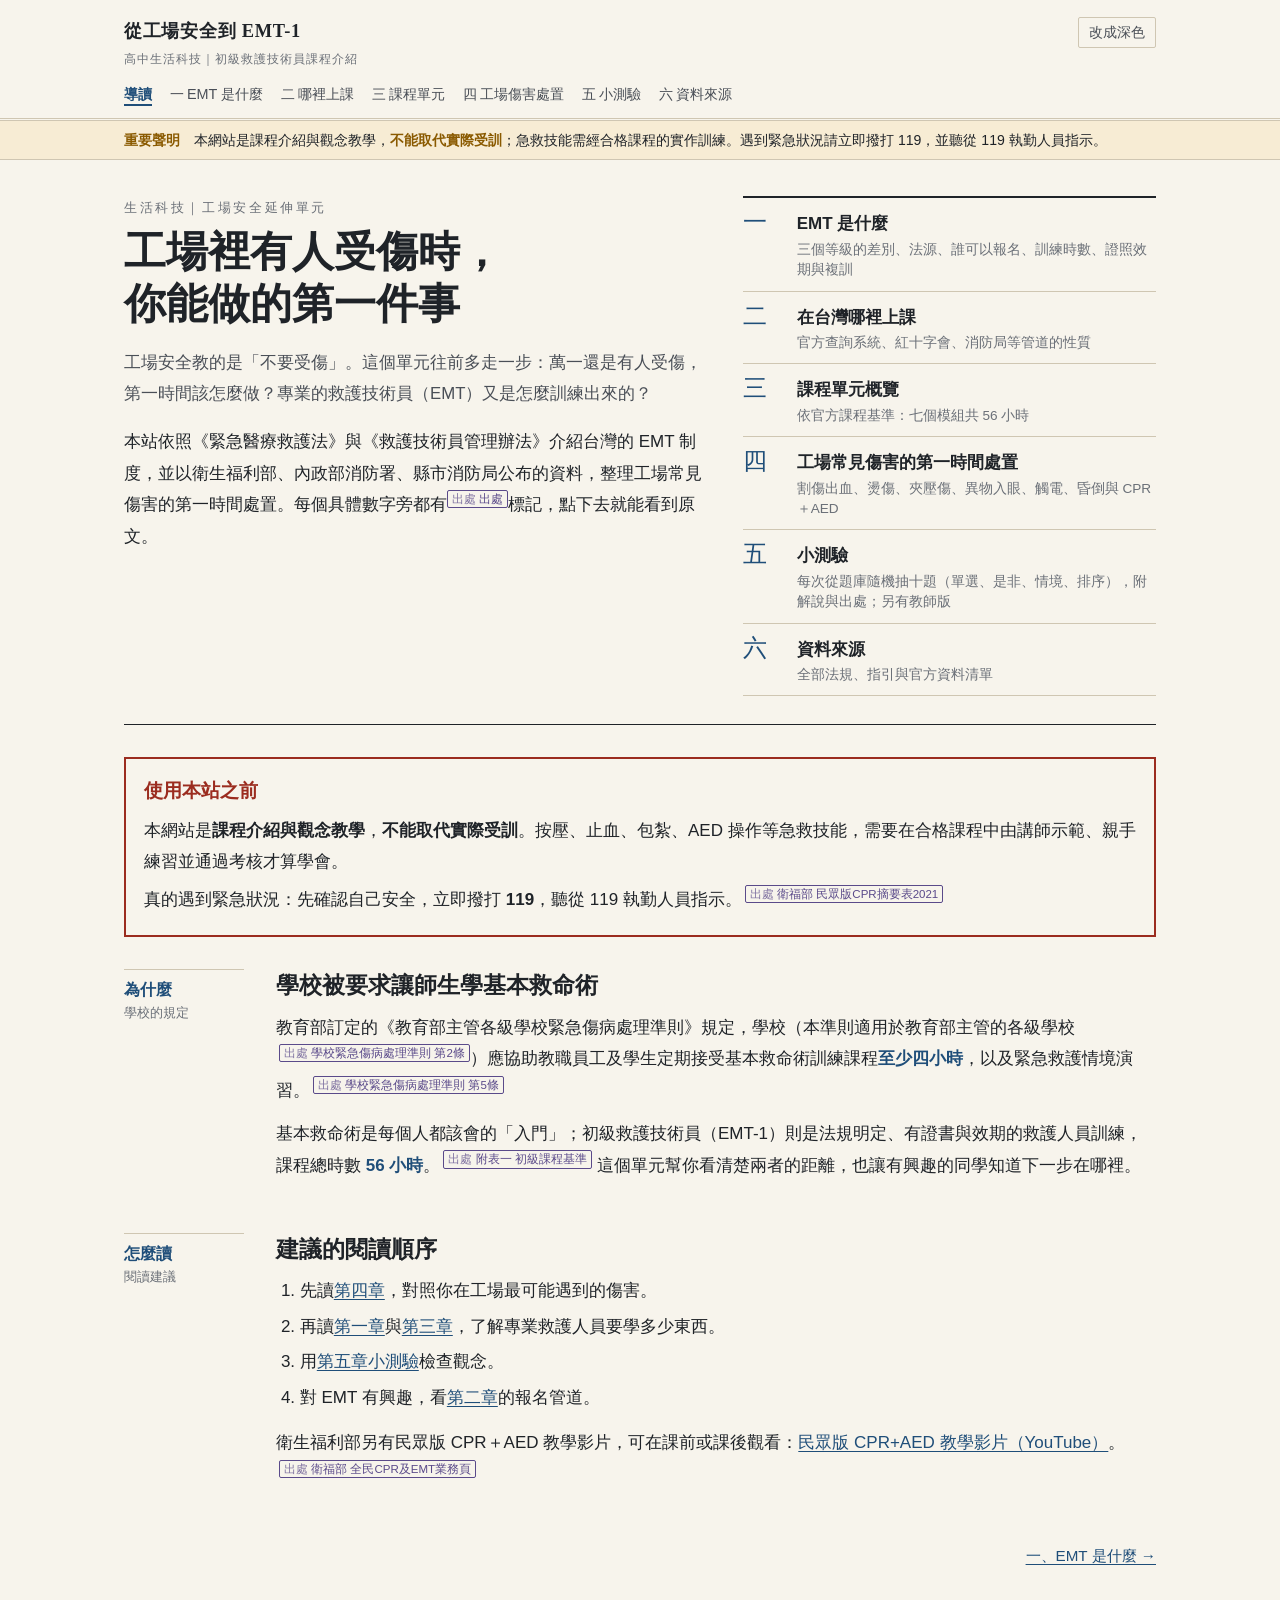
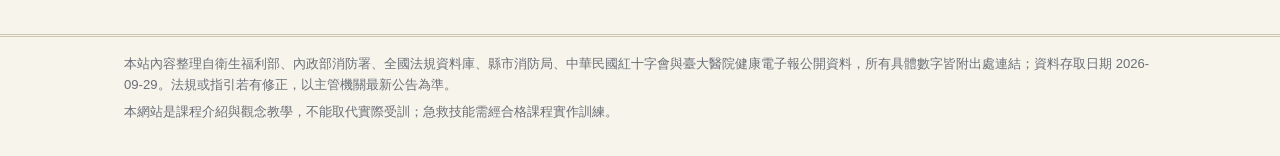
<file: index.html>
<!doctype html>
<html lang="zh-Hant-TW">
<head>
<meta charset="utf-8">
<meta name="viewport" content="width=device-width, initial-scale=1">
<title>EMT 課程導讀</title>
<meta name="description" content="高中生活科技課：從工場安全延伸認識初級救護技術員（EMT-1）課程">
<meta name="color-scheme" content="light dark">
<link rel="icon" href="data:image/svg+xml,%3Csvg xmlns='http://www.w3.org/2000/svg' viewBox='0 0 16 16'%3E%3Crect width='16' height='16' rx='2' fill='%231f4e79'/%3E%3Cpath d='M6 3h4v3h3v4h-3v3H6v-3H3V6h3z' fill='%23f7f4ec'/%3E%3C/svg%3E">
<script>try{var t=localStorage.getItem("emt-theme");if(t==="dark"||t==="light")document.documentElement.setAttribute("data-theme",t);}catch(e){}</script>
<link rel="stylesheet" href="assets/style.css">
</head>
<body>
<a class="skip" href="#main">跳到主要內容</a>
<header class="masthead">
  <div class="masthead-inner">
    <a class="brand" href="index.html">從工場安全到 EMT-1<small>高中生活科技｜初級救護技術員課程介紹</small></a>
    <button class="theme-btn" id="theme-btn" type="button">深淺色</button>
  </div>
  <nav class="toc" aria-label="章節">
    <ol>
      <li><a href="index.html" aria-current="page">導讀</a></li>
      <li><a href="emt.html"><span class="n">一</span>EMT 是什麼</a></li>
      <li><a href="where.html"><span class="n">二</span>哪裡上課</a></li>
      <li><a href="units.html"><span class="n">三</span>課程單元</a></li>
      <li><a href="first-aid.html"><span class="n">四</span>工場傷害處置</a></li>
      <li><a href="quiz.html"><span class="n">五</span>小測驗</a></li>
      <li><a href="sources.html"><span class="n">六</span>資料來源</a></li>
    </ol>
  </nav>
</header>
<div class="notice" role="note"><p><strong>重要聲明</strong>　本網站是課程介紹與觀念教學，<strong>不能取代實際受訓</strong>；急救技能需經合格課程的實作訓練。遇到緊急狀況請立即撥打 119，並聽從 119 執勤人員指示。</p></div>
<main id="main" class="page">
<section class="hero">
  <div>
    <p class="kicker">生活科技｜工場安全延伸單元</p>
    <h1>工場裡有人受傷時，<br>你能做的第一件事</h1>
    <p class="lede">工場安全教的是「不要受傷」。這個單元往前多走一步：萬一還是有人受傷，第一時間該怎麼做？專業的救護技術員（EMT）又是怎麼訓練出來的？</p>
    <p>本站依照《緊急醫療救護法》與《救護技術員管理辦法》介紹台灣的 EMT 制度，並以衛生福利部、內政部消防署、縣市消防局公布的資料，整理工場常見傷害的第一時間處置。每個具體數字旁都有<a class="cite" href="sources.html" style="margin-left:0">出處</a>標記，點下去就能看到原文。</p>
  </div>
  <div>
    <ol class="contents">
      <li><a href="emt.html"><span class="n">一</span><span><span class="t">EMT 是什麼</span><span class="d">三個等級的差別、法源、誰可以報名、訓練時數、證照效期與複訓</span></span></a></li>
      <li><a href="where.html"><span class="n">二</span><span><span class="t">在台灣哪裡上課</span><span class="d">官方查詢系統、紅十字會、消防局等管道的性質</span></span></a></li>
      <li><a href="units.html"><span class="n">三</span><span><span class="t">課程單元概覽</span><span class="d">依官方課程基準：七個模組共 56 小時</span></span></a></li>
      <li><a href="first-aid.html"><span class="n">四</span><span><span class="t">工場常見傷害的第一時間處置</span><span class="d">割傷出血、燙傷、夾壓傷、異物入眼、觸電、昏倒與 CPR＋AED</span></span></a></li>
      <li><a href="quiz.html"><span class="n">五</span><span><span class="t">小測驗</span><span class="d">每次從題庫隨機抽十題（單選、是非、情境、排序），附解說與出處；另有教師版</span></span></a></li>
      <li><a href="sources.html"><span class="n">六</span><span><span class="t">資料來源</span><span class="d">全部法規、指引與官方資料清單</span></span></a></li>
    </ol>
  </div>
</section>

<div class="disclaimer-big" role="note">
  <h2>使用本站之前</h2>
  <p>本網站是<strong>課程介紹與觀念教學</strong>，<strong>不能取代實際受訓</strong>。按壓、止血、包紮、AED 操作等急救技能，需要在合格課程中由講師示範、親手練習並通過考核才算學會。</p>
  <p>真的遇到緊急狀況：先確認自己安全，立即撥打 <strong>119</strong>，聽從 119 執勤人員指示。<a class="cite" href="https://dep.mohw.gov.tw/DOMA/dl-13882-22bd0839-e9ad-45b6-8665-1bdd2344446a.html" target="_blank" rel="noopener" title="衛生福利部（民國 110 年 4 月 23 日修訂）。民眾版心肺復甦術參考指引摘要表（2021 年版）（PDF）">衛福部 民眾版CPR摘要表2021</a></p>
</div>

<section class="sec">
  <div class="margin"><span class="tag">為什麼</span>學校的規定</div>
  <div class="body">
    <h2>學校被要求讓師生學基本救命術</h2>
    <p>教育部訂定的《教育部主管各級學校緊急傷病處理準則》規定，學校（本準則適用於教育部主管的各級學校 <a class="cite" href="https://law.moj.gov.tw/LawClass/LawSingle.aspx?pcode=H0020053&amp;flno=2" target="_blank" rel="noopener" title="教育部主管各級學校緊急傷病處理準則 第 2 條（適用於教育部主管之各級學校）">學校緊急傷病處理準則 第2條</a>）應協助教職員工及學生定期接受基本救命術訓練課程<span class="num">至少四小時</span>，以及緊急救護情境演習。<a class="cite" href="https://law.moj.gov.tw/LawClass/LawSingle.aspx?pcode=H0020053&amp;flno=5" target="_blank" rel="noopener" title="教育部主管各級學校緊急傷病處理準則 第 5 條（師生定期接受基本救命術至少四小時）">學校緊急傷病處理準則 第5條</a></p>
    <p>基本救命術是每個人都該會的「入門」；初級救護技術員（EMT-1）則是法規明定、有證書與效期的救護人員訓練，課程總時數 <span class="num">56 小時</span>。<a class="cite" href="https://law.moj.gov.tw/LawClass/LawGetFile.ashx?FileId=0000368758&amp;lan=C" target="_blank" rel="noopener" title="救護技術員管理辦法 附表一：初級救護技術員訓練課程基準（PDF）">附表一 初級課程基準</a> 這個單元幫你看清楚兩者的距離，也讓有興趣的同學知道下一步在哪裡。</p>
  </div>
</section>

<section class="sec">
  <div class="margin"><span class="tag">怎麼讀</span>閱讀建議</div>
  <div class="body">
    <h2>建議的閱讀順序</h2>
    <ol class="steps">
      <li>先讀<a href="first-aid.html">第四章</a>，對照你在工場最可能遇到的傷害。</li>
      <li>再讀<a href="emt.html">第一章</a>與<a href="units.html">第三章</a>，了解專業救護人員要學多少東西。</li>
      <li>用<a href="quiz.html">第五章小測驗</a>檢查觀念。</li>
      <li>對 EMT 有興趣，看<a href="where.html">第二章</a>的報名管道。</li>
    </ol>
    <p>衛生福利部另有民眾版 CPR＋AED 教學影片，可在課前或課後觀看：<a href="https://youtu.be/CKqW5FScAD8" target="_blank" rel="noopener">民眾版 CPR+AED 教學影片（YouTube）</a>。<a class="cite" href="https://dep.mohw.gov.tw/DOMA/cp-2710-7586-106.html" target="_blank" rel="noopener" title="衛生福利部醫事司。全民 CPR 及 AED 推動、救護技術員（EMT）制度等相關業務">衛福部 全民CPR及EMT業務頁</a></p>
  </div>
</section>
<nav class="pager" aria-label="上下頁"><span></span><a href="emt.html">一、EMT 是什麼 →</a></nav>
</main>
<footer class="colophon">
  <div>
    <p>本站內容整理自衛生福利部、內政部消防署、全國法規資料庫、縣市消防局、中華民國紅十字會與臺大醫院健康電子報公開資料，所有具體數字皆附出處連結；資料存取日期 2026-09-29。法規或指引若有修正，以主管機關最新公告為準。</p>
    <p>本網站是課程介紹與觀念教學，不能取代實際受訓；急救技能需經合格課程實作訓練。</p>
  </div>
</footer>
<script src="assets/app.js"></script>
</body>
</html>
</file>
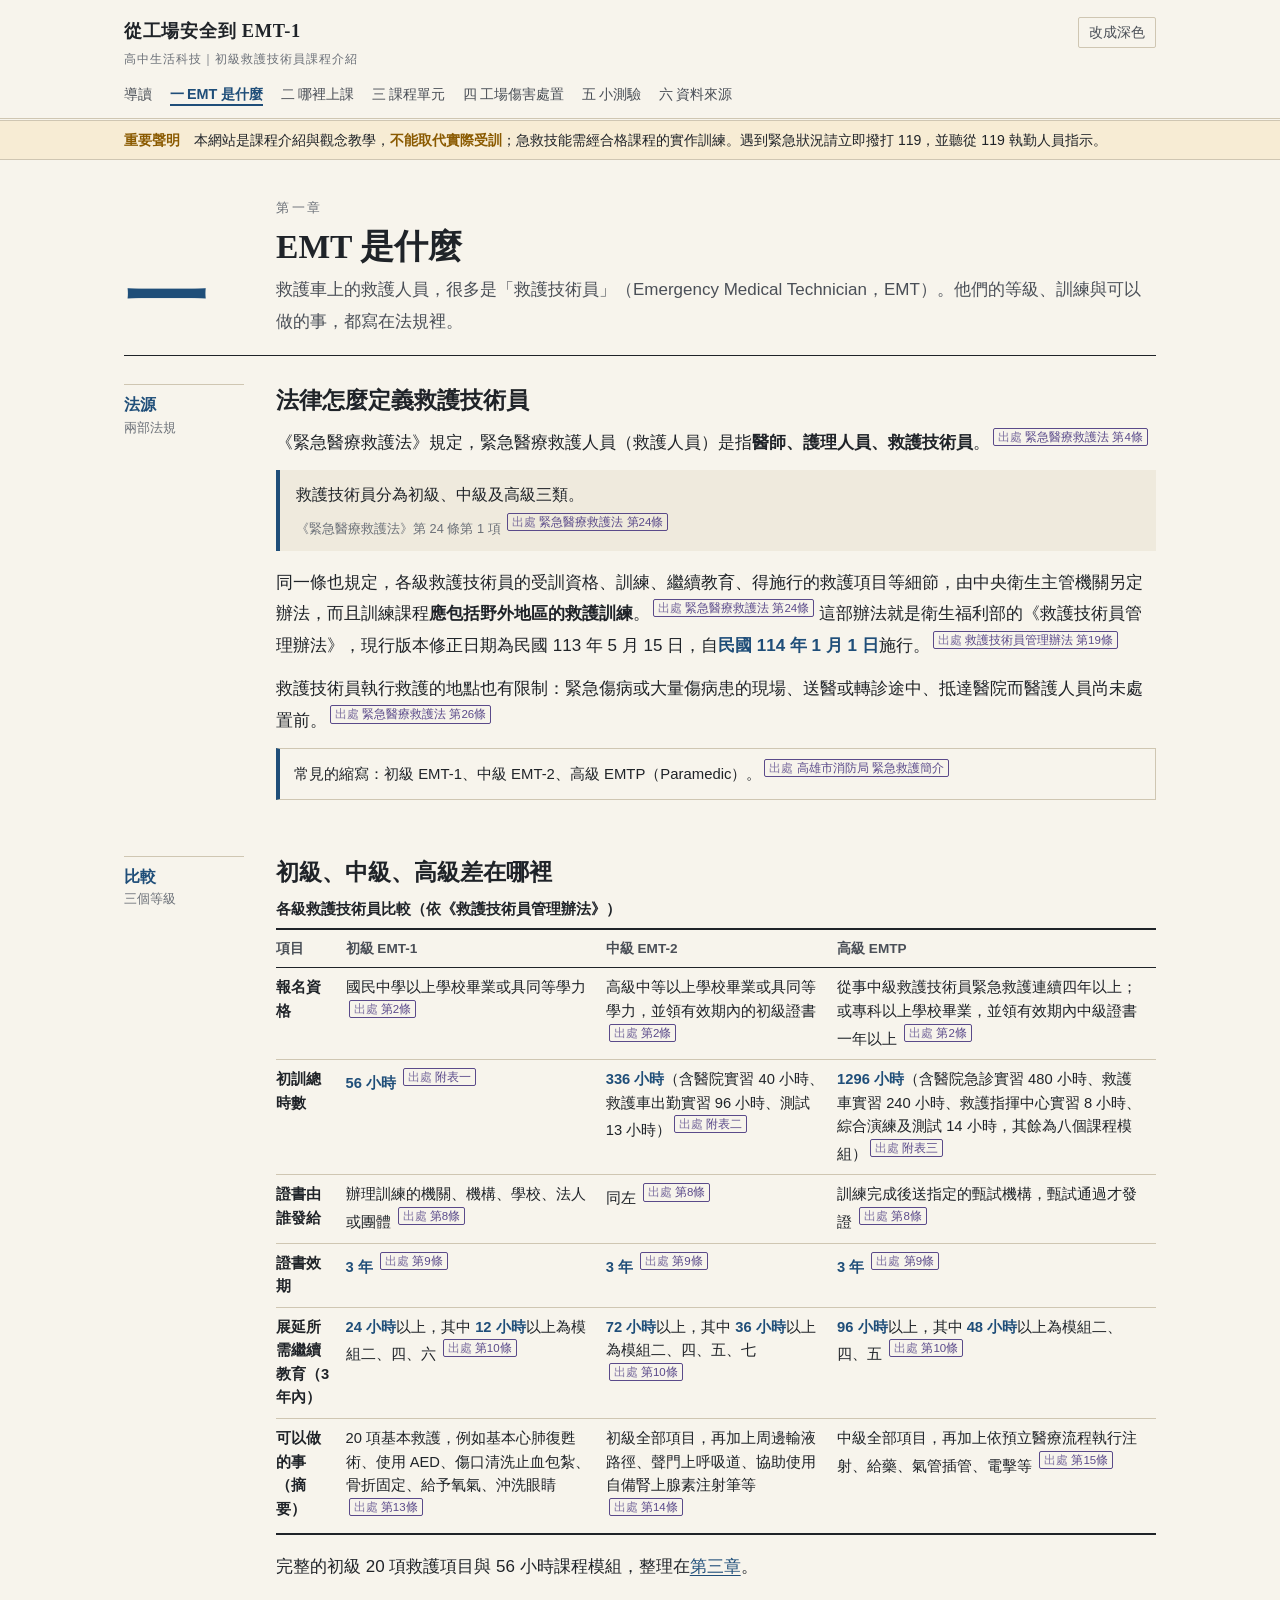
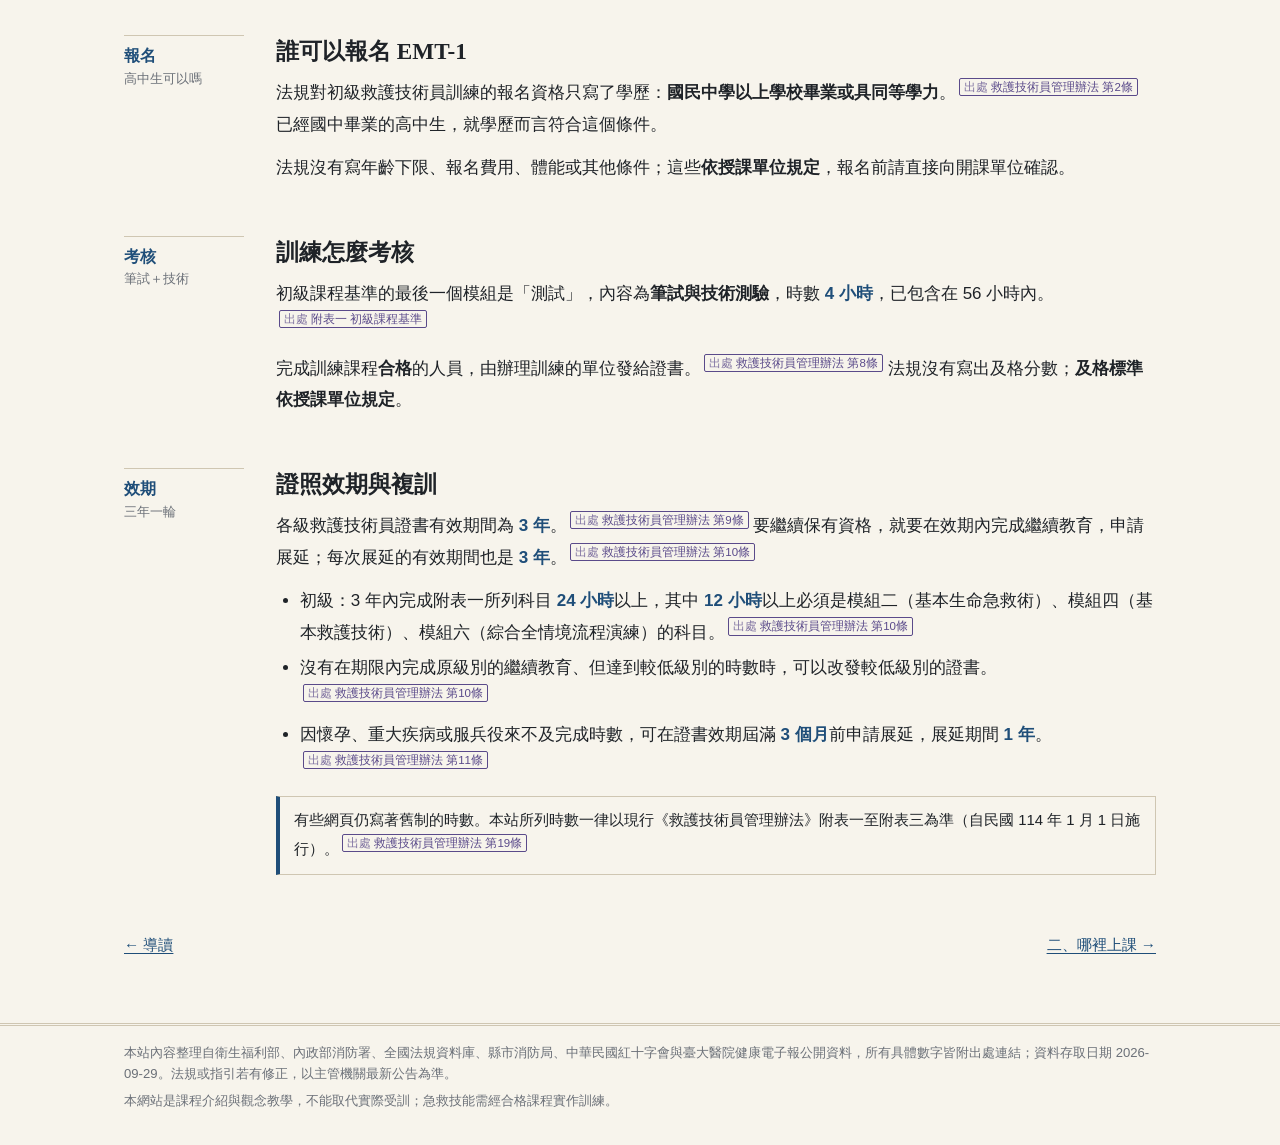
<file: emt.html>
<!doctype html>
<html lang="zh-Hant-TW">
<head>
<meta charset="utf-8">
<meta name="viewport" content="width=device-width, initial-scale=1">
<title>EMT 是什麼</title>
<meta name="description" content="初級、中級、高級救護技術員的法源、報名資格、訓練時數、證照效期與繼續教育">
<meta name="color-scheme" content="light dark">
<link rel="icon" href="data:image/svg+xml,%3Csvg xmlns='http://www.w3.org/2000/svg' viewBox='0 0 16 16'%3E%3Crect width='16' height='16' rx='2' fill='%231f4e79'/%3E%3Cpath d='M6 3h4v3h3v4h-3v3H6v-3H3V6h3z' fill='%23f7f4ec'/%3E%3C/svg%3E">
<script>try{var t=localStorage.getItem("emt-theme");if(t==="dark"||t==="light")document.documentElement.setAttribute("data-theme",t);}catch(e){}</script>
<link rel="stylesheet" href="assets/style.css">
</head>
<body>
<a class="skip" href="#main">跳到主要內容</a>
<header class="masthead">
  <div class="masthead-inner">
    <a class="brand" href="index.html">從工場安全到 EMT-1<small>高中生活科技｜初級救護技術員課程介紹</small></a>
    <button class="theme-btn" id="theme-btn" type="button">深淺色</button>
  </div>
  <nav class="toc" aria-label="章節">
    <ol>
      <li><a href="index.html">導讀</a></li>
      <li><a href="emt.html" aria-current="page"><span class="n">一</span>EMT 是什麼</a></li>
      <li><a href="where.html"><span class="n">二</span>哪裡上課</a></li>
      <li><a href="units.html"><span class="n">三</span>課程單元</a></li>
      <li><a href="first-aid.html"><span class="n">四</span>工場傷害處置</a></li>
      <li><a href="quiz.html"><span class="n">五</span>小測驗</a></li>
      <li><a href="sources.html"><span class="n">六</span>資料來源</a></li>
    </ol>
  </nav>
</header>
<div class="notice" role="note"><p><strong>重要聲明</strong>　本網站是課程介紹與觀念教學，<strong>不能取代實際受訓</strong>；急救技能需經合格課程的實作訓練。遇到緊急狀況請立即撥打 119，並聽從 119 執勤人員指示。</p></div>
<main id="main" class="page">
<header class="chapter-head">
  <div class="chapter-no">一</div>
  <div>
    <p class="kicker">第一章</p>
    <h1>EMT 是什麼</h1>
    <p class="lede">救護車上的救護人員，很多是「救護技術員」（Emergency Medical Technician，EMT）。他們的等級、訓練與可以做的事，都寫在法規裡。</p>
  </div>
</header>

<section class="sec">
  <div class="margin"><span class="tag">法源</span>兩部法規</div>
  <div class="body">
    <h2>法律怎麼定義救護技術員</h2>
    <p>《緊急醫療救護法》規定，緊急醫療救護人員（救護人員）是指<strong>醫師、護理人員、救護技術員</strong>。<a class="cite" href="https://law.moj.gov.tw/LawClass/LawSingle.aspx?pcode=L0020045&amp;flno=4" target="_blank" rel="noopener" title="緊急醫療救護法 第 4 條（救護人員指醫師、護理人員、救護技術員）">緊急醫療救護法 第4條</a></p>
    <blockquote class="law">救護技術員分為初級、中級及高級三類。
      <footer>《緊急醫療救護法》第 24 條第 1 項 <a class="cite" href="https://law.moj.gov.tw/LawClass/LawSingle.aspx?pcode=L0020045&amp;flno=24" target="_blank" rel="noopener" title="緊急醫療救護法 第 24 條（救護技術員分初、中、高三級）">緊急醫療救護法 第24條</a></footer></blockquote>
    <p>同一條也規定，各級救護技術員的受訓資格、訓練、繼續教育、得施行的救護項目等細節，由中央衛生主管機關另定辦法，而且訓練課程<strong>應包括野外地區的救護訓練</strong>。<a class="cite" href="https://law.moj.gov.tw/LawClass/LawSingle.aspx?pcode=L0020045&amp;flno=24" target="_blank" rel="noopener" title="緊急醫療救護法 第 24 條（救護技術員分初、中、高三級）">緊急醫療救護法 第24條</a> 這部辦法就是衛生福利部的《救護技術員管理辦法》，現行版本修正日期為民國 113 年 5 月 15 日，自<span class="num">民國 114 年 1 月 1 日</span>施行。<a class="cite" href="https://law.moj.gov.tw/LawClass/LawSingle.aspx?pcode=L0020141&amp;flno=19" target="_blank" rel="noopener" title="救護技術員管理辦法 第 19 條（自民國 114 年 1 月 1 日施行）">救護技術員管理辦法 第19條</a></p>
    <p>救護技術員執行救護的地點也有限制：緊急傷病或大量傷病患的現場、送醫或轉診途中、抵達醫院而醫護人員尚未處置前。<a class="cite" href="https://law.moj.gov.tw/LawClass/LawSingle.aspx?pcode=L0020045&amp;flno=26" target="_blank" rel="noopener" title="緊急醫療救護法 第 26 條（救護技術員施行救護的地點）">緊急醫療救護法 第26條</a></p>
    <div class="aside-box info"><p>常見的縮寫：初級 EMT-1、中級 EMT-2、高級 EMTP（Paramedic）。<a class="cite" href="https://fdkc.kcg.gov.tw/cp.aspx?n=17D7056A665C7AF6" target="_blank" rel="noopener" title="高雄市政府消防局。緊急救護簡介">高雄市消防局 緊急救護簡介</a></p></div>
  </div>
</section>

<section class="sec">
  <div class="margin"><span class="tag">比較</span>三個等級</div>
  <div class="body">
    <h2>初級、中級、高級差在哪裡</h2>
    <table class="tbl stack">
      <caption>各級救護技術員比較（依《救護技術員管理辦法》）</caption>
      <thead>
        <tr><th scope="col">項目</th><th scope="col">初級 EMT-1</th><th scope="col">中級 EMT-2</th><th scope="col">高級 EMTP</th></tr>
      </thead>
      <tbody>
        <tr>
          <th scope="row">報名資格</th>
          <td data-l="初級">國民中學以上學校畢業或具同等學力 <a class="cite" href="https://law.moj.gov.tw/LawClass/LawSingle.aspx?pcode=L0020141&amp;flno=2" target="_blank" rel="noopener" title="救護技術員管理辦法 第 2 條（各級報名資格）">第2條</a></td>
          <td data-l="中級">高級中等以上學校畢業或具同等學力，並領有效期內的初級證書 <a class="cite" href="https://law.moj.gov.tw/LawClass/LawSingle.aspx?pcode=L0020141&amp;flno=2" target="_blank" rel="noopener" title="救護技術員管理辦法 第 2 條（各級報名資格）">第2條</a></td>
          <td data-l="高級">從事中級救護技術員緊急救護連續四年以上；或專科以上學校畢業，並領有效期內中級證書一年以上 <a class="cite" href="https://law.moj.gov.tw/LawClass/LawSingle.aspx?pcode=L0020141&amp;flno=2" target="_blank" rel="noopener" title="救護技術員管理辦法 第 2 條（各級報名資格）">第2條</a></td>
        </tr>
        <tr>
          <th scope="row">初訓總時數</th>
          <td data-l="初級"><span class="num">56 小時</span> <a class="cite" href="https://law.moj.gov.tw/LawClass/LawGetFile.ashx?FileId=0000368758&amp;lan=C" target="_blank" rel="noopener" title="救護技術員管理辦法 附表一：初級救護技術員訓練課程基準（PDF）">附表一</a></td>
          <td data-l="中級"><span class="num">336 小時</span>（含醫院實習 40 小時、救護車出勤實習 96 小時、測試 13 小時）<a class="cite" href="https://law.moj.gov.tw/LawClass/LawGetFile.ashx?FileId=0000368759&amp;lan=C" target="_blank" rel="noopener" title="救護技術員管理辦法 附表二：中級救護技術員訓練課程基準（PDF）">附表二</a></td>
          <td data-l="高級"><span class="num">1296 小時</span>（含醫院急診實習 480 小時、救護車實習 240 小時、救護指揮中心實習 8 小時、綜合演練及測試 14 小時，其餘為八個課程模組）<a class="cite" href="https://law.moj.gov.tw/LawClass/LawGetFile.ashx?FileId=0000368760&amp;lan=C" target="_blank" rel="noopener" title="救護技術員管理辦法 附表三：高級救護技術員訓練課程基準（PDF）">附表三</a></td>
        </tr>
        <tr>
          <th scope="row">證書由誰發給</th>
          <td data-l="初級">辦理訓練的機關、機構、學校、法人或團體 <a class="cite" href="https://law.moj.gov.tw/LawClass/LawSingle.aspx?pcode=L0020141&amp;flno=8" target="_blank" rel="noopener" title="救護技術員管理辦法 第 8 條（證書由誰發給；高級須甄試）">第8條</a></td>
          <td data-l="中級">同左 <a class="cite" href="https://law.moj.gov.tw/LawClass/LawSingle.aspx?pcode=L0020141&amp;flno=8" target="_blank" rel="noopener" title="救護技術員管理辦法 第 8 條（證書由誰發給；高級須甄試）">第8條</a></td>
          <td data-l="高級">訓練完成後送指定的甄試機構，甄試通過才發證 <a class="cite" href="https://law.moj.gov.tw/LawClass/LawSingle.aspx?pcode=L0020141&amp;flno=8" target="_blank" rel="noopener" title="救護技術員管理辦法 第 8 條（證書由誰發給；高級須甄試）">第8條</a></td>
        </tr>
        <tr>
          <th scope="row">證書效期</th>
          <td data-l="初級"><span class="num">3 年</span> <a class="cite" href="https://law.moj.gov.tw/LawClass/LawSingle.aspx?pcode=L0020141&amp;flno=9" target="_blank" rel="noopener" title="救護技術員管理辦法 第 9 條（證書有效期間三年）">第9條</a></td>
          <td data-l="中級"><span class="num">3 年</span> <a class="cite" href="https://law.moj.gov.tw/LawClass/LawSingle.aspx?pcode=L0020141&amp;flno=9" target="_blank" rel="noopener" title="救護技術員管理辦法 第 9 條（證書有效期間三年）">第9條</a></td>
          <td data-l="高級"><span class="num">3 年</span> <a class="cite" href="https://law.moj.gov.tw/LawClass/LawSingle.aspx?pcode=L0020141&amp;flno=9" target="_blank" rel="noopener" title="救護技術員管理辦法 第 9 條（證書有效期間三年）">第9條</a></td>
        </tr>
        <tr>
          <th scope="row">展延所需繼續教育（3 年內）</th>
          <td data-l="初級"><span class="num">24 小時</span>以上，其中 <span class="num">12 小時</span>以上為模組二、四、六 <a class="cite" href="https://law.moj.gov.tw/LawClass/LawSingle.aspx?pcode=L0020141&amp;flno=10" target="_blank" rel="noopener" title="救護技術員管理辦法 第 10 條（繼續教育時數與展延）">第10條</a></td>
          <td data-l="中級"><span class="num">72 小時</span>以上，其中 <span class="num">36 小時</span>以上為模組二、四、五、七 <a class="cite" href="https://law.moj.gov.tw/LawClass/LawSingle.aspx?pcode=L0020141&amp;flno=10" target="_blank" rel="noopener" title="救護技術員管理辦法 第 10 條（繼續教育時數與展延）">第10條</a></td>
          <td data-l="高級"><span class="num">96 小時</span>以上，其中 <span class="num">48 小時</span>以上為模組二、四、五 <a class="cite" href="https://law.moj.gov.tw/LawClass/LawSingle.aspx?pcode=L0020141&amp;flno=10" target="_blank" rel="noopener" title="救護技術員管理辦法 第 10 條（繼續教育時數與展延）">第10條</a></td>
        </tr>
        <tr>
          <th scope="row">可以做的事（摘要）</th>
          <td data-l="初級">20 項基本救護，例如基本心肺復甦術、使用 AED、傷口清洗止血包紮、骨折固定、給予氧氣、沖洗眼睛 <a class="cite" href="https://law.moj.gov.tw/LawClass/LawSingle.aspx?pcode=L0020141&amp;flno=13" target="_blank" rel="noopener" title="救護技術員管理辦法 第 13 條（初級救護技術員得施行之救護項目）">第13條</a></td>
          <td data-l="中級">初級全部項目，再加上周邊輸液路徑、聲門上呼吸道、協助使用自備腎上腺素注射筆等 <a class="cite" href="https://law.moj.gov.tw/LawClass/LawSingle.aspx?pcode=L0020141&amp;flno=14" target="_blank" rel="noopener" title="救護技術員管理辦法 第 14 條（中級救護技術員得施行之救護項目）">第14條</a></td>
          <td data-l="高級">中級全部項目，再加上依預立醫療流程執行注射、給藥、氣管插管、電擊等 <a class="cite" href="https://law.moj.gov.tw/LawClass/LawSingle.aspx?pcode=L0020141&amp;flno=15" target="_blank" rel="noopener" title="救護技術員管理辦法 第 15 條（高級救護技術員得施行之救護項目）">第15條</a></td>
        </tr>
      </tbody>
    </table>
    <p>完整的初級 20 項救護項目與 56 小時課程模組，整理在<a href="units.html">第三章</a>。</p>
  </div>
</section>

<section class="sec">
  <div class="margin"><span class="tag">報名</span>高中生可以嗎</div>
  <div class="body">
    <h2>誰可以報名 EMT-1</h2>
    <p>法規對初級救護技術員訓練的報名資格只寫了學歷：<strong>國民中學以上學校畢業或具同等學力</strong>。<a class="cite" href="https://law.moj.gov.tw/LawClass/LawSingle.aspx?pcode=L0020141&amp;flno=2" target="_blank" rel="noopener" title="救護技術員管理辦法 第 2 條（各級報名資格）">救護技術員管理辦法 第2條</a> 已經國中畢業的高中生，就學歷而言符合這個條件。</p>
    <p>法規沒有寫年齡下限、報名費用、體能或其他條件；這些<strong>依授課單位規定</strong>，報名前請直接向開課單位確認。</p>
  </div>
</section>

<section class="sec">
  <div class="margin"><span class="tag">考核</span>筆試＋技術</div>
  <div class="body">
    <h2>訓練怎麼考核</h2>
    <p>初級課程基準的最後一個模組是「測試」，內容為<strong>筆試與技術測驗</strong>，時數 <span class="num">4 小時</span>，已包含在 56 小時內。<a class="cite" href="https://law.moj.gov.tw/LawClass/LawGetFile.ashx?FileId=0000368758&amp;lan=C" target="_blank" rel="noopener" title="救護技術員管理辦法 附表一：初級救護技術員訓練課程基準（PDF）">附表一 初級課程基準</a></p>
    <p>完成訓練課程<strong>合格</strong>的人員，由辦理訓練的單位發給證書。<a class="cite" href="https://law.moj.gov.tw/LawClass/LawSingle.aspx?pcode=L0020141&amp;flno=8" target="_blank" rel="noopener" title="救護技術員管理辦法 第 8 條（證書由誰發給；高級須甄試）">救護技術員管理辦法 第8條</a> 法規沒有寫出及格分數；<strong>及格標準依授課單位規定</strong>。</p>
  </div>
</section>

<section class="sec">
  <div class="margin"><span class="tag">效期</span>三年一輪</div>
  <div class="body">
    <h2>證照效期與複訓</h2>
    <p>各級救護技術員證書有效期間為 <span class="num">3 年</span>。<a class="cite" href="https://law.moj.gov.tw/LawClass/LawSingle.aspx?pcode=L0020141&amp;flno=9" target="_blank" rel="noopener" title="救護技術員管理辦法 第 9 條（證書有效期間三年）">救護技術員管理辦法 第9條</a> 要繼續保有資格，就要在效期內完成繼續教育，申請展延；每次展延的有效期間也是 <span class="num">3 年</span>。<a class="cite" href="https://law.moj.gov.tw/LawClass/LawSingle.aspx?pcode=L0020141&amp;flno=10" target="_blank" rel="noopener" title="救護技術員管理辦法 第 10 條（繼續教育時數與展延）">救護技術員管理辦法 第10條</a></p>
    <ul class="plain">
      <li>初級：3 年內完成附表一所列科目 <span class="num">24 小時</span>以上，其中 <span class="num">12 小時</span>以上必須是模組二（基本生命急救術）、模組四（基本救護技術）、模組六（綜合全情境流程演練）的科目。<a class="cite" href="https://law.moj.gov.tw/LawClass/LawSingle.aspx?pcode=L0020141&amp;flno=10" target="_blank" rel="noopener" title="救護技術員管理辦法 第 10 條（繼續教育時數與展延）">救護技術員管理辦法 第10條</a></li>
      <li>沒有在期限內完成原級別的繼續教育、但達到較低級別的時數時，可以改發較低級別的證書。<a class="cite" href="https://law.moj.gov.tw/LawClass/LawSingle.aspx?pcode=L0020141&amp;flno=10" target="_blank" rel="noopener" title="救護技術員管理辦法 第 10 條（繼續教育時數與展延）">救護技術員管理辦法 第10條</a></li>
      <li>因懷孕、重大疾病或服兵役來不及完成時數，可在證書效期屆滿 <span class="num">3 個月</span>前申請展延，展延期間 <span class="num">1 年</span>。<a class="cite" href="https://law.moj.gov.tw/LawClass/LawSingle.aspx?pcode=L0020141&amp;flno=11" target="_blank" rel="noopener" title="救護技術員管理辦法 第 11 條（懷孕、重大疾病、服兵役得展延一年）">救護技術員管理辦法 第11條</a></li>
    </ul>
    <div class="aside-box info"><p>有些網頁仍寫著舊制的時數。本站所列時數一律以現行《救護技術員管理辦法》附表一至附表三為準（自民國 114 年 1 月 1 日施行）。<a class="cite" href="https://law.moj.gov.tw/LawClass/LawSingle.aspx?pcode=L0020141&amp;flno=19" target="_blank" rel="noopener" title="救護技術員管理辦法 第 19 條（自民國 114 年 1 月 1 日施行）">救護技術員管理辦法 第19條</a></p></div>
  </div>
</section>
<nav class="pager" aria-label="上下頁"><a href="index.html">← 導讀</a><a href="where.html">二、哪裡上課 →</a></nav>
</main>
<footer class="colophon">
  <div>
    <p>本站內容整理自衛生福利部、內政部消防署、全國法規資料庫、縣市消防局、中華民國紅十字會與臺大醫院健康電子報公開資料，所有具體數字皆附出處連結；資料存取日期 2026-09-29。法規或指引若有修正，以主管機關最新公告為準。</p>
    <p>本網站是課程介紹與觀念教學，不能取代實際受訓；急救技能需經合格課程實作訓練。</p>
  </div>
</footer>
<script src="assets/app.js"></script>
</body>
</html>
</file>
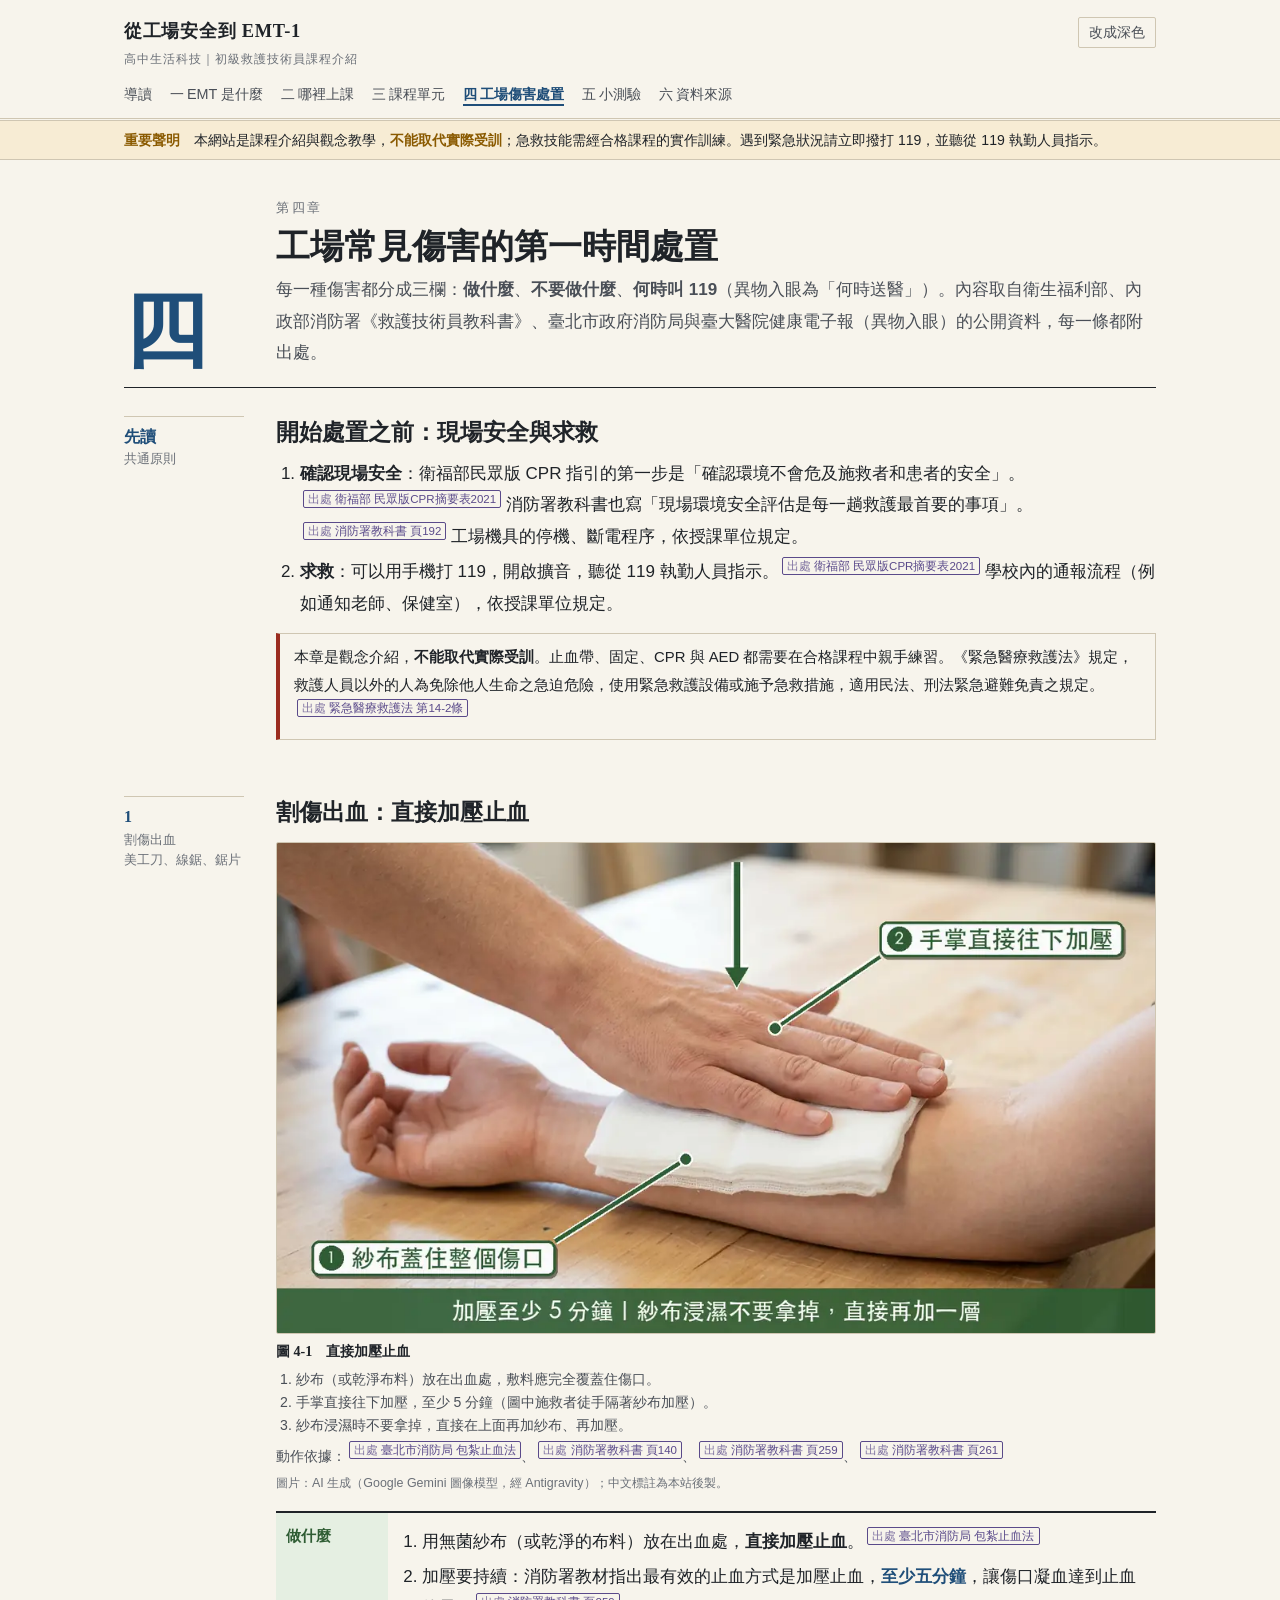
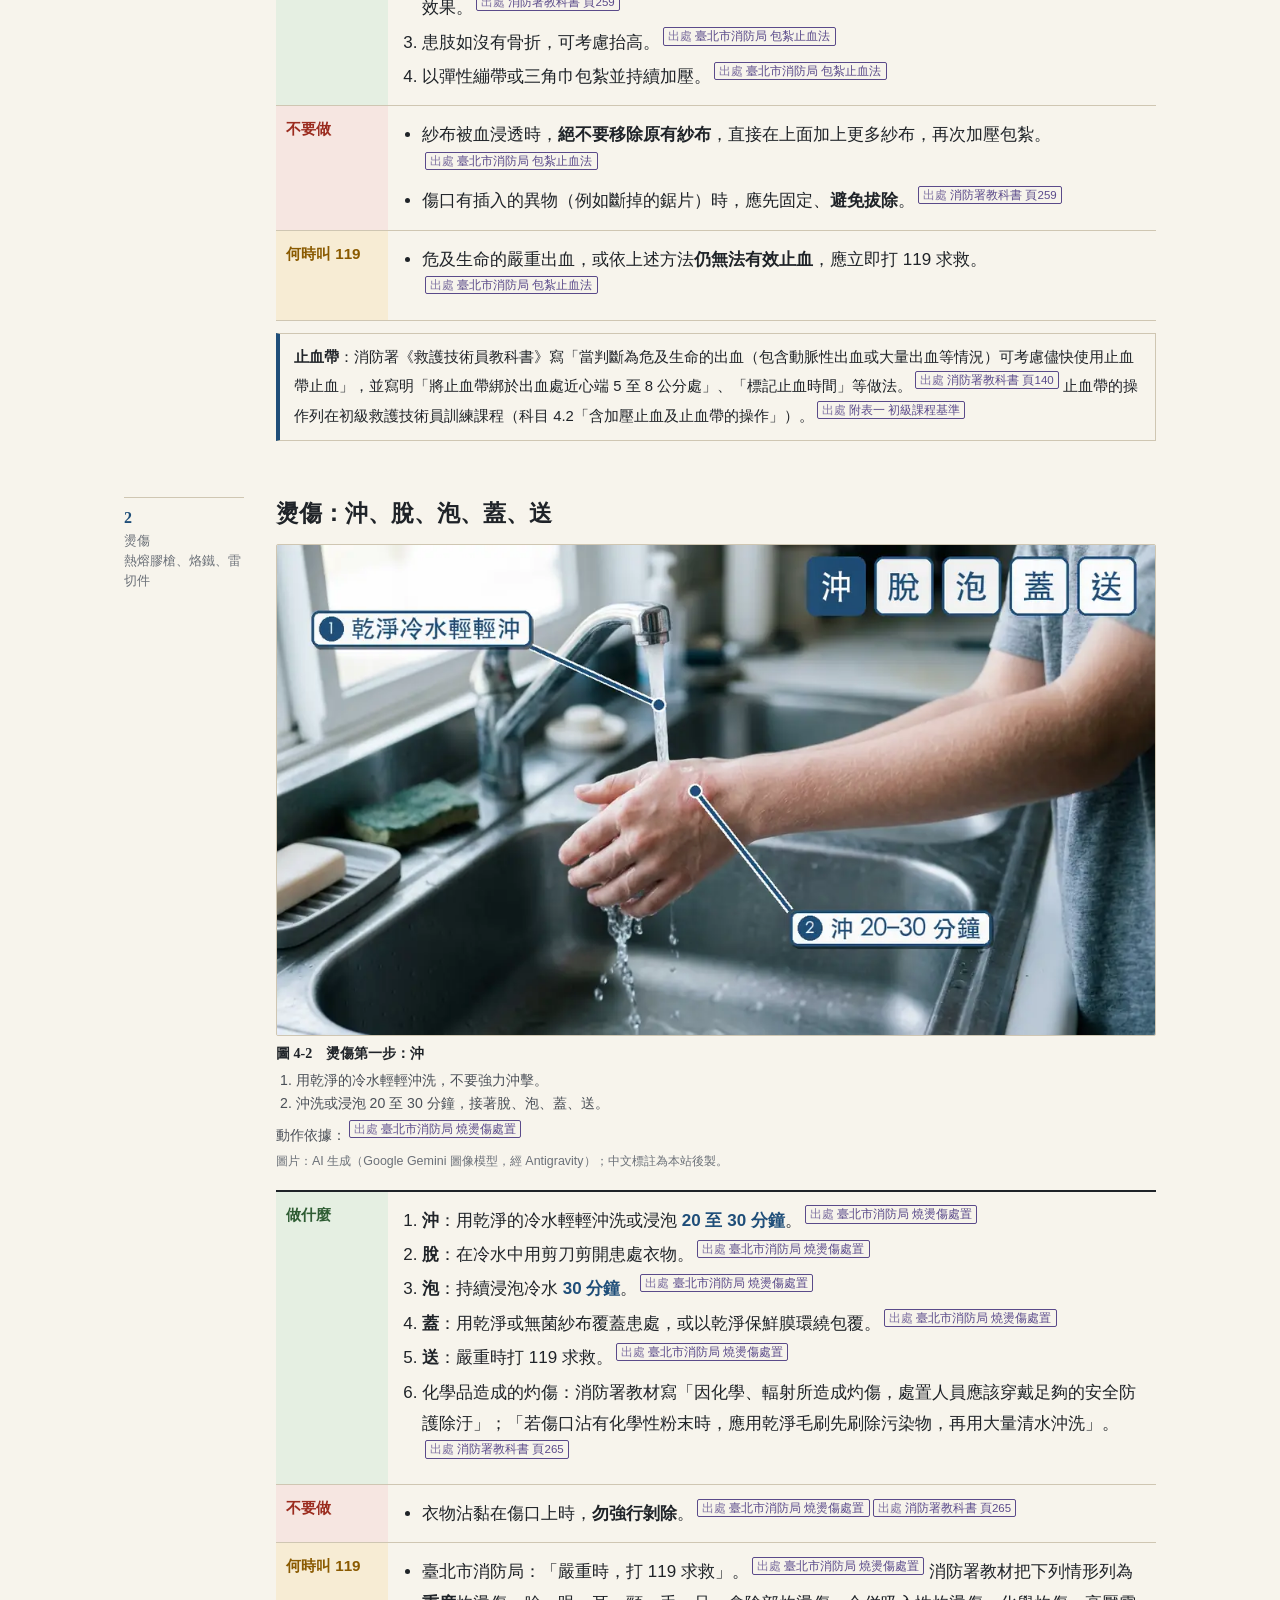
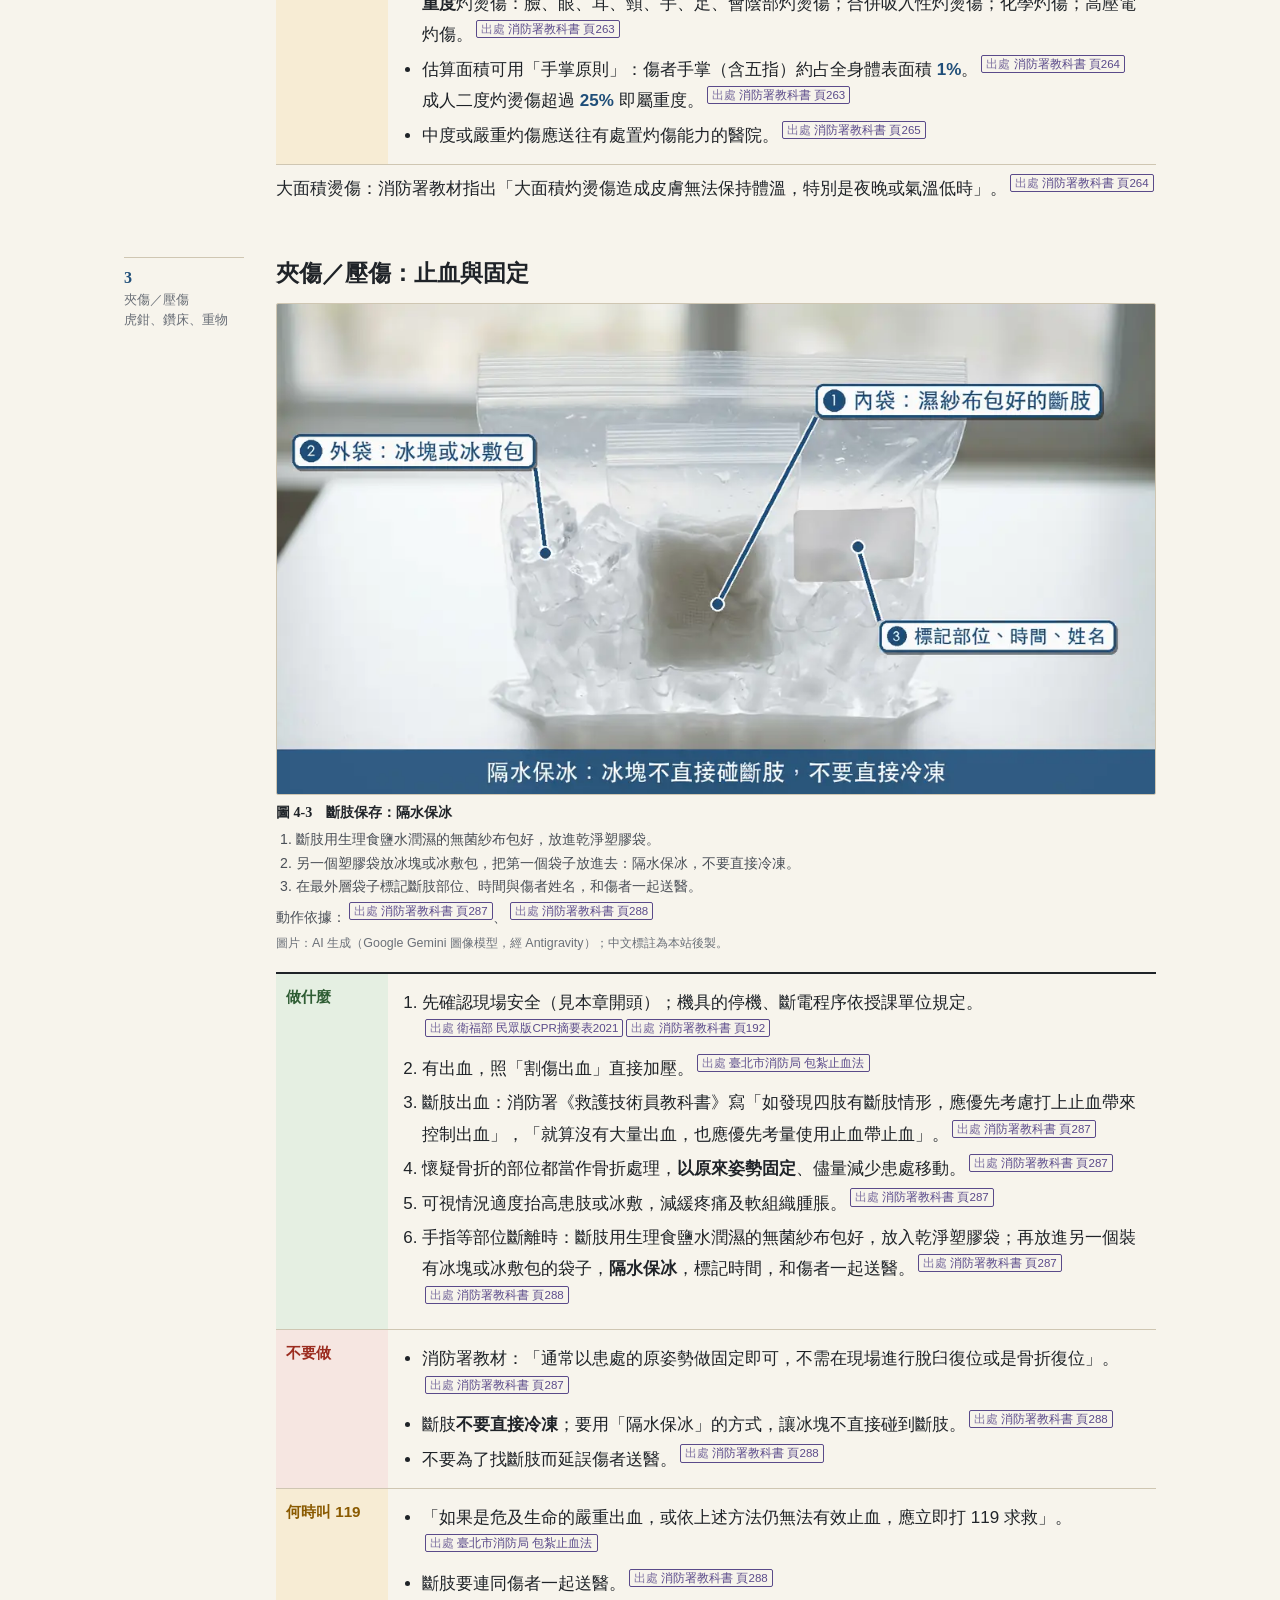
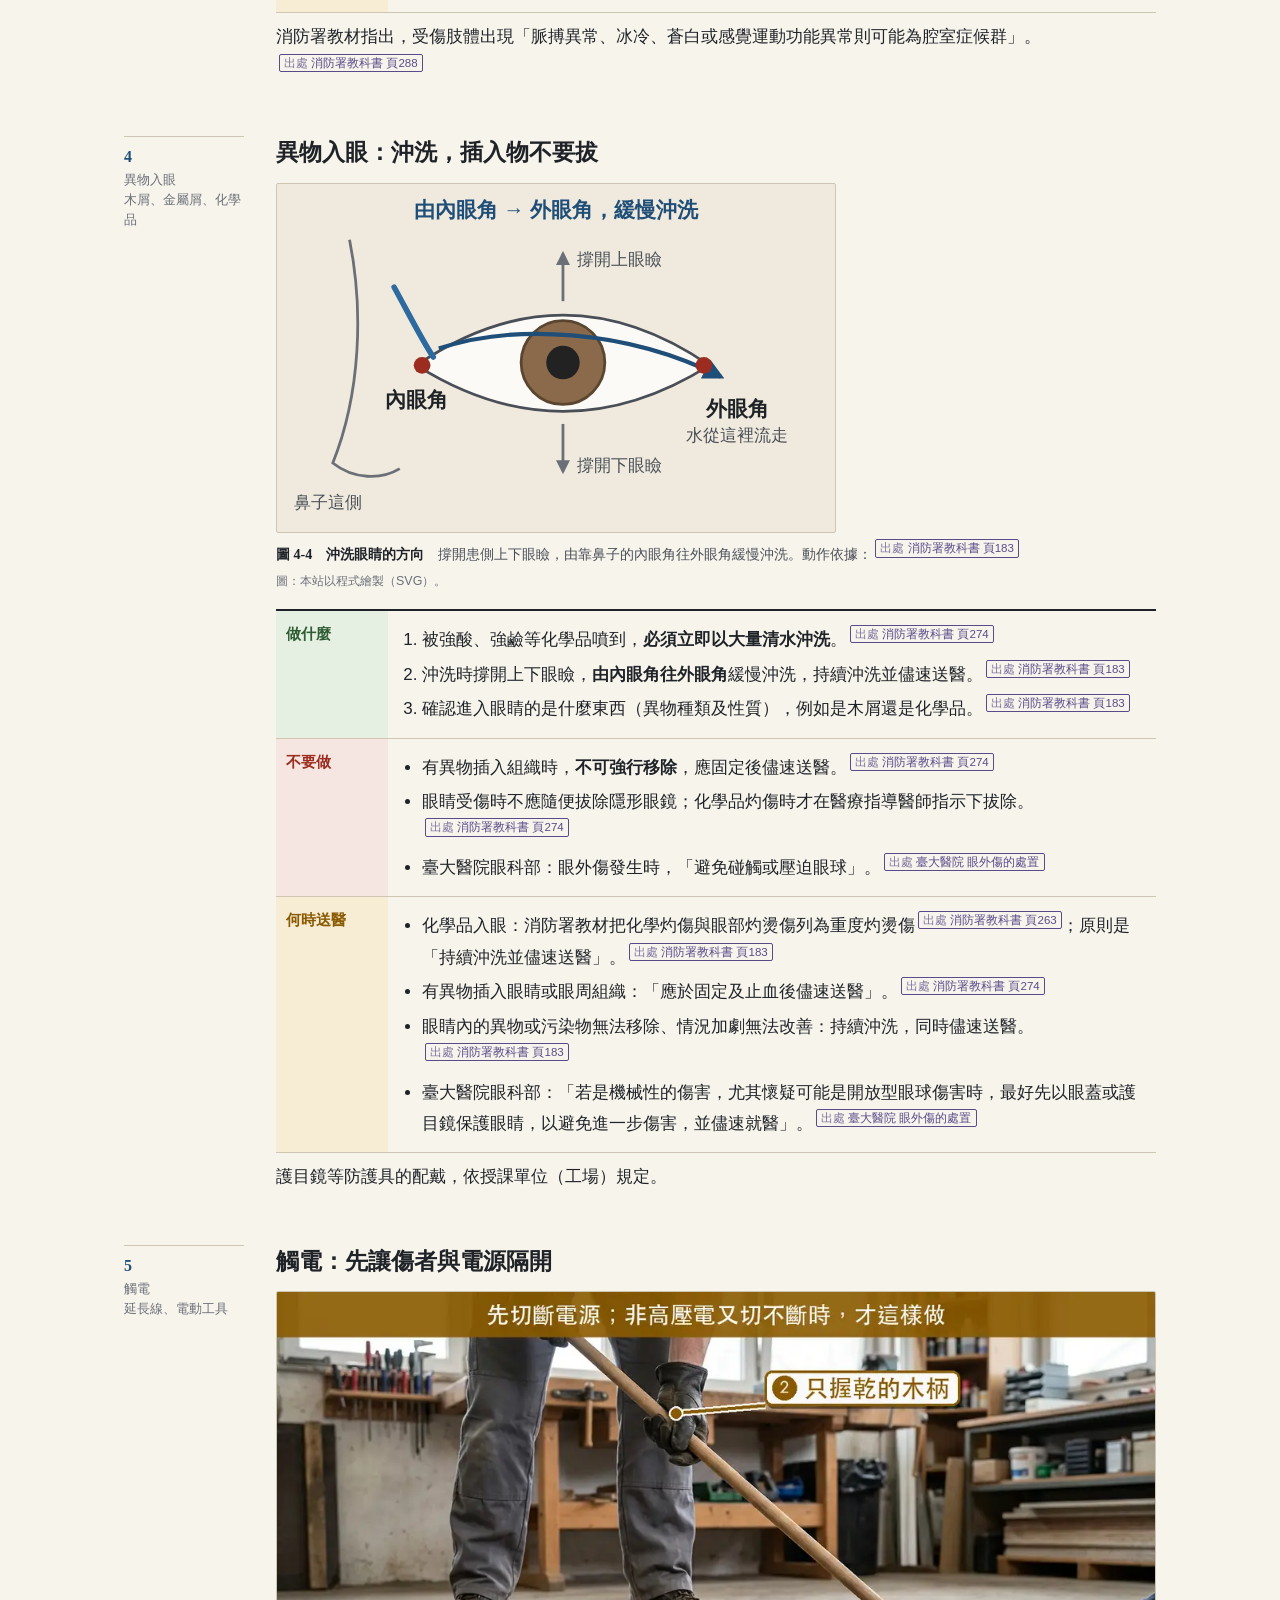
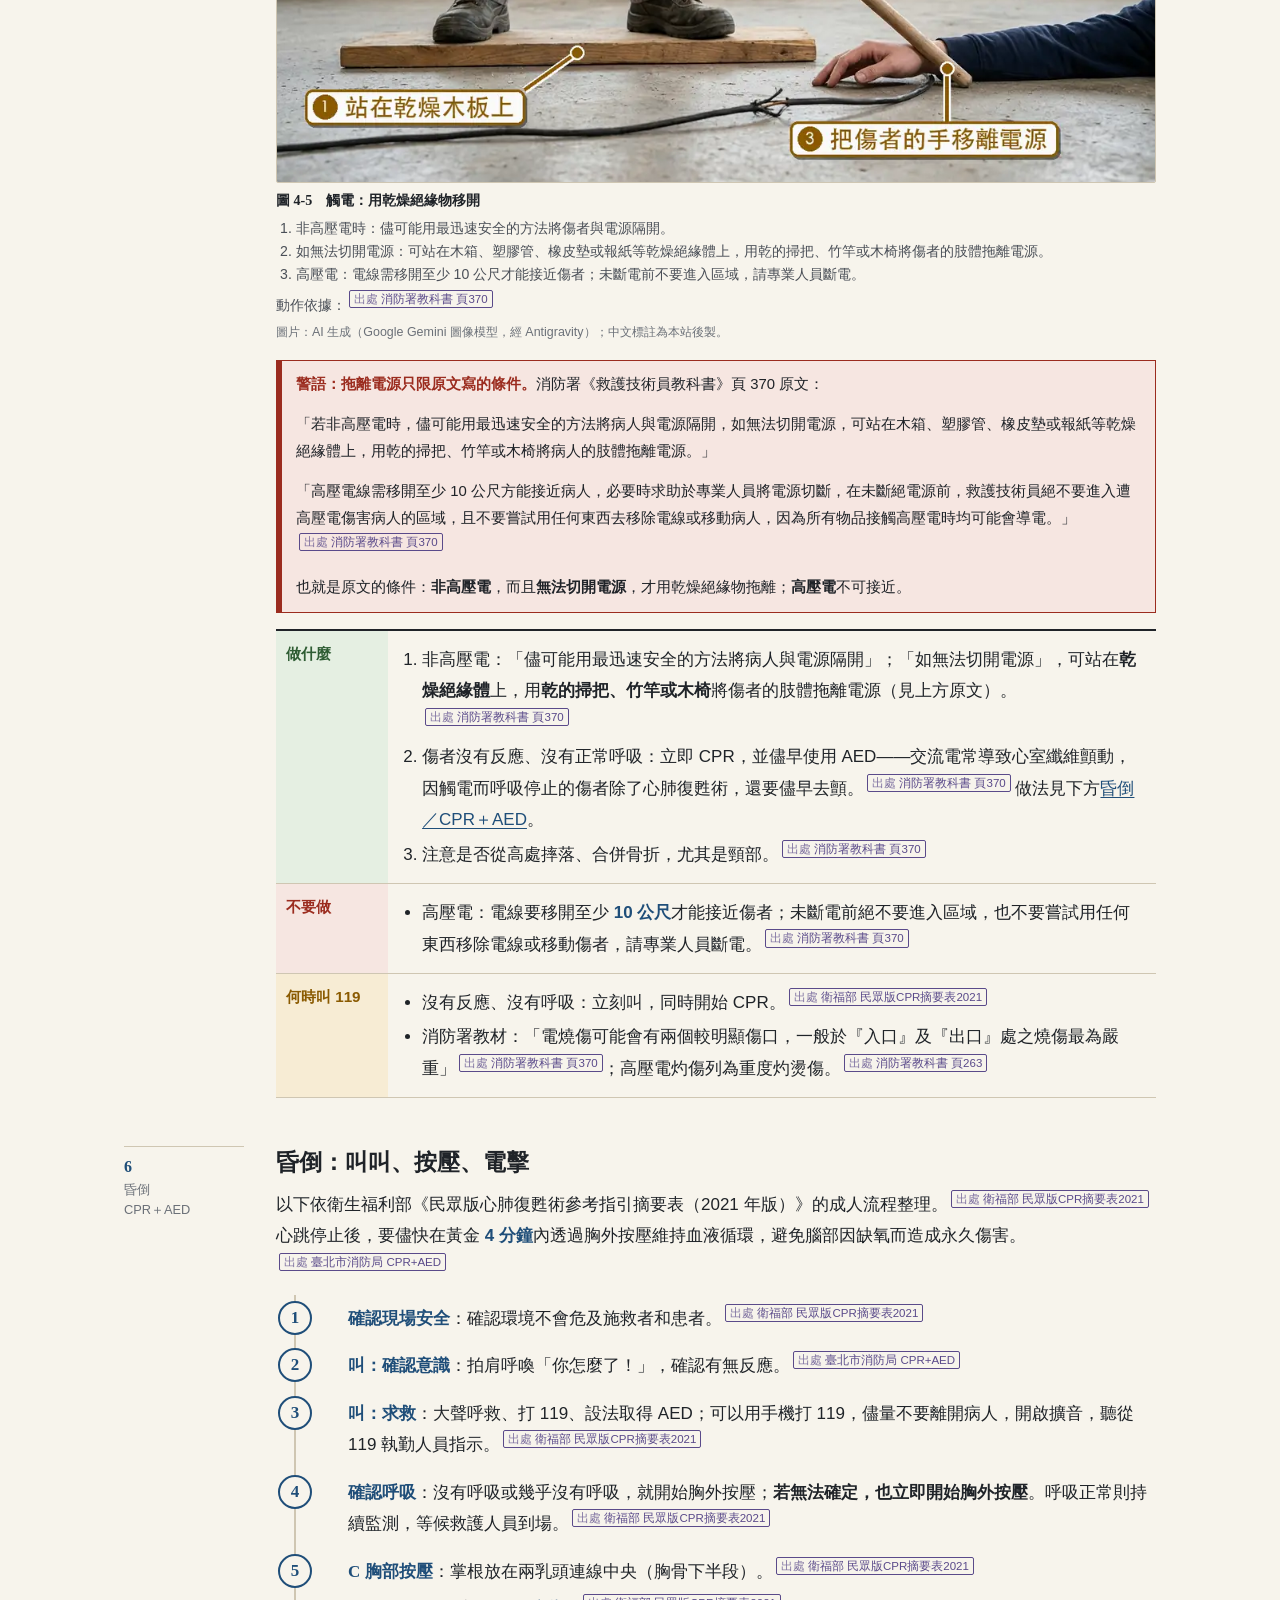
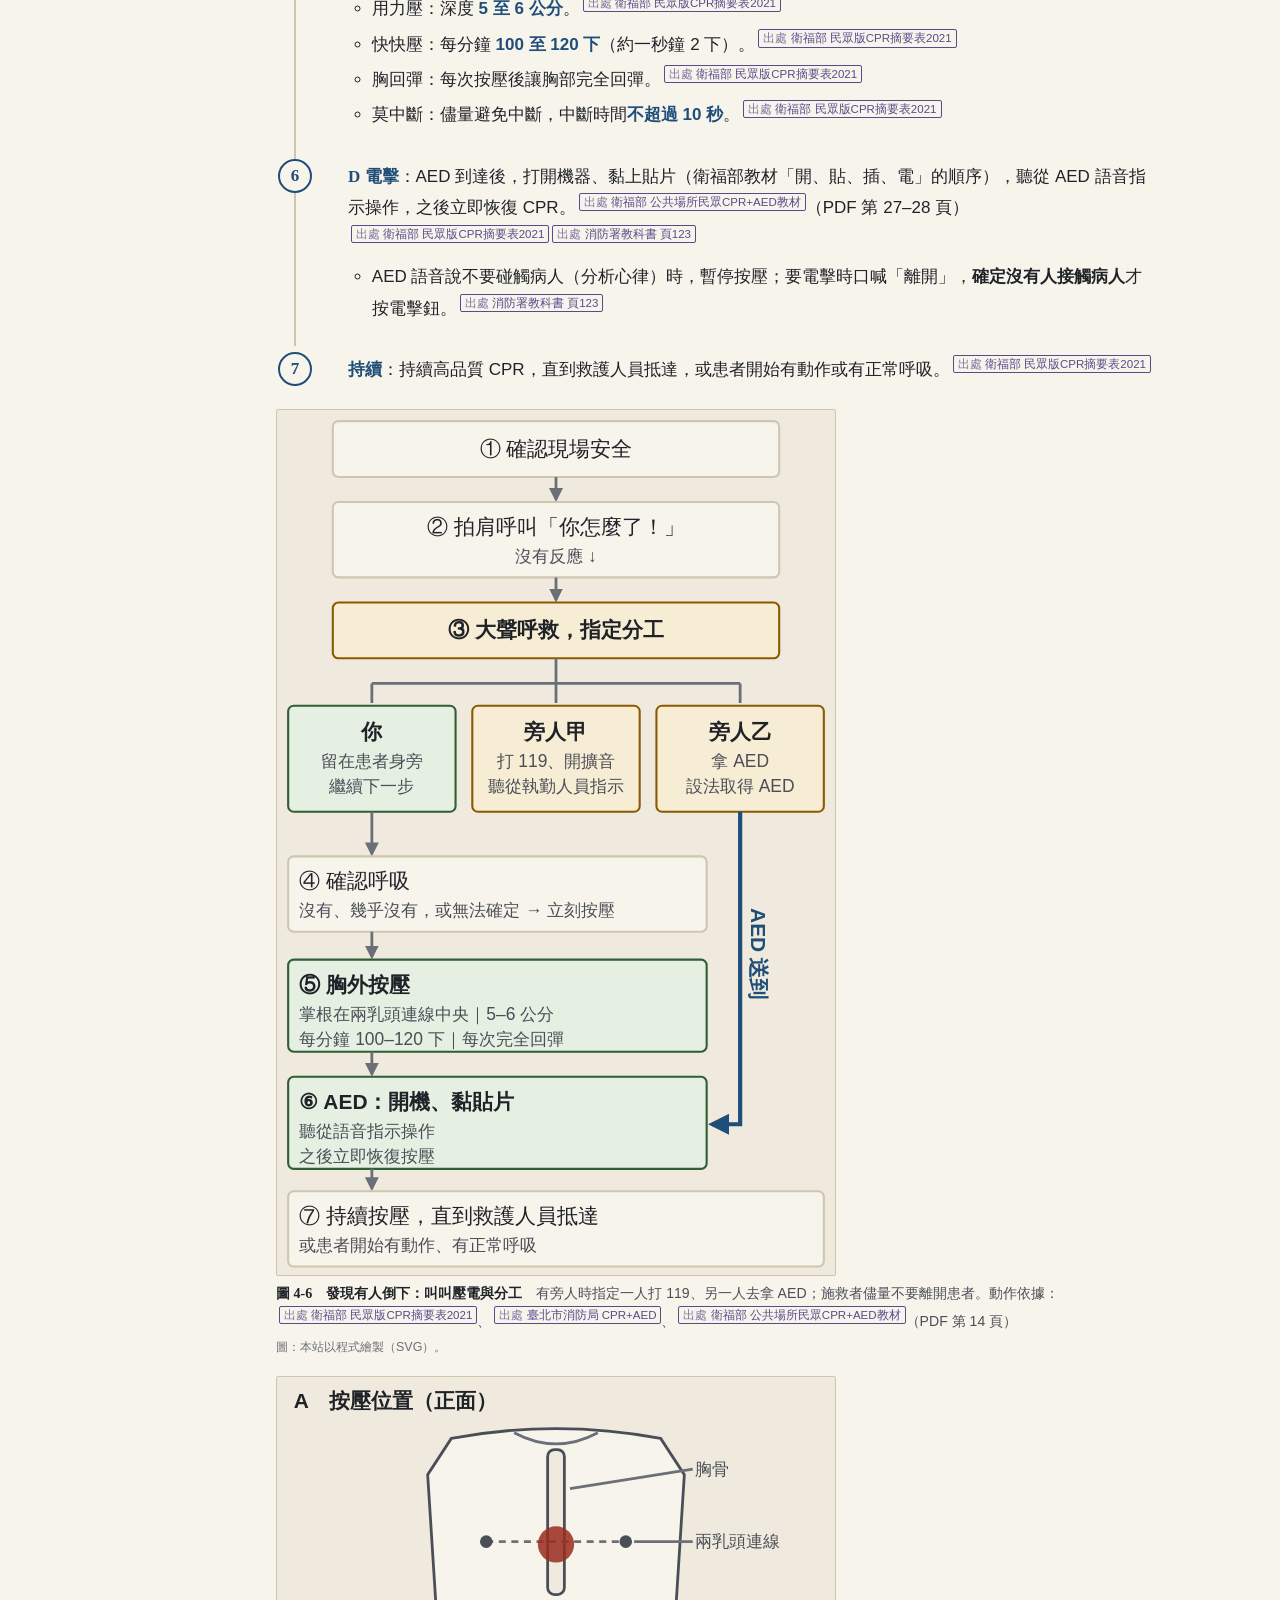
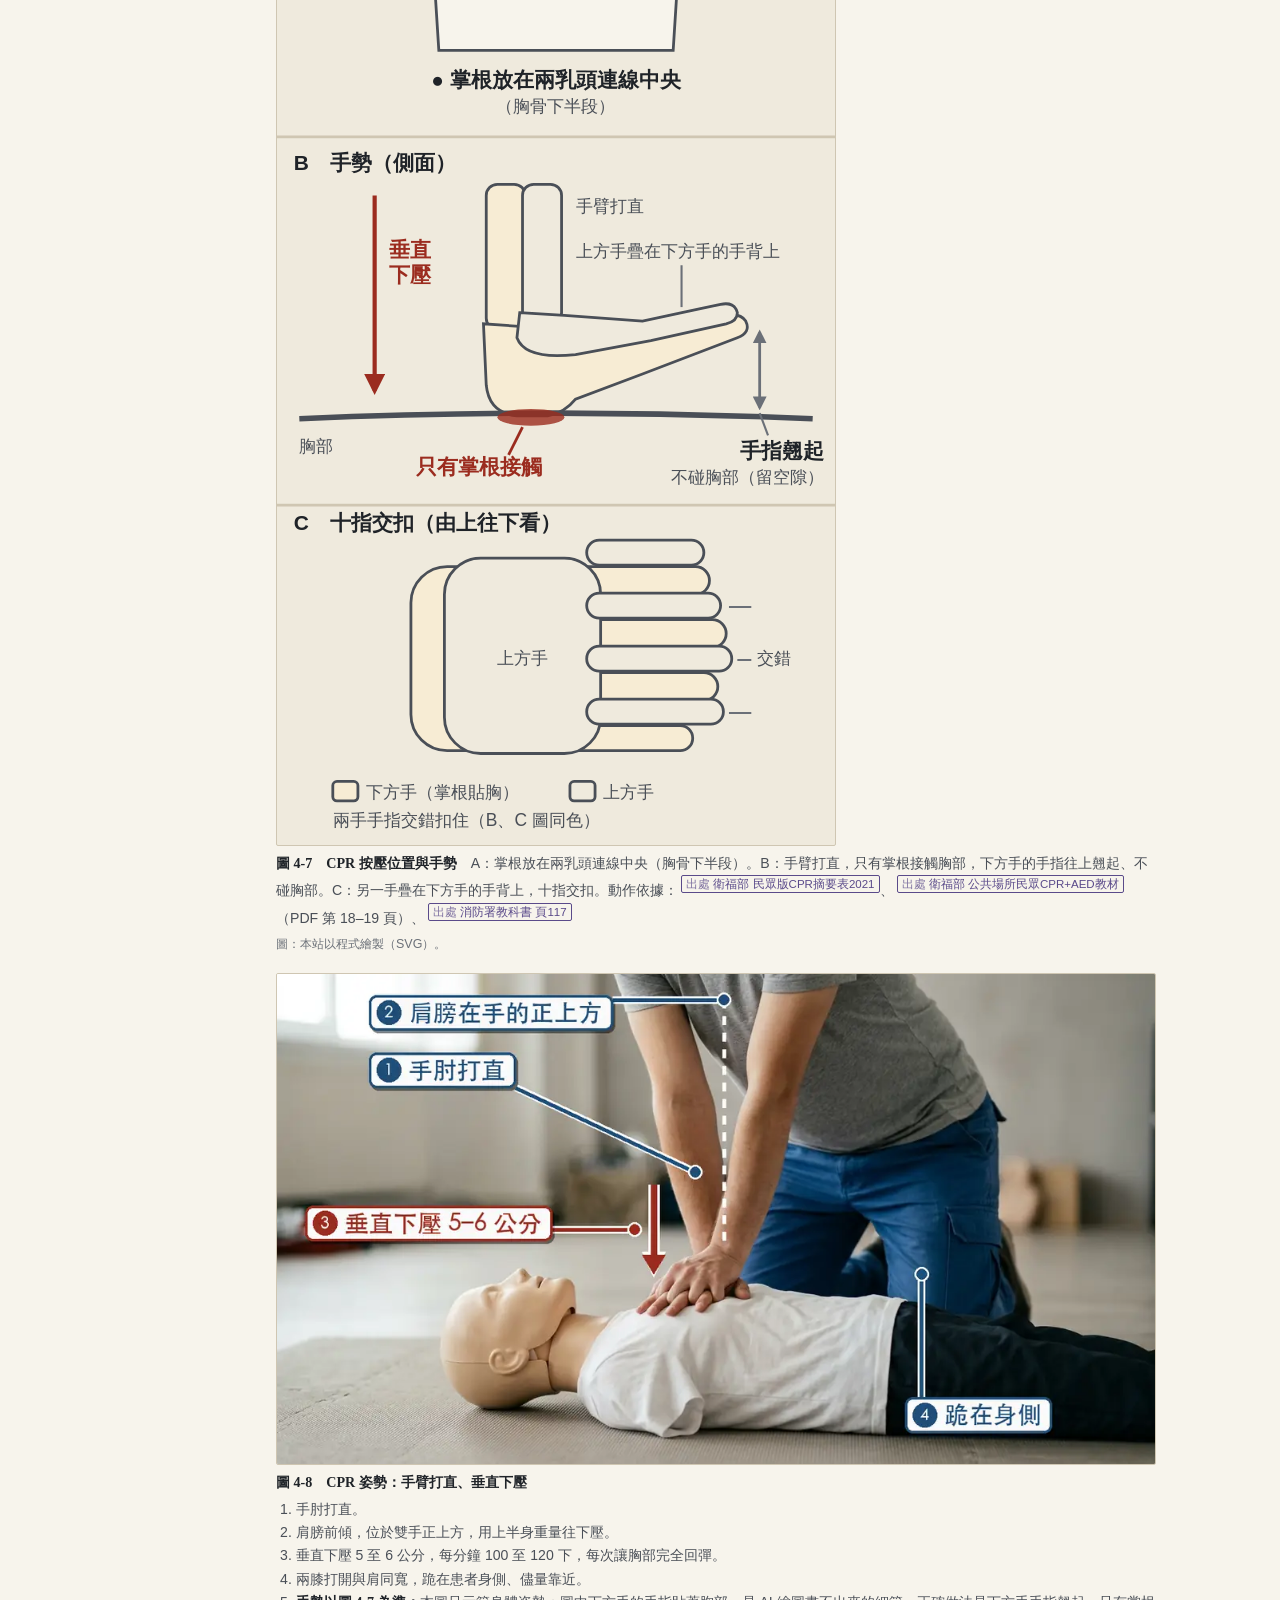
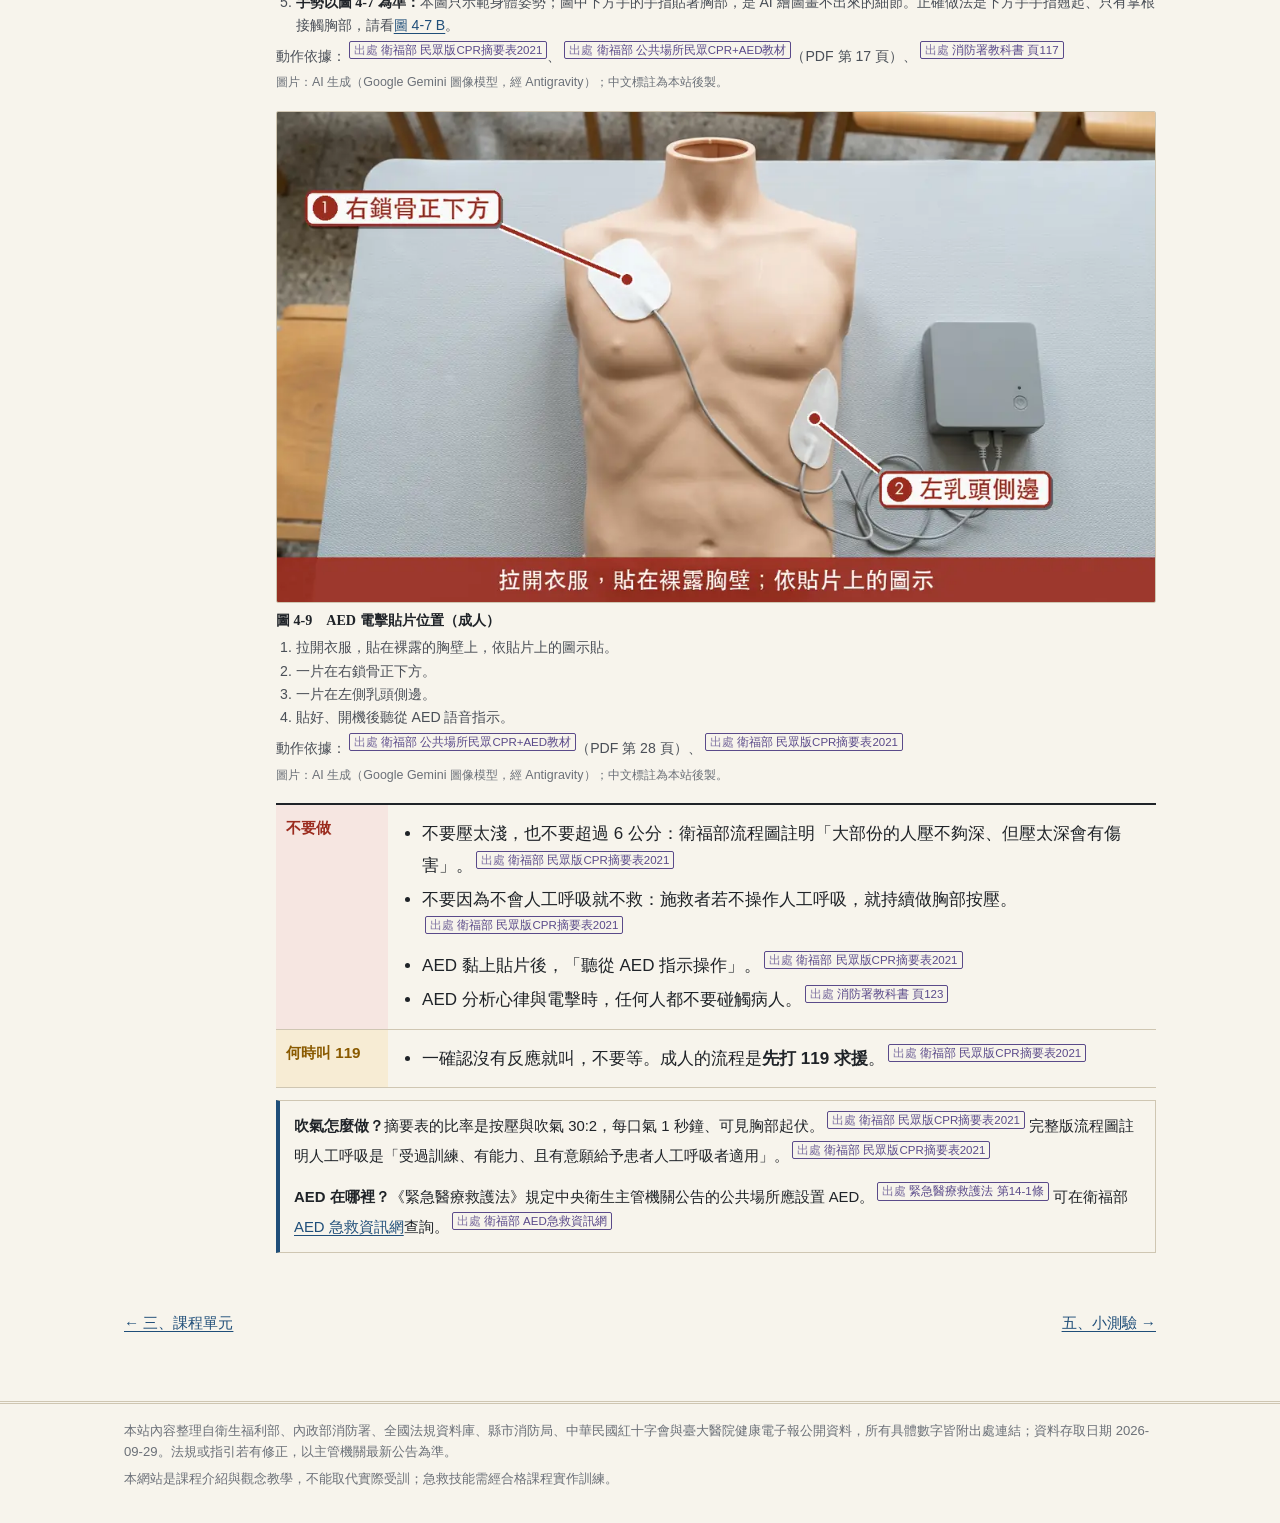
<file: first-aid.html>
<!doctype html>
<html lang="zh-Hant-TW">
<head>
<meta charset="utf-8">
<meta name="viewport" content="width=device-width, initial-scale=1">
<title>工場傷害處置</title>
<meta name="description" content="割傷出血、燙傷、夾壓傷、異物入眼、觸電、昏倒的第一時間處置">
<meta name="color-scheme" content="light dark">
<link rel="icon" href="data:image/svg+xml,%3Csvg xmlns='http://www.w3.org/2000/svg' viewBox='0 0 16 16'%3E%3Crect width='16' height='16' rx='2' fill='%231f4e79'/%3E%3Cpath d='M6 3h4v3h3v4h-3v3H6v-3H3V6h3z' fill='%23f7f4ec'/%3E%3C/svg%3E">
<script>try{var t=localStorage.getItem("emt-theme");if(t==="dark"||t==="light")document.documentElement.setAttribute("data-theme",t);}catch(e){}</script>
<link rel="stylesheet" href="assets/style.css">
</head>
<body>
<a class="skip" href="#main">跳到主要內容</a>
<header class="masthead">
  <div class="masthead-inner">
    <a class="brand" href="index.html">從工場安全到 EMT-1<small>高中生活科技｜初級救護技術員課程介紹</small></a>
    <button class="theme-btn" id="theme-btn" type="button">深淺色</button>
  </div>
  <nav class="toc" aria-label="章節">
    <ol>
      <li><a href="index.html">導讀</a></li>
      <li><a href="emt.html"><span class="n">一</span>EMT 是什麼</a></li>
      <li><a href="where.html"><span class="n">二</span>哪裡上課</a></li>
      <li><a href="units.html"><span class="n">三</span>課程單元</a></li>
      <li><a href="first-aid.html" aria-current="page"><span class="n">四</span>工場傷害處置</a></li>
      <li><a href="quiz.html"><span class="n">五</span>小測驗</a></li>
      <li><a href="sources.html"><span class="n">六</span>資料來源</a></li>
    </ol>
  </nav>
</header>
<div class="notice" role="note"><p><strong>重要聲明</strong>　本網站是課程介紹與觀念教學，<strong>不能取代實際受訓</strong>；急救技能需經合格課程的實作訓練。遇到緊急狀況請立即撥打 119，並聽從 119 執勤人員指示。</p></div>
<main id="main" class="page">
<header class="chapter-head">
  <div class="chapter-no">四</div>
  <div>
    <p class="kicker">第四章</p>
    <h1>工場常見傷害的第一時間處置</h1>
    <p class="lede">每一種傷害都分成三欄：<strong>做什麼</strong>、<strong>不要做什麼</strong>、<strong>何時叫 119</strong>（異物入眼為「何時送醫」）。內容取自衛生福利部、內政部消防署《救護技術員教科書》、臺北市政府消防局與臺大醫院健康電子報（異物入眼）的公開資料，每一條都附出處。</p>
  </div>
</header>

<section class="sec">
  <div class="margin"><span class="tag">先讀</span>共通原則</div>
  <div class="body">
    <h2>開始處置之前：現場安全與求救</h2>
    <ol class="steps">
      <li><strong>確認現場安全</strong>：衛福部民眾版 CPR 指引的第一步是「確認環境不會危及施救者和患者的安全」。<a class="cite" href="https://dep.mohw.gov.tw/DOMA/dl-13882-22bd0839-e9ad-45b6-8665-1bdd2344446a.html" target="_blank" rel="noopener" title="衛生福利部（民國 110 年 4 月 23 日修訂）。民眾版心肺復甦術參考指引摘要表（2021 年版）（PDF）">衛福部 民眾版CPR摘要表2021</a> 消防署教科書也寫「現場環境安全評估是每一趟救護最首要的事項」。<a class="cite" href="https://ebook.nfa.gov.tw/1140527/files/basic-html/page194.html" target="_blank" rel="noopener" title="內政部消防署（2025）。救護技術員教科書，第六章 病人評估：現場環境評估，頁 192（電子書第 194 頁）">消防署教科書 頁192</a> 工場機具的停機、斷電程序，依授課單位規定。</li>
      <li><strong>求救</strong>：可以用手機打 119，開啟擴音，聽從 119 執勤人員指示。<a class="cite" href="https://dep.mohw.gov.tw/DOMA/dl-13882-22bd0839-e9ad-45b6-8665-1bdd2344446a.html" target="_blank" rel="noopener" title="衛生福利部（民國 110 年 4 月 23 日修訂）。民眾版心肺復甦術參考指引摘要表（2021 年版）（PDF）">衛福部 民眾版CPR摘要表2021</a> 學校內的通報流程（例如通知老師、保健室），依授課單位規定。</li>
    </ol>
    <div class="aside-box">
      <p>本章是觀念介紹，<strong>不能取代實際受訓</strong>。止血帶、固定、CPR 與 AED 都需要在合格課程中親手練習。《緊急醫療救護法》規定，救護人員以外的人為免除他人生命之急迫危險，使用緊急救護設備或施予急救措施，適用民法、刑法緊急避難免責之規定。<a class="cite" href="https://law.moj.gov.tw/LawClass/LawSingle.aspx?pcode=L0020045&amp;flno=14-2" target="_blank" rel="noopener" title="緊急醫療救護法 第 14-2 條（民眾施救適用緊急避難免責）">緊急醫療救護法 第14-2條</a></p>
    </div>
  </div>
</section>

<!-- ───────── 割傷出血 ───────── -->
<section class="sec" id="bleed">
  <div class="margin"><span class="tag">1</span>割傷出血<br>美工刀、線鋸、鋸片</div>
  <div class="body">
    <h2>割傷出血：直接加壓止血</h2>
<!--fig:bleed_press-->
<figure class="fig" id="fig-bleed_press">
  <img src="assets/img/bleed_press.webp" width="1100" height="614" alt="沒有戴手套的手掌平放在紗布上直接往下壓，紗布完全蓋住前臂上的傷口" loading="lazy" decoding="async">
  <figcaption><b>圖 4-1　直接加壓止血</b><ol><li>紗布（或乾淨布料）放在出血處，敷料應完全覆蓋住傷口。</li><li>手掌直接往下加壓，至少 5 分鐘（圖中施救者徒手隔著紗布加壓）。</li><li>紗布浸濕時不要拿掉，直接在上面再加紗布、再加壓。</li></ol>動作依據：<a class="cite" href="https://www.disasterlearning.gov.taipei/tw/Knowledge/ugC_Knowledge_Detail.aspx?ID=122&amp;TID=6" target="_blank" rel="noopener" title="臺北市政府消防局防災教育雲。包紮止血法（2021/08/17）">臺北市消防局 包紮止血法</a>、<a class="cite" href="https://ebook.nfa.gov.tw/1140527/files/basic-html/page142.html" target="_blank" rel="noopener" title="內政部消防署（2025）。救護技術員教科書，第五章 止血，頁 140（電子書第 142 頁）">消防署教科書 頁140</a>、<a class="cite" href="https://ebook.nfa.gov.tw/1140527/files/basic-html/page261.html" target="_blank" rel="noopener" title="內政部消防署（2025）。救護技術員教科書，第八章 傷口基本處置，頁 259（電子書第 261 頁）">消防署教科書 頁259</a>、<a class="cite" href="https://ebook.nfa.gov.tw/1140527/files/basic-html/page263.html" target="_blank" rel="noopener" title="內政部消防署（2025）。救護技術員教科書，第八章 傷口基本處置：敷料與包紮，頁 261（電子書第 263 頁）">消防署教科書 頁261</a><span class="credit">圖片：AI 生成（Google Gemini 圖像模型，經 Antigravity）；中文標註為本站後製。</span></figcaption>
</figure>
<!--/fig:bleed_press-->



    <div class="aid">
      <div class="aid-row do"><div class="lbl">做什麼</div><div class="txt"><ol>
        <li>用無菌紗布（或乾淨的布料）放在出血處，<strong>直接加壓止血</strong>。<a class="cite" href="https://www.disasterlearning.gov.taipei/tw/Knowledge/ugC_Knowledge_Detail.aspx?ID=122&amp;TID=6" target="_blank" rel="noopener" title="臺北市政府消防局防災教育雲。包紮止血法（2021/08/17）">臺北市消防局 包紮止血法</a></li>
        <li>加壓要持續：消防署教材指出最有效的止血方式是加壓止血，<span class="num">至少五分鐘</span>，讓傷口凝血達到止血效果。<a class="cite" href="https://ebook.nfa.gov.tw/1140527/files/basic-html/page261.html" target="_blank" rel="noopener" title="內政部消防署（2025）。救護技術員教科書，第八章 傷口基本處置，頁 259（電子書第 261 頁）">消防署教科書 頁259</a></li>
        <li>患肢如沒有骨折，可考慮抬高。<a class="cite" href="https://www.disasterlearning.gov.taipei/tw/Knowledge/ugC_Knowledge_Detail.aspx?ID=122&amp;TID=6" target="_blank" rel="noopener" title="臺北市政府消防局防災教育雲。包紮止血法（2021/08/17）">臺北市消防局 包紮止血法</a></li>
        <li>以彈性繃帶或三角巾包紮並持續加壓。<a class="cite" href="https://www.disasterlearning.gov.taipei/tw/Knowledge/ugC_Knowledge_Detail.aspx?ID=122&amp;TID=6" target="_blank" rel="noopener" title="臺北市政府消防局防災教育雲。包紮止血法（2021/08/17）">臺北市消防局 包紮止血法</a></li>
      </ol></div></div>
      <div class="aid-row dont"><div class="lbl">不要做</div><div class="txt"><ul>
        <li>紗布被血浸透時，<strong>絕不要移除原有紗布</strong>，直接在上面加上更多紗布，再次加壓包紮。<a class="cite" href="https://www.disasterlearning.gov.taipei/tw/Knowledge/ugC_Knowledge_Detail.aspx?ID=122&amp;TID=6" target="_blank" rel="noopener" title="臺北市政府消防局防災教育雲。包紮止血法（2021/08/17）">臺北市消防局 包紮止血法</a></li>
        <li>傷口有插入的異物（例如斷掉的鋸片）時，應先固定、<strong>避免拔除</strong>。<a class="cite" href="https://ebook.nfa.gov.tw/1140527/files/basic-html/page261.html" target="_blank" rel="noopener" title="內政部消防署（2025）。救護技術員教科書，第八章 傷口基本處置，頁 259（電子書第 261 頁）">消防署教科書 頁259</a></li>
      </ul></div></div>
      <div class="aid-row call"><div class="lbl">何時叫 119</div><div class="txt"><ul>
        <li>危及生命的嚴重出血，或依上述方法<strong>仍無法有效止血</strong>，應立即打 119 求救。<a class="cite" href="https://www.disasterlearning.gov.taipei/tw/Knowledge/ugC_Knowledge_Detail.aspx?ID=122&amp;TID=6" target="_blank" rel="noopener" title="臺北市政府消防局防災教育雲。包紮止血法（2021/08/17）">臺北市消防局 包紮止血法</a></li>
      </ul></div></div>
    </div>
    <div class="aside-box info">
      <p><strong>止血帶</strong>：消防署《救護技術員教科書》寫「當判斷為危及生命的出血（包含動脈性出血或大量出血等情況）可考慮儘快使用止血帶止血」，並寫明「將止血帶綁於出血處近心端 5 至 8 公分處」、「標記止血時間」等做法。<a class="cite" href="https://ebook.nfa.gov.tw/1140527/files/basic-html/page142.html" target="_blank" rel="noopener" title="內政部消防署（2025）。救護技術員教科書，第五章 止血，頁 140（電子書第 142 頁）">消防署教科書 頁140</a> 止血帶的操作列在初級救護技術員訓練課程（科目 4.2「含加壓止血及止血帶的操作」）。<a class="cite" href="https://law.moj.gov.tw/LawClass/LawGetFile.ashx?FileId=0000368758&amp;lan=C" target="_blank" rel="noopener" title="救護技術員管理辦法 附表一：初級救護技術員訓練課程基準（PDF）">附表一 初級課程基準</a></p>
    </div>
  </div>
</section>

<!-- ───────── 燙傷 ───────── -->
<section class="sec" id="burn">
  <div class="margin"><span class="tag">2</span>燙傷<br>熱熔膠槍、烙鐵、雷切件</div>
  <div class="body">
    <h2>燙傷：沖、脫、泡、蓋、送</h2>
<!--fig:burn_cool-->
<figure class="fig" id="fig-burn_cool">
  <img src="assets/img/burn_cool.webp" width="1100" height="614" alt="手背的燙傷處放在溫和的冷水水流下沖洗；右上角是沖、脫、泡、蓋、送五個步驟，目前是沖" loading="lazy" decoding="async">
  <figcaption><b>圖 4-2　燙傷第一步：沖</b><ol><li>用乾淨的冷水輕輕沖洗，不要強力沖擊。</li><li>沖洗或浸泡 20 至 30 分鐘，接著脫、泡、蓋、送。</li></ol>動作依據：<a class="cite" href="https://www.disasterlearning.gov.taipei/tw/Knowledge/ugC_Knowledge_Detail.aspx?ID=120&amp;TID=6" target="_blank" rel="noopener" title="臺北市政府消防局防災教育雲。燒燙傷處置：沖脫泡蓋送（2021/08/17）">臺北市消防局 燒燙傷處置</a><span class="credit">圖片：AI 生成（Google Gemini 圖像模型，經 Antigravity）；中文標註為本站後製。</span></figcaption>
</figure>
<!--/fig:burn_cool-->



    <div class="aid">
      <div class="aid-row do"><div class="lbl">做什麼</div><div class="txt"><ol>
        <li><strong>沖</strong>：用乾淨的冷水輕輕沖洗或浸泡 <span class="num">20 至 30 分鐘</span>。<a class="cite" href="https://www.disasterlearning.gov.taipei/tw/Knowledge/ugC_Knowledge_Detail.aspx?ID=120&amp;TID=6" target="_blank" rel="noopener" title="臺北市政府消防局防災教育雲。燒燙傷處置：沖脫泡蓋送（2021/08/17）">臺北市消防局 燒燙傷處置</a></li>
        <li><strong>脫</strong>：在冷水中用剪刀剪開患處衣物。<a class="cite" href="https://www.disasterlearning.gov.taipei/tw/Knowledge/ugC_Knowledge_Detail.aspx?ID=120&amp;TID=6" target="_blank" rel="noopener" title="臺北市政府消防局防災教育雲。燒燙傷處置：沖脫泡蓋送（2021/08/17）">臺北市消防局 燒燙傷處置</a></li>
        <li><strong>泡</strong>：持續浸泡冷水 <span class="num">30 分鐘</span>。<a class="cite" href="https://www.disasterlearning.gov.taipei/tw/Knowledge/ugC_Knowledge_Detail.aspx?ID=120&amp;TID=6" target="_blank" rel="noopener" title="臺北市政府消防局防災教育雲。燒燙傷處置：沖脫泡蓋送（2021/08/17）">臺北市消防局 燒燙傷處置</a></li>
        <li><strong>蓋</strong>：用乾淨或無菌紗布覆蓋患處，或以乾淨保鮮膜環繞包覆。<a class="cite" href="https://www.disasterlearning.gov.taipei/tw/Knowledge/ugC_Knowledge_Detail.aspx?ID=120&amp;TID=6" target="_blank" rel="noopener" title="臺北市政府消防局防災教育雲。燒燙傷處置：沖脫泡蓋送（2021/08/17）">臺北市消防局 燒燙傷處置</a></li>
        <li><strong>送</strong>：嚴重時打 119 求救。<a class="cite" href="https://www.disasterlearning.gov.taipei/tw/Knowledge/ugC_Knowledge_Detail.aspx?ID=120&amp;TID=6" target="_blank" rel="noopener" title="臺北市政府消防局防災教育雲。燒燙傷處置：沖脫泡蓋送（2021/08/17）">臺北市消防局 燒燙傷處置</a></li>
        <li>化學品造成的灼傷：消防署教材寫「因化學、輻射所造成灼傷，處置人員應該穿戴足夠的安全防護除汙」；「若傷口沾有化學性粉末時，應用乾淨毛刷先刷除污染物，再用大量清水沖洗」。<a class="cite" href="https://ebook.nfa.gov.tw/1140527/files/basic-html/page267.html" target="_blank" rel="noopener" title="內政部消防署（2025）。救護技術員教科書，第八章 灼燙傷處置原則，頁 265（電子書第 267 頁）">消防署教科書 頁265</a></li>
      </ol></div></div>
      <div class="aid-row dont"><div class="lbl">不要做</div><div class="txt"><ul>
        <li>衣物沾黏在傷口上時，<strong>勿強行剝除</strong>。<a class="cite" href="https://www.disasterlearning.gov.taipei/tw/Knowledge/ugC_Knowledge_Detail.aspx?ID=120&amp;TID=6" target="_blank" rel="noopener" title="臺北市政府消防局防災教育雲。燒燙傷處置：沖脫泡蓋送（2021/08/17）">臺北市消防局 燒燙傷處置</a><a class="cite" href="https://ebook.nfa.gov.tw/1140527/files/basic-html/page267.html" target="_blank" rel="noopener" title="內政部消防署（2025）。救護技術員教科書，第八章 灼燙傷處置原則，頁 265（電子書第 267 頁）">消防署教科書 頁265</a></li>
      </ul></div></div>
      <div class="aid-row call"><div class="lbl">何時叫 119</div><div class="txt"><ul>
        <li>臺北市消防局：「嚴重時，打 119 求救」。<a class="cite" href="https://www.disasterlearning.gov.taipei/tw/Knowledge/ugC_Knowledge_Detail.aspx?ID=120&amp;TID=6" target="_blank" rel="noopener" title="臺北市政府消防局防災教育雲。燒燙傷處置：沖脫泡蓋送（2021/08/17）">臺北市消防局 燒燙傷處置</a> 消防署教材把下列情形列為<strong>重度</strong>灼燙傷：臉、眼、耳、頸、手、足、會陰部灼燙傷；合併吸入性灼燙傷；化學灼傷；高壓電灼傷。<a class="cite" href="https://ebook.nfa.gov.tw/1140527/files/basic-html/page265.html" target="_blank" rel="noopener" title="內政部消防署（2025）。救護技術員教科書，第八章 灼燙傷嚴重度分類，頁 263（電子書第 265 頁）">消防署教科書 頁263</a></li>
        <li>估算面積可用「手掌原則」：傷者手掌（含五指）約占全身體表面積 <span class="num">1%</span>。<a class="cite" href="https://ebook.nfa.gov.tw/1140527/files/basic-html/page266.html" target="_blank" rel="noopener" title="內政部消防署（2025）。救護技術員教科書，第八章 灼燙傷面積評估與損傷機轉，頁 264（電子書第 266 頁）">消防署教科書 頁264</a> 成人二度灼燙傷超過 <span class="num">25%</span> 即屬重度。<a class="cite" href="https://ebook.nfa.gov.tw/1140527/files/basic-html/page265.html" target="_blank" rel="noopener" title="內政部消防署（2025）。救護技術員教科書，第八章 灼燙傷嚴重度分類，頁 263（電子書第 265 頁）">消防署教科書 頁263</a></li>
        <li>中度或嚴重灼傷應送往有處置灼傷能力的醫院。<a class="cite" href="https://ebook.nfa.gov.tw/1140527/files/basic-html/page267.html" target="_blank" rel="noopener" title="內政部消防署（2025）。救護技術員教科書，第八章 灼燙傷處置原則，頁 265（電子書第 267 頁）">消防署教科書 頁265</a></li>
      </ul></div></div>
    </div>
    <p>大面積燙傷：消防署教材指出「大面積灼燙傷造成皮膚無法保持體溫，特別是夜晚或氣溫低時」。<a class="cite" href="https://ebook.nfa.gov.tw/1140527/files/basic-html/page266.html" target="_blank" rel="noopener" title="內政部消防署（2025）。救護技術員教科書，第八章 灼燙傷面積評估與損傷機轉，頁 264（電子書第 266 頁）">消防署教科書 頁264</a></p>
  </div>
</section>

<!-- ───────── 夾傷／壓傷 ───────── -->
<section class="sec" id="crush">
  <div class="margin"><span class="tag">3</span>夾傷／壓傷<br>虎鉗、鑽床、重物</div>
  <div class="body">
    <h2>夾傷／壓傷：止血與固定</h2>
<!--fig:amputation_bag-->
<figure class="fig" id="fig-amputation_bag">
  <img src="assets/img/amputation_bag.webp" width="1100" height="614" alt="小塑膠袋裝著用紗布包好的東西，放在裝了冰塊的大塑膠袋裡，冰塊只在大袋內" loading="lazy" decoding="async">
  <figcaption><b>圖 4-3　斷肢保存：隔水保冰</b><ol><li>斷肢用生理食鹽水潤濕的無菌紗布包好，放進乾淨塑膠袋。</li><li>另一個塑膠袋放冰塊或冰敷包，把第一個袋子放進去：隔水保冰，不要直接冷凍。</li><li>在最外層袋子標記斷肢部位、時間與傷者姓名，和傷者一起送醫。</li></ol>動作依據：<a class="cite" href="https://ebook.nfa.gov.tw/1140527/files/basic-html/page289.html" target="_blank" rel="noopener" title="內政部消防署（2025）。救護技術員教科書，第八章 肢體外傷與截（斷）肢處置，頁 287（電子書第 289 頁）">消防署教科書 頁287</a>、<a class="cite" href="https://ebook.nfa.gov.tw/1140527/files/basic-html/page290.html" target="_blank" rel="noopener" title="內政部消防署（2025）。救護技術員教科書，第八章 截（斷）肢處置（續），頁 288（電子書第 290 頁）">消防署教科書 頁288</a><span class="credit">圖片：AI 生成（Google Gemini 圖像模型，經 Antigravity）；中文標註為本站後製。</span></figcaption>
</figure>
<!--/fig:amputation_bag-->



    <div class="aid">
      <div class="aid-row do"><div class="lbl">做什麼</div><div class="txt"><ol>
        <li>先確認現場安全（見本章開頭）；機具的停機、斷電程序依授課單位規定。<a class="cite" href="https://dep.mohw.gov.tw/DOMA/dl-13882-22bd0839-e9ad-45b6-8665-1bdd2344446a.html" target="_blank" rel="noopener" title="衛生福利部（民國 110 年 4 月 23 日修訂）。民眾版心肺復甦術參考指引摘要表（2021 年版）（PDF）">衛福部 民眾版CPR摘要表2021</a><a class="cite" href="https://ebook.nfa.gov.tw/1140527/files/basic-html/page194.html" target="_blank" rel="noopener" title="內政部消防署（2025）。救護技術員教科書，第六章 病人評估：現場環境評估，頁 192（電子書第 194 頁）">消防署教科書 頁192</a></li>
        <li>有出血，照「割傷出血」直接加壓。<a class="cite" href="https://www.disasterlearning.gov.taipei/tw/Knowledge/ugC_Knowledge_Detail.aspx?ID=122&amp;TID=6" target="_blank" rel="noopener" title="臺北市政府消防局防災教育雲。包紮止血法（2021/08/17）">臺北市消防局 包紮止血法</a></li>
        <li>斷肢出血：消防署《救護技術員教科書》寫「如發現四肢有斷肢情形，應優先考慮打上止血帶來控制出血」，「就算沒有大量出血，也應優先考量使用止血帶止血」。<a class="cite" href="https://ebook.nfa.gov.tw/1140527/files/basic-html/page289.html" target="_blank" rel="noopener" title="內政部消防署（2025）。救護技術員教科書，第八章 肢體外傷與截（斷）肢處置，頁 287（電子書第 289 頁）">消防署教科書 頁287</a></li>
        <li>懷疑骨折的部位都當作骨折處理，<strong>以原來姿勢固定</strong>、儘量減少患處移動。<a class="cite" href="https://ebook.nfa.gov.tw/1140527/files/basic-html/page289.html" target="_blank" rel="noopener" title="內政部消防署（2025）。救護技術員教科書，第八章 肢體外傷與截（斷）肢處置，頁 287（電子書第 289 頁）">消防署教科書 頁287</a></li>
        <li>可視情況適度抬高患肢或冰敷，減緩疼痛及軟組織腫脹。<a class="cite" href="https://ebook.nfa.gov.tw/1140527/files/basic-html/page289.html" target="_blank" rel="noopener" title="內政部消防署（2025）。救護技術員教科書，第八章 肢體外傷與截（斷）肢處置，頁 287（電子書第 289 頁）">消防署教科書 頁287</a></li>
        <li>手指等部位斷離時：斷肢用生理食鹽水潤濕的無菌紗布包好，放入乾淨塑膠袋；再放進另一個裝有冰塊或冰敷包的袋子，<strong>隔水保冰</strong>，標記時間，和傷者一起送醫。<a class="cite" href="https://ebook.nfa.gov.tw/1140527/files/basic-html/page289.html" target="_blank" rel="noopener" title="內政部消防署（2025）。救護技術員教科書，第八章 肢體外傷與截（斷）肢處置，頁 287（電子書第 289 頁）">消防署教科書 頁287</a><a class="cite" href="https://ebook.nfa.gov.tw/1140527/files/basic-html/page290.html" target="_blank" rel="noopener" title="內政部消防署（2025）。救護技術員教科書，第八章 截（斷）肢處置（續），頁 288（電子書第 290 頁）">消防署教科書 頁288</a></li>
      </ol></div></div>
      <div class="aid-row dont"><div class="lbl">不要做</div><div class="txt"><ul>
        <li>消防署教材：「通常以患處的原姿勢做固定即可，不需在現場進行脫臼復位或是骨折復位」。<a class="cite" href="https://ebook.nfa.gov.tw/1140527/files/basic-html/page289.html" target="_blank" rel="noopener" title="內政部消防署（2025）。救護技術員教科書，第八章 肢體外傷與截（斷）肢處置，頁 287（電子書第 289 頁）">消防署教科書 頁287</a></li>
        <li>斷肢<strong>不要直接冷凍</strong>；要用「隔水保冰」的方式，讓冰塊不直接碰到斷肢。<a class="cite" href="https://ebook.nfa.gov.tw/1140527/files/basic-html/page290.html" target="_blank" rel="noopener" title="內政部消防署（2025）。救護技術員教科書，第八章 截（斷）肢處置（續），頁 288（電子書第 290 頁）">消防署教科書 頁288</a></li>
        <li>不要為了找斷肢而延誤傷者送醫。<a class="cite" href="https://ebook.nfa.gov.tw/1140527/files/basic-html/page290.html" target="_blank" rel="noopener" title="內政部消防署（2025）。救護技術員教科書，第八章 截（斷）肢處置（續），頁 288（電子書第 290 頁）">消防署教科書 頁288</a></li>
      </ul></div></div>
      <div class="aid-row call"><div class="lbl">何時叫 119</div><div class="txt"><ul>
        <li>「如果是危及生命的嚴重出血，或依上述方法仍無法有效止血，應立即打 119 求救」。<a class="cite" href="https://www.disasterlearning.gov.taipei/tw/Knowledge/ugC_Knowledge_Detail.aspx?ID=122&amp;TID=6" target="_blank" rel="noopener" title="臺北市政府消防局防災教育雲。包紮止血法（2021/08/17）">臺北市消防局 包紮止血法</a></li>
        <li>斷肢要連同傷者一起送醫。<a class="cite" href="https://ebook.nfa.gov.tw/1140527/files/basic-html/page290.html" target="_blank" rel="noopener" title="內政部消防署（2025）。救護技術員教科書，第八章 截（斷）肢處置（續），頁 288（電子書第 290 頁）">消防署教科書 頁288</a></li>
      </ul></div></div>
    </div>
    <p>消防署教材指出，受傷肢體出現「脈搏異常、冰冷、蒼白或感覺運動功能異常則可能為腔室症候群」。<a class="cite" href="https://ebook.nfa.gov.tw/1140527/files/basic-html/page290.html" target="_blank" rel="noopener" title="內政部消防署（2025）。救護技術員教科書，第八章 截（斷）肢處置（續），頁 288（電子書第 290 頁）">消防署教科書 頁288</a></p>
  </div>
</section>

<!-- ───────── 異物入眼 ───────── -->
<section class="sec" id="eye">
  <div class="margin"><span class="tag">4</span>異物入眼<br>木屑、金屬屑、化學品</div>
  <div class="body">
    <h2>異物入眼：沖洗，插入物不要拔</h2>
<!--fig:eye_flush-->
<figure class="fig dia" id="fig-eye_flush">
<svg viewBox="0 0 400 250" role="img" aria-labelledby="eye-t eye-d" xmlns="http://www.w3.org/2000/svg">
<title id="eye-t">沖洗眼睛的方向</title>
<desc id="eye-d">撐開上下眼瞼，水從靠鼻子的內眼角流向外眼角。</desc>
<defs><marker id="eye-a" viewBox="0 0 10 10" refX="8" refY="5" markerWidth="5" markerHeight="5" orient="auto-start-reverse"><path d="M0,0 L10,5 L0,10 z" class="ah"/></marker><marker id="eye-g" viewBox="0 0 10 10" refX="8" refY="5" markerWidth="5" markerHeight="5" orient="auto-start-reverse"><path d="M0,0 L10,5 L0,10 z" class="ahg"/></marker></defs>
<path class="ln" d="M52,40 C62,90 60,150 40,200 C55,212 75,212 88,204"/>
<text class="t s" x="12" y="232">鼻子這側</text>
<path class="skin" style="fill:#fbfaf6" d="M100,130 Q205,58 310,130 Q205,196 100,130 Z"/>
<circle cx="205" cy="128" r="30" style="fill:#8a6a4a;stroke:#5a4630;stroke-width:2"/><circle cx="205" cy="128" r="12" style="fill:#222"/>
<path class="ln" d="M205,84 L205,50" marker-end="url(#eye-g)"/><path class="ln" d="M205,172 L205,206" marker-end="url(#eye-g)"/>
<text class="t s" x="215" y="58">撐開上眼瞼</text><text class="t s" x="215" y="206">撐開下眼瞼</text>
<path class="water" d="M84,74 C96,96 104,112 112,124"/>
<path class="ln acc" d="M116,118 C170,100 250,104 318,138" marker-end="url(#eye-a)"/>
<circle class="dot" cx="104" cy="130" r="6"/><circle class="dot" cx="306" cy="130" r="6"/>
<text class="t b" x="100" y="160" text-anchor="middle">內眼角</text>
<text class="t b" x="330" y="166" text-anchor="middle">外眼角</text>
<text class="t acc" x="200" y="24" text-anchor="middle">由內眼角 → 外眼角，緩慢沖洗</text>
<text class="t s" x="330" y="184" text-anchor="middle">水從這裡流走</text>
</svg>
  <figcaption><b>圖 4-4　沖洗眼睛的方向</b>　撐開患側上下眼瞼，由靠鼻子的內眼角往外眼角緩慢沖洗。動作依據：<a class="cite" href="https://ebook.nfa.gov.tw/1140527/files/basic-html/page185.html" target="_blank" rel="noopener" title="內政部消防署（2025）。救護技術員教科書，第五章 沖洗眼睛，頁 183（電子書第 185 頁）">消防署教科書 頁183</a><span class="credit">圖：本站以程式繪製（SVG）。</span></figcaption>
</figure>
<!--/fig:eye_flush-->



    <div class="aid">
      <div class="aid-row do"><div class="lbl">做什麼</div><div class="txt"><ol>
        <li>被強酸、強鹼等化學品噴到，<strong>必須立即以大量清水沖洗</strong>。<a class="cite" href="https://ebook.nfa.gov.tw/1140527/files/basic-html/page276.html" target="_blank" rel="noopener" title="內政部消防署（2025）。救護技術員教科書，第八章 眼耳鼻喉外傷，頁 274（電子書第 276 頁）">消防署教科書 頁274</a></li>
        <li>沖洗時撐開上下眼瞼，<strong>由內眼角往外眼角</strong>緩慢沖洗，持續沖洗並儘速送醫。<a class="cite" href="https://ebook.nfa.gov.tw/1140527/files/basic-html/page185.html" target="_blank" rel="noopener" title="內政部消防署（2025）。救護技術員教科書，第五章 沖洗眼睛，頁 183（電子書第 185 頁）">消防署教科書 頁183</a></li>
        <li>確認進入眼睛的是什麼東西（異物種類及性質），例如是木屑還是化學品。<a class="cite" href="https://ebook.nfa.gov.tw/1140527/files/basic-html/page185.html" target="_blank" rel="noopener" title="內政部消防署（2025）。救護技術員教科書，第五章 沖洗眼睛，頁 183（電子書第 185 頁）">消防署教科書 頁183</a></li>
      </ol></div></div>
      <div class="aid-row dont"><div class="lbl">不要做</div><div class="txt"><ul>
        <li>有異物插入組織時，<strong>不可強行移除</strong>，應固定後儘速送醫。<a class="cite" href="https://ebook.nfa.gov.tw/1140527/files/basic-html/page276.html" target="_blank" rel="noopener" title="內政部消防署（2025）。救護技術員教科書，第八章 眼耳鼻喉外傷，頁 274（電子書第 276 頁）">消防署教科書 頁274</a></li>
        <li>眼睛受傷時不應隨便拔除隱形眼鏡；化學品灼傷時才在醫療指導醫師指示下拔除。<a class="cite" href="https://ebook.nfa.gov.tw/1140527/files/basic-html/page276.html" target="_blank" rel="noopener" title="內政部消防署（2025）。救護技術員教科書，第八章 眼耳鼻喉外傷，頁 274（電子書第 276 頁）">消防署教科書 頁274</a></li>
        <li>臺大醫院眼科部：眼外傷發生時，「避免碰觸或壓迫眼球」。<a class="cite" href="https://epaper.ntuh.gov.tw/health/201211/project_1.html" target="_blank" rel="noopener" title="黃正賢（2012）。眼外傷的處置。臺大醫院健康電子報，2012 年 11 月，專題報導">臺大醫院 眼外傷的處置</a></li>
      </ul></div></div>
      <div class="aid-row call"><div class="lbl">何時送醫</div><div class="txt"><ul>
        <li>化學品入眼：消防署教材把化學灼傷與眼部灼燙傷列為重度灼燙傷<a class="cite" href="https://ebook.nfa.gov.tw/1140527/files/basic-html/page265.html" target="_blank" rel="noopener" title="內政部消防署（2025）。救護技術員教科書，第八章 灼燙傷嚴重度分類，頁 263（電子書第 265 頁）">消防署教科書 頁263</a>；原則是「持續沖洗並儘速送醫」。<a class="cite" href="https://ebook.nfa.gov.tw/1140527/files/basic-html/page185.html" target="_blank" rel="noopener" title="內政部消防署（2025）。救護技術員教科書，第五章 沖洗眼睛，頁 183（電子書第 185 頁）">消防署教科書 頁183</a></li>
        <li>有異物插入眼睛或眼周組織：「應於固定及止血後儘速送醫」。<a class="cite" href="https://ebook.nfa.gov.tw/1140527/files/basic-html/page276.html" target="_blank" rel="noopener" title="內政部消防署（2025）。救護技術員教科書，第八章 眼耳鼻喉外傷，頁 274（電子書第 276 頁）">消防署教科書 頁274</a></li>
        <li>眼睛內的異物或污染物無法移除、情況加劇無法改善：持續沖洗，同時儘速送醫。<a class="cite" href="https://ebook.nfa.gov.tw/1140527/files/basic-html/page185.html" target="_blank" rel="noopener" title="內政部消防署（2025）。救護技術員教科書，第五章 沖洗眼睛，頁 183（電子書第 185 頁）">消防署教科書 頁183</a></li>
        <li>臺大醫院眼科部：「若是機械性的傷害，尤其懷疑可能是開放型眼球傷害時，最好先以眼蓋或護目鏡保護眼睛，以避免進一步傷害，並儘速就醫」。<a class="cite" href="https://epaper.ntuh.gov.tw/health/201211/project_1.html" target="_blank" rel="noopener" title="黃正賢（2012）。眼外傷的處置。臺大醫院健康電子報，2012 年 11 月，專題報導">臺大醫院 眼外傷的處置</a></li>
      </ul></div></div>
    </div>
    <p>護目鏡等防護具的配戴，依授課單位（工場）規定。</p>
  </div>
</section>

<!-- ───────── 觸電 ───────── -->
<section class="sec" id="shock">
  <div class="margin"><span class="tag">5</span>觸電<br>延長線、電動工具</div>
  <div class="body">
    <h2>觸電：先讓傷者與電源隔開</h2>
<!--fig:shock_broom-->
<figure class="fig" id="fig-shock_broom">
  <img src="assets/img/shock_broom.webp" width="1100" height="614" alt="施救者站在乾燥木板上，戴手套的手只握著乾的木棍，用木棍末端把倒地者的手推離破損電線" loading="lazy" decoding="async">
  <figcaption><b>圖 4-5　觸電：用乾燥絕緣物移開</b><ol><li>非高壓電時：儘可能用最迅速安全的方法將傷者與電源隔開。</li><li>如無法切開電源：可站在木箱、塑膠管、橡皮墊或報紙等乾燥絕緣體上，用乾的掃把、竹竿或木椅將傷者的肢體拖離電源。</li><li>高壓電：電線需移開至少 10 公尺才能接近傷者；未斷電前不要進入區域，請專業人員斷電。</li></ol>動作依據：<a class="cite" href="https://ebook.nfa.gov.tw/1140527/files/basic-html/page372.html" target="_blank" rel="noopener" title="內政部消防署（2025）。救護技術員教科書，第十三章 電傷害，頁 370（電子書第 372 頁）">消防署教科書 頁370</a><span class="credit">圖片：AI 生成（Google Gemini 圖像模型，經 Antigravity）；中文標註為本站後製。</span></figcaption>
</figure>
<!--/fig:shock_broom-->



    <div class="aside-box alert" role="note">
      <p><strong>警語：拖離電源只限原文寫的條件。</strong>消防署《救護技術員教科書》頁 370 原文：</p>
      <p>「若非高壓電時，儘可能用最迅速安全的方法將病人與電源隔開，如無法切開電源，可站在木箱、塑膠管、橡皮墊或報紙等乾燥絕緣體上，用乾的掃把、竹竿或木椅將病人的肢體拖離電源。」</p>
      <p>「高壓電線需移開至少 10 公尺方能接近病人，必要時求助於專業人員將電源切斷，在未斷絕電源前，救護技術員絕不要進入遭高壓電傷害病人的區域，且不要嘗試用任何東西去移除電線或移動病人，因為所有物品接觸高壓電時均可能會導電。」<a class="cite" href="https://ebook.nfa.gov.tw/1140527/files/basic-html/page372.html" target="_blank" rel="noopener" title="內政部消防署（2025）。救護技術員教科書，第十三章 電傷害，頁 370（電子書第 372 頁）">消防署教科書 頁370</a></p>
      <p>也就是原文的條件：<strong>非高壓電</strong>，而且<strong>無法切開電源</strong>，才用乾燥絕緣物拖離；<strong>高壓電</strong>不可接近。</p>
    </div>
    <div class="aid">
      <div class="aid-row do"><div class="lbl">做什麼</div><div class="txt"><ol>
        <li>非高壓電：「儘可能用最迅速安全的方法將病人與電源隔開」；「如無法切開電源」，可站在<strong>乾燥絕緣體</strong>上，用<strong>乾的掃把、竹竿或木椅</strong>將傷者的肢體拖離電源（見上方原文）。<a class="cite" href="https://ebook.nfa.gov.tw/1140527/files/basic-html/page372.html" target="_blank" rel="noopener" title="內政部消防署（2025）。救護技術員教科書，第十三章 電傷害，頁 370（電子書第 372 頁）">消防署教科書 頁370</a></li>
        <li>傷者沒有反應、沒有正常呼吸：立即 CPR，並儘早使用 AED——交流電常導致心室纖維顫動，因觸電而呼吸停止的傷者除了心肺復甦術，還要儘早去顫。<a class="cite" href="https://ebook.nfa.gov.tw/1140527/files/basic-html/page372.html" target="_blank" rel="noopener" title="內政部消防署（2025）。救護技術員教科書，第十三章 電傷害，頁 370（電子書第 372 頁）">消防署教科書 頁370</a> 做法見下方<a href="#cpr">昏倒／CPR＋AED</a>。</li>
        <li>注意是否從高處摔落、合併骨折，尤其是頸部。<a class="cite" href="https://ebook.nfa.gov.tw/1140527/files/basic-html/page372.html" target="_blank" rel="noopener" title="內政部消防署（2025）。救護技術員教科書，第十三章 電傷害，頁 370（電子書第 372 頁）">消防署教科書 頁370</a></li>
      </ol></div></div>
      <div class="aid-row dont"><div class="lbl">不要做</div><div class="txt"><ul>
        <li>高壓電：電線要移開至少 <span class="num">10 公尺</span>才能接近傷者；未斷電前絕不要進入區域，也不要嘗試用任何東西移除電線或移動傷者，請專業人員斷電。<a class="cite" href="https://ebook.nfa.gov.tw/1140527/files/basic-html/page372.html" target="_blank" rel="noopener" title="內政部消防署（2025）。救護技術員教科書，第十三章 電傷害，頁 370（電子書第 372 頁）">消防署教科書 頁370</a></li>
      </ul></div></div>
      <div class="aid-row call"><div class="lbl">何時叫 119</div><div class="txt"><ul>
        <li>沒有反應、沒有呼吸：立刻叫，同時開始 CPR。<a class="cite" href="https://dep.mohw.gov.tw/DOMA/dl-13882-22bd0839-e9ad-45b6-8665-1bdd2344446a.html" target="_blank" rel="noopener" title="衛生福利部（民國 110 年 4 月 23 日修訂）。民眾版心肺復甦術參考指引摘要表（2021 年版）（PDF）">衛福部 民眾版CPR摘要表2021</a></li>
        <li>消防署教材：「電燒傷可能會有兩個較明顯傷口，一般於『入口』及『出口』處之燒傷最為嚴重」<a class="cite" href="https://ebook.nfa.gov.tw/1140527/files/basic-html/page372.html" target="_blank" rel="noopener" title="內政部消防署（2025）。救護技術員教科書，第十三章 電傷害，頁 370（電子書第 372 頁）">消防署教科書 頁370</a>；高壓電灼傷列為重度灼燙傷。<a class="cite" href="https://ebook.nfa.gov.tw/1140527/files/basic-html/page265.html" target="_blank" rel="noopener" title="內政部消防署（2025）。救護技術員教科書，第八章 灼燙傷嚴重度分類，頁 263（電子書第 265 頁）">消防署教科書 頁263</a></li>
      </ul></div></div>
    </div>
  </div>
</section>

<!-- ───────── 昏倒 / CPR+AED ───────── -->
<section class="sec" id="cpr">
  <div class="margin"><span class="tag">6</span>昏倒<br>CPR＋AED</div>
  <div class="body">
    <h2>昏倒：叫叫、按壓、電擊</h2>
    <p>以下依衛生福利部《民眾版心肺復甦術參考指引摘要表（2021 年版）》的成人流程整理。<a class="cite" href="https://dep.mohw.gov.tw/DOMA/dl-13882-22bd0839-e9ad-45b6-8665-1bdd2344446a.html" target="_blank" rel="noopener" title="衛生福利部（民國 110 年 4 月 23 日修訂）。民眾版心肺復甦術參考指引摘要表（2021 年版）（PDF）">衛福部 民眾版CPR摘要表2021</a> 心跳停止後，要儘快在黃金 <span class="num">4 分鐘</span>內透過胸外按壓維持血液循環，避免腦部因缺氧而造成永久傷害。<a class="cite" href="https://www.disasterlearning.gov.taipei/tw/Knowledge/ugC_Knowledge_Detail.aspx?ID=124&amp;TID=6" target="_blank" rel="noopener" title="臺北市政府消防局防災教育雲。心肺復甦術（CPR+AED）（2021/08/17）">臺北市消防局 CPR+AED</a></p>
    <ol class="flow">
      <li><b class="say">確認現場安全</b>：確認環境不會危及施救者和患者。<a class="cite" href="https://dep.mohw.gov.tw/DOMA/dl-13882-22bd0839-e9ad-45b6-8665-1bdd2344446a.html" target="_blank" rel="noopener" title="衛生福利部（民國 110 年 4 月 23 日修訂）。民眾版心肺復甦術參考指引摘要表（2021 年版）（PDF）">衛福部 民眾版CPR摘要表2021</a></li>
      <li><b class="say">叫：確認意識</b>：拍肩呼喚「你怎麼了！」，確認有無反應。<a class="cite" href="https://www.disasterlearning.gov.taipei/tw/Knowledge/ugC_Knowledge_Detail.aspx?ID=124&amp;TID=6" target="_blank" rel="noopener" title="臺北市政府消防局防災教育雲。心肺復甦術（CPR+AED）（2021/08/17）">臺北市消防局 CPR+AED</a></li>
      <li><b class="say">叫：求救</b>：大聲呼救、打 119、設法取得 AED；可以用手機打 119，儘量不要離開病人，開啟擴音，聽從 119 執勤人員指示。<a class="cite" href="https://dep.mohw.gov.tw/DOMA/dl-13882-22bd0839-e9ad-45b6-8665-1bdd2344446a.html" target="_blank" rel="noopener" title="衛生福利部（民國 110 年 4 月 23 日修訂）。民眾版心肺復甦術參考指引摘要表（2021 年版）（PDF）">衛福部 民眾版CPR摘要表2021</a></li>
      <li><b class="say">確認呼吸</b>：沒有呼吸或幾乎沒有呼吸，就開始胸外按壓；<strong>若無法確定，也立即開始胸外按壓</strong>。呼吸正常則持續監測，等候救護人員到場。<a class="cite" href="https://dep.mohw.gov.tw/DOMA/dl-13882-22bd0839-e9ad-45b6-8665-1bdd2344446a.html" target="_blank" rel="noopener" title="衛生福利部（民國 110 年 4 月 23 日修訂）。民眾版心肺復甦術參考指引摘要表（2021 年版）（PDF）">衛福部 民眾版CPR摘要表2021</a></li>
      <li><b class="say">C 胸部按壓</b>：掌根放在兩乳頭連線中央（胸骨下半段）。<a class="cite" href="https://dep.mohw.gov.tw/DOMA/dl-13882-22bd0839-e9ad-45b6-8665-1bdd2344446a.html" target="_blank" rel="noopener" title="衛生福利部（民國 110 年 4 月 23 日修訂）。民眾版心肺復甦術參考指引摘要表（2021 年版）（PDF）">衛福部 民眾版CPR摘要表2021</a>
        <ul class="plain">
          <li>用力壓：深度 <span class="num">5 至 6 公分</span>。<a class="cite" href="https://dep.mohw.gov.tw/DOMA/dl-13882-22bd0839-e9ad-45b6-8665-1bdd2344446a.html" target="_blank" rel="noopener" title="衛生福利部（民國 110 年 4 月 23 日修訂）。民眾版心肺復甦術參考指引摘要表（2021 年版）（PDF）">衛福部 民眾版CPR摘要表2021</a></li>
          <li>快快壓：每分鐘 <span class="num">100 至 120 下</span>（約一秒鐘 2 下）。<a class="cite" href="https://dep.mohw.gov.tw/DOMA/dl-13882-22bd0839-e9ad-45b6-8665-1bdd2344446a.html" target="_blank" rel="noopener" title="衛生福利部（民國 110 年 4 月 23 日修訂）。民眾版心肺復甦術參考指引摘要表（2021 年版）（PDF）">衛福部 民眾版CPR摘要表2021</a></li>
          <li>胸回彈：每次按壓後讓胸部完全回彈。<a class="cite" href="https://dep.mohw.gov.tw/DOMA/dl-13882-22bd0839-e9ad-45b6-8665-1bdd2344446a.html" target="_blank" rel="noopener" title="衛生福利部（民國 110 年 4 月 23 日修訂）。民眾版心肺復甦術參考指引摘要表（2021 年版）（PDF）">衛福部 民眾版CPR摘要表2021</a></li>
          <li>莫中斷：儘量避免中斷，中斷時間<span class="num">不超過 10 秒</span>。<a class="cite" href="https://dep.mohw.gov.tw/DOMA/dl-13882-22bd0839-e9ad-45b6-8665-1bdd2344446a.html" target="_blank" rel="noopener" title="衛生福利部（民國 110 年 4 月 23 日修訂）。民眾版心肺復甦術參考指引摘要表（2021 年版）（PDF）">衛福部 民眾版CPR摘要表2021</a></li>
        </ul>
      </li>
      <li><b class="say">D 電擊</b>：AED 到達後，打開機器、黏上貼片（衛福部教材「開、貼、插、電」的順序），聽從 AED 語音指示操作，之後立即恢復 CPR。<a class="cite" href="https://tw-aed.mohw.gov.tw/UploadContent/completed.pdf" target="_blank" rel="noopener" title="衛生福利部。公共場所民眾 CPR+AED 教材（完整版）（PDF，2014）">衛福部 公共場所民眾CPR+AED教材</a>（PDF 第 27–28 頁）<a class="cite" href="https://dep.mohw.gov.tw/DOMA/dl-13882-22bd0839-e9ad-45b6-8665-1bdd2344446a.html" target="_blank" rel="noopener" title="衛生福利部（民國 110 年 4 月 23 日修訂）。民眾版心肺復甦術參考指引摘要表（2021 年版）（PDF）">衛福部 民眾版CPR摘要表2021</a><a class="cite" href="https://ebook.nfa.gov.tw/1140527/files/basic-html/page125.html" target="_blank" rel="noopener" title="內政部消防署（2025）。救護技術員教科書，第五章 使用自動體外心臟電擊去顫器，頁 123（電子書第 125 頁）">消防署教科書 頁123</a>
        <ul class="plain">
          <li>AED 語音說不要碰觸病人（分析心律）時，暫停按壓；要電擊時口喊「離開」，<strong>確定沒有人接觸病人</strong>才按電擊鈕。<a class="cite" href="https://ebook.nfa.gov.tw/1140527/files/basic-html/page125.html" target="_blank" rel="noopener" title="內政部消防署（2025）。救護技術員教科書，第五章 使用自動體外心臟電擊去顫器，頁 123（電子書第 125 頁）">消防署教科書 頁123</a></li>
        </ul>
      </li>
      <li><b class="say">持續</b>：持續高品質 CPR，直到救護人員抵達，或患者開始有動作或有正常呼吸。<a class="cite" href="https://dep.mohw.gov.tw/DOMA/dl-13882-22bd0839-e9ad-45b6-8665-1bdd2344446a.html" target="_blank" rel="noopener" title="衛生福利部（民國 110 年 4 月 23 日修訂）。民眾版心肺復甦術參考指引摘要表（2021 年版）（PDF）">衛福部 民眾版CPR摘要表2021</a></li>
    </ol>
<!--fig:cpr_roles-->
<figure class="fig dia" id="fig-cpr_roles">
<svg viewBox="0 0 400 620" role="img" aria-labelledby="roles-t roles-d" xmlns="http://www.w3.org/2000/svg">
<title id="roles-t">發現有人倒下：叫叫壓電與分工</title>
<desc id="roles-d">確認現場安全，拍肩呼叫確認意識；沒有反應就大聲呼救並分工：你留在患者身旁，旁人甲打 119 並開擴音，旁人乙去拿 AED。確認呼吸，沒有、幾乎沒有或不確定就開始胸外按壓。AED 到了打開機器、黏上貼片、聽語音指示，之後立即恢復按壓，持續到救護人員抵達或患者有動作、正常呼吸。</desc>
<defs><marker id="rl-g" viewBox="0 0 10 10" refX="8" refY="5" markerWidth="5" markerHeight="5" orient="auto-start-reverse"><path d="M0,0 L10,5 L0,10 z" class="ahg"/></marker><marker id="rl-a" viewBox="0 0 10 10" refX="8" refY="5" markerWidth="5" markerHeight="5" orient="auto-start-reverse"><path d="M0,0 L10,5 L0,10 z" class="ah"/></marker></defs>
<rect class="bx" x="40" y="8" width="320" height="40" rx="4"/><text class="t" x="200" y="33" text-anchor="middle">① 確認現場安全</text>
<path class="ln" d="M200,48 L200,64" marker-end="url(#rl-g)"/>
<rect class="bx" x="40" y="66" width="320" height="54" rx="4"/><text class="t" x="200" y="89" text-anchor="middle">② 拍肩呼叫「你怎麼了！」</text><text class="t s" x="200" y="109" text-anchor="middle">沒有反應 ↓</text>
<path class="ln" d="M200,120 L200,136" marker-end="url(#rl-g)"/>
<rect class="bx call" x="40" y="138" width="320" height="40" rx="4"/><text class="t b" x="200" y="163" text-anchor="middle">③ 大聲呼救，指定分工</text>
<path class="ln" d="M200,178 L200,196 M68,196 L332,196 M68,196 L68,210 M200,196 L200,210 M332,196 L332,210"/>
<rect class="bx key" x="8" y="212" width="120" height="76" rx="4"/><text class="t b" x="68" y="236" text-anchor="middle">你</text><text class="t s" x="68" y="256" text-anchor="middle">留在患者身旁</text><text class="t s" x="68" y="274" text-anchor="middle">繼續下一步</text>
<rect class="bx call" x="140" y="212" width="120" height="76" rx="4"/><text class="t b" x="200" y="236" text-anchor="middle">旁人甲</text><text class="t s" x="200" y="256" text-anchor="middle">打 119、開擴音</text><text class="t s" x="200" y="274" text-anchor="middle">聽從執勤人員指示</text>
<rect class="bx call" x="272" y="212" width="120" height="76" rx="4"/><text class="t b" x="332" y="236" text-anchor="middle">旁人乙</text><text class="t s" x="332" y="256" text-anchor="middle">拿 AED</text><text class="t s" x="332" y="274" text-anchor="middle">設法取得 AED</text>
<path class="ln" d="M68,288 L68,318" marker-end="url(#rl-g)"/>
<rect class="bx" x="8" y="320" width="300" height="54" rx="4"/><text class="t" x="16" y="343">④ 確認呼吸</text><text class="t s" x="16" y="363">沒有、幾乎沒有，或無法確定 → 立刻按壓</text>
<path class="ln" d="M68,374 L68,392" marker-end="url(#rl-g)"/>
<rect class="bx key" x="8" y="394" width="300" height="66" rx="4"/><text class="t b" x="16" y="417">⑤ 胸外按壓</text><text class="t s" x="16" y="437">掌根在兩乳頭連線中央｜5–6 公分</text><text class="t s" x="16" y="455">每分鐘 100–120 下｜每次完全回彈</text>
<path class="ln acc" d="M332,288 L332,512 L312,512" marker-end="url(#rl-a)"/>
<text class="t acc" x="340" y="390" transform="rotate(90 340 390)" text-anchor="middle">AED 送到</text>
<path class="ln" d="M68,460 L68,476" marker-end="url(#rl-g)"/>
<rect class="bx key" x="8" y="478" width="300" height="66" rx="4"/><text class="t b" x="16" y="501">⑥ AED：開機、黏貼片</text><text class="t s" x="16" y="521">聽從語音指示操作</text><text class="t s" x="16" y="539">之後立即恢復按壓</text>
<path class="ln" d="M68,544 L68,558" marker-end="url(#rl-g)"/>
<rect class="bx" x="8" y="560" width="384" height="54" rx="4"/><text class="t" x="16" y="583">⑦ 持續按壓，直到救護人員抵達</text><text class="t s" x="16" y="603">或患者開始有動作、有正常呼吸</text>
</svg>
  <figcaption><b>圖 4-6　發現有人倒下：叫叫壓電與分工</b>　有旁人時指定一人打 119、另一人去拿 AED；施救者儘量不要離開患者。動作依據：<a class="cite" href="https://dep.mohw.gov.tw/DOMA/dl-13882-22bd0839-e9ad-45b6-8665-1bdd2344446a.html" target="_blank" rel="noopener" title="衛生福利部（民國 110 年 4 月 23 日修訂）。民眾版心肺復甦術參考指引摘要表（2021 年版）（PDF）">衛福部 民眾版CPR摘要表2021</a>、<a class="cite" href="https://www.disasterlearning.gov.taipei/tw/Knowledge/ugC_Knowledge_Detail.aspx?ID=124&amp;TID=6" target="_blank" rel="noopener" title="臺北市政府消防局防災教育雲。心肺復甦術（CPR+AED）（2021/08/17）">臺北市消防局 CPR+AED</a>、<a class="cite" href="https://tw-aed.mohw.gov.tw/UploadContent/completed.pdf" target="_blank" rel="noopener" title="衛生福利部。公共場所民眾 CPR+AED 教材（完整版）（PDF，2014）">衛福部 公共場所民眾CPR+AED教材</a>（PDF 第 14 頁）<span class="credit">圖：本站以程式繪製（SVG）。</span></figcaption>
</figure>
<!--/fig:cpr_roles-->
<!--fig:cpr_hands-->
<figure class="fig dia" id="fig-cpr_hands">
<svg viewBox="0 0 400 766" role="img" aria-labelledby="cpr-t cpr-d" xmlns="http://www.w3.org/2000/svg">
<title id="cpr-t">CPR 按壓位置與手勢</title>
<desc id="cpr-d">A 正面：掌根放在兩乳頭連線中央，也就是胸骨下半段。B 側面：手臂打直，下方手只有掌根貼在胸部，手指往上翹起、和胸部之間留有空隙；上方手疊在下方手的手背上。C 由上往下看：上方手的手指插進下方手的手指之間，十指交扣。</desc>
<defs><marker id="cpr-r" viewBox="0 0 10 10" refX="8" refY="5" markerWidth="5" markerHeight="5" orient="auto-start-reverse"><path d="M0,0 L10,5 L0,10 z" class="ahr"/></marker><marker id="cpr-g" viewBox="0 0 10 10" refX="8" refY="5" markerWidth="5" markerHeight="5" orient="auto-start-reverse"><path d="M0,0 L10,5 L0,10 z" class="ahg"/></marker></defs>
<text class="t b" x="12" y="22">A　按壓位置（正面）</text>
<path class="skin" d="M125,44 Q200,30 275,44 L292,70 L284,196 L116,196 L108,70 Z"/>
<path class="ln" d="M170,40 Q200,56 230,40"/>
<rect class="hand2" x="194" y="52" width="12" height="104" rx="5"/>
<text class="t s" x="300" y="70">胸骨</text><path class="ln" d="M298,66 L210,80"/>
<line class="ln dash" x1="150" y1="118" x2="250" y2="118"/>
<circle cx="150" cy="118" r="4.5" style="fill:var(--ink-2)"/><circle cx="250" cy="118" r="4.5" style="fill:var(--ink-2)"/>
<text class="t s" x="300" y="122">兩乳頭連線</text><path class="ln" d="M298,118 L256,118"/>
<circle class="dot" cx="200" cy="120" r="13" style="opacity:.85"/>
<text class="t b" x="200" y="222" text-anchor="middle">● 掌根放在兩乳頭連線中央</text>
<text class="t s" x="200" y="240" text-anchor="middle">（胸骨下半段）</text>
<line class="ln" x1="0" y1="258" x2="400" y2="258" style="stroke:var(--rule)"/>

<text class="t b" x="12" y="282">B　手勢（側面）</text>
<rect class="hand" x="150" y="292" width="28" height="104" rx="8"/>
<rect class="hand2" x="176" y="292" width="28" height="100" rx="8"/>
<text class="t s" x="214" y="312">手臂打直</text>
<path class="hand" d="M148,392 L150,436 Q152,456 172,458 L194,458 Q206,456 214,446 L262,428 L330,402 Q340,398 336,390 Q332,384 322,386 L262,398 L206,396 Z"/>
<path class="hand2" d="M174,384 L206,386 L262,390 L318,378 Q328,376 330,384 Q330,390 322,392 L268,404 L214,414 Q178,418 172,402 Z"/>
<path class="ln" d="M16,460 Q200,452 384,460" style="stroke:var(--ink-2);stroke-width:4"/>
<text class="t s" x="16" y="484">胸部</text>
<ellipse cx="182" cy="459" rx="24" ry="6" class="dot" style="opacity:.8"/>
<text class="t red" x="100" y="500">只有掌根接觸</text><path class="ln red" d="M166,486 L176,466" style="stroke-width:2"/>
<path class="ln" d="M346,398 L346,452" marker-start="url(#cpr-g)" marker-end="url(#cpr-g)"/>
<text class="t b" x="392" y="488" text-anchor="end">手指翹起</text><text class="t s" x="392" y="506" text-anchor="end">不碰胸部（留空隙）</text><path class="ln" d="M352,472 L346,456" style="stroke-width:1.5"/>
<text class="t s" x="214" y="344">上方手疊在下方手的手背上</text><path class="ln" d="M290,350 L290,380" style="stroke-width:1.5"/>
<path class="ln red" d="M70,300 L70,440" marker-end="url(#cpr-r)"/>
<text class="t red" x="80" y="344">垂直</text><text class="t red" x="80" y="362">下壓</text>
<line class="ln" x1="0" y1="522" x2="400" y2="522" style="stroke:var(--rule)"/>

<text class="t b" x="12" y="540">C　十指交扣（由上往下看）</text>
<rect class="hand" x="96" y="566" width="120" height="132" rx="26"/>
<rect class="hand" x="206" y="566" width="104" height="20" rx="10"/>
<rect class="hand" x="206" y="604" width="116" height="20" rx="10"/>
<rect class="hand" x="206" y="642" width="110" height="20" rx="10"/>
<rect class="hand" x="206" y="680" width="92" height="18" rx="9"/>
<rect class="hand2" x="120" y="560" width="112" height="140" rx="26"/>
<rect class="hand2" x="222" y="585" width="96" height="18" rx="9"/>
<rect class="hand2" x="222" y="623" width="104" height="18" rx="9"/>
<rect class="hand2" x="222" y="661" width="98" height="18" rx="9"/>
<rect class="hand2" x="222" y="547" width="84" height="18" rx="9"/>
<text class="t s" x="176" y="636" text-anchor="middle">上方手</text>
<rect class="hand" x="40" y="720" width="18" height="14" rx="3"/><text class="t s" x="64" y="732">下方手（掌根貼胸）</text><rect class="hand2" x="210" y="720" width="18" height="14" rx="3"/><text class="t s" x="234" y="732">上方手</text>
<text class="t s" x="40" y="752">兩手手指交錯扣住（B、C 圖同色）</text>
<path class="ln" d="M340,595 L324,595 M340,633 L330,633 M340,671 L324,671" style="stroke-width:1.5"/>
<text class="t s" x="344" y="636">交錯</text>
</svg>
  <figcaption><b>圖 4-7　CPR 按壓位置與手勢</b>　A：掌根放在兩乳頭連線中央（胸骨下半段）。B：手臂打直，只有掌根接觸胸部，下方手的手指往上翹起、不碰胸部。C：另一手疊在下方手的手背上，十指交扣。動作依據：<a class="cite" href="https://dep.mohw.gov.tw/DOMA/dl-13882-22bd0839-e9ad-45b6-8665-1bdd2344446a.html" target="_blank" rel="noopener" title="衛生福利部（民國 110 年 4 月 23 日修訂）。民眾版心肺復甦術參考指引摘要表（2021 年版）（PDF）">衛福部 民眾版CPR摘要表2021</a>、<a class="cite" href="https://tw-aed.mohw.gov.tw/UploadContent/completed.pdf" target="_blank" rel="noopener" title="衛生福利部。公共場所民眾 CPR+AED 教材（完整版）（PDF，2014）">衛福部 公共場所民眾CPR+AED教材</a>（PDF 第 18–19 頁）、<a class="cite" href="https://ebook.nfa.gov.tw/1140527/files/basic-html/page119.html" target="_blank" rel="noopener" title="內政部消防署（2025）。救護技術員教科書，第五章 基本心肺復甦術（成人與青少年），頁 117（電子書第 119 頁）">消防署教科書 頁117</a><span class="credit">圖：本站以程式繪製（SVG）。</span></figcaption>
</figure>
<!--/fig:cpr_hands-->
<!--fig:cpr_posture-->
<figure class="fig" id="fig-cpr_posture">
  <img src="assets/img/cpr_posture.webp" width="1100" height="614" alt="施救者跪在練習用假人身側，手臂打直、肩膀在雙手正上方，垂直往下按壓假人胸部中央" loading="lazy" decoding="async">
  <figcaption><b>圖 4-8　CPR 姿勢：手臂打直、垂直下壓</b><ol><li>手肘打直。</li><li>肩膀前傾，位於雙手正上方，用上半身重量往下壓。</li><li>垂直下壓 5 至 6 公分，每分鐘 100 至 120 下，每次讓胸部完全回彈。</li><li>兩膝打開與肩同寬，跪在患者身側、儘量靠近。</li><li><b>手勢以圖 4-7 為準：</b>本圖只示範身體姿勢；圖中下方手的手指貼著胸部，是 AI 繪圖畫不出來的細節。正確做法是下方手手指翹起、只有掌根接觸胸部，請看<a href="#fig-cpr_hands">圖 4-7 B</a>。</li></ol>動作依據：<a class="cite" href="https://dep.mohw.gov.tw/DOMA/dl-13882-22bd0839-e9ad-45b6-8665-1bdd2344446a.html" target="_blank" rel="noopener" title="衛生福利部（民國 110 年 4 月 23 日修訂）。民眾版心肺復甦術參考指引摘要表（2021 年版）（PDF）">衛福部 民眾版CPR摘要表2021</a>、<a class="cite" href="https://tw-aed.mohw.gov.tw/UploadContent/completed.pdf" target="_blank" rel="noopener" title="衛生福利部。公共場所民眾 CPR+AED 教材（完整版）（PDF，2014）">衛福部 公共場所民眾CPR+AED教材</a>（PDF 第 17 頁）、<a class="cite" href="https://ebook.nfa.gov.tw/1140527/files/basic-html/page119.html" target="_blank" rel="noopener" title="內政部消防署（2025）。救護技術員教科書，第五章 基本心肺復甦術（成人與青少年），頁 117（電子書第 119 頁）">消防署教科書 頁117</a><span class="credit">圖片：AI 生成（Google Gemini 圖像模型，經 Antigravity）；中文標註為本站後製。</span></figcaption>
</figure>
<!--/fig:cpr_posture-->
<!--fig:aed_pads-->
<figure class="fig" id="fig-aed_pads">
  <img src="assets/img/aed_pads.webp" width="1100" height="614" alt="練習用假人胸前貼著兩片 AED 貼片：一片在右鎖骨正下方，一片在左胸外側、左乳頭側邊，導線接到 AED 主機" loading="lazy" decoding="async">
  <figcaption><b>圖 4-9　AED 電擊貼片位置（成人）</b><ol><li>拉開衣服，貼在裸露的胸壁上，依貼片上的圖示貼。</li><li>一片在右鎖骨正下方。</li><li>一片在左側乳頭側邊。</li><li>貼好、開機後聽從 AED 語音指示。</li></ol>動作依據：<a class="cite" href="https://tw-aed.mohw.gov.tw/UploadContent/completed.pdf" target="_blank" rel="noopener" title="衛生福利部。公共場所民眾 CPR+AED 教材（完整版）（PDF，2014）">衛福部 公共場所民眾CPR+AED教材</a>（PDF 第 28 頁）、<a class="cite" href="https://dep.mohw.gov.tw/DOMA/dl-13882-22bd0839-e9ad-45b6-8665-1bdd2344446a.html" target="_blank" rel="noopener" title="衛生福利部（民國 110 年 4 月 23 日修訂）。民眾版心肺復甦術參考指引摘要表（2021 年版）（PDF）">衛福部 民眾版CPR摘要表2021</a><span class="credit">圖片：AI 生成（Google Gemini 圖像模型，經 Antigravity）；中文標註為本站後製。</span></figcaption>
</figure>
<!--/fig:aed_pads-->



    <div class="aid">
      <div class="aid-row dont"><div class="lbl">不要做</div><div class="txt"><ul>
        <li>不要壓太淺，也不要超過 6 公分：衛福部流程圖註明「大部份的人壓不夠深、但壓太深會有傷害」。<a class="cite" href="https://dep.mohw.gov.tw/DOMA/dl-13882-22bd0839-e9ad-45b6-8665-1bdd2344446a.html" target="_blank" rel="noopener" title="衛生福利部（民國 110 年 4 月 23 日修訂）。民眾版心肺復甦術參考指引摘要表（2021 年版）（PDF）">衛福部 民眾版CPR摘要表2021</a></li>
        <li>不要因為不會人工呼吸就不救：施救者若不操作人工呼吸，就持續做胸部按壓。<a class="cite" href="https://dep.mohw.gov.tw/DOMA/dl-13882-22bd0839-e9ad-45b6-8665-1bdd2344446a.html" target="_blank" rel="noopener" title="衛生福利部（民國 110 年 4 月 23 日修訂）。民眾版心肺復甦術參考指引摘要表（2021 年版）（PDF）">衛福部 民眾版CPR摘要表2021</a></li>
        <li>AED 黏上貼片後，「聽從 AED 指示操作」。<a class="cite" href="https://dep.mohw.gov.tw/DOMA/dl-13882-22bd0839-e9ad-45b6-8665-1bdd2344446a.html" target="_blank" rel="noopener" title="衛生福利部（民國 110 年 4 月 23 日修訂）。民眾版心肺復甦術參考指引摘要表（2021 年版）（PDF）">衛福部 民眾版CPR摘要表2021</a></li>
        <li>AED 分析心律與電擊時，任何人都不要碰觸病人。<a class="cite" href="https://ebook.nfa.gov.tw/1140527/files/basic-html/page125.html" target="_blank" rel="noopener" title="內政部消防署（2025）。救護技術員教科書，第五章 使用自動體外心臟電擊去顫器，頁 123（電子書第 125 頁）">消防署教科書 頁123</a></li>
      </ul></div></div>
      <div class="aid-row call"><div class="lbl">何時叫 119</div><div class="txt"><ul>
        <li>一確認沒有反應就叫，不要等。成人的流程是<strong>先打 119 求援</strong>。<a class="cite" href="https://dep.mohw.gov.tw/DOMA/dl-13882-22bd0839-e9ad-45b6-8665-1bdd2344446a.html" target="_blank" rel="noopener" title="衛生福利部（民國 110 年 4 月 23 日修訂）。民眾版心肺復甦術參考指引摘要表（2021 年版）（PDF）">衛福部 民眾版CPR摘要表2021</a></li>
      </ul></div></div>
    </div>
    <div class="aside-box info">
      <p><strong>吹氣怎麼做？</strong>摘要表的比率是按壓與吹氣 30:2，每口氣 1 秒鐘、可見胸部起伏。<a class="cite" href="https://dep.mohw.gov.tw/DOMA/dl-13882-22bd0839-e9ad-45b6-8665-1bdd2344446a.html" target="_blank" rel="noopener" title="衛生福利部（民國 110 年 4 月 23 日修訂）。民眾版心肺復甦術參考指引摘要表（2021 年版）（PDF）">衛福部 民眾版CPR摘要表2021</a> 完整版流程圖註明人工呼吸是「受過訓練、有能力、且有意願給予患者人工呼吸者適用」。<a class="cite" href="https://dep.mohw.gov.tw/DOMA/dl-13882-22bd0839-e9ad-45b6-8665-1bdd2344446a.html" target="_blank" rel="noopener" title="衛生福利部（民國 110 年 4 月 23 日修訂）。民眾版心肺復甦術參考指引摘要表（2021 年版）（PDF）">衛福部 民眾版CPR摘要表2021</a></p>
      <p><strong>AED 在哪裡？</strong>《緊急醫療救護法》規定中央衛生主管機關公告的公共場所應設置 AED。<a class="cite" href="https://law.moj.gov.tw/LawClass/LawSingle.aspx?pcode=L0020045&amp;flno=14-1" target="_blank" rel="noopener" title="緊急醫療救護法 第 14-1 條（公共場所設置 AED）">緊急醫療救護法 第14-1條</a> 可在衛福部 <a href="https://tw-aed.mohw.gov.tw/" target="_blank" rel="noopener">AED 急救資訊網</a>查詢。<a class="cite" href="https://tw-aed.mohw.gov.tw/" target="_blank" rel="noopener" title="衛生福利部 AED 急救資訊網">衛福部 AED急救資訊網</a></p>
    </div>
  </div>
</section>
<nav class="pager" aria-label="上下頁"><a href="units.html">← 三、課程單元</a><a href="quiz.html">五、小測驗 →</a></nav>
</main>
<footer class="colophon">
  <div>
    <p>本站內容整理自衛生福利部、內政部消防署、全國法規資料庫、縣市消防局、中華民國紅十字會與臺大醫院健康電子報公開資料，所有具體數字皆附出處連結；資料存取日期 2026-09-29。法規或指引若有修正，以主管機關最新公告為準。</p>
    <p>本網站是課程介紹與觀念教學，不能取代實際受訓；急救技能需經合格課程實作訓練。</p>
  </div>
</footer>
<script src="assets/app.js"></script>
</body>
</html>
</file>
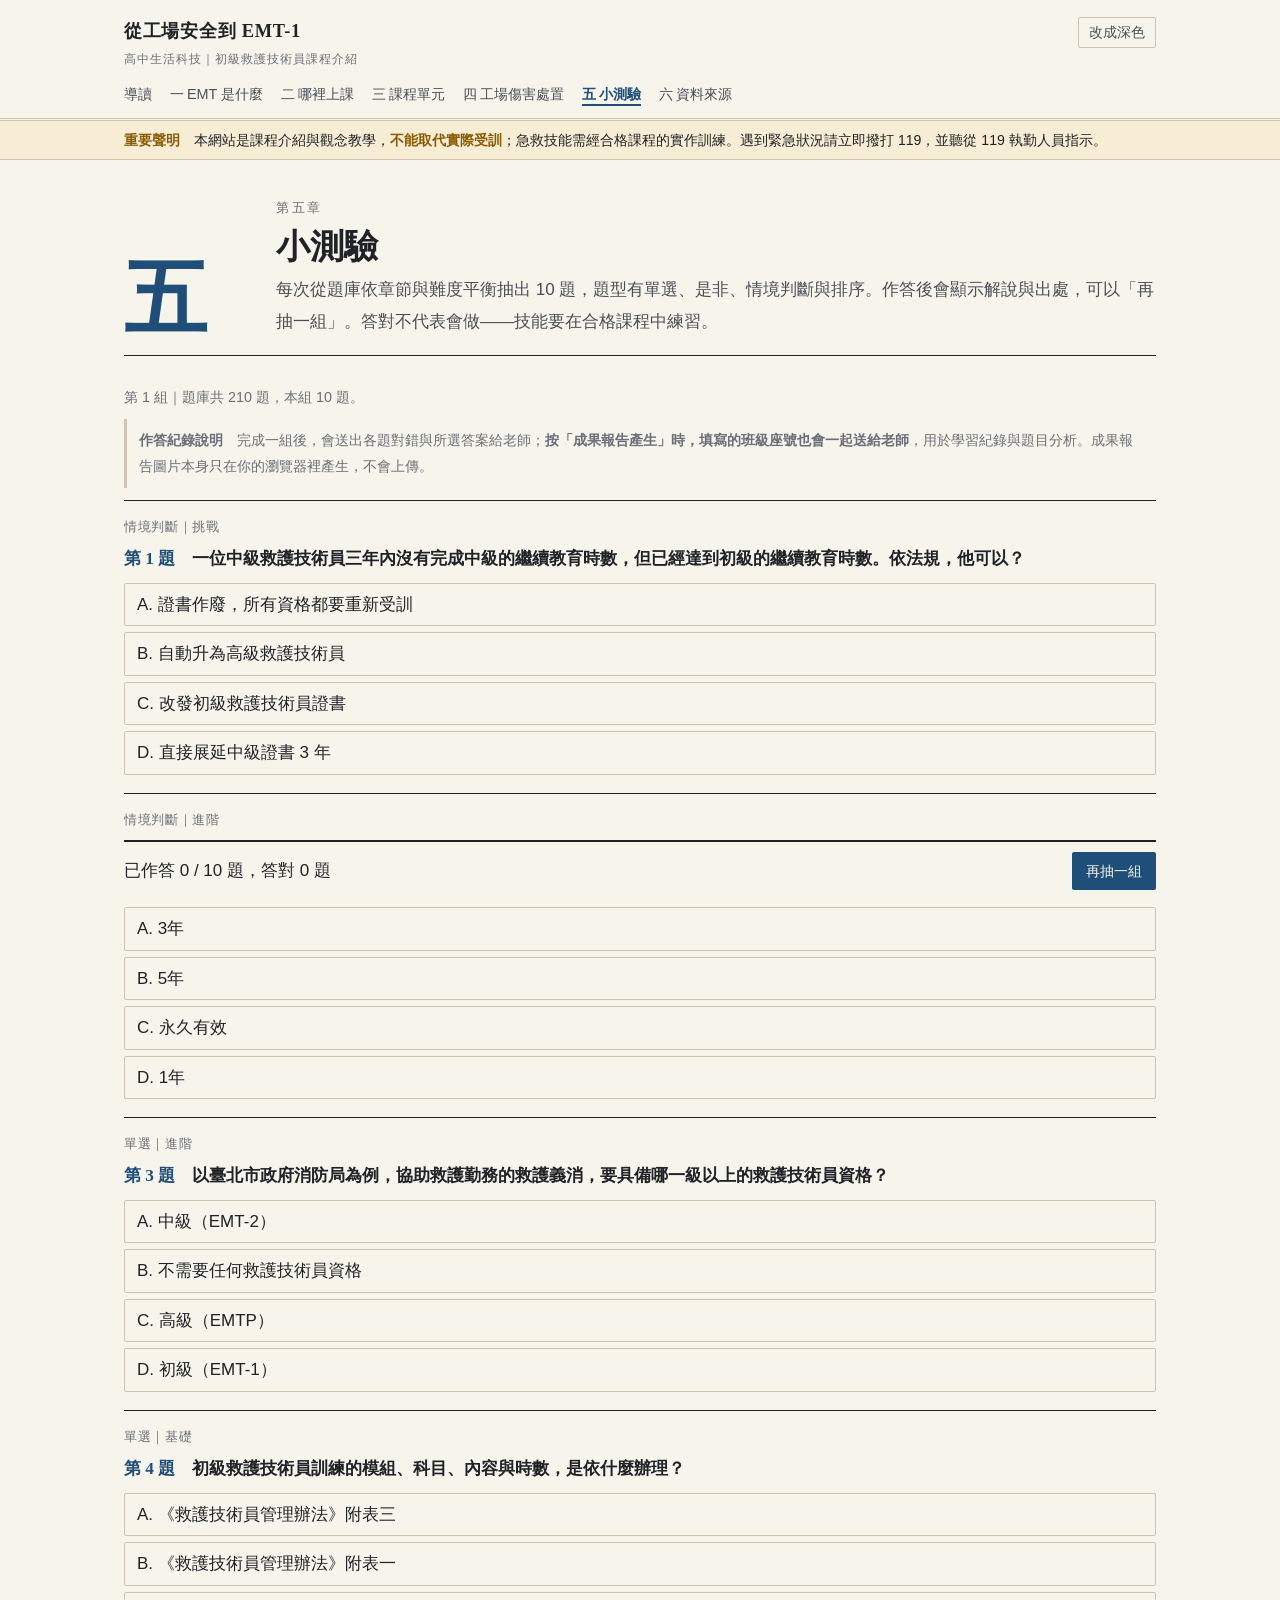
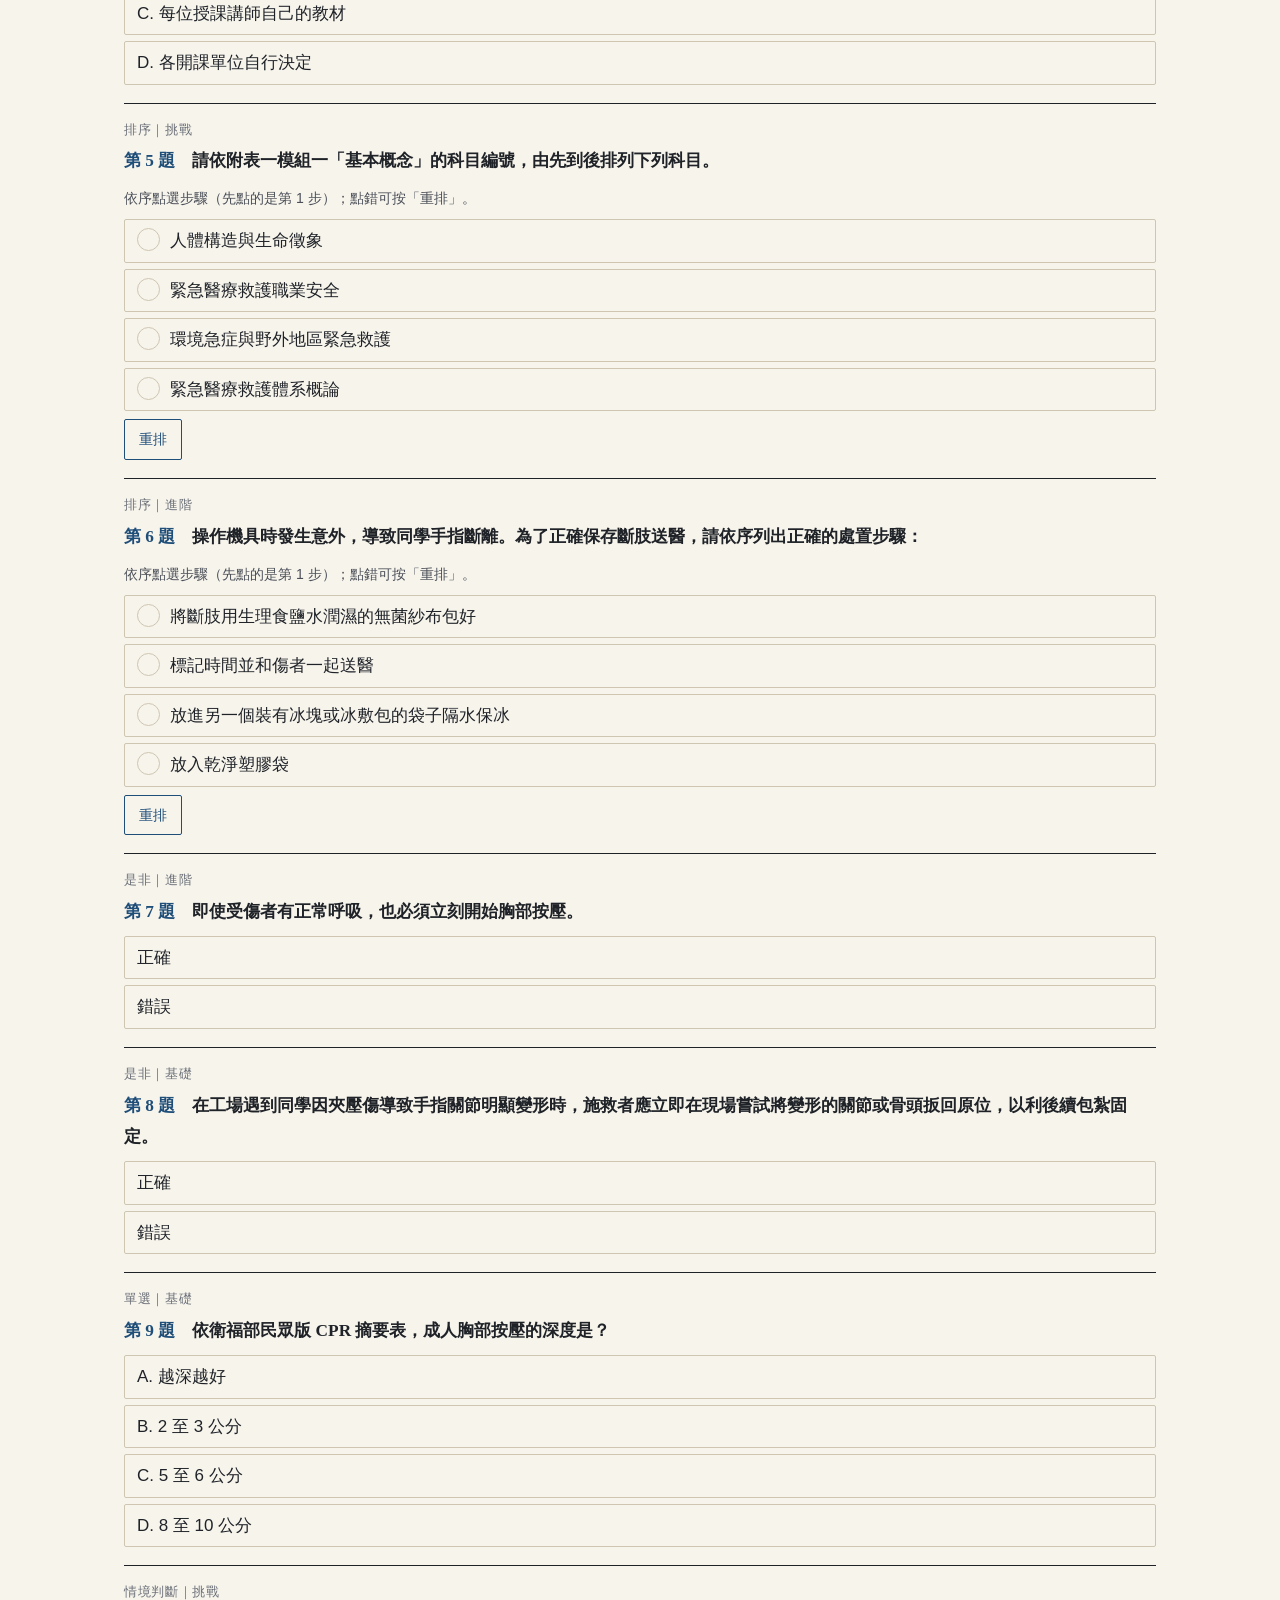
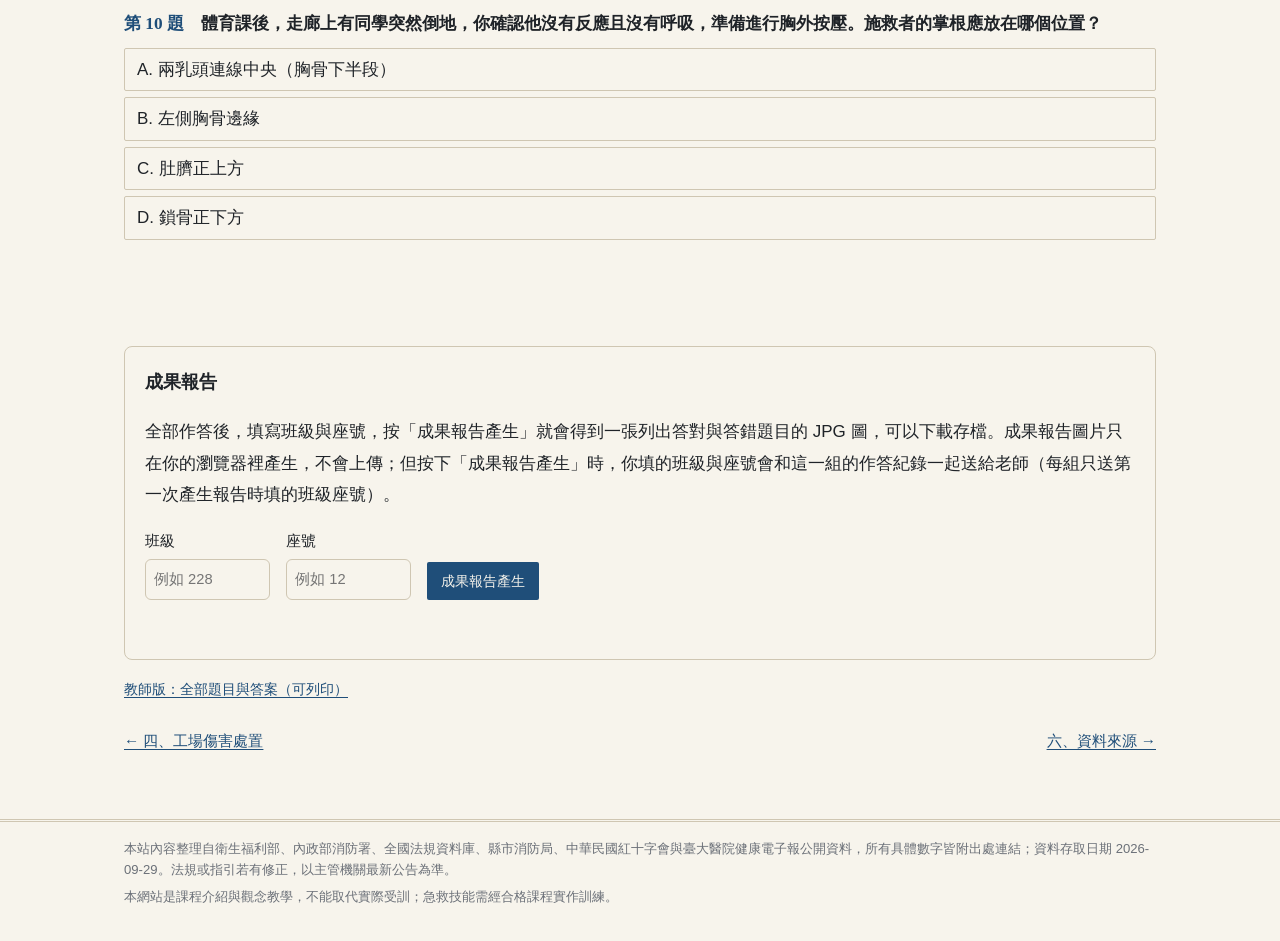
<file: quiz.html>
<!doctype html>
<html lang="zh-Hant-TW">
<head>
<meta charset="utf-8">
<meta name="viewport" content="width=device-width, initial-scale=1">
<title>EMT 觀念測驗</title>
<meta name="description" content="從題庫依章節與難度平衡隨機抽十題的觀念測驗，每題附解說與出處；另有教師版全部題目">
<meta name="color-scheme" content="light dark">
<link rel="icon" href="data:image/svg+xml,%3Csvg xmlns='http://www.w3.org/2000/svg' viewBox='0 0 16 16'%3E%3Crect width='16' height='16' rx='2' fill='%231f4e79'/%3E%3Cpath d='M6 3h4v3h3v4h-3v3H6v-3H3V6h3z' fill='%23f7f4ec'/%3E%3C/svg%3E">
<script>try{var t=localStorage.getItem("emt-theme");if(t==="dark"||t==="light")document.documentElement.setAttribute("data-theme",t);}catch(e){}</script>
<link rel="stylesheet" href="assets/style.css">
</head>
<body>
<a class="skip" href="#main">跳到主要內容</a>
<header class="masthead">
  <div class="masthead-inner">
    <a class="brand" href="index.html">從工場安全到 EMT-1<small>高中生活科技｜初級救護技術員課程介紹</small></a>
    <button class="theme-btn" id="theme-btn" type="button">深淺色</button>
  </div>
  <nav class="toc" aria-label="章節">
    <ol>
      <li><a href="index.html">導讀</a></li>
      <li><a href="emt.html"><span class="n">一</span>EMT 是什麼</a></li>
      <li><a href="where.html"><span class="n">二</span>哪裡上課</a></li>
      <li><a href="units.html"><span class="n">三</span>課程單元</a></li>
      <li><a href="first-aid.html"><span class="n">四</span>工場傷害處置</a></li>
      <li><a href="quiz.html" aria-current="page"><span class="n">五</span>小測驗</a></li>
      <li><a href="sources.html"><span class="n">六</span>資料來源</a></li>
    </ol>
  </nav>
</header>
<div class="notice" role="note"><p><strong>重要聲明</strong>　本網站是課程介紹與觀念教學，<strong>不能取代實際受訓</strong>；急救技能需經合格課程的實作訓練。遇到緊急狀況請立即撥打 119，並聽從 119 執勤人員指示。</p></div>
<main id="main" class="page">
<header class="chapter-head">
  <div class="chapter-no">五</div>
  <div>
    <p class="kicker">第五章</p>
    <h1>小測驗</h1>
    <p class="lede">每次從題庫依章節與難度平衡抽出 10 題，題型有單選、是非、情境判斷與排序。作答後會顯示解說與出處，可以「再抽一組」。答對不代表會做——技能要在合格課程中練習。</p>
  </div>
</header>

<script>if(location.hash==="#all")document.documentElement.className+=" teacher-mode";</script>
<noscript><style>#bank-all[hidden]{display:block}</style><p>瀏覽器未啟用 JavaScript，無法抽題；以下列出全部題目與答案。</p></noscript>

<div id="quiz-app" hidden>
  <p class="quiz-meta" id="quiz-meta"></p>
  <p class="data-note" id="data-note"><strong>作答紀錄說明</strong>　完成一組後，會送出各題對錯與所選答案給老師；<strong>按「成果報告產生」時，填寫的班級座號也會一起送給老師</strong>，用於學習紀錄與題目分析。成果報告圖片本身只在你的瀏覽器裡產生，不會上傳。</p>
  <div class="quiz" id="quiz-list"></div>
  <div class="score">
    <span id="score-text" aria-live="polite"></span>
    <span class="score-btns">
      <button class="btn" id="quiz-redraw" type="button">再抽一組</button>
    </span>
  </div>
  <section class="report-box" aria-labelledby="report-h">
    <h2 id="report-h">成果報告</h2>
    <p>全部作答後，填寫班級與座號，按「成果報告產生」就會得到一張列出答對與答錯題目的 JPG 圖，可以下載存檔。成果報告圖片只在你的瀏覽器裡產生，不會上傳；但按下「成果報告產生」時，你填的班級與座號會和這一組的作答紀錄一起送給老師（每組只送第一次產生報告時填的班級座號）。</p>
    <p class="report-fields">
      <label>班級 <input id="report-class" type="text" inputmode="numeric" maxlength="10" autocomplete="off" placeholder="例如 228"></label>
      <label>座號 <input id="report-seat" type="text" inputmode="numeric" maxlength="4" autocomplete="off" placeholder="例如 12"></label>
      <button class="btn" id="report-make" type="button">成果報告產生</button>
    </p>
    <p class="report-msg" id="report-msg" role="status" aria-live="polite"></p>
    <div class="report-out" id="report-out" hidden></div>
  </section>
  <p class="teacher-link"><a href="#all">教師版：全部題目與答案（可列印）</a></p>
</div>

<section id="bank-all" class="bank-all" hidden>
  <div class="bank-head">
    <h2>題庫全部題目（教師版）</h2>
    <p>共 210 題。每題附答案、解說、出處與難度。題型：單選 64、是非 48、情境判斷 83、排序 15；難度：基礎 65、進階 72、挑戰 73。</p>
    <p class="data-flow">資料流向：學生每完成一組 10 題，網站會把各題題號、對錯與所選答案送到老師的 Google 試算表（選擇題記錄選項代號，對應本頁各題 A、B、C、D 的順序；是非題記錄「正確／錯誤」；排序題記錄依序點選的步驟序號）。學生若按「成果報告產生」，當時填的班級與座號會再送一次，補進同一組的紀錄（每組只收第一次）；沒有產生報告的組別不含班級座號。成果報告圖片只在學生的瀏覽器裡產生，不會上傳。</p>
    <p class="bank-actions"><a href="#" id="back-to-quiz">回到測驗</a>　<button class="btn" type="button" id="bank-print">列印</button></p>
  </div>
<h3 class="bank-ch">第一章 EMT 是什麼（50 題）</h3>
<article class="qa" id="q001"><h4><span class="qid">q001</span>依現行《救護技術員管理辦法》，初級救護技術員（EMT-1）訓練課程總時數是多少？</h4><p class="qa-meta">單選｜基礎（難度 1）</p>
<ol class="qa-opts" type="A"><li>24 小時</li><li class="is-ans"><strong>56 小時</strong>（答案）</li><li>336 小時</li><li>1296 小時</li></ol>
<div class="explain"><p>附表一「初級救護技術員訓練課程基準」總時數 56 小時，分七個模組。336 小時是中級、1296 小時是高級；24 小時是初級三年內繼續教育的時數。</p><p><a class="cite" href="https://law.moj.gov.tw/LawClass/LawGetFile.ashx?FileId=0000368758&amp;lan=C" target="_blank" rel="noopener" title="救護技術員管理辦法 附表一：初級救護技術員訓練課程基準（PDF）">附表一 初級課程基準</a><a class="cite" href="https://law.moj.gov.tw/LawClass/LawGetFile.ashx?FileId=0000368759&amp;lan=C" target="_blank" rel="noopener" title="救護技術員管理辦法 附表二：中級救護技術員訓練課程基準（PDF）">附表二 中級課程基準</a><a class="cite" href="https://law.moj.gov.tw/LawClass/LawGetFile.ashx?FileId=0000368760&amp;lan=C" target="_blank" rel="noopener" title="救護技術員管理辦法 附表三：高級救護技術員訓練課程基準（PDF）">附表三 高級課程基準</a><a class="cite" href="https://law.moj.gov.tw/LawClass/LawSingle.aspx?pcode=L0020141&amp;flno=10" target="_blank" rel="noopener" title="救護技術員管理辦法 第 10 條（繼續教育時數與展延）">救護技術員管理辦法 第10條</a></p></div></article>
<article class="qa" id="q002"><h4><span class="qid">q002</span>法規對報名初級救護技術員訓練的資格，規定的是什麼？</h4><p class="qa-meta">單選｜基礎（難度 1）</p>
<ol class="qa-opts" type="A"><li class="is-ans"><strong>國民中學以上學校畢業或具同等學力</strong>（答案）</li><li>年滿 20 歲</li><li>高級中等以上學校畢業</li><li>必須是消防人員</li></ol>
<div class="explain"><p>第 2 條只規定學歷：初級是國民中學以上學校畢業或具同等學力。「高級中等以上學校畢業」是中級的條件（另需有效的初級證書）。年齡等其他條件依授課單位規定。</p><p><a class="cite" href="https://law.moj.gov.tw/LawClass/LawSingle.aspx?pcode=L0020141&amp;flno=2" target="_blank" rel="noopener" title="救護技術員管理辦法 第 2 條（各級報名資格）">救護技術員管理辦法 第2條</a></p></div></article>
<article class="qa" id="q003"><h4><span class="qid">q003</span>救護技術員證書的有效期間是多久？</h4><p class="qa-meta">單選｜基礎（難度 1）</p>
<ol class="qa-opts" type="A"><li>1 年</li><li>2 年</li><li class="is-ans"><strong>3 年</strong>（答案）</li><li>終身有效</li></ol>
<div class="explain"><p>各級救護技術員證書有效期間為三年；效期內完成繼續教育可申請展延，每次展延三年。</p><p><a class="cite" href="https://law.moj.gov.tw/LawClass/LawSingle.aspx?pcode=L0020141&amp;flno=9" target="_blank" rel="noopener" title="救護技術員管理辦法 第 9 條（證書有效期間三年）">救護技術員管理辦法 第9條</a><a class="cite" href="https://law.moj.gov.tw/LawClass/LawSingle.aspx?pcode=L0020141&amp;flno=10" target="_blank" rel="noopener" title="救護技術員管理辦法 第 10 條（繼續教育時數與展延）">救護技術員管理辦法 第10條</a></p></div></article>
<article class="qa" id="q004"><h4><span class="qid">q004</span>教育部規定，學校應協助教職員工及學生定期接受基本救命術訓練課程至少四小時。</h4><p class="qa-meta">是非｜基礎（難度 1）</p>
<p class="qa-ans">答案：<strong>正確</strong></p>
<div class="explain"><p>《教育部主管各級學校緊急傷病處理準則》第 5 條：學校應協助教職員工及學生定期接受基本救命術訓練課程至少四小時及緊急救護情境演習。</p><p><a class="cite" href="https://law.moj.gov.tw/LawClass/LawSingle.aspx?pcode=H0020053&amp;flno=5" target="_blank" rel="noopener" title="教育部主管各級學校緊急傷病處理準則 第 5 條（師生定期接受基本救命術至少四小時）">學校緊急傷病處理準則 第5條</a></p></div></article>
<article class="qa" id="q005"><h4><span class="qid">q005</span>《緊急醫療救護法》規定，緊急醫療救護人員（救護人員）僅包含受過專業訓練的救護技術員。</h4><p class="qa-meta">是非｜基礎（難度 1）</p>
<p class="qa-ans">答案：<strong>錯誤</strong></p>
<div class="explain"><p>依據法規，緊急醫療救護人員是指醫師、護理人員、救護技術員，並非只有救護技術員。</p><p><a class="cite" href="https://law.moj.gov.tw/LawClass/LawSingle.aspx?pcode=L0020045&amp;flno=4" target="_blank" rel="noopener" title="緊急醫療救護法 第 4 條（救護人員指醫師、護理人員、救護技術員）">緊急醫療救護法 第4條</a></p></div></article>
<article class="qa" id="q006"><h4><span class="qid">q006</span>為了應對山林等特殊環境的事故，各級救護技術員的訓練課程中應該包含野外地區的救護訓練。</h4><p class="qa-meta">是非｜基礎（難度 1）</p>
<p class="qa-ans">答案：<strong>正確</strong></p>
<div class="explain"><p>法規明定救護技術員的訓練課程應包括野外地區的救護訓練。</p><p><a class="cite" href="https://law.moj.gov.tw/LawClass/LawSingle.aspx?pcode=L0020045&amp;flno=24" target="_blank" rel="noopener" title="緊急醫療救護法 第 24 條（救護技術員分初、中、高三級）">緊急醫療救護法 第24條</a></p></div></article>
<article class="qa" id="q007"><h4><span class="qid">q007</span>現行版本的《救護技術員管理辦法》於民國113年5月15日修正後，便立即於發布當日生效施行。</h4><p class="qa-meta">是非｜基礎（難度 1）</p>
<p class="qa-ans">答案：<strong>錯誤</strong></p>
<div class="explain"><p>現行版本修正日期為民國113年5月15日，但法規明定自民國114年1月1日才開始施行。</p><p><a class="cite" href="https://law.moj.gov.tw/LawClass/LawSingle.aspx?pcode=L0020141&amp;flno=19" target="_blank" rel="noopener" title="救護技術員管理辦法 第 19 條（自民國 114 年 1 月 1 日施行）">救護技術員管理辦法 第19條</a></p></div></article>
<article class="qa" id="q008"><h4><span class="qid">q008</span>學校協助教職員工及學生定期接受的「基本救命術」訓練至少四小時，即等同於取得「初級救護技術員（EMT-1）」的證書。</h4><p class="qa-meta">是非｜基礎（難度 1）</p>
<p class="qa-ans">答案：<strong>錯誤</strong></p>
<div class="explain"><p>基本救命術是入門訓練至少4小時；EMT-1則是法規明定、總時數56小時的有證書與效期的專業訓練，兩者並不等同。</p><p><a class="cite" href="https://law.moj.gov.tw/LawClass/LawSingle.aspx?pcode=H0020053&amp;flno=5" target="_blank" rel="noopener" title="教育部主管各級學校緊急傷病處理準則 第 5 條（師生定期接受基本救命術至少四小時）">學校緊急傷病處理準則 第5條</a><a class="cite" href="https://law.moj.gov.tw/LawClass/LawGetFile.ashx?FileId=0000368758&amp;lan=C" target="_blank" rel="noopener" title="救護技術員管理辦法 附表一：初級救護技術員訓練課程基準（PDF）">附表一 初級課程基準</a></p></div></article>
<article class="qa" id="q009"><h4><span class="qid">q009</span>救護技術員依據等級分為三類，下列關於各等級與其常見縮寫的對應，何者完全正確？</h4><p class="qa-meta">單選｜進階（難度 2）</p>
<ol class="qa-opts" type="A"><li class="is-ans"><strong>初級 EMT-1、中級 EMT-2、高級 EMTP</strong>（答案）</li><li>初級 EMT-1、中級 EMTP、高級 EMT-3</li><li>初級 EMT、中級 EMT-1、高級 EMT-2</li><li>基礎 EMT-B、中級 EMT-I、高級 EMT-P</li></ol>
<div class="explain"><p>救護技術員分為初級、中級及高級三類，常見縮寫為初級 EMT-1、中級 EMT-2、高級 EMTP（Paramedic）。</p><p><a class="cite" href="https://law.moj.gov.tw/LawClass/LawSingle.aspx?pcode=L0020045&amp;flno=24" target="_blank" rel="noopener" title="緊急醫療救護法 第 24 條（救護技術員分初、中、高三級）">緊急醫療救護法 第24條</a><a class="cite" href="https://fdkc.kcg.gov.tw/cp.aspx?n=17D7056A665C7AF6" target="_blank" rel="noopener" title="高雄市政府消防局。緊急救護簡介">高雄市消防局 緊急救護簡介</a></p></div></article>
<article class="qa" id="q010"><h4><span class="qid">q010</span>下列關於中級與高級救護技術員報名資格的敘述，何者正確？</h4><p class="qa-meta">單選｜進階（難度 2）</p>
<ol class="qa-opts" type="A"><li class="is-ans"><strong>報名中級須高級中等以上學校畢業或具同等學力，並領有效期內的初級證書</strong>（答案）</li><li>報名高級只要有專科以上學歷即可，不需要其他證書</li><li>從事初級救護技術員連續四年以上，可直接報名高級</li><li>報名中級只需國中畢業，但必須有初級證書兩年以上</li></ol>
<div class="explain"><p>中級報名資格為高級中等以上學校畢業並領有效期內初級證書；高級則需從事中級連續四年以上，或專科以上畢業並領有有效中級證書一年以上。</p><p><a class="cite" href="https://law.moj.gov.tw/LawClass/LawSingle.aspx?pcode=L0020141&amp;flno=2" target="_blank" rel="noopener" title="救護技術員管理辦法 第 2 條（各級報名資格）">救護技術員管理辦法 第2條</a></p></div></article>
<article class="qa" id="q011"><h4><span class="qid">q011</span>各級別救護技術員初訓的總時數規定，下列何者正確？</h4><p class="qa-meta">單選｜進階（難度 2）</p>
<ol class="qa-opts" type="A"><li>初級40小時</li><li>中級280小時，不含醫院實習</li><li class="is-ans"><strong>高級1296小時，包含醫院急診與救護車實習</strong>（答案）</li><li>初中高三級別皆只需在教室上課，不需救護車出勤實習</li></ol>
<div class="explain"><p>初級初訓總時數為56小時；中級為336小時；高級為1296小時，且中級與高級皆包含醫院與救護車實習。</p><p><a class="cite" href="https://law.moj.gov.tw/LawClass/LawGetFile.ashx?FileId=0000368758&amp;lan=C" target="_blank" rel="noopener" title="救護技術員管理辦法 附表一：初級救護技術員訓練課程基準（PDF）">附表一 初級課程基準</a><a class="cite" href="https://law.moj.gov.tw/LawClass/LawGetFile.ashx?FileId=0000368759&amp;lan=C" target="_blank" rel="noopener" title="救護技術員管理辦法 附表二：中級救護技術員訓練課程基準（PDF）">附表二 中級課程基準</a><a class="cite" href="https://law.moj.gov.tw/LawClass/LawGetFile.ashx?FileId=0000368760&amp;lan=C" target="_blank" rel="noopener" title="救護技術員管理辦法 附表三：高級救護技術員訓練課程基準（PDF）">附表三 高級課程基準</a></p></div></article>
<article class="qa" id="q012"><h4><span class="qid">q012</span>完成救護技術員訓練後，關於發給證書的單位，下列敘述何者正確？</h4><p class="qa-meta">單選｜進階（難度 2）</p>
<ol class="qa-opts" type="A"><li>所有級別的證書皆由辦理訓練的機關或學校發給</li><li class="is-ans"><strong>初級與中級由辦理訓練的單位發給，高級則需送指定甄試機構通過才發證</strong>（答案）</li><li>所有級別的證書皆須送交中央衛生主管機關統一發給</li><li>初級由訓練單位發給，中級與高級需送甄試機構通過才發證</li></ol>
<div class="explain"><p>依規定初級、中級由辦理訓練的機構發給；高級訓練完成後送指定的甄試機構，甄試通過才發證。</p><p><a class="cite" href="https://law.moj.gov.tw/LawClass/LawSingle.aspx?pcode=L0020141&amp;flno=8" target="_blank" rel="noopener" title="救護技術員管理辦法 第 8 條（證書由誰發給；高級須甄試）">救護技術員管理辦法 第8條</a></p></div></article>
<article class="qa" id="q013"><h4><span class="qid">q013</span>初級救護技術員要展延證書，三年內至少要完成多少小時的繼續教育？</h4><p class="qa-meta">單選｜進階（難度 2）</p>
<ol class="qa-opts" type="A"><li>4 小時</li><li>8 小時</li><li>12 小時，不限科目</li><li class="is-ans"><strong>24 小時，其中 12 小時以上為模組二、四、六</strong>（答案）</li></ol>
<div class="explain"><p>第 10 條：初級須完成附表一所列科目 24 小時以上，且其中 12 小時以上為模組二（基本生命急救術）、四（基本救護技術）、六（綜合演練）的科目。</p><p><a class="cite" href="https://law.moj.gov.tw/LawClass/LawSingle.aspx?pcode=L0020141&amp;flno=10" target="_blank" rel="noopener" title="救護技術員管理辦法 第 10 條（繼續教育時數與展延）">救護技術員管理辦法 第10條</a></p></div></article>
<article class="qa" id="q014"><h4><span class="qid">q014</span>初級救護技術員訓練課程的筆試與技術測驗，其及格標準統一由中央法規明定為80分。</h4><p class="qa-meta">是非｜進階（難度 2）</p>
<p class="qa-ans">答案：<strong>錯誤</strong></p>
<div class="explain"><p>法規沒有寫出及格分數，及格標準是依授課單位規定。</p><p><a class="cite" href="https://law.moj.gov.tw/LawClass/LawGetFile.ashx?FileId=0000368758&amp;lan=C" target="_blank" rel="noopener" title="救護技術員管理辦法 附表一：初級救護技術員訓練課程基準（PDF）">附表一 初級課程基準</a><a class="cite" href="https://law.moj.gov.tw/LawClass/LawSingle.aspx?pcode=L0020141&amp;flno=8" target="_blank" rel="noopener" title="救護技術員管理辦法 第 8 條（證書由誰發給；高級須甄試）">救護技術員管理辦法 第8條</a></p></div></article>
<article class="qa" id="q015"><h4><span class="qid">q015</span>一位國中畢業的學生想成為初級救護技術員並持續保有資格，下列過程的正確順序是？</h4><p class="qa-meta">排序｜進階（難度 2）</p>
<p class="qa-ans">正確順序：</p><ol class="qa-order"><li>報名初級救護技術員訓練</li><li>完成 56 小時課程並通過筆試與技術測驗</li><li>由辦理訓練的單位發給證書（效期 3 年）</li><li>3 年內完成 24 小時以上繼續教育，申請展延</li></ol>
<div class="explain"><p>報名資格是國中以上畢業；課程 56 小時含 4 小時筆試與技術測驗；合格後由辦訓單位發證，效期 3 年；效期內完成繼續教育（初級 24 小時以上）可申請展延。</p><p><a class="cite" href="https://law.moj.gov.tw/LawClass/LawSingle.aspx?pcode=L0020141&amp;flno=2" target="_blank" rel="noopener" title="救護技術員管理辦法 第 2 條（各級報名資格）">救護技術員管理辦法 第2條</a><a class="cite" href="https://law.moj.gov.tw/LawClass/LawGetFile.ashx?FileId=0000368758&amp;lan=C" target="_blank" rel="noopener" title="救護技術員管理辦法 附表一：初級救護技術員訓練課程基準（PDF）">附表一 初級課程基準</a><a class="cite" href="https://law.moj.gov.tw/LawClass/LawSingle.aspx?pcode=L0020141&amp;flno=8" target="_blank" rel="noopener" title="救護技術員管理辦法 第 8 條（證書由誰發給；高級須甄試）">救護技術員管理辦法 第8條</a><a class="cite" href="https://law.moj.gov.tw/LawClass/LawSingle.aspx?pcode=L0020141&amp;flno=9" target="_blank" rel="noopener" title="救護技術員管理辦法 第 9 條（證書有效期間三年）">救護技術員管理辦法 第9條</a><a class="cite" href="https://law.moj.gov.tw/LawClass/LawSingle.aspx?pcode=L0020141&amp;flno=10" target="_blank" rel="noopener" title="救護技術員管理辦法 第 10 條（繼續教育時數與展延）">救護技術員管理辦法 第10條</a></p></div></article>
<article class="qa" id="q016"><h4><span class="qid">q016</span>比較初級、中級、高級救護技術員能執行的救護項目，下列敘述何者正確？</h4><p class="qa-meta">單選｜挑戰（難度 3）</p>
<ol class="qa-opts" type="A"><li class="is-ans"><strong>初級可以給予氧氣與沖洗眼睛，但不能依預立醫療流程執行氣管插管</strong>（答案）</li><li>中級可以執行初級所有項目，並增加氣管插管與電擊等處置</li><li>高級僅能執行注射與給藥，基本心肺復甦術應由初級人員負責</li><li>初級即可協助使用自備腎上腺素注射筆</li></ol>
<div class="explain"><p>給予氧氣與沖洗眼睛是初級項目；氣管插管與電擊是高級增加項目；協助使用自備腎上腺素注射筆是中級增加項目。</p><p><a class="cite" href="https://law.moj.gov.tw/LawClass/LawSingle.aspx?pcode=L0020141&amp;flno=13" target="_blank" rel="noopener" title="救護技術員管理辦法 第 13 條（初級救護技術員得施行之救護項目）">救護技術員管理辦法 第13條</a><a class="cite" href="https://law.moj.gov.tw/LawClass/LawSingle.aspx?pcode=L0020141&amp;flno=14" target="_blank" rel="noopener" title="救護技術員管理辦法 第 14 條（中級救護技術員得施行之救護項目）">救護技術員管理辦法 第14條</a><a class="cite" href="https://law.moj.gov.tw/LawClass/LawSingle.aspx?pcode=L0020141&amp;flno=15" target="_blank" rel="noopener" title="救護技術員管理辦法 第 15 條（高級救護技術員得施行之救護項目）">救護技術員管理辦法 第15條</a></p></div></article>
<article class="qa" id="q017"><h4><span class="qid">q017</span>小華持有初級救護技術員證書，因為服兵役，來不及在效期內完成繼續教育。依法規他可以怎麼做？</h4><p class="qa-meta">情境判斷｜挑戰（難度 3）</p>
<ol class="qa-opts" type="A"><li class="is-ans"><strong>在證書效期屆滿 3 個月前申請展延，展延期間 1 年</strong>（答案）</li><li>等證書過期後 3 個月內再申請展延 3 年</li><li>服兵役期間證書會自動延長</li><li>只能重新上完 56 小時課程</li></ol>
<div class="explain"><p>第 11 條：因懷孕、重大疾病或服兵役未能完成繼續教育時數，得於證書效期屆滿三個月前申請展延，展延期間為一年。</p><p><a class="cite" href="https://law.moj.gov.tw/LawClass/LawSingle.aspx?pcode=L0020141&amp;flno=11" target="_blank" rel="noopener" title="救護技術員管理辦法 第 11 條（懷孕、重大疾病、服兵役得展延一年）">救護技術員管理辦法 第11條</a></p></div></article>
<article class="qa" id="q018"><h4><span class="qid">q018</span>一位中級救護技術員三年內沒有完成中級的繼續教育時數，但已經達到初級的繼續教育時數。依法規，他可以？</h4><p class="qa-meta">情境判斷｜挑戰（難度 3）</p>
<ol class="qa-opts" type="A"><li class="is-ans"><strong>改發初級救護技術員證書</strong>（答案）</li><li>直接展延中級證書 3 年</li><li>證書作廢，所有資格都要重新受訓</li><li>自動升為高級救護技術員</li></ol>
<div class="explain"><p>第 10 條：未於規定期限內完成原級別的繼續教育時數，而達較低級別的繼續教育時數者，得發給該較低級別的證書。</p><p><a class="cite" href="https://law.moj.gov.tw/LawClass/LawSingle.aspx?pcode=L0020141&amp;flno=10" target="_blank" rel="noopener" title="救護技術員管理辦法 第 10 條（繼續教育時數與展延）">救護技術員管理辦法 第10條</a></p></div></article>
<article class="qa" id="q019"><h4><span class="qid">q019</span>某日高中校慶發生學生推擠導致多人受傷，擁有初級救護技術員資格的王老師趕到現場。請問在下列哪個情境中，王老師「不符合」法規所允許執行救護的地點？</h4><p class="qa-meta">情境判斷｜挑戰（難度 3）</p>
<ol class="qa-opts" type="A"><li>學生大量受傷的操場現場</li><li>陪同受傷學生搭乘救護車轉診的途中</li><li class="is-ans"><strong>學生抵達醫院急診室，且醫護人員已經接手開始處置時</strong>（答案）</li><li>學生在急診室等待，但醫護人員尚未開始處置前</li></ol>
<div class="explain"><p>救護技術員執行救護的地點限制為：緊急傷病或大量傷病患的現場、送醫或轉診途中、抵達醫院而醫護人員尚未處置前。若醫護人員已開始處置則不在法規允許的執行地點內。</p><p><a class="cite" href="https://law.moj.gov.tw/LawClass/LawSingle.aspx?pcode=L0020045&amp;flno=26" target="_blank" rel="noopener" title="緊急醫療救護法 第 26 條（救護技術員施行救護的地點）">緊急醫療救護法 第26條</a></p></div></article>
<article class="qa" id="q092"><h4><span class="qid">q092</span>運動會上有人扭傷，場邊有四個人過來幫忙。依《緊急醫療救護法》，哪一位「不屬於」法律所稱的救護人員？</h4><p class="qa-meta">情境判斷｜基礎（難度 1）</p>
<ol class="qa-opts" type="A"><li>學校的護理師</li><li>來看比賽的醫師家長</li><li>持有效證書的救護技術員</li><li class="is-ans"><strong>沒有醫護資格的熱心同學</strong>（答案）</li></ol>
<div class="explain"><p>《緊急醫療救護法》第 4 條：救護人員是指醫師、護理人員、救護技術員。沒有這三種資格的人，不是法律所稱的救護人員。</p><p><a class="cite" href="https://law.moj.gov.tw/LawClass/LawSingle.aspx?pcode=L0020045&amp;flno=4" target="_blank" rel="noopener" title="緊急醫療救護法 第 4 條（救護人員指醫師、護理人員、救護技術員）">緊急醫療救護法 第4條</a></p></div></article>
<article class="qa" id="q093"><h4><span class="qid">q093</span>陳大哥高職畢業，一直擔任中級救護技術員從事緊急救護，至今已連續五年。依《救護技術員管理辦法》第 2 條，他能不能報名高級救護技術員訓練？</h4><p class="qa-meta">情境判斷｜進階（難度 2）</p>
<ol class="qa-opts" type="A"><li class="is-ans"><strong>可以，從事中級救護技術員緊急救護連續四年以上就符合資格</strong>（答案）</li><li>不行，報名高級一定要專科以上學校畢業</li><li>不行，要先考上高級救護技術員甄試才能報名訓練</li><li>不行，必須從事中級救護技術員緊急救護連續十年以上</li></ol>
<div class="explain"><p>第 2 條高級救護技術員的報名資格有兩種，符合其一即可：從事中級救護技術員緊急救護連續四年以上；或專科以上學校畢業，並領有效期內中級證書一年以上。甄試是完成高級訓練之後才有的程序（第 8 條），不是報名條件。</p><p><a class="cite" href="https://law.moj.gov.tw/LawClass/LawSingle.aspx?pcode=L0020141&amp;flno=2" target="_blank" rel="noopener" title="救護技術員管理辦法 第 2 條（各級報名資格）">救護技術員管理辦法 第2條</a></p></div></article>
<article class="qa" id="q094"><h4><span class="qid">q094</span>各級救護技術員展延證書所需的繼續教育時數都一樣：3 年內完成 24 小時以上。</h4><p class="qa-meta">是非｜挑戰（難度 3）</p>
<p class="qa-ans">答案：<strong>錯誤</strong></p>
<div class="explain"><p>第 10 條：初級 24 小時以上（其中 12 小時以上為模組二、四、六）；中級 72 小時以上（其中 36 小時以上為模組二、四、五、七）；高級 96 小時以上（其中 48 小時以上為模組二、四、五）。三個等級的時數不同。</p><p><a class="cite" href="https://law.moj.gov.tw/LawClass/LawSingle.aspx?pcode=L0020141&amp;flno=10" target="_blank" rel="noopener" title="救護技術員管理辦法 第 10 條（繼續教育時數與展延）">救護技術員管理辦法 第10條</a></p></div></article>
<article class="qa" id="q095"><h4><span class="qid">q095</span>一位國中畢業生打算一路走到高級救護技術員（EMTP），依《救護技術員管理辦法》，下列過程的正確順序是？</h4><p class="qa-meta">排序｜挑戰（難度 3）</p>
<p class="qa-ans">正確順序：</p><ol class="qa-order"><li>報名初級救護技術員訓練，完成後由辦理訓練的單位發給初級證書</li><li>高級中等以上學校畢業後，持有效期內的初級證書報名中級訓練</li><li>取得中級證書，從事中級救護技術員緊急救護連續四年以上</li><li>報名高級救護技術員訓練並完成課程</li><li>由訓練單位把完成訓練人員名冊送指定的甄試機構，甄試通過後發給高級證書</li></ol>
<div class="explain"><p>第 2 條：初級要國中以上畢業；中級要高級中等以上學校畢業並領有效期內的初級證書；高級可由從事中級救護技術員緊急救護連續四年以上取得資格。第 8 條：初級、中級證書由辦理訓練的單位發給；高級完成訓練後送指定的甄試機構，甄試通過才發證。</p><p><a class="cite" href="https://law.moj.gov.tw/LawClass/LawSingle.aspx?pcode=L0020141&amp;flno=2" target="_blank" rel="noopener" title="救護技術員管理辦法 第 2 條（各級報名資格）">救護技術員管理辦法 第2條</a><a class="cite" href="https://law.moj.gov.tw/LawClass/LawSingle.aspx?pcode=L0020141&amp;flno=8" target="_blank" rel="noopener" title="救護技術員管理辦法 第 8 條（證書由誰發給；高級須甄試）">救護技術員管理辦法 第8條</a></p></div></article>
<article class="qa" id="q104"><h4><span class="qid">q104</span>下列哪一項屬於中級救護技術員在初級項目之外，所增加的法定得施行救護項目？</h4><p class="qa-meta">單選｜基礎（難度 1）</p>
<ol class="qa-opts" type="A"><li class="is-ans"><strong>周邊輸液路徑</strong>（答案）</li><li>骨折固定</li><li>基本心肺復甦術</li><li>沖洗眼睛</li></ol>
<div class="explain"><p>周邊輸液路徑屬於中級增加項目。骨折固定、基本心肺復甦術、沖洗眼睛屬於初級救護項目。</p><p><a class="cite" href="https://law.moj.gov.tw/LawClass/LawSingle.aspx?pcode=L0020141&amp;flno=14" target="_blank" rel="noopener" title="救護技術員管理辦法 第 14 條（中級救護技術員得施行之救護項目）">救護技術員管理辦法 第14條</a></p></div></article>
<article class="qa" id="q105"><h4><span class="qid">q105</span>救護技術員的常見縮寫中，高級救護技術員的縮寫為 EMT-3。</h4><p class="qa-meta">是非｜基礎（難度 1）</p>
<p class="qa-ans">答案：<strong>錯誤</strong></p>
<div class="explain"><p>常見的縮寫：初級 EMT-1、中級 EMT-2、高級 EMTP（Paramedic）。高級縮寫並非 EMT-3。</p><p><a class="cite" href="https://fdkc.kcg.gov.tw/cp.aspx?n=17D7056A665C7AF6" target="_blank" rel="noopener" title="高雄市政府消防局。緊急救護簡介">高雄市消防局 緊急救護簡介</a></p></div></article>
<article class="qa" id="q106"><h4><span class="qid">q106</span>要報名高級救護技術員訓練，只要專科以上學校畢業並領有效期內中級證書即可，沒有證書持有時間的要求。</h4><p class="qa-meta">是非｜基礎（難度 1）</p>
<p class="qa-ans">答案：<strong>錯誤</strong></p>
<div class="explain"><p>專科以上學校畢業報名高級訓練，必須領有效期內中級證書「一年以上」。</p><p><a class="cite" href="https://law.moj.gov.tw/LawClass/LawSingle.aspx?pcode=L0020141&amp;flno=2" target="_blank" rel="noopener" title="救護技術員管理辦法 第 2 條（各級報名資格）">救護技術員管理辦法 第2條</a></p></div></article>
<article class="qa" id="q107"><h4><span class="qid">q107</span>高級救護技術員在訓練完成後，會直接由辦理訓練的機構發給證書。</h4><p class="qa-meta">是非｜基礎（難度 1）</p>
<p class="qa-ans">答案：<strong>錯誤</strong></p>
<div class="explain"><p>高級救護技術員在訓練完成後，須送指定的甄試機構，甄試通過才發證。</p><p><a class="cite" href="https://law.moj.gov.tw/LawClass/LawSingle.aspx?pcode=L0020141&amp;flno=8" target="_blank" rel="noopener" title="救護技術員管理辦法 第 8 條（證書由誰發給；高級須甄試）">救護技術員管理辦法 第8條</a></p></div></article>
<article class="qa" id="q108"><h4><span class="qid">q108</span>高級救護技術員3年內需完成96小時以上的繼續教育，其中至少48小時以上必須是模組二、四、五。</h4><p class="qa-meta">是非｜基礎（難度 1）</p>
<p class="qa-ans">答案：<strong>正確</strong></p>
<div class="explain"><p>高級繼續教育時數需96小時以上，其中48小時以上為模組二、四、五。</p><p><a class="cite" href="https://law.moj.gov.tw/LawClass/LawSingle.aspx?pcode=L0020141&amp;flno=10" target="_blank" rel="noopener" title="救護技術員管理辦法 第 10 條（繼續教育時數與展延）">救護技術員管理辦法 第10條</a></p></div></article>
<article class="qa" id="q109"><h4><span class="qid">q109</span>救護技術員因服兵役來不及完成繼續教育時數，申請展延通過後，展延的有效期間為3年。</h4><p class="qa-meta">是非｜基礎（難度 1）</p>
<p class="qa-ans">答案：<strong>錯誤</strong></p>
<div class="explain"><p>依規定，因懷孕、重大疾病或服兵役來不及完成時數申請展延，展延期間為1年，並非3年。</p><p><a class="cite" href="https://law.moj.gov.tw/LawClass/LawSingle.aspx?pcode=L0020141&amp;flno=11" target="_blank" rel="noopener" title="救護技術員管理辦法 第 11 條（懷孕、重大疾病、服兵役得展延一年）">救護技術員管理辦法 第11條</a></p></div></article>
<article class="qa" id="q110"><h4><span class="qid">q110</span>紅十字會（經中央衛生主管機關認可的法人團體）辦理初級救護技術員訓練，學生完成訓練課程合格後，初級證書由誰發給？</h4><p class="qa-meta">情境判斷｜基礎（難度 1）</p>
<ol class="qa-opts" type="A"><li class="is-ans"><strong>由辦理訓練的單位發給</strong>（答案）</li><li>由指定的甄試機構發給</li><li>由中央衛生主管機關統一發給</li><li>由當地消防局統一發給</li></ol>
<div class="explain"><p>第 8 條：完成初級、中級訓練課程合格的人員，由辦理訓練的機關、機構、學校、法人或團體發給證書。只有高級要送指定的甄試機構，甄試通過才發證。</p><p><a class="cite" href="https://law.moj.gov.tw/LawClass/LawSingle.aspx?pcode=L0020141&amp;flno=8" target="_blank" rel="noopener" title="救護技術員管理辦法 第 8 條（證書由誰發給；高級須甄試）">救護技術員管理辦法 第8條</a></p></div></article>
<article class="qa" id="q111"><h4><span class="qid">q111</span>校外教學時有學生出現嚴重過敏反應，該學生隨身攜帶了自備的腎上腺素注射筆。隨行的救護員確認自己具備中級救護技術員資格。依法規，這位中級救護員能做什麼？</h4><p class="qa-meta">情境判斷｜基礎（難度 1）</p>
<ol class="qa-opts" type="A"><li class="is-ans"><strong>可以協助該學生使用自備腎上腺素注射筆</strong>（答案）</li><li>只能做傷口包紮，不可協助使用注射筆</li><li>必須具備高級資格才能協助使用自備腎上腺素注射筆</li><li>可以為該學生進行氣管插管</li></ol>
<div class="explain"><p>中級增加項目包含協助使用自備腎上腺素注射筆。氣管插管是高級項目。</p><p><a class="cite" href="https://law.moj.gov.tw/LawClass/LawSingle.aspx?pcode=L0020141&amp;flno=14" target="_blank" rel="noopener" title="救護技術員管理辦法 第 14 條（中級救護技術員得施行之救護項目）">救護技術員管理辦法 第14條</a></p></div></article>
<article class="qa" id="q112"><h4><span class="qid">q112</span>關於救護技術員執行救護的地點限制，下列何者不包含在內？</h4><p class="qa-meta">單選｜進階（難度 2）</p>
<ol class="qa-opts" type="A"><li class="is-ans"><strong>抵達醫院且醫護人員已開始處置後</strong>（答案）</li><li>緊急傷病或大量傷病患的現場</li><li>送醫或轉診途中</li><li>抵達醫院而醫護人員尚未處置前</li></ol>
<div class="explain"><p>救護技術員執行救護的地點有限制：緊急傷病或大量傷病患的現場、送醫或轉診途中、抵達醫院而醫護人員尚未處置前。醫護人員已處置後不在規定範圍內。</p><p><a class="cite" href="https://law.moj.gov.tw/LawClass/LawSingle.aspx?pcode=L0020045&amp;flno=26" target="_blank" rel="noopener" title="緊急醫療救護法 第 26 條（救護技術員施行救護的地點）">緊急醫療救護法 第26條</a></p></div></article>
<article class="qa" id="q113"><h4><span class="qid">q113</span>依《救護技術員管理辦法》，若救護技術員沒有在期限內完成原級別的繼續教育，但達到了較低級別的時數，此時會有什麼結果？</h4><p class="qa-meta">單選｜進階（難度 2）</p>
<ol class="qa-opts" type="A"><li class="is-ans"><strong>可以改發較低級別的證書</strong>（答案）</li><li>證書直接作廢，必須重新報名初訓</li><li>可自動獲得原級別證書展延一年</li><li>由主管機關處以罰款後保留原級別證書</li></ol>
<div class="explain"><p>沒有在期限內完成原級別的繼續教育、但達到較低級別的時數時，可以改發較低級別的證書。</p><p><a class="cite" href="https://law.moj.gov.tw/LawClass/LawSingle.aspx?pcode=L0020141&amp;flno=10" target="_blank" rel="noopener" title="救護技術員管理辦法 第 10 條（繼續教育時數與展延）">救護技術員管理辦法 第10條</a></p></div></article>
<article class="qa" id="q114"><h4><span class="qid">q114</span>只要國民中學畢業並領有效期內的初級救護技術員證書，就可以報名中級救護技術員訓練。</h4><p class="qa-meta">是非｜進階（難度 2）</p>
<p class="qa-ans">答案：<strong>錯誤</strong></p>
<div class="explain"><p>報名中級需「高級中等以上」學校畢業或具同等學力，並領有效期內的初級證書，國民中學畢業不符學歷要求。</p><p><a class="cite" href="https://law.moj.gov.tw/LawClass/LawSingle.aspx?pcode=L0020141&amp;flno=2" target="_blank" rel="noopener" title="救護技術員管理辦法 第 2 條（各級報名資格）">救護技術員管理辦法 第2條</a></p></div></article>
<article class="qa" id="q115"><h4><span class="qid">q115</span>各級救護技術員的證書有效期間為3年，但每次展延後的有效期間會縮短為1年。</h4><p class="qa-meta">是非｜進階（難度 2）</p>
<p class="qa-ans">答案：<strong>錯誤</strong></p>
<div class="explain"><p>各級救護技術員證書有效期間為3年。每次展延的有效期間也是3年，並未縮短。</p><p><a class="cite" href="https://law.moj.gov.tw/LawClass/LawSingle.aspx?pcode=L0020141&amp;flno=9" target="_blank" rel="noopener" title="救護技術員管理辦法 第 9 條（證書有效期間三年）">救護技術員管理辦法 第9條</a><a class="cite" href="https://law.moj.gov.tw/LawClass/LawSingle.aspx?pcode=L0020141&amp;flno=10" target="_blank" rel="noopener" title="救護技術員管理辦法 第 10 條（繼續教育時數與展延）">救護技術員管理辦法 第10條</a></p></div></article>
<article class="qa" id="q116"><h4><span class="qid">q116</span>就讀大學一年級的小美持有初級救護技術員證書，但發現證書已過期。如果她現在想報名中級救護技術員訓練，她的資格是否符合法規要求？</h4><p class="qa-meta">情境判斷｜進階（難度 2）</p>
<ol class="qa-opts" type="A"><li class="is-ans"><strong>不符合，因為她雖然學歷符合，但初級證書已不在效期內</strong>（答案）</li><li>符合，因為她具有高級中等以上學校畢業的學歷</li><li>不符合，因為報名中級必須專科以上學校畢業</li><li>符合，因為曾經領有初級證書即可，是否在效期內沒有影響</li></ol>
<div class="explain"><p>報名中級需高級中等以上學校畢業或具同等學力，並領有效期內的初級證書。證書過期即不符資格。</p><p><a class="cite" href="https://law.moj.gov.tw/LawClass/LawSingle.aspx?pcode=L0020141&amp;flno=2" target="_blank" rel="noopener" title="救護技術員管理辦法 第 2 條（各級報名資格）">救護技術員管理辦法 第2條</a></p></div></article>
<article class="qa" id="q117"><h4><span class="qid">q117</span>高三學生小明剛取得初級救護技術員證書，他計畫在上大學後繼續維持資格並辦理展延。請問辦理展延後，證書的有效期間是多久？</h4><p class="qa-meta">情境判斷｜進階（難度 2）</p>
<ol class="qa-opts" type="A"><li class="is-ans"><strong>3年</strong>（答案）</li><li>1年</li><li>5年</li><li>永久有效</li></ol>
<div class="explain"><p>各級救護技術員證書有效期間為3年。每次展延的有效期間也是3年。</p><p><a class="cite" href="https://law.moj.gov.tw/LawClass/LawSingle.aspx?pcode=L0020141&amp;flno=9" target="_blank" rel="noopener" title="救護技術員管理辦法 第 9 條（證書有效期間三年）">救護技術員管理辦法 第9條</a><a class="cite" href="https://law.moj.gov.tw/LawClass/LawSingle.aspx?pcode=L0020141&amp;flno=10" target="_blank" rel="noopener" title="救護技術員管理辦法 第 10 條（繼續教育時數與展延）">救護技術員管理辦法 第10條</a></p></div></article>
<article class="qa" id="q118"><h4><span class="qid">q118</span>救護車抵達校園內心肺功能停止患者的現場，車上有一位高級救護技術員與一位中級救護技術員。為了搶救患者，哪一項處置依規定只有該名高級救護技術員可以執行？</h4><p class="qa-meta">情境判斷｜進階（難度 2）</p>
<ol class="qa-opts" type="A"><li class="is-ans"><strong>依預立醫療流程執行氣管插管</strong>（答案）</li><li>使用AED進行電擊</li><li>執行基本心肺復甦術</li><li>給予氧氣</li></ol>
<div class="explain"><p>依預立醫療流程執行氣管插管為高級增加項目。AED、CPR、給氧均為初級即可執行之項目。</p><p><a class="cite" href="https://law.moj.gov.tw/LawClass/LawSingle.aspx?pcode=L0020141&amp;flno=15" target="_blank" rel="noopener" title="救護技術員管理辦法 第 15 條（高級救護技術員得施行之救護項目）">救護技術員管理辦法 第15條</a></p></div></article>
<article class="qa" id="q119"><h4><span class="qid">q119</span>關於因特殊事由來不及完成繼續教育時數的展延規定，下列敘述何者完全符合法規？</h4><p class="qa-meta">單選｜挑戰（難度 3）</p>
<ol class="qa-opts" type="A"><li class="is-ans"><strong>因重大疾病可在證書效期屆滿3個月前申請展延，展延期間1年</strong>（答案）</li><li>因服兵役可在證書效期屆滿1個月前申請展延，展延期間3年</li><li>因出國留學可在證書效期屆滿3個月前申請展延，展延期間1年</li><li>因懷孕可在證書效期屆滿後申請展延，展延期間半年</li></ol>
<div class="explain"><p>第 11 條：因懷孕、重大疾病或服兵役，未能在期限內完成繼續教育時數，得於證書效期屆滿三個月前申請展延，展延期間為一年。出國留學不是條文列出的事由；申請時間也不是屆滿一個月前或屆滿後。</p><p><a class="cite" href="https://law.moj.gov.tw/LawClass/LawSingle.aspx?pcode=L0020141&amp;flno=11" target="_blank" rel="noopener" title="救護技術員管理辦法 第 11 條（懷孕、重大疾病、服兵役得展延一年）">救護技術員管理辦法 第11條</a></p></div></article>
<article class="qa" id="q120"><h4><span class="qid">q120</span>中級救護技術員的初訓總時數為336小時，其中包含醫院急診實習480小時。</h4><p class="qa-meta">是非｜挑戰（難度 3）</p>
<p class="qa-ans">答案：<strong>錯誤</strong></p>
<div class="explain"><p>中級初訓包含醫院實習40小時、救護車出勤實習96小時；醫院急診實習480小時是高級初訓的規定。</p><p><a class="cite" href="https://law.moj.gov.tw/LawClass/LawGetFile.ashx?FileId=0000368759&amp;lan=C" target="_blank" rel="noopener" title="救護技術員管理辦法 附表二：中級救護技術員訓練課程基準（PDF）">附表二 中級課程基準</a><a class="cite" href="https://law.moj.gov.tw/LawClass/LawGetFile.ashx?FileId=0000368760&amp;lan=C" target="_blank" rel="noopener" title="救護技術員管理辦法 附表三：高級救護技術員訓練課程基準（PDF）">附表三 高級課程基準</a></p></div></article>
<article class="qa" id="q121"><h4><span class="qid">q121</span>高級救護技術員若沒有在期限內完成高級的繼續教育，即使已經達到中級的繼續教育時數，其證書也會直接失效，不能改發較低級別的證書。</h4><p class="qa-meta">是非｜挑戰（難度 3）</p>
<p class="qa-ans">答案：<strong>錯誤</strong></p>
<div class="explain"><p>沒有在期限內完成原級別的繼續教育、但達到較低級別的時數時，是可以改發較低級別證書的。</p><p><a class="cite" href="https://law.moj.gov.tw/LawClass/LawSingle.aspx?pcode=L0020141&amp;flno=10" target="_blank" rel="noopener" title="救護技術員管理辦法 第 10 條（繼續教育時數與展延）">救護技術員管理辦法 第10條</a></p></div></article>
<article class="qa" id="q122"><h4><span class="qid">q122</span>中級救護技術員已經可以依預立醫療流程執行注射與給藥。</h4><p class="qa-meta">是非｜挑戰（難度 3）</p>
<p class="qa-ans">答案：<strong>錯誤</strong></p>
<div class="explain"><p>依預立醫療流程執行注射、給藥，是高級救護技術員增加的項目。</p><p><a class="cite" href="https://law.moj.gov.tw/LawClass/LawSingle.aspx?pcode=L0020141&amp;flno=15" target="_blank" rel="noopener" title="救護技術員管理辦法 第 15 條（高級救護技術員得施行之救護項目）">救護技術員管理辦法 第15條</a></p></div></article>
<article class="qa" id="q123"><h4><span class="qid">q123</span>學校登山社同學想報名救護技術員訓練，以應付山區可能的突發狀況。同學在討論課程內容時，哪一個說法符合法規的規定？</h4><p class="qa-meta">情境判斷｜挑戰（難度 3）</p>
<ol class="qa-opts" type="A"><li class="is-ans"><strong>法規明定各級救護技術員的訓練課程，應包括野外地區的救護訓練</strong>（答案）</li><li>因為山區救援危險，法規規定初級救護技術員不可參與野外救護訓練</li><li>野外地區的救護訓練不屬於救護技術員的法定訓練範圍，需另外考取</li><li>只有高級救護技術員的訓練課程才包含野外地區的救護訓練</li></ol>
<div class="explain"><p>各級救護技術員的受訓資格、訓練、繼續教育、得施行的救護項目等細節，由中央衛生主管機關另定辦法，而且訓練課程應包括野外地區的救護訓練。</p><p><a class="cite" href="https://law.moj.gov.tw/LawClass/LawSingle.aspx?pcode=L0020045&amp;flno=24" target="_blank" rel="noopener" title="緊急醫療救護法 第 24 條（救護技術員分初、中、高三級）">緊急醫療救護法 第24條</a></p></div></article>
<article class="qa" id="q124"><h4><span class="qid">q124</span>某校護理師在民國113年9月向學生宣導救護證照的新制規定，提到《救護技術員管理辦法》已在民國113年5月15日修正。請問這份修正後的新版本，何時才會開始施行？</h4><p class="qa-meta">情境判斷｜挑戰（難度 3）</p>
<ol class="qa-opts" type="A"><li class="is-ans"><strong>自民國114年1月1日施行</strong>（答案）</li><li>自民國113年5月15日當日施行</li><li>自民國113年12月31日施行</li><li>自民國115年1月1日施行</li></ol>
<div class="explain"><p>《救護技術員管理辦法》現行版本修正日期為民國113年5月15日，自民國114年1月1日施行。</p><p><a class="cite" href="https://law.moj.gov.tw/LawClass/LawSingle.aspx?pcode=L0020141&amp;flno=19" target="_blank" rel="noopener" title="救護技術員管理辦法 第 19 條（自民國 114 年 1 月 1 日施行）">救護技術員管理辦法 第19條</a></p></div></article>
<article class="qa" id="q125"><h4><span class="qid">q125</span>社區志工阿明擁有大學學歷，半年前剛取得中級救護技術員證書。他聽說高級訓練課程能學到更多技術，現在立刻去報名高級救護技術員訓練，是否會被接受？</h4><p class="qa-meta">情境判斷｜挑戰（難度 3）</p>
<ol class="qa-opts" type="A"><li class="is-ans"><strong>不會接受，因為他領有效期內中級證書未滿一年</strong>（答案）</li><li>會被接受，因為他具備專科以上學校畢業的學歷</li><li>不會接受，因為報名高級一定要先從事中級緊急救護連續四年以上，學歷不能替代</li><li>會被接受，因為只要有中級證書就可以報名高級訓練</li></ol>
<div class="explain"><p>第 2 條：高級的報名資格有兩條路，符合其一即可：從事中級救護技術員緊急救護連續四年以上；或專科以上學校畢業，並領有效期內中級證書一年以上。阿明走學歷這條路，但中級證書只領了半年，未滿一年，所以資格不符；四年年資並不是唯一的條件。</p><p><a class="cite" href="https://law.moj.gov.tw/LawClass/LawSingle.aspx?pcode=L0020141&amp;flno=2" target="_blank" rel="noopener" title="救護技術員管理辦法 第 2 條（各級報名資格）">救護技術員管理辦法 第2條</a></p></div></article>
<article class="qa" id="q126"><h4><span class="qid">q126</span>學長打算報名中級救護技術員初訓，向老師詢問課程內容與時數。若老師依照法規說明，學長參加的中級初訓總時數及實習規定為何？</h4><p class="qa-meta">情境判斷｜挑戰（難度 3）</p>
<ol class="qa-opts" type="A"><li class="is-ans"><strong>總時數336小時，其中包含醫院實習40小時與救護車出勤實習96小時</strong>（答案）</li><li>總時數336小時，全數為教室內的學科與技術演練，無實習時數</li><li>總時數1296小時，其中包含醫院急診實習480小時與救護車實習240小時</li><li>總時數56小時，其中包含救護車出勤實習40小時</li></ol>
<div class="explain"><p>中級初訓總時數336小時，含醫院實習40小時、救護車出勤實習96小時。1296小時為高級初訓規定，56小時為初級。</p><p><a class="cite" href="https://law.moj.gov.tw/LawClass/LawGetFile.ashx?FileId=0000368759&amp;lan=C" target="_blank" rel="noopener" title="救護技術員管理辦法 附表二：中級救護技術員訓練課程基準（PDF）">附表二 中級課程基準</a></p></div></article>
<article class="qa" id="q127"><h4><span class="qid">q127</span>擔任中級救護技術員的大學生正在查詢自己需要的繼續教育時數，他要在3年內完成多少小時以上的繼續教育，才能維持中級資格？</h4><p class="qa-meta">情境判斷｜挑戰（難度 3）</p>
<ol class="qa-opts" type="A"><li class="is-ans"><strong>72小時以上，其中36小時以上為模組二、四、五、七</strong>（答案）</li><li>24小時以上，其中12小時以上為模組二、四、六</li><li>96小時以上，其中48小時以上為模組二、四、五</li><li>56小時以上，全數為基本生命急救術</li></ol>
<div class="explain"><p>中級繼續教育時數需72小時以上，其中36小時以上為模組二、四、五、七。24小時是初級規定，96小時是高級規定。</p><p><a class="cite" href="https://law.moj.gov.tw/LawClass/LawSingle.aspx?pcode=L0020141&amp;flno=10" target="_blank" rel="noopener" title="救護技術員管理辦法 第 10 條（繼續教育時數與展延）">救護技術員管理辦法 第10條</a></p></div></article>
<article class="qa" id="q128"><h4><span class="qid">q128</span>工場裡一位同學被木屑噴到眼睛，另一位同學割傷手部流血。保健室有一位持有效初級救護技術員證書的志工趕來。依《救護技術員管理辦法》第 13 條，下列哪一項屬於他得施行的救護項目？</h4><p class="qa-meta">情境判斷｜挑戰（難度 3）</p>
<ol class="qa-opts" type="A"><li class="is-ans"><strong>協助傷口清洗止血包紮與沖洗眼睛</strong>（答案）</li><li>為割傷同學注射止痛藥</li><li>為割傷同學進行周邊輸液路徑建立</li><li>為兩位同學進行氣管插管以確保呼吸順暢</li></ol>
<div class="explain"><p>第 13 條初級救護技術員得施行的 20 項中，有「傷口清洗、止血及包紮」與「沖洗眼睛」。注射、周邊輸液路徑、氣管插管都不在這 20 項之中。</p><p><a class="cite" href="https://law.moj.gov.tw/LawClass/LawSingle.aspx?pcode=L0020141&amp;flno=13" target="_blank" rel="noopener" title="救護技術員管理辦法 第 13 條（初級救護技術員得施行之救護項目）">救護技術員管理辦法 第13條</a></p></div></article>
<article class="qa" id="q129"><h4><span class="qid">q129</span>紅十字會開辦的初級救護技術員訓練班總計 56 小時。到了最後一天，同學問測驗與分數的規定。下列哪一項說明正確？</h4><p class="qa-meta">情境判斷｜挑戰（難度 3）</p>
<ol class="qa-opts" type="A"><li class="is-ans"><strong>測驗時數為4小時，已包含在56小時總時數內，且及格標準依授課單位規定</strong>（答案）</li><li>測驗時數必須外加在56小時之後，筆試及格分數為中央統一規定的60分</li><li>初級訓練只需上滿56小時即發給證書，無需進行筆試與技術測驗</li><li>測驗內容只有技術測驗，不包含筆試，及格者由當地消防局發證</li></ol>
<div class="explain"><p>初級課程基準最後一個模組「測試」為4小時，包含在56小時內；內容為筆試與技術測驗；法規沒有寫出及格分數，及格標準依授課單位規定。</p><p><a class="cite" href="https://law.moj.gov.tw/LawClass/LawGetFile.ashx?FileId=0000368758&amp;lan=C" target="_blank" rel="noopener" title="救護技術員管理辦法 附表一：初級救護技術員訓練課程基準（PDF）">附表一 初級課程基準</a><a class="cite" href="https://law.moj.gov.tw/LawClass/LawSingle.aspx?pcode=L0020141&amp;flno=8" target="_blank" rel="noopener" title="救護技術員管理辦法 第 8 條（證書由誰發給；高級須甄試）">救護技術員管理辦法 第8條</a></p></div></article>
<article class="qa" id="q130"><h4><span class="qid">q130</span>高中體育老師處理完學生上課摔傷的事件後，翻閱《教育部主管各級學校緊急傷病處理準則》。這部準則的適用範圍是？</h4><p class="qa-meta">情境判斷｜挑戰（難度 3）</p>
<ol class="qa-opts" type="A"><li class="is-ans"><strong>適用於教育部主管的各級學校</strong>（答案）</li><li>適用於全國所有的醫療院所與救護機構</li><li>僅適用於提供救護技術員訓練的民間法人或團體</li><li>適用於所有民間立案的補習班及安親班</li></ol>
<div class="explain"><p>該準則適用於教育部主管的各級學校。</p><p><a class="cite" href="https://law.moj.gov.tw/LawClass/LawSingle.aspx?pcode=H0020053&amp;flno=2" target="_blank" rel="noopener" title="教育部主管各級學校緊急傷病處理準則 第 2 條（適用於教育部主管之各級學校）">學校緊急傷病處理準則 第2條</a></p></div></article>
<h3 class="bank-ch">第二章 哪裡上課（19 題）</h3>
<article class="qa" id="q020"><h4><span class="qid">q020</span>消防署編印的救護技術員教科書可以從哪裡取得？</h4><p class="qa-meta">單選｜基礎（難度 1）</p>
<ol class="qa-opts" type="A"><li class="is-ans"><strong>公開在消防署網站上，可以線上閱讀</strong>（答案）</li><li>只能到實體書店購買</li><li>只能透過學校圖書館借閱</li><li>要向國外出版社訂購</li></ol>
<div class="explain"><p>內政部消防署編印的救護技術員教科書公開在消防署網站上（電子書），可以當作延伸閱讀。</p><p><a class="cite" href="https://www.nfa.gov.tw/pro/index.php?code=list&amp;ids=810" target="_blank" rel="noopener" title="內政部消防署全球資訊網專業版。救災救護 &gt; 緊急救護 &gt; 救護技術（2025 救護技術員教科書等）">消防署 救護技術頁</a></p></div></article>
<article class="qa" id="q021"><h4><span class="qid">q021</span>由經中央衛生主管機關認可的法人團體辦理初級救護技術員訓練，每次辦訓前都要把計畫書送中央衛生主管機關，經審查核准後才能開課。</h4><p class="qa-meta">是非｜基礎（難度 1）</p>
<p class="qa-ans">答案：<strong>正確</strong></p>
<div class="explain"><p>第 6 條：辦訓前應檢具計畫書向中央衛生主管機關提出，經審查核准後始得為之；只有衛生、消防主管機關與相關科系的專科以上學校辦理初、中級訓練得免予申請。認可的法人團體不在免申請之列。</p><p><a class="cite" href="https://law.moj.gov.tw/LawClass/LawSingle.aspx?pcode=L0020141&amp;flno=6" target="_blank" rel="noopener" title="救護技術員管理辦法 第 6 條（辦訓前須報中央衛生主管機關核准）">救護技術員管理辦法 第6條</a></p></div></article>
<article class="qa" id="q022"><h4><span class="qid">q022</span>衛福部緊急醫療管理系統的救護技術員專區可以查詢課程報名、訓練機構及證書效期。</h4><p class="qa-meta">是非｜基礎（難度 1）</p>
<p class="qa-ans">答案：<strong>正確</strong></p>
<div class="explain"><p>系統首頁設有「救護技術員專區」，提供課程報名、訓練機構查詢、受訓紀錄與證書效期查詢功能。</p><p><a class="cite" href="https://ems.mohw.gov.tw/" target="_blank" rel="noopener" title="衛生福利部緊急醫療管理系統（救護技術員課程報名、訓練機構查詢、受訓紀錄及效期查詢）">衛福部 緊急醫療管理系統</a></p></div></article>
<article class="qa" id="q023"><h4><span class="qid">q023</span>經中央衛生主管機關認可的法人團體想開一班初級救護技術員訓練，下列步驟的先後順序是？</h4><p class="qa-meta">排序｜基礎（難度 1）</p>
<p class="qa-ans">正確順序：</p><ol class="qa-order"><li>準備計畫書（寫明師資、課程大綱與時數、場所、訓練器材、收費方式等）</li><li>把計畫書送中央衛生主管機關</li><li>經審查核准</li><li>開始招生、開課</li></ol>
<div class="explain"><p>《救護技術員管理辦法》第 6 條：辦訓前應檢具計畫書向中央衛生主管機關提出，經審查核准後始得開課；計畫書要寫明實施期間、師資、課程大綱與時數、場所、訓練器材與設備、收費方式等。</p><p><a class="cite" href="https://law.moj.gov.tw/LawClass/LawSingle.aspx?pcode=L0020141&amp;flno=6" target="_blank" rel="noopener" title="救護技術員管理辦法 第 6 條（辦訓前須報中央衛生主管機關核准）">救護技術員管理辦法 第6條</a></p></div></article>
<article class="qa" id="q024"><h4><span class="qid">q024</span>依《救護技術員管理辦法》第 4 條，下列哪一個單位「可以」辦理初級救護技術員訓練？</h4><p class="qa-meta">單選｜進階（難度 2）</p>
<ol class="qa-opts" type="A"><li class="is-ans"><strong>縣市衛生局</strong>（答案）</li><li>高級中等學校（高中職）的健康中心</li><li>一般診所（不是急救責任醫院）</li><li>未經中央衛生主管機關認可的民間補習班</li></ol>
<div class="explain"><p>第 4 條限定四類：各級衛生、消防主管機關；設有醫療、衛生、消防等相關科系所的專科以上學校；符合條件的急救責任醫院；其他經中央衛生主管機關認可的機關、機構、法人或團體。高中職不是專科以上學校，一般診所不是急救責任醫院，未經認可的補習班也不在其中。</p><p><a class="cite" href="https://law.moj.gov.tw/LawClass/LawSingle.aspx?pcode=L0020141&amp;flno=4" target="_blank" rel="noopener" title="救護技術員管理辦法 第 4 條（得辦理訓練的機關、機構、學校、法人或團體）">救護技術員管理辦法 第4條</a></p></div></article>
<article class="qa" id="q026"><h4><span class="qid">q026</span>以臺北市政府消防局為例，救護人員主要由具中級以上資格的消防人員擔任，另由具初級以上資格的救護義消協助救護勤務。</h4><p class="qa-meta">是非｜進階（難度 2）</p>
<p class="qa-ans">答案：<strong>正確</strong></p>
<div class="explain"><p>臺北市消防局的救護訓練介紹：救護人員主要由具備中級救護技術員資格以上的消防人員擔任，另由具備初級以上資格的救護義消協助救護勤務。</p><p><a class="cite" href="https://www.119.gov.taipei/cp.aspx?n=675099CCE2907150" target="_blank" rel="noopener" title="臺北市政府消防局。救護訓練介紹">臺北市消防局 救護訓練介紹</a></p></div></article>
<article class="qa" id="q028"><h4><span class="qid">q028</span>依《救護技術員管理辦法》，下列哪一類單位辦理初級訓練時，「不必」事先送計畫書給中央衛生主管機關審查核准？</h4><p class="qa-meta">單選｜挑戰（難度 3）</p>
<ol class="qa-opts" type="A"><li class="is-ans"><strong>縣市消防局</strong>（答案）</li><li>急救責任醫院</li><li>經中央衛生主管機關認可的法人團體</li><li>經中央衛生主管機關認可的機構</li></ol>
<div class="explain"><p>第 6 條：辦訓前應送計畫書經審查核准，但各級衛生、消防主管機關與相關科系的專科以上學校辦理初、中級訓練得免予申請。縣市消防局屬消防主管機關。</p><p><a class="cite" href="https://law.moj.gov.tw/LawClass/LawSingle.aspx?pcode=L0020141&amp;flno=6" target="_blank" rel="noopener" title="救護技術員管理辦法 第 6 條（辦訓前須報中央衛生主管機關核准）">救護技術員管理辦法 第6條</a></p></div></article>
<article class="qa" id="q096"><h4><span class="qid">q096</span>學姊已經持有初級救護技術員證書，想在紅十字會的線上教育訓練系統找「繼續教育」課程。下列哪一個訓練項目是她要找的？</h4><p class="qa-meta">情境判斷｜基礎（難度 1）</p>
<ol class="qa-opts" type="A"><li class="is-ans"><strong>A13.初級救護技術員EMT1繼續教育訓練</strong>（答案）</li><li>A08.初級救護技術員EMT1訓練</li><li>基本救命術訓練</li><li>急救員訓練</li></ol>
<div class="explain"><p>紅十字會線上教育訓練系統的訓練項目中，「A08.初級救護技術員EMT1訓練」是初級訓練，「A13.初級救護技術員EMT1繼續教育訓練」是繼續教育；基本救命術、急救員是同一系統列出的非 EMT 課程。</p><p><a class="cite" href="https://www.redcross-class.org.tw/ClassInfo" target="_blank" rel="noopener" title="中華民國紅十字會新教育訓練系統。開課資訊（訓練項目含 A08 初級救護技術員EMT1訓練、A13 EMT1繼續教育訓練）">紅十字會 開課資訊</a></p></div></article>
<article class="qa" id="q097"><h4><span class="qid">q097</span>法規允許辦理初級救護技術員訓練的醫院不限種類：任何醫院都可以開課，只是開課前要送計畫書審查核准。</h4><p class="qa-meta">是非｜挑戰（難度 3）</p>
<p class="qa-ans">答案：<strong>錯誤</strong></p>
<div class="explain"><p>第 4 條列出可辦理初級訓練的四類單位，其中醫院限於符合條件的急救責任醫院，不是任何醫院都可以。後半句「開課前要送計畫書審查核准」對醫院而言是正確的（第 6 條），但前半句錯，所以整句錯誤。</p><p><a class="cite" href="https://law.moj.gov.tw/LawClass/LawSingle.aspx?pcode=L0020141&amp;flno=4" target="_blank" rel="noopener" title="救護技術員管理辦法 第 4 條（得辦理訓練的機關、機構、學校、法人或團體）">救護技術員管理辦法 第4條</a><a class="cite" href="https://law.moj.gov.tw/LawClass/LawSingle.aspx?pcode=L0020141&amp;flno=6" target="_blank" rel="noopener" title="救護技術員管理辦法 第 6 條（辦訓前須報中央衛生主管機關核准）">救護技術員管理辦法 第6條</a></p></div></article>
<article class="qa" id="q098"><h4><span class="qid">q098</span>下學期有三個單位都想開初級救護技術員訓練：甲、某縣消防局；乙、設有消防系的科技大學；丙、符合條件的急救責任醫院。依《救護技術員管理辦法》，哪些單位每次辦訓前必須把計畫書送中央衛生主管機關審查核准？</h4><p class="qa-meta">情境判斷｜挑戰（難度 3）</p>
<ol class="qa-opts" type="A"><li class="is-ans"><strong>只有丙</strong>（答案）</li><li>甲、乙、丙都要</li><li>只有甲</li><li>只有乙和丙</li></ol>
<div class="explain"><p>三個單位都是第 4 條允許開課的單位。第 6 條：開課前要送計畫書經中央衛生主管機關審查核准，但衛生、消防主管機關（甲）與設有相關科系所的專科以上學校（乙）辦理初級、中級訓練得免予申請；急救責任醫院（丙）不在免申請之列。</p><p><a class="cite" href="https://law.moj.gov.tw/LawClass/LawSingle.aspx?pcode=L0020141&amp;flno=4" target="_blank" rel="noopener" title="救護技術員管理辦法 第 4 條（得辦理訓練的機關、機構、學校、法人或團體）">救護技術員管理辦法 第4條</a><a class="cite" href="https://law.moj.gov.tw/LawClass/LawSingle.aspx?pcode=L0020141&amp;flno=6" target="_blank" rel="noopener" title="救護技術員管理辦法 第 6 條（辦訓前須報中央衛生主管機關核准）">救護技術員管理辦法 第6條</a></p></div></article>
<article class="qa" id="q131"><h4><span class="qid">q131</span>紅十字會線上教育訓練系統的訓練項目中，下列哪一個是初級救護技術員（EMT-1）的訓練課程？</h4><p class="qa-meta">單選｜基礎（難度 1）</p>
<ol class="qa-opts" type="A"><li class="is-ans"><strong>A08.初級救護技術員EMT1訓練</strong>（答案）</li><li>基本救命術</li><li>CPR＋AED 訓練</li><li>急救員</li></ol>
<div class="explain"><p>紅十字會線上教育訓練系統的訓練項目包含「A08.初級救護技術員EMT1訓練」與「A13.初級救護技術員EMT1繼續教育訓練」；CPR＋AED、基本救命術、急救員是同一系統列出的非 EMT 課程。</p><p><a class="cite" href="https://www.redcross-class.org.tw/ClassInfo" target="_blank" rel="noopener" title="中華民國紅十字會新教育訓練系統。開課資訊（訓練項目含 A08 初級救護技術員EMT1訓練、A13 EMT1繼續教育訓練）">紅十字會 開課資訊</a></p></div></article>
<article class="qa" id="q132"><h4><span class="qid">q132</span>紅十字會線上教育訓練系統只開 EMT 課程，沒有 CPR＋AED 或基本救命術這類入門課程。</h4><p class="qa-meta">是非｜基礎（難度 1）</p>
<p class="qa-ans">答案：<strong>錯誤</strong></p>
<div class="explain"><p>紅十字會線上教育訓練系統除了「A08.初級救護技術員EMT1訓練」與「A13.初級救護技術員EMT1繼續教育訓練」，也列有 CPR＋AED、基本救命術、急救員等非 EMT 課程。</p><p><a class="cite" href="https://www.redcross-class.org.tw/ClassInfo" target="_blank" rel="noopener" title="中華民國紅十字會新教育訓練系統。開課資訊（訓練項目含 A08 初級救護技術員EMT1訓練、A13 EMT1繼續教育訓練）">紅十字會 開課資訊</a></p></div></article>
<article class="qa" id="q133"><h4><span class="qid">q133</span>內政部消防署編印的救護技術員教科書只提供給消防人員，一般人無法閱讀。</h4><p class="qa-meta">是非｜基礎（難度 1）</p>
<p class="qa-ans">答案：<strong>錯誤</strong></p>
<div class="explain"><p>內政部消防署編印救護技術員教科書，公開在網站上，可以當作延伸閱讀。</p><p><a class="cite" href="https://www.nfa.gov.tw/pro/index.php?code=list&amp;ids=810" target="_blank" rel="noopener" title="內政部消防署全球資訊網專業版。救災救護 &gt; 緊急救護 &gt; 救護技術（2025 救護技術員教科書等）">消防署 救護技術頁</a></p></div></article>
<article class="qa" id="q134"><h4><span class="qid">q134</span>國中剛畢業的表弟想報名紅十字會的 EMT1 訓練，問你報名有沒有年齡限制。依網站，最正確的回答是？</h4><p class="qa-meta">情境判斷｜基礎（難度 1）</p>
<ol class="qa-opts" type="A"><li class="is-ans"><strong>法規只規定國中以上畢業或同等學力；年齡限制依授課單位規定，以系統上的公告為準</strong>（答案）</li><li>法規規定要年滿 16 歲</li><li>法規規定要年滿 18 歲</li><li>法規規定要年滿 20 歲</li></ol>
<div class="explain"><p>《救護技術員管理辦法》第 2 條對初級只規定學歷：國民中學以上學校畢業或具同等學力，法規沒有寫年齡下限。紅十字會各梯次的日期、名額、年齡限制與費用，依授課單位規定，以系統上的公告為準。</p><p><a class="cite" href="https://law.moj.gov.tw/LawClass/LawSingle.aspx?pcode=L0020141&amp;flno=2" target="_blank" rel="noopener" title="救護技術員管理辦法 第 2 條（各級報名資格）">救護技術員管理辦法 第2條</a><a class="cite" href="https://www.redcross-class.org.tw/ClassInfo" target="_blank" rel="noopener" title="中華民國紅十字會新教育訓練系統。開課資訊（訓練項目含 A08 初級救護技術員EMT1訓練、A13 EMT1繼續教育訓練）">紅十字會 開課資訊</a></p></div></article>
<article class="qa" id="q135"><h4><span class="qid">q135</span>以臺北市政府消防局為例，協助救護勤務的救護義消，要具備哪一級以上的救護技術員資格？</h4><p class="qa-meta">單選｜進階（難度 2）</p>
<ol class="qa-opts" type="A"><li class="is-ans"><strong>初級（EMT-1）</strong>（答案）</li><li>中級（EMT-2）</li><li>高級（EMTP）</li><li>不需要任何救護技術員資格</li></ol>
<div class="explain"><p>臺北市政府消防局：救護人員主要由具中級以上資格的消防人員擔任，另由具初級（EMT-1）以上資格的救護義消協助救護勤務。中級以上是對消防人員的要求。</p><p><a class="cite" href="https://www.119.gov.taipei/cp.aspx?n=675099CCE2907150" target="_blank" rel="noopener" title="臺北市政府消防局。救護訓練介紹">臺北市消防局 救護訓練介紹</a></p></div></article>
<article class="qa" id="q136"><h4><span class="qid">q136</span>班上討論要請哪個單位開初級救護技術員（EMT-1）訓練。依《救護技術員管理辦法》第 4 條，下列哪一個單位「不在」可辦理初級訓練的四類單位之中？</h4><p class="qa-meta">情境判斷｜進階（難度 2）</p>
<ol class="qa-opts" type="A"><li class="is-ans"><strong>一所沒有醫療、衛生、消防相關科系的高級中等學校</strong>（答案）</li><li>縣市衛生局</li><li>設有消防相關科系的科技大學</li><li>經中央衛生主管機關認可的法人團體</li></ol>
<div class="explain"><p>第 4 條：辦理初級、中級訓練的單位以四類為限：各級衛生、消防主管機關；設有醫療、衛生、消防或其他相關科系所的專科以上學校；符合條件的急救責任醫院；其他經中央衛生主管機關認可的機關、機構、法人或團體。高級中等學校不是專科以上學校，不在這四類之中。</p><p><a class="cite" href="https://law.moj.gov.tw/LawClass/LawSingle.aspx?pcode=L0020141&amp;flno=4" target="_blank" rel="noopener" title="救護技術員管理辦法 第 4 條（得辦理訓練的機關、機構、學校、法人或團體）">救護技術員管理辦法 第4條</a></p></div></article>
<article class="qa" id="q137"><h4><span class="qid">q137</span>學長拿到初級救護技術員證書兩年多，忘了證書哪一天到期，也想看自己的受訓紀錄。依網站第二章，他可以到哪裡查？</h4><p class="qa-meta">情境判斷｜進階（難度 2）</p>
<ol class="qa-opts" type="A"><li class="is-ans"><strong>衛福部緊急醫療管理系統的「救護技術員專區」</strong>（答案）</li><li>內政部消防署的救護技術員教科書</li><li>衛福部 AED 急救資訊網</li><li>全國法規資料庫的《救護技術員管理辦法》</li></ol>
<div class="explain"><p>衛福部緊急醫療管理系統首頁設有「救護技術員專區」，提供救護技術員課程報名、訓練機構查詢、受訓紀錄及效期查詢。</p><p><a class="cite" href="https://ems.mohw.gov.tw/" target="_blank" rel="noopener" title="衛生福利部緊急醫療管理系統（救護技術員課程報名、訓練機構查詢、受訓紀錄及效期查詢）">衛福部 緊急醫療管理系統</a></p></div></article>
<article class="qa" id="q138"><h4><span class="qid">q138</span>參觀臺北市政府消防局分隊時，同學想知道救護車上的救護人員是什麼資格。依臺北市消防局的說明，下列何者正確？</h4><p class="qa-meta">情境判斷｜進階（難度 2）</p>
<ol class="qa-opts" type="A"><li class="is-ans"><strong>主要由具中級以上資格的消防人員擔任，另由具初級以上資格的救護義消協助</strong>（答案）</li><li>主要由醫師擔任，消防人員只負責開車</li><li>主要由具初級資格的消防人員擔任，不需要中級以上資格</li><li>全部由救護義消擔任，消防人員不出救護勤務</li></ol>
<div class="explain"><p>臺北市政府消防局：救護人員主要由具備中級救護技術員（EMT-2）資格以上之消防人員擔任，另由具備初級救護技術員（EMT-1）資格以上之救護義消協助救護勤務。</p><p><a class="cite" href="https://www.119.gov.taipei/cp.aspx?n=675099CCE2907150" target="_blank" rel="noopener" title="臺北市政府消防局。救護訓練介紹">臺北市消防局 救護訓練介紹</a></p></div></article>
<article class="qa" id="q139"><h4><span class="qid">q139</span>下學期有三個初級救護技術員課程：甲、某縣消防局辦初級訓練；乙、經中央衛生主管機關認可的法人團體辦初級訓練；丙、設有護理系的科技大學辦初級繼續教育課程。依《救護技術員管理辦法》第 6 條，哪些要在辦理前送計畫書，經中央衛生主管機關審查核准？</h4><p class="qa-meta">情境判斷｜挑戰（難度 3）</p>
<ol class="qa-opts" type="A"><li class="is-ans"><strong>只有乙</strong>（答案）</li><li>甲、乙、丙都要</li><li>只有甲和乙</li><li>只有丙</li></ol>
<div class="explain"><p>第 6 條：辦理訓練或繼續教育課程，要檢具計畫書向中央衛生主管機關提出，經審查核准後才能辦理；但衛生、消防主管機關（甲）與設有相關科系所的專科以上學校（丙）辦理初級、中級訓練或繼續教育課程，得免予申請。經認可的法人團體（乙）不在免申請之列。</p><p><a class="cite" href="https://law.moj.gov.tw/LawClass/LawSingle.aspx?pcode=L0020141&amp;flno=6" target="_blank" rel="noopener" title="救護技術員管理辦法 第 6 條（辦訓前須報中央衛生主管機關核准）">救護技術員管理辦法 第6條</a></p></div></article>
<h3 class="bank-ch">第三章 課程單元（34 題）</h3>
<article class="qa" id="q029"><h4><span class="qid">q029</span>初級救護技術員訓練的七個模組中，時數最多的是哪一個？</h4><p class="qa-meta">單選｜進階（難度 2）</p>
<ol class="qa-opts" type="A"><li class="is-ans"><strong>模組六 綜合（全情境流程）演練，16 小時</strong>（答案）</li><li>模組四 基本救護技術，12 小時</li><li>模組二 基本生命急救術，6 小時</li><li>模組七 測試，4 小時</li></ol>
<div class="explain"><p>附表一：模組一 7、模組二 6、模組三 5、模組四 12、模組五 6、模組六 16、模組七 4 小時，合計 56 小時。模組六最多。</p><p><a class="cite" href="https://law.moj.gov.tw/LawClass/LawGetFile.ashx?FileId=0000368758&amp;lan=C" target="_blank" rel="noopener" title="救護技術員管理辦法 附表一：初級救護技術員訓練課程基準（PDF）">附表一 初級課程基準</a></p></div></article>
<article class="qa" id="q030"><h4><span class="qid">q030</span>初級課程中，「沖洗眼睛」的演練放在哪一個科目？</h4><p class="qa-meta">單選｜進階（難度 2）</p>
<ol class="qa-opts" type="A"><li class="is-ans"><strong>6.2 常見創傷的處置</strong>（答案）</li><li>2.3 清除呼吸道異物</li><li>1.2 人體構造與生命徵象</li><li>4.1 氧氣治療與抽吸</li></ol>
<div class="explain"><p>附表一 6.2 常見創傷的處置，內容包括車禍、溺水、灼燙傷、骨折、眼睛外傷（含沖洗眼睛）、低體溫等。</p><p><a class="cite" href="https://law.moj.gov.tw/LawClass/LawGetFile.ashx?FileId=0000368758&amp;lan=C" target="_blank" rel="noopener" title="救護技術員管理辦法 附表一：初級救護技術員訓練課程基準（PDF）">附表一 初級課程基準</a></p></div></article>
<article class="qa" id="q031"><h4><span class="qid">q031</span>在初級EMT課程中，「氧氣治療與抽吸」以及「成人心肺復甦術（含胸部按壓及AED操作）」分別屬於哪一個模組的科目？</h4><p class="qa-meta">單選｜進階（難度 2）</p>
<ol class="qa-opts" type="A"><li class="is-ans"><strong>模組四基本救護技術、模組二基本生命急救術</strong>（答案）</li><li>模組一基本概念、模組三病人評估</li><li>模組五半情境流程演練、模組六綜合演練</li><li>模組二基本生命急救術、模組四基本救護技術</li></ol>
<div class="explain"><p>「氧氣治療與抽吸」是模組四基本救護技術的科目；「成人心肺復甦術」則是模組二基本生命急救術的科目。</p><p><a class="cite" href="https://law.moj.gov.tw/LawClass/LawGetFile.ashx?FileId=0000368758&amp;lan=C" target="_blank" rel="noopener" title="救護技術員管理辦法 附表一：初級救護技術員訓練課程基準（PDF）">附表一 初級課程基準</a></p></div></article>
<article class="qa" id="q032"><h4><span class="qid">q032</span>初級EMT課程中，關於「常見創傷的處置（含骨折、沖洗眼睛等）」與「緊急醫療救護職業安全」，分別被安排在哪個模組中？</h4><p class="qa-meta">單選｜進階（難度 2）</p>
<ol class="qa-opts" type="A"><li class="is-ans"><strong>模組六綜合全情境流程演練、模組一基本概念</strong>（答案）</li><li>模組三病人評估、模組五半情境流程演練</li><li>模組四基本救護技術、模組二基本生命急救術</li><li>模組一基本概念、模組七測試</li></ol>
<div class="explain"><p>「常見創傷的處置」屬於模組六綜合演練；「緊急醫療救護職業安全」則屬於模組一基本概念。</p><p><a class="cite" href="https://law.moj.gov.tw/LawClass/LawGetFile.ashx?FileId=0000368758&amp;lan=C" target="_blank" rel="noopener" title="救護技術員管理辦法 附表一：初級救護技術員訓練課程基準（PDF）">附表一 初級課程基準</a></p></div></article>
<article class="qa" id="q033"><h4><span class="qid">q033</span>關於中級與高級救護技術員課程中「實習」時數的規定，下列敘述何者正確？</h4><p class="qa-meta">單選｜進階（難度 2）</p>
<ol class="qa-opts" type="A"><li class="is-ans"><strong>高級課程包含醫院急診實習480小時與救護車實習240小時</strong>（答案）</li><li>中級課程僅需在教室進行情境演練，不包含醫院實習</li><li>中級課程的實習時數高達720小時</li><li>高級課程僅包含救護車實習，不需至醫院急診實習</li></ol>
<div class="explain"><p>高級課程包含醫院急診實習480小時、救護車實習240小時等；中級亦有醫院實習40小時與救護車實習96小時。</p><p><a class="cite" href="https://law.moj.gov.tw/LawClass/LawGetFile.ashx?FileId=0000368759&amp;lan=C" target="_blank" rel="noopener" title="救護技術員管理辦法 附表二：中級救護技術員訓練課程基準（PDF）">附表二 中級課程基準</a><a class="cite" href="https://law.moj.gov.tw/LawClass/LawGetFile.ashx?FileId=0000368760&amp;lan=C" target="_blank" rel="noopener" title="救護技術員管理辦法 附表三：高級救護技術員訓練課程基準（PDF）">附表三 高級課程基準</a></p></div></article>
<article class="qa" id="q034"><h4><span class="qid">q034</span>在初級EMT課程中，轉送途中（救護車內）的救護以及到達醫院（下救護車）的救護，是屬於「模組五半情境流程演練」的科目。</h4><p class="qa-meta">是非｜進階（難度 2）</p>
<p class="qa-ans">答案：<strong>正確</strong></p>
<div class="explain"><p>模組五半情境包含了危急/非危急病人之現場救護、轉送途中之救護，以及到達醫院之救護。</p><p><a class="cite" href="https://law.moj.gov.tw/LawClass/LawGetFile.ashx?FileId=0000368758&amp;lan=C" target="_blank" rel="noopener" title="救護技術員管理辦法 附表一：初級救護技術員訓練課程基準（PDF）">附表一 初級課程基準</a></p></div></article>
<article class="qa" id="q035"><h4><span class="qid">q035</span>初級EMT課程基準包含七個模組，請依照模組一到模組七的正確順序排列以下四個模組。</h4><p class="qa-meta">排序｜進階（難度 2）</p>
<p class="qa-ans">正確順序：</p><ol class="qa-order"><li>基本概念</li><li>基本生命急救術</li><li>基本救護技術</li><li>測試</li></ol>
<div class="explain"><p>依附表一：模組一為基本概念，模組二為基本生命急救術，模組四為基本救護技術，模組七為測試。</p><p><a class="cite" href="https://law.moj.gov.tw/LawClass/LawGetFile.ashx?FileId=0000368758&amp;lan=C" target="_blank" rel="noopener" title="救護技術員管理辦法 附表一：初級救護技術員訓練課程基準（PDF）">附表一 初級課程基準</a></p></div></article>
<article class="qa" id="q036"><h4><span class="qid">q036</span>中級課程「實習與測試」模組共 149 小時，組成是？</h4><p class="qa-meta">單選｜挑戰（難度 3）</p>
<ol class="qa-opts" type="A"><li class="is-ans"><strong>醫院實習 40＋救護車出勤實習 96＋測試 13 小時</strong>（答案）</li><li>醫院實習 96＋救護車出勤實習 40＋測試 13 小時</li><li>醫院急診實習 480＋救護車實習 240 小時</li><li>醫院實習 40＋救護車出勤實習 96＋救護指揮中心實習 8 小時</li></ol>
<div class="explain"><p>附表二模組八：醫院實習 40、救護車出勤實習 96、測試 13（期中 5、期末 8），共 149 小時。480、240 與救護指揮中心實習 8 小時是高級課程的內容。</p><p><a class="cite" href="https://law.moj.gov.tw/LawClass/LawGetFile.ashx?FileId=0000368759&amp;lan=C" target="_blank" rel="noopener" title="救護技術員管理辦法 附表二：中級救護技術員訓練課程基準（PDF）">附表二 中級課程基準</a></p></div></article>
<article class="qa" id="q037"><h4><span class="qid">q037</span>運動會上同時有同學急產、有同學被烤肉架燙傷。依《救護技術員管理辦法》第 13 條，下列哪一組救護項目都屬於初級救護技術員得施行的範圍？</h4><p class="qa-meta">情境判斷｜挑戰（難度 3）</p>
<ol class="qa-opts" type="A"><li class="is-ans"><strong>給予氧氣、燒燙傷口處置、急產接生</strong>（答案）</li><li>僅能給予氧氣與燒燙傷處置，急產接生需中級以上才能執行</li><li>僅能給予心理支持，不可處理傷口</li><li>給予氧氣、依預立醫療流程給藥、急產接生</li></ol>
<div class="explain"><p>第 13 條列出初級得施行的 20 項，給予氧氣、燒燙傷口處置、急產接生都在其中；依預立醫療流程給藥是第 15 條所列高級救護技術員的項目，初級不可施行。</p><p><a class="cite" href="https://law.moj.gov.tw/LawClass/LawSingle.aspx?pcode=L0020141&amp;flno=13" target="_blank" rel="noopener" title="救護技術員管理辦法 第 13 條（初級救護技術員得施行之救護項目）">救護技術員管理辦法 第13條</a></p></div></article>
<article class="qa" id="q099"><h4><span class="qid">q099</span>初級救護技術員訓練的模組、科目、內容與時數，是依什麼辦理？</h4><p class="qa-meta">單選｜基礎（難度 1）</p>
<ol class="qa-opts" type="A"><li class="is-ans"><strong>《救護技術員管理辦法》附表一</strong>（答案）</li><li>各開課單位自行決定</li><li>《救護技術員管理辦法》附表三</li><li>每位授課講師自己的教材</li></ol>
<div class="explain"><p>《救護技術員管理辦法》第 3 條：各級救護技術員的訓練課程模組、科目、內容及時數，依附表一至附表三辦理；初級是附表一，附表三是高級。</p><p><a class="cite" href="https://law.moj.gov.tw/LawClass/LawSingle.aspx?pcode=L0020141&amp;flno=3" target="_blank" rel="noopener" title="救護技術員管理辦法 第 3 條（訓練課程如附表一至三）">救護技術員管理辦法 第3條</a></p></div></article>
<article class="qa" id="q100"><h4><span class="qid">q100</span>初級救護技術員訓練課程基準附表一的模組一（基本概念），包含「環境急症與野外地區緊急救護」這個科目。</h4><p class="qa-meta">是非｜基礎（難度 1）</p>
<p class="qa-ans">答案：<strong>正確</strong></p>
<div class="explain"><p>模組一（基本概念）的科目包含：緊急醫療救護體系概論、人體構造與生命徵象、緊急醫療救護職業安全，以及環境急症與野外地區緊急救護。</p><p><a class="cite" href="https://law.moj.gov.tw/LawClass/LawGetFile.ashx?FileId=0000368758&amp;lan=C" target="_blank" rel="noopener" title="救護技術員管理辦法 附表一：初級救護技術員訓練課程基準（PDF）">附表一 初級課程基準</a></p></div></article>
<article class="qa" id="q101"><h4><span class="qid">q101</span>工場課有同學割傷後需要加壓止血。在初級救護技術員訓練課程（附表一）中，專門練習加壓止血與止血帶的是哪一個科目？</h4><p class="qa-meta">情境判斷｜基礎（難度 1）</p>
<ol class="qa-opts" type="A"><li class="is-ans"><strong>4.2 傷口清洗、止血、包紮與固定</strong>（答案）</li><li>2.3 清除呼吸道異物</li><li>4.5 傷患搬運</li><li>6.5 傳染病防治演練</li></ol>
<div class="explain"><p>附表一模組四：4.2 傷口清洗、止血、包紮與固定，內容含加壓止血及止血帶的操作，時數 5 小時。2.3 是清除呼吸道異物，4.5 是傷患搬運，6.5 是傳染病防治演練。</p><p><a class="cite" href="https://law.moj.gov.tw/LawClass/LawGetFile.ashx?FileId=0000368758&amp;lan=C" target="_blank" rel="noopener" title="救護技術員管理辦法 附表一：初級救護技術員訓練課程基準（PDF）">附表一 初級課程基準</a></p></div></article>
<article class="qa" id="q102"><h4><span class="qid">q102</span>附表一模組五「半情境流程演練」有下列科目，請依附表一的科目編號由先到後排列。</h4><p class="qa-meta">排序｜基礎（難度 1）</p>
<p class="qa-ans">正確順序：</p><ol class="qa-order"><li>危急或非危急病人之現場救護</li><li>轉送途中（救護車內）之救護</li><li>到達醫院（下救護車）之救護</li></ol>
<div class="explain"><p>附表一模組五：5.1 危急病人之現場救護、5.2 非危急病人之現場救護、5.3 轉送途中（救護車內）之救護、5.4 到達醫院（下救護車）之救護。</p><p><a class="cite" href="https://law.moj.gov.tw/LawClass/LawGetFile.ashx?FileId=0000368758&amp;lan=C" target="_blank" rel="noopener" title="救護技術員管理辦法 附表一：初級救護技術員訓練課程基準（PDF）">附表一 初級課程基準</a></p></div></article>
<article class="qa" id="q103"><h4><span class="qid">q103</span>高級救護技術員課程基準（附表三）中的實習，只有醫院急診實習與救護車實習兩種。</h4><p class="qa-meta">是非｜挑戰（難度 3）</p>
<p class="qa-ans">答案：<strong>錯誤</strong></p>
<div class="explain"><p>附表三除了八個課程模組，還有醫院急診實習 480 小時、救護車實習 240 小時、救護指揮中心實習 8 小時，以及綜合演練及測試 14 小時。實習不只兩種。</p><p><a class="cite" href="https://law.moj.gov.tw/LawClass/LawGetFile.ashx?FileId=0000368760&amp;lan=C" target="_blank" rel="noopener" title="救護技術員管理辦法 附表三：高級救護技術員訓練課程基準（PDF）">附表三 高級課程基準</a></p></div></article>
<article class="qa" id="q140"><h4><span class="qid">q140</span>依《救護技術員管理辦法》第 13 條，下列哪一項是初級救護技術員得施行的救護項目？</h4><p class="qa-meta">單選｜基礎（難度 1）</p>
<ol class="qa-opts" type="A"><li class="is-ans"><strong>沖洗眼睛</strong>（答案）</li><li>氣管插管</li><li>依預立醫療流程給藥</li><li>注射藥物</li></ol>
<div class="explain"><p>第 13 條列出初級救護技術員得施行的 20 項救護項目，最後一項是沖洗眼睛；氣管插管、給藥、注射都不在這 20 項之中。</p><p><a class="cite" href="https://law.moj.gov.tw/LawClass/LawSingle.aspx?pcode=L0020141&amp;flno=13" target="_blank" rel="noopener" title="救護技術員管理辦法 第 13 條（初級救護技術員得施行之救護項目）">救護技術員管理辦法 第13條</a></p></div></article>
<article class="qa" id="q141"><h4><span class="qid">q141</span>附表一模組六包含「大量傷病患與檢傷分類」科目，時數 1 小時。</h4><p class="qa-meta">是非｜基礎（難度 1）</p>
<p class="qa-ans">答案：<strong>正確</strong></p>
<div class="explain"><p>附表一模組六：6.4 大量傷病患與檢傷分類 1 小時。</p><p><a class="cite" href="https://law.moj.gov.tw/LawClass/LawGetFile.ashx?FileId=0000368758&amp;lan=C" target="_blank" rel="noopener" title="救護技術員管理辦法 附表一：初級救護技術員訓練課程基準（PDF）">附表一 初級課程基準</a></p></div></article>
<article class="qa" id="q142"><h4><span class="qid">q142</span>小華拿到初級救護技術員課程表，想找出時數最少的模組。依附表一，是哪一個？</h4><p class="qa-meta">情境判斷｜基礎（難度 1）</p>
<ol class="qa-opts" type="A"><li class="is-ans"><strong>模組七 測試（4 小時）</strong>（答案）</li><li>模組三 病人評估（5 小時）</li><li>模組二 基本生命急救術（6 小時）</li><li>模組五 半情境流程演練（6 小時）</li></ol>
<div class="explain"><p>附表一各模組時數：模組一 7、模組二 6、模組三 5、模組四 12、模組五 6、模組六 16、模組七 4 小時，總時數 56 小時。時數最少的是模組七測試。</p><p><a class="cite" href="https://law.moj.gov.tw/LawClass/LawGetFile.ashx?FileId=0000368758&amp;lan=C" target="_blank" rel="noopener" title="救護技術員管理辦法 附表一：初級救護技術員訓練課程基準（PDF）">附表一 初級課程基準</a></p></div></article>
<article class="qa" id="q143"><h4><span class="qid">q143</span>健康教育課學到量呼吸、脈搏、血壓。初級救護技術員課程（附表一）中，介紹生命徵象測量的是哪一個科目？</h4><p class="qa-meta">情境判斷｜基礎（難度 1）</p>
<ol class="qa-opts" type="A"><li class="is-ans"><strong>1.2 人體構造與生命徵象</strong>（答案）</li><li>1.1 緊急醫療救護體系概論</li><li>1.3 緊急醫療救護職業安全</li><li>3.3 通報與紀錄</li></ol>
<div class="explain"><p>附表一模組一：1.2 人體構造與生命徵象（2 小時），內容包含生命徵象（意識或昏迷指數、呼吸、脈搏、血壓、血氧、瞳孔、體溫、膚色）的測量與注意事項。</p><p><a class="cite" href="https://law.moj.gov.tw/LawClass/LawGetFile.ashx?FileId=0000368758&amp;lan=C" target="_blank" rel="noopener" title="救護技術員管理辦法 附表一：初級救護技術員訓練課程基準（PDF）">附表一 初級課程基準</a></p></div></article>
<article class="qa" id="q144"><h4><span class="qid">q144</span>高級救護技術員課程基準（附表三）中，「救護指揮中心實習」是幾小時？</h4><p class="qa-meta">單選｜進階（難度 2）</p>
<ol class="qa-opts" type="A"><li class="is-ans"><strong>8 小時</strong>（答案）</li><li>14 小時</li><li>240 小時</li><li>480 小時</li></ol>
<div class="explain"><p>附表三：救護指揮中心實習 8 小時；綜合演練及測試 14 小時、救護車實習 240 小時、醫院急診實習 480 小時。</p><p><a class="cite" href="https://law.moj.gov.tw/LawClass/LawGetFile.ashx?FileId=0000368760&amp;lan=C" target="_blank" rel="noopener" title="救護技術員管理辦法 附表三：高級救護技術員訓練課程基準（PDF）">附表三 高級課程基準</a></p></div></article>
<article class="qa" id="q145"><h4><span class="qid">q145</span>附表一中，模組二「基本生命急救術」和模組五「半情境流程演練」的時數相同，都是 6 小時。</h4><p class="qa-meta">是非｜進階（難度 2）</p>
<p class="qa-ans">答案：<strong>正確</strong></p>
<div class="explain"><p>附表一：模組二基本生命急救術 6 小時、模組五半情境流程演練 6 小時。</p><p><a class="cite" href="https://law.moj.gov.tw/LawClass/LawGetFile.ashx?FileId=0000368758&amp;lan=C" target="_blank" rel="noopener" title="救護技術員管理辦法 附表一：初級救護技術員訓練課程基準（PDF）">附表一 初級課程基準</a></p></div></article>
<article class="qa" id="q146"><h4><span class="qid">q146</span>「使用自動心肺復甦機」與「血糖監測及給予口服葡萄糖」都在初級救護技術員得施行的 20 項救護項目內。</h4><p class="qa-meta">是非｜進階（難度 2）</p>
<p class="qa-ans">答案：<strong>正確</strong></p>
<div class="explain"><p>第 13 條的 20 項救護項目包括使用自動心肺復甦機，以及血糖監測及給予口服葡萄糖。</p><p><a class="cite" href="https://law.moj.gov.tw/LawClass/LawSingle.aspx?pcode=L0020141&amp;flno=13" target="_blank" rel="noopener" title="救護技術員管理辦法 第 13 條（初級救護技術員得施行之救護項目）">救護技術員管理辦法 第13條</a></p></div></article>
<article class="qa" id="q147"><h4><span class="qid">q147</span>同學問：EMT-1 課程有沒有教小孩的心肺復甦術？依附表一，下列何者正確？</h4><p class="qa-meta">情境判斷｜進階（難度 2）</p>
<ol class="qa-opts" type="A"><li class="is-ans"><strong>有，科目 2.2 小兒心肺復甦術，1 小時</strong>（答案）</li><li>有，併在 2.1 成人心肺復甦術裡，沒有單獨的科目</li><li>沒有，小兒心肺復甦術只在中級課程</li><li>有，科目 2.3 清除呼吸道異物，4 小時</li></ol>
<div class="explain"><p>附表一模組二：2.1 成人心肺復甦術（含胸部按壓及 AED 操作）4 小時、2.2 小兒心肺復甦術 1 小時、2.3 清除呼吸道異物 1 小時。</p><p><a class="cite" href="https://law.moj.gov.tw/LawClass/LawGetFile.ashx?FileId=0000368758&amp;lan=C" target="_blank" rel="noopener" title="救護技術員管理辦法 附表一：初級救護技術員訓練課程基準（PDF）">附表一 初級課程基準</a></p></div></article>
<article class="qa" id="q148"><h4><span class="qid">q148</span>救護技術員完成一趟任務後，要用無線電報告並填寫救護紀錄表。這在初級救護技術員課程（附表一）的哪一個科目？</h4><p class="qa-meta">情境判斷｜進階（難度 2）</p>
<ol class="qa-opts" type="A"><li class="is-ans"><strong>3.3 通報與紀錄</strong>（答案）</li><li>1.1 緊急醫療救護體系概論</li><li>4.5 傷患搬運</li><li>6.4 大量傷病患與檢傷分類</li></ol>
<div class="explain"><p>附表一模組三：3.3 通報與紀錄（1 小時），內容是無線電報告與救護紀錄表填寫。</p><p><a class="cite" href="https://law.moj.gov.tw/LawClass/LawGetFile.ashx?FileId=0000368758&amp;lan=C" target="_blank" rel="noopener" title="救護技術員管理辦法 附表一：初級救護技術員訓練課程基準（PDF）">附表一 初級課程基準</a></p></div></article>
<article class="qa" id="q149"><h4><span class="qid">q149</span>表姊在上高級救護技術員（EMTP）課程，除了八個課程模組，還要到醫院急診、救護車與救護指揮中心實習。依附表三，下列時數何者正確？</h4><p class="qa-meta">情境判斷｜進階（難度 2）</p>
<ol class="qa-opts" type="A"><li class="is-ans"><strong>醫院急診實習 480、救護車實習 240、救護指揮中心實習 8 小時</strong>（答案）</li><li>醫院急診實習 240、救護車實習 480、救護指揮中心實習 8 小時</li><li>醫院急診實習 480、救護車實習 240、救護指揮中心實習 14 小時</li><li>醫院急診實習 40、救護車實習 96、救護指揮中心實習 8 小時</li></ol>
<div class="explain"><p>高級課程基準（附表三）共 1296 小時：八個課程模組之外，還有醫院急診實習 480 小時、救護車實習 240 小時、救護指揮中心實習 8 小時，以及綜合演練及測試 14 小時。醫院實習 40、救護車出勤實習 96 小時是中級的。</p><p><a class="cite" href="https://law.moj.gov.tw/LawClass/LawGetFile.ashx?FileId=0000368760&amp;lan=C" target="_blank" rel="noopener" title="救護技術員管理辦法 附表三：高級救護技術員訓練課程基準（PDF）">附表三 高級課程基準</a></p></div></article>
<article class="qa" id="q150"><h4><span class="qid">q150</span>請依附表一模組四「基本救護技術」的科目編號，由先到後排列下列科目。</h4><p class="qa-meta">排序｜進階（難度 2）</p>
<p class="qa-ans">正確順序：</p><ol class="qa-order"><li>氧氣治療與抽吸</li><li>傷口清洗、止血、包紮與固定</li><li>頸椎減移及固定、脫除安全帽及上頸圈</li><li>脊椎減移及固定（翻身）及上長背板</li><li>傷患搬運</li></ol>
<div class="explain"><p>附表一模組四：4.1 氧氣治療與抽吸、4.2 傷口清洗、止血、包紮與固定、4.3 頸椎減移及固定、脫除安全帽及上頸圈、4.4 脊椎減移及固定（翻身）及上長背板、4.5 傷患搬運，共 12 小時。</p><p><a class="cite" href="https://law.moj.gov.tw/LawClass/LawGetFile.ashx?FileId=0000368758&amp;lan=C" target="_blank" rel="noopener" title="救護技術員管理辦法 附表一：初級救護技術員訓練課程基準（PDF）">附表一 初級課程基準</a></p></div></article>
<article class="qa" id="q151"><h4><span class="qid">q151</span>附表一模組三「病人評估」共 5 小時，科目的時數分配是？</h4><p class="qa-meta">單選｜挑戰（難度 3）</p>
<ol class="qa-opts" type="A"><li class="is-ans"><strong>急症（非創傷）病人評估 2、創傷病人評估 2、通報與紀錄 1</strong>（答案）</li><li>急症（非創傷）病人評估 3、創傷病人評估 1、通報與紀錄 1</li><li>急症（非創傷）病人評估 1、創傷病人評估 3、通報與紀錄 1</li><li>急症（非創傷）病人評估 2、創傷病人評估 1、通報與紀錄 2</li></ol>
<div class="explain"><p>附表一模組三病人評估：3.1 急症（非創傷）病人評估 2 小時、3.2 創傷病人評估 2 小時、3.3 通報與紀錄 1 小時，共 5 小時。</p><p><a class="cite" href="https://law.moj.gov.tw/LawClass/LawGetFile.ashx?FileId=0000368758&amp;lan=C" target="_blank" rel="noopener" title="救護技術員管理辦法 附表一：初級救護技術員訓練課程基準（PDF）">附表一 初級課程基準</a></p></div></article>
<article class="qa" id="q152"><h4><span class="qid">q152</span>附表一模組四中，「頸椎減移及固定、脫除安全帽及上頸圈」、「脊椎減移及固定（翻身）及上長背板」與「傷患搬運」三個科目都是 2 小時。</h4><p class="qa-meta">是非｜挑戰（難度 3）</p>
<p class="qa-ans">答案：<strong>錯誤</strong></p>
<div class="explain"><p>附表一模組四：4.3 頸椎減移及固定、脫除安全帽及上頸圈 2 小時；4.4 脊椎減移及固定（翻身）及上長背板 2 小時；4.5 傷患搬運是 1 小時。</p><p><a class="cite" href="https://law.moj.gov.tw/LawClass/LawGetFile.ashx?FileId=0000368758&amp;lan=C" target="_blank" rel="noopener" title="救護技術員管理辦法 附表一：初級救護技術員訓練課程基準（PDF）">附表一 初級課程基準</a></p></div></article>
<article class="qa" id="q153"><h4><span class="qid">q153</span>兩個單位的初級救護技術員課程簡章：甲單位總時數 56 小時，乙單位寫「精簡版 40 小時，內容自行安排」。依《救護技術員管理辦法》，下列判斷何者正確？</h4><p class="qa-meta">情境判斷｜挑戰（難度 3）</p>
<ol class="qa-opts" type="A"><li class="is-ans"><strong>課程的模組、科目、內容與時數要依附表一辦理，總時數 56 小時，乙單位的安排不符合</strong>（答案）</li><li>各開課單位可以自行決定時數，兩個都符合</li><li>初級課程依附表三辦理，兩個都不符合</li><li>只要最後有筆試，時數多少都可以</li></ol>
<div class="explain"><p>第 3 條：各級救護技術員訓練課程的模組、科目、內容與時數，依附表一至附表三辦理；初級是附表一，總時數 56 小時。附表三是高級的課程基準。</p><p><a class="cite" href="https://law.moj.gov.tw/LawClass/LawSingle.aspx?pcode=L0020141&amp;flno=3" target="_blank" rel="noopener" title="救護技術員管理辦法 第 3 條（訓練課程如附表一至三）">救護技術員管理辦法 第3條</a><a class="cite" href="https://law.moj.gov.tw/LawClass/LawGetFile.ashx?FileId=0000368758&amp;lan=C" target="_blank" rel="noopener" title="救護技術員管理辦法 附表一：初級救護技術員訓練課程基準（PDF）">附表一 初級課程基準</a></p></div></article>
<article class="qa" id="q154"><h4><span class="qid">q154</span>救護技術員到場後為一位疑似頸部受傷的傷者上頸圈。這項技術在初級救護技術員課程（附表一）的哪一個科目練習？</h4><p class="qa-meta">情境判斷｜挑戰（難度 3）</p>
<ol class="qa-opts" type="A"><li class="is-ans"><strong>4.3 頸椎減移及固定、脫除安全帽及上頸圈</strong>（答案）</li><li>4.4 脊椎減移及固定（翻身）及上長背板</li><li>4.5 傷患搬運</li><li>3.2 創傷病人評估</li></ol>
<div class="explain"><p>附表一模組四：4.3 頸椎減移及固定、脫除安全帽及上頸圈（2 小時）；4.4 是脊椎減移及固定與上長背板，4.5 是傷患搬運，3.2 是創傷病人評估。</p><p><a class="cite" href="https://law.moj.gov.tw/LawClass/LawGetFile.ashx?FileId=0000368758&amp;lan=C" target="_blank" rel="noopener" title="救護技術員管理辦法 附表一：初級救護技術員訓練課程基準（PDF）">附表一 初級課程基準</a></p></div></article>
<article class="qa" id="q155"><h4><span class="qid">q155</span>校外教學時有孕婦急產，救護技術員協助接生。初級救護技術員課程（附表一）中，「急產接生」列在哪一個科目？</h4><p class="qa-meta">情境判斷｜挑戰（難度 3）</p>
<ol class="qa-opts" type="A"><li class="is-ans"><strong>6.3 特殊病人與狀況（小兒、孕婦含急產接生、老人）</strong>（答案）</li><li>6.1 常見急症的處置</li><li>6.2 常見創傷的處置</li><li>6.6 行為急症</li></ol>
<div class="explain"><p>附表一模組六：6.3 特殊病人與狀況（小兒、孕婦含急產接生、老人）2 小時。6.1 是常見急症、6.2 是常見創傷、6.6 是行為急症。</p><p><a class="cite" href="https://law.moj.gov.tw/LawClass/LawGetFile.ashx?FileId=0000368758&amp;lan=C" target="_blank" rel="noopener" title="救護技術員管理辦法 附表一：初級救護技術員訓練課程基準（PDF）">附表一 初級課程基準</a></p></div></article>
<article class="qa" id="q156"><h4><span class="qid">q156</span>救護車上的 EMT-1 學長說，有一項處置他不能做，因為不在初級救護技術員得施行的 20 項救護項目中。是下列哪一項？</h4><p class="qa-meta">情境判斷｜挑戰（難度 3）</p>
<ol class="qa-opts" type="A"><li class="is-ans"><strong>使用聲門上呼吸道</strong>（答案）</li><li>使用口咽、鼻咽人工呼吸道</li><li>抽吸呼吸道分泌物</li><li>清除呼吸道異物</li></ol>
<div class="explain"><p>第 13 條的 20 項包括清除呼吸道異物、抽吸呼吸道分泌物、使用口咽、鼻咽人工呼吸道；聲門上呼吸道不在這 20 項之中。</p><p><a class="cite" href="https://law.moj.gov.tw/LawClass/LawSingle.aspx?pcode=L0020141&amp;flno=13" target="_blank" rel="noopener" title="救護技術員管理辦法 第 13 條（初級救護技術員得施行之救護項目）">救護技術員管理辦法 第13條</a></p></div></article>
<article class="qa" id="q157"><h4><span class="qid">q157</span>學長正在上中級救護技術員訓練，他說光是「實習與測試」模組就有 149 小時。下列哪一項是這個模組裡時數最多的？</h4><p class="qa-meta">情境判斷｜挑戰（難度 3）</p>
<ol class="qa-opts" type="A"><li class="is-ans"><strong>救護車出勤實習 96 小時</strong>（答案）</li><li>醫院實習 40 小時</li><li>測試 13 小時</li><li>醫院急診實習 480 小時</li></ol>
<div class="explain"><p>中級課程基準（附表二）的實習與測試模組 149 小時：醫院實習 40 小時、救護車出勤實習 96 小時、測試 13 小時。醫院急診實習 480 小時是高級課程基準的項目。</p><p><a class="cite" href="https://law.moj.gov.tw/LawClass/LawGetFile.ashx?FileId=0000368759&amp;lan=C" target="_blank" rel="noopener" title="救護技術員管理辦法 附表二：中級救護技術員訓練課程基準（PDF）">附表二 中級課程基準</a></p></div></article>
<article class="qa" id="q158"><h4><span class="qid">q158</span>請依附表一模組一「基本概念」的科目編號，由先到後排列下列科目。</h4><p class="qa-meta">排序｜挑戰（難度 3）</p>
<p class="qa-ans">正確順序：</p><ol class="qa-order"><li>緊急醫療救護體系概論</li><li>人體構造與生命徵象</li><li>緊急醫療救護職業安全</li><li>環境急症與野外地區緊急救護</li></ol>
<div class="explain"><p>附表一模組一：1.1 緊急醫療救護體系概論 2、1.2 人體構造與生命徵象 2、1.3 緊急醫療救護職業安全 2、1.4 環境急症與野外地區緊急救護 1 小時，共 7 小時。</p><p><a class="cite" href="https://law.moj.gov.tw/LawClass/LawGetFile.ashx?FileId=0000368758&amp;lan=C" target="_blank" rel="noopener" title="救護技術員管理辦法 附表一：初級救護技術員訓練課程基準（PDF）">附表一 初級課程基準</a></p></div></article>
<article class="qa" id="q159"><h4><span class="qid">q159</span>高級救護技術員課程基準（附表三）中，八個課程模組以外的下列項目，請依時數由多到少排列。</h4><p class="qa-meta">排序｜挑戰（難度 3）</p>
<p class="qa-ans">正確順序：</p><ol class="qa-order"><li>醫院急診實習</li><li>救護車實習</li><li>綜合演練及測試</li><li>救護指揮中心實習</li></ol>
<div class="explain"><p>附表三：醫院急診實習 480 小時、救護車實習 240 小時、綜合演練及測試 14 小時、救護指揮中心實習 8 小時。</p><p><a class="cite" href="https://law.moj.gov.tw/LawClass/LawGetFile.ashx?FileId=0000368760&amp;lan=C" target="_blank" rel="noopener" title="救護技術員管理辦法 附表三：高級救護技術員訓練課程基準（PDF）">附表三 高級課程基準</a></p></div></article>
<h3 class="bank-ch">第四章 工場傷害處置（107 題）</h3>
<article class="qa" id="q038"><h4><span class="qid">q038</span>想知道學校附近哪裡有 AED，可以到哪裡查詢？</h4><p class="qa-meta">單選｜基礎（難度 1）</p>
<ol class="qa-opts" type="A"><li class="is-ans"><strong>衛生福利部 AED 急救資訊網</strong>（答案）</li><li>中央氣象署網站</li><li>監理服務網</li><li>教育部國語辭典</li></ol>
<div class="explain"><p>《緊急醫療救護法》規定公告的公共場所應設置 AED；設置地點可在衛福部 AED 急救資訊網查詢。</p><p><a class="cite" href="https://law.moj.gov.tw/LawClass/LawSingle.aspx?pcode=L0020045&amp;flno=14-1" target="_blank" rel="noopener" title="緊急醫療救護法 第 14-1 條（公共場所設置 AED）">緊急醫療救護法 第14-1條</a><a class="cite" href="https://tw-aed.mohw.gov.tw/" target="_blank" rel="noopener" title="衛生福利部 AED 急救資訊網">衛福部 AED急救資訊網</a></p></div></article>
<article class="qa" id="q039"><h4><span class="qid">q039</span>依據消防署教材，最有效的止血方式是加壓止血，且加壓時間至少應維持多久，以讓傷口凝血達到止血效果？</h4><p class="qa-meta">單選｜基礎（難度 1）</p>
<ol class="qa-opts" type="A"><li class="is-ans"><strong>至少五分鐘</strong>（答案）</li><li>至少一分鐘</li><li>至少十五分鐘</li><li>至少三十分鐘</li></ol>
<div class="explain"><p>消防署教材：最有效的止血方式是加壓止血，至少五分鐘，讓傷口凝血達到止血效果。</p><p><a class="cite" href="https://ebook.nfa.gov.tw/1140527/files/basic-html/page261.html" target="_blank" rel="noopener" title="內政部消防署（2025）。救護技術員教科書，第八章 傷口基本處置，頁 259（電子書第 261 頁）">消防署教科書 頁259</a></p></div></article>
<article class="qa" id="q040"><h4><span class="qid">q040</span>依據消防署教材，評估灼燙傷面積時若使用「手掌原則」，傷者單手手掌（含五指）約占全身體表面積的多少比例？</h4><p class="qa-meta">單選｜基礎（難度 1）</p>
<ol class="qa-opts" type="A"><li class="is-ans"><strong>1%</strong>（答案）</li><li>5%</li><li>9%</li><li>18%</li></ol>
<div class="explain"><p>消防署教材的手掌原則：傷者手掌（含五指）約占全身體表面積 1%。9%、18% 是另一種「九的原則」裡各部位的比例，不是手掌。</p><p><a class="cite" href="https://ebook.nfa.gov.tw/1140527/files/basic-html/page266.html" target="_blank" rel="noopener" title="內政部消防署（2025）。救護技術員教科書，第八章 灼燙傷面積評估與損傷機轉，頁 264（電子書第 266 頁）">消防署教科書 頁264</a></p></div></article>
<article class="qa" id="q041"><h4><span class="qid">q041</span>依衛福部民眾版 CPR 摘要表，成人胸部按壓的深度是？</h4><p class="qa-meta">單選｜基礎（難度 1）</p>
<ol class="qa-opts" type="A"><li>2 至 3 公分</li><li class="is-ans"><strong>5 至 6 公分</strong>（答案）</li><li>8 至 10 公分</li><li>越深越好</li></ol>
<div class="explain"><p>成人按壓深度 5 至 6 公分。流程圖註明「大部份的人壓不夠深、但壓太深會有傷害」，所以不是越深越好。</p><p><a class="cite" href="https://dep.mohw.gov.tw/DOMA/dl-13882-22bd0839-e9ad-45b6-8665-1bdd2344446a.html" target="_blank" rel="noopener" title="衛生福利部（民國 110 年 4 月 23 日修訂）。民眾版心肺復甦術參考指引摘要表（2021 年版）（PDF）">衛福部 民眾版CPR摘要表2021</a></p></div></article>
<article class="qa" id="q042"><h4><span class="qid">q042</span>AED 到達、打開機器並黏上貼片後，接下來應該怎麼做？</h4><p class="qa-meta">單選｜基礎（難度 1）</p>
<ol class="qa-opts" type="A"><li class="is-ans"><strong>聽從AED語音指示操作，操作後立即恢復CPR</strong>（答案）</li><li>自行判斷傷者心律，再決定是否需要電擊</li><li>先暫停CPR靜待30秒，讓AED完成全部程序後再繼續</li><li>把貼片撕下重新黏貼，確認位置完全正確後再開機</li></ol>
<div class="explain"><p>衛福部公共場所民眾 CPR+AED 教材的順序是「開、貼、插、電」：打開 AED 電源，再依圖示黏上電擊貼片（衛福部摘要表流程圖寫作「黏上貼片，打開機器」）。之後「聽從 AED 指示操作，之後立即恢復 CPR」。</p><p><a class="cite" href="https://tw-aed.mohw.gov.tw/UploadContent/completed.pdf" target="_blank" rel="noopener" title="衛生福利部。公共場所民眾 CPR+AED 教材（完整版）（PDF，2014）">衛福部 公共場所民眾CPR+AED教材</a><a class="cite" href="https://dep.mohw.gov.tw/DOMA/dl-13882-22bd0839-e9ad-45b6-8665-1bdd2344446a.html" target="_blank" rel="noopener" title="衛生福利部（民國 110 年 4 月 23 日修訂）。民眾版心肺復甦術參考指引摘要表（2021 年版）（PDF）">衛福部 民眾版CPR摘要表2021</a><a class="cite" href="https://ebook.nfa.gov.tw/1140527/files/basic-html/page125.html" target="_blank" rel="noopener" title="內政部消防署（2025）。救護技術員教科書，第五章 使用自動體外心臟電擊去顫器，頁 123（電子書第 125 頁）">消防署教科書 頁123</a></p></div></article>
<article class="qa" id="q043"><h4><span class="qid">q043</span>進行胸部按壓時，施救者的掌根應放在哪個位置？</h4><p class="qa-meta">單選｜基礎（難度 1）</p>
<ol class="qa-opts" type="A"><li class="is-ans"><strong>兩乳頭連線中央（胸骨下半段）</strong>（答案）</li><li>左胸心臟正上方</li><li>肋骨下緣正中央</li><li>胸骨最上端（鎖骨下方）</li></ol>
<div class="explain"><p>衛福部摘要表：掌根放在兩乳頭連線中央（胸骨下半段）。「左胸心臟正上方」是常見的誤解。</p><p><a class="cite" href="https://dep.mohw.gov.tw/DOMA/dl-13882-22bd0839-e9ad-45b6-8665-1bdd2344446a.html" target="_blank" rel="noopener" title="衛生福利部（民國 110 年 4 月 23 日修訂）。民眾版心肺復甦術參考指引摘要表（2021 年版）（PDF）">衛福部 民眾版CPR摘要表2021</a></p></div></article>
<article class="qa" id="q044"><h4><span class="qid">q044</span>心跳停止後，應儘快在多少時間內透過胸外按壓維持血液循環，以避免腦部永久傷害？</h4><p class="qa-meta">單選｜基礎（難度 1）</p>
<ol class="qa-opts" type="A"><li class="is-ans"><strong>黃金4分鐘</strong>（答案）</li><li>黃金8分鐘</li><li>黃金10分鐘</li><li>黃金2分鐘</li></ol>
<div class="explain"><p>臺北市消防局：心跳停止後，要儘快在黃金 4 分鐘內透過胸外按壓維持血液循環，避免腦部因缺氧而造成永久傷害。</p><p><a class="cite" href="https://www.disasterlearning.gov.taipei/tw/Knowledge/ugC_Knowledge_Detail.aspx?ID=124&amp;TID=6" target="_blank" rel="noopener" title="臺北市政府消防局防災教育雲。心肺復甦術（CPR+AED）（2021/08/17）">臺北市消防局 CPR+AED</a></p></div></article>
<article class="qa" id="q045"><h4><span class="qid">q045</span>斷指應直接埋進冰塊裡，愈冰愈好。</h4><p class="qa-meta">是非｜基礎（難度 1）</p>
<p class="qa-ans">答案：<strong>錯誤</strong></p>
<div class="explain"><p>斷肢不要直接冷凍，要「隔水保冰」：斷肢包好放進塑膠袋，再放進另一個裝冰塊的袋子，讓冰塊不直接碰到斷肢。</p><p><a class="cite" href="https://ebook.nfa.gov.tw/1140527/files/basic-html/page290.html" target="_blank" rel="noopener" title="內政部消防署（2025）。救護技術員教科書，第八章 截（斷）肢處置（續），頁 288（電子書第 290 頁）">消防署教科書 頁288</a></p></div></article>
<article class="qa" id="q046"><h4><span class="qid">q046</span>在工場遇到同學因夾壓傷導致手指關節明顯變形時，施救者應立即在現場嘗試將變形的關節或骨頭扳回原位，以利後續包紮固定。</h4><p class="qa-meta">是非｜基礎（難度 1）</p>
<p class="qa-ans">答案：<strong>錯誤</strong></p>
<div class="explain"><p>消防署教材：「通常以患處的原姿勢做固定即可，不需在現場進行脫臼復位或是骨折復位」；「對於懷疑有骨折的患處，都須當作骨折來處理」。</p><p><a class="cite" href="https://ebook.nfa.gov.tw/1140527/files/basic-html/page289.html" target="_blank" rel="noopener" title="內政部消防署（2025）。救護技術員教科書，第八章 肢體外傷與截（斷）肢處置，頁 287（電子書第 289 頁）">消防署教科書 頁287</a></p></div></article>
<article class="qa" id="q047"><h4><span class="qid">q047</span>工場發生斷指意外時，現場人員必須先徹底搜遍機具確認找到斷指後，才能將傷者送醫，不可在未尋獲斷指前將傷者送走。</h4><p class="qa-meta">是非｜基礎（難度 1）</p>
<p class="qa-ans">答案：<strong>錯誤</strong></p>
<div class="explain"><p>消防署教材：不要為了找尋遺失的斷肢而延誤傷者送醫；找不到時，相關人員可留在現場協尋。</p><p><a class="cite" href="https://ebook.nfa.gov.tw/1140527/files/basic-html/page290.html" target="_blank" rel="noopener" title="內政部消防署（2025）。救護技術員教科書，第八章 截（斷）肢處置（續），頁 288（電子書第 290 頁）">消防署教科書 頁288</a></p></div></article>
<article class="qa" id="q049"><h4><span class="qid">q049</span>消防署教材指出，電燒傷一般只會有一處傷口。</h4><p class="qa-meta">是非｜基礎（難度 1）</p>
<p class="qa-ans">答案：<strong>錯誤</strong></p>
<div class="explain"><p>消防署教材：「電燒傷可能會有兩個較明顯傷口，一般於『入口』及『出口』處之燒傷最為嚴重，而入口處又比出口處嚴重」。</p><p><a class="cite" href="https://ebook.nfa.gov.tw/1140527/files/basic-html/page372.html" target="_blank" rel="noopener" title="內政部消防署（2025）。救護技術員教科書，第十三章 電傷害，頁 370（電子書第 372 頁）">消防署教科書 頁370</a></p></div></article>
<article class="qa" id="q050"><h4><span class="qid">q050</span>若施救者不會操作人工呼吸，就不應對心跳停止的患者進行任何急救行動。</h4><p class="qa-meta">是非｜基礎（難度 1）</p>
<p class="qa-ans">答案：<strong>錯誤</strong></p>
<div class="explain"><p>衛福部摘要表：施救者若不操作人工呼吸，則持續作胸部按壓。不要因為不會人工呼吸就不救。</p><p><a class="cite" href="https://dep.mohw.gov.tw/DOMA/dl-13882-22bd0839-e9ad-45b6-8665-1bdd2344446a.html" target="_blank" rel="noopener" title="衛生福利部（民國 110 年 4 月 23 日修訂）。民眾版心肺復甦術參考指引摘要表（2021 年版）（PDF）">衛福部 民眾版CPR摘要表2021</a></p></div></article>
<article class="qa" id="q051"><h4><span class="qid">q051</span>在生活科技工場實作時，有同學的手指不慎被運轉中的機具夾住壓傷，在場同學第一時間的第一步應做什麼？</h4><p class="qa-meta">情境判斷｜基礎（難度 1）</p>
<ol class="qa-opts" type="A"><li class="is-ans"><strong>先確認環境不會危及施救者和患者的安全</strong>（答案）</li><li>立刻徒手用力將同學受傷的手從機具中硬扯出來</li><li>還沒確認環境安全，就直接伸手到機具裡按壓傷口</li><li>先離開工場去保健室拿彈性繃帶</li></ol>
<div class="explain"><p>衛福部民眾版 CPR 指引第一步是「確認環境不會危及施救者和患者的安全」；消防署教科書也寫「現場環境安全評估是每一趟救護最首要的事項」。工場機具的停機、斷電程序依授課單位規定。</p><p><a class="cite" href="https://dep.mohw.gov.tw/DOMA/dl-13882-22bd0839-e9ad-45b6-8665-1bdd2344446a.html" target="_blank" rel="noopener" title="衛生福利部（民國 110 年 4 月 23 日修訂）。民眾版心肺復甦術參考指引摘要表（2021 年版）（PDF）">衛福部 民眾版CPR摘要表2021</a><a class="cite" href="https://ebook.nfa.gov.tw/1140527/files/basic-html/page194.html" target="_blank" rel="noopener" title="內政部消防署（2025）。救護技術員教科書，第六章 病人評估：現場環境評估，頁 192（電子書第 194 頁）">消防署教科書 頁192</a></p></div></article>
<article class="qa" id="q052"><h4><span class="qid">q052</span>同學被熱熔膠槍燙到手指，臺北市政府消防局建議第一步「沖」要沖多久？</h4><p class="qa-meta">情境判斷｜基礎（難度 1）</p>
<ol class="qa-opts" type="A"><li class="is-ans"><strong>用乾淨冷水沖洗或浸泡 20 至 30 分鐘</strong>（答案）</li><li>沖 10 秒，趕快擦乾</li><li>沖 1 分鐘就夠了</li><li>不用沖，直接包紮</li></ol>
<div class="explain"><p>「沖脫泡蓋送」的「沖」：用乾淨的冷水輕輕沖洗或浸泡 20 至 30 分鐘；「泡」再持續浸泡冷水 30 分鐘。</p><p><a class="cite" href="https://www.disasterlearning.gov.taipei/tw/Knowledge/ugC_Knowledge_Detail.aspx?ID=120&amp;TID=6" target="_blank" rel="noopener" title="臺北市政府消防局防災教育雲。燒燙傷處置：沖脫泡蓋送（2021/08/17）">臺北市消防局 燒燙傷處置</a></p></div></article>
<article class="qa" id="q054"><h4><span class="qid">q054</span>燙傷處置口訣「沖脫泡蓋送」，請把下列動作排成正確順序。</h4><p class="qa-meta">排序｜基礎（難度 1）</p>
<p class="qa-ans">正確順序：</p><ol class="qa-order"><li>用乾淨冷水輕輕沖洗 20 至 30 分鐘</li><li>在冷水中用剪刀剪開患處衣物</li><li>持續浸泡冷水 30 分鐘</li><li>用乾淨或無菌紗布覆蓋患處</li><li>嚴重時打 119 求救</li></ol>
<div class="explain"><p>臺北市消防局的口訣順序是沖、脫、泡、蓋、送。衣物沾黏在傷口上時勿強行剝除。</p><p><a class="cite" href="https://www.disasterlearning.gov.taipei/tw/Knowledge/ugC_Knowledge_Detail.aspx?ID=120&amp;TID=6" target="_blank" rel="noopener" title="臺北市政府消防局防災教育雲。燒燙傷處置：沖脫泡蓋送（2021/08/17）">臺北市消防局 燒燙傷處置</a></p></div></article>
<article class="qa" id="q055"><h4><span class="qid">q055</span>依據臺北市消防局燒燙傷處置說明，口訣中「沖」與「泡」建議的水洗或浸泡時間分別為何？</h4><p class="qa-meta">單選｜進階（難度 2）</p>
<ol class="qa-opts" type="A"><li class="is-ans"><strong>沖：輕輕沖洗或浸泡20至30分鐘；泡：持續浸泡冷水30分鐘</strong>（答案）</li><li>沖：輕輕沖洗或浸泡5至10分鐘；泡：持續浸泡冷水10分鐘</li><li>沖：輕輕沖洗或浸泡15至20分鐘；泡：持續浸泡冷水1小時</li><li>沖：輕輕沖洗或浸泡1至2分鐘；泡：持續浸泡冷水15分鐘</li></ol>
<div class="explain"><p>臺北市消防局「沖脫泡蓋送」：沖是用乾淨的冷水輕輕沖洗或浸泡 20 至 30 分鐘；泡是持續浸泡冷水 30 分鐘。</p><p><a class="cite" href="https://www.disasterlearning.gov.taipei/tw/Knowledge/ugC_Knowledge_Detail.aspx?ID=120&amp;TID=6" target="_blank" rel="noopener" title="臺北市政府消防局防災教育雲。燒燙傷處置：沖脫泡蓋送（2021/08/17）">臺北市消防局 燒燙傷處置</a></p></div></article>
<article class="qa" id="q057"><h4><span class="qid">q057</span>在工場處理同學四肢受傷出血時，關於「抬高患肢」與「骨折固定」的處置原則，下列何者正確？</h4><p class="qa-meta">單選｜進階（難度 2）</p>
<ol class="qa-opts" type="A"><li class="is-ans"><strong>患肢如沒有骨折可考慮抬高；懷疑骨折的部位應以原來姿勢固定、減少移動</strong>（答案）</li><li>無論患肢是否有骨折變形，一律先強制將肢體用力抬高至心臟以上</li><li>懷疑骨折時應由現場學生自行用力將變形骨骼扳直後，再抬高包紮</li><li>只要有骨折疑慮就不可固定患處，應讓傷者自由活動關節測試受損程度</li></ol>
<div class="explain"><p>臺北市消防局：患肢如沒有骨折，可考慮抬高。消防署教材：懷疑骨折的部位都當作骨折處理，以原來姿勢固定、儘量減少患處移動，現場不需做復位。</p><p><a class="cite" href="https://www.disasterlearning.gov.taipei/tw/Knowledge/ugC_Knowledge_Detail.aspx?ID=122&amp;TID=6" target="_blank" rel="noopener" title="臺北市政府消防局防災教育雲。包紮止血法（2021/08/17）">臺北市消防局 包紮止血法</a><a class="cite" href="https://ebook.nfa.gov.tw/1140527/files/basic-html/page289.html" target="_blank" rel="noopener" title="內政部消防署（2025）。救護技術員教科書，第八章 肢體外傷與截（斷）肢處置，頁 287（電子書第 289 頁）">消防署教科書 頁287</a></p></div></article>
<article class="qa" id="q058"><h4><span class="qid">q058</span>胸部按壓的速率應該是每分鐘多少下？中斷時間不要超過多久？</h4><p class="qa-meta">單選｜進階（難度 2）</p>
<ol class="qa-opts" type="A"><li>60 至 80 下；30 秒</li><li>80 至 100 下；20 秒</li><li class="is-ans"><strong>100 至 120 下；10 秒</strong>（答案）</li><li>越快越好；不限</li></ol>
<div class="explain"><p>「快快壓」每分鐘 100 至 120 次（約一秒鐘 2 下）；「莫中斷」中斷時間不超過 10 秒。</p><p><a class="cite" href="https://dep.mohw.gov.tw/DOMA/dl-13882-22bd0839-e9ad-45b6-8665-1bdd2344446a.html" target="_blank" rel="noopener" title="衛生福利部（民國 110 年 4 月 23 日修訂）。民眾版心肺復甦術參考指引摘要表（2021 年版）（PDF）">衛福部 民眾版CPR摘要表2021</a></p></div></article>
<article class="qa" id="q059"><h4><span class="qid">q059</span>手指被機具切斷，斷指應該怎麼保存？</h4><p class="qa-meta">單選｜進階（難度 2）</p>
<ol class="qa-opts" type="A"><li>放進冷凍庫</li><li>直接丟進冰水裡</li><li>用衛生紙包起來放口袋</li><li class="is-ans"><strong>用生理食鹽水潤濕的無菌紗布包好放塑膠袋，再放進裝冰塊的袋子隔水保冰，和傷者一起送醫</strong>（答案）</li></ol>
<div class="explain"><p>用生理食鹽水潤濕無菌紗布包覆斷肢，放在乾淨塑膠袋中，再放入另一個有冰塊的袋子，保持隔水保冰，不要直接冷凍；標記時間，連同傷者一起送醫。</p><p><a class="cite" href="https://ebook.nfa.gov.tw/1140527/files/basic-html/page289.html" target="_blank" rel="noopener" title="內政部消防署（2025）。救護技術員教科書，第八章 肢體外傷與截（斷）肢處置，頁 287（電子書第 289 頁）">消防署教科書 頁287</a><a class="cite" href="https://ebook.nfa.gov.tw/1140527/files/basic-html/page290.html" target="_blank" rel="noopener" title="內政部消防署（2025）。救護技術員教科書，第八章 截（斷）肢處置（續），頁 288（電子書第 290 頁）">消防署教科書 頁288</a></p></div></article>
<article class="qa" id="q060"><h4><span class="qid">q060</span>根據《緊急醫療救護法》，公共場所AED的設置規定是什麼？</h4><p class="qa-meta">單選｜進階（難度 2）</p>
<ol class="qa-opts" type="A"><li class="is-ans"><strong>中央衛生主管機關公告的公共場所應設置AED</strong>（答案）</li><li>所有公共場所均須依法設置AED，無需另行公告</li><li>AED設置標準由地方政府自行決定</li><li>AED只能設置在醫院和消防局</li></ol>
<div class="explain"><p>《緊急醫療救護法》第 14-1 條：中央衛生主管機關公告的公共場所，應置有 AED 或其他必要之緊急救護設備；相關辦法由中央衛生主管機關訂定。所以不是「所有」公共場所、不由地方政府自訂，也不只設在醫院和消防局。設置地點可在衛福部 AED 急救資訊網查詢。</p><p><a class="cite" href="https://law.moj.gov.tw/LawClass/LawSingle.aspx?pcode=L0020045&amp;flno=14-1" target="_blank" rel="noopener" title="緊急醫療救護法 第 14-1 條（公共場所設置 AED）">緊急醫療救護法 第14-1條</a><a class="cite" href="https://tw-aed.mohw.gov.tw/" target="_blank" rel="noopener" title="衛生福利部 AED 急救資訊網">衛福部 AED急救資訊網</a></p></div></article>
<article class="qa" id="q061"><h4><span class="qid">q061</span>化學品噴入眼睛進行沖洗時，正確的沖洗方向是什麼？</h4><p class="qa-meta">單選｜進階（難度 2）</p>
<ol class="qa-opts" type="A"><li class="is-ans"><strong>由內眼角往外眼角緩慢沖洗</strong>（答案）</li><li>由外眼角往內眼角緩慢沖洗</li><li>直接對準眼球中央持續沖洗</li><li>從上眼瞼往下眼瞼單方向沖洗</li></ol>
<div class="explain"><p>消防署教材：撐開上下眼瞼，由內眼角往外眼角緩慢沖洗，持續沖洗並儘速送醫。</p><p><a class="cite" href="https://ebook.nfa.gov.tw/1140527/files/basic-html/page185.html" target="_blank" rel="noopener" title="內政部消防署（2025）。救護技術員教科書，第五章 沖洗眼睛，頁 183（電子書第 185 頁）">消防署教科書 頁183</a></p></div></article>
<article class="qa" id="q062"><h4><span class="qid">q062</span>依據《緊急醫療救護法》，救護人員以外的人為免除他人生命之急迫危險，使用緊急救護設備或施予急救措施，適用民法、刑法緊急避難免責之規定。</h4><p class="qa-meta">是非｜進階（難度 2）</p>
<p class="qa-ans">答案：<strong>正確</strong></p>
<div class="explain"><p>依據《緊急醫療救護法》第14條之2，救護人員以外的人為免除他人生命之急迫危險，使用緊急救護設備或施予急救措施，適用民法、刑法緊急避難免責之規定。</p><p><a class="cite" href="https://law.moj.gov.tw/LawClass/LawSingle.aspx?pcode=L0020045&amp;flno=14-2" target="_blank" rel="noopener" title="緊急醫療救護法 第 14-2 條（民眾施救適用緊急避難免責）">緊急醫療救護法 第14-2條</a></p></div></article>
<article class="qa" id="q063"><h4><span class="qid">q063</span>依據消防署教材規定，成人二度灼燙傷面積若超過全身體表面積的25%，即屬重度灼燙傷。</h4><p class="qa-meta">是非｜進階（難度 2）</p>
<p class="qa-ans">答案：<strong>正確</strong></p>
<div class="explain"><p>消防署教材的灼燙傷嚴重度分類：成人二度灼燙傷面積超過 25% 屬重度。</p><p><a class="cite" href="https://ebook.nfa.gov.tw/1140527/files/basic-html/page265.html" target="_blank" rel="noopener" title="內政部消防署（2025）。救護技術員教科書，第八章 灼燙傷嚴重度分類，頁 263（電子書第 265 頁）">消防署教科書 頁263</a></p></div></article>
<article class="qa" id="q064"><h4><span class="qid">q064</span>即使受傷者有正常呼吸，也必須立刻開始胸部按壓。</h4><p class="qa-meta">是非｜進階（難度 2）</p>
<p class="qa-ans">答案：<strong>錯誤</strong></p>
<div class="explain"><p>衛福部摘要表：沒有呼吸或幾乎沒有呼吸（或無法確定）才開始胸外按壓；呼吸正常時持續監測，等候救護人員到場。</p><p><a class="cite" href="https://dep.mohw.gov.tw/DOMA/dl-13882-22bd0839-e9ad-45b6-8665-1bdd2344446a.html" target="_blank" rel="noopener" title="衛生福利部（民國 110 年 4 月 23 日修訂）。民眾版心肺復甦術參考指引摘要表（2021 年版）（PDF）">衛福部 民眾版CPR摘要表2021</a></p></div></article>
<article class="qa" id="q065"><h4><span class="qid">q065</span>同學在工場突然倒地，旁邊還有三位同學。最恰當的分工是？</h4><p class="qa-meta">情境判斷｜進階（難度 2）</p>
<ol class="qa-opts" type="A"><li class="is-ans"><strong>一人打 119 並開擴音、一人去拿 AED，自己留在患者身旁</strong>（答案）</li><li>三人先一起觀察 10 分鐘，確定沒醒再打 119</li><li>三人都去找 AED，拿到後再打 119</li><li>先打電話問家長他有沒有病史，再決定要不要叫 119</li></ol>
<div class="explain"><p>衛福部 CPR+AED 教材：「指定一人幫忙撥打119報案，同時指定另一人立刻將附近的AED拿過來」。衛福部摘要表：可以用手機打 119，「儘量不要離開病人」，求援後開啟擴音模式。</p><p><a class="cite" href="https://tw-aed.mohw.gov.tw/UploadContent/completed.pdf" target="_blank" rel="noopener" title="衛生福利部。公共場所民眾 CPR+AED 教材（完整版）（PDF，2014）">衛福部 公共場所民眾CPR+AED教材</a><a class="cite" href="https://dep.mohw.gov.tw/DOMA/dl-13882-22bd0839-e9ad-45b6-8665-1bdd2344446a.html" target="_blank" rel="noopener" title="衛生福利部（民國 110 年 4 月 23 日修訂）。民眾版心肺復甦術參考指引摘要表（2021 年版）（PDF）">衛福部 民眾版CPR摘要表2021</a><a class="cite" href="https://www.disasterlearning.gov.taipei/tw/Knowledge/ugC_Knowledge_Detail.aspx?ID=124&amp;TID=6" target="_blank" rel="noopener" title="臺北市政府消防局防災教育雲。心肺復甦術（CPR+AED）（2021/08/17）">臺北市消防局 CPR+AED</a></p></div></article>
<article class="qa" id="q066"><h4><span class="qid">q066</span>同學手臂被熱水燙傷，袖子黏在燙傷的皮膚上。你應該？</h4><p class="qa-meta">情境判斷｜進階（難度 2）</p>
<ol class="qa-opts" type="A"><li class="is-ans"><strong>不要硬撕，在冷水中用剪刀剪開周圍衣物，沾黏的部分留著</strong>（答案）</li><li>用力把袖子撕下來，才能沖到傷口</li><li>把袖子捲起來壓在傷口上</li><li>先塗上乳液讓布料鬆開</li></ol>
<div class="explain"><p>「脫」：在冷水中用剪刀剪開患處衣物，若沾黏於患處時，勿強行剝除。消防署教材也寫切勿撕開黏著在皮膚上的衣物。</p><p><a class="cite" href="https://www.disasterlearning.gov.taipei/tw/Knowledge/ugC_Knowledge_Detail.aspx?ID=120&amp;TID=6" target="_blank" rel="noopener" title="臺北市政府消防局防災教育雲。燒燙傷處置：沖脫泡蓋送（2021/08/17）">臺北市消防局 燒燙傷處置</a><a class="cite" href="https://ebook.nfa.gov.tw/1140527/files/basic-html/page267.html" target="_blank" rel="noopener" title="內政部消防署（2025）。救護技術員教科書，第八章 灼燙傷處置原則，頁 265（電子書第 267 頁）">消防署教科書 頁265</a></p></div></article>
<article class="qa" id="q067"><h4><span class="qid">q067</span>同學的手腕被掉落的重物壓到，外觀明顯變形。你應該？</h4><p class="qa-meta">情境判斷｜進階（難度 2）</p>
<ol class="qa-opts" type="A"><li class="is-ans"><strong>以原來姿勢固定，儘量減少患處移動</strong>（答案）</li><li>輕輕把手腕扳回原來的位置</li><li>請他甩甩手看還能不能動</li><li>用熱毛巾熱敷消腫</li></ol>
<div class="explain"><p>消防署教材：「對於懷疑有骨折的患處，都須當作骨折來處理」、「儘量減少患處的位移」、「將患肢以原來姿勢固定」；「不需在現場進行脫臼復位或是骨折復位」。</p><p><a class="cite" href="https://ebook.nfa.gov.tw/1140527/files/basic-html/page289.html" target="_blank" rel="noopener" title="內政部消防署（2025）。救護技術員教科書，第八章 肢體外傷與截（斷）肢處置，頁 287（電子書第 289 頁）">消防署教科書 頁287</a></p></div></article>
<article class="qa" id="q068"><h4><span class="qid">q068</span>線鋸的鋸片斷掉，一小段插在同學的手臂上。你應該？</h4><p class="qa-meta">情境判斷｜進階（難度 2）</p>
<ol class="qa-opts" type="A"><li class="is-ans"><strong>不要拔出鋸片，先把它固定住，儘速送醫</strong>（答案）</li><li>立刻把鋸片拔出來再加壓止血</li><li>左右搖動看看卡得多深</li><li>先用水沖掉血再拔出來</li></ol>
<div class="explain"><p>消防署教材：對於穿刺傷異物應先固定，應避免拔除。</p><p><a class="cite" href="https://ebook.nfa.gov.tw/1140527/files/basic-html/page261.html" target="_blank" rel="noopener" title="內政部消防署（2025）。救護技術員教科書，第八章 傷口基本處置，頁 259（電子書第 261 頁）">消防署教科書 頁259</a></p></div></article>
<article class="qa" id="q069"><h4><span class="qid">q069</span>加壓止血時，紗布已經被血浸透，下一步應該？</h4><p class="qa-meta">情境判斷｜進階（難度 2）</p>
<ol class="qa-opts" type="A"><li>拿掉濕紗布，換一塊乾淨的</li><li>放開看看是否還在流血</li><li class="is-ans"><strong>不移除原有紗布，直接加上更多紗布再加壓包紮</strong>（答案）</li><li>用水把血沖乾淨</li></ol>
<div class="explain"><p>若仍繼續出血，絕不要移除原有紗布，應直接加上更多紗布，再以彈性繃帶或三角巾加壓包紮；仍無法止血就立即打 119。</p><p><a class="cite" href="https://www.disasterlearning.gov.taipei/tw/Knowledge/ugC_Knowledge_Detail.aspx?ID=122&amp;TID=6" target="_blank" rel="noopener" title="臺北市政府消防局防災教育雲。包紮止血法（2021/08/17）">臺北市消防局 包紮止血法</a><a class="cite" href="https://ebook.nfa.gov.tw/1140527/files/basic-html/page142.html" target="_blank" rel="noopener" title="內政部消防署（2025）。救護技術員教科書，第五章 止血，頁 140（電子書第 142 頁）">消防署教科書 頁140</a></p></div></article>
<article class="qa" id="q070"><h4><span class="qid">q070</span>同學碰到漏電的延長線倒地、手還搭在電線上，一時找不到開關、也拔不到插頭，你應該？</h4><p class="qa-meta">情境判斷｜進階（難度 2）</p>
<ol class="qa-opts" type="A"><li>直接用手把他拉開</li><li class="is-ans"><strong>站在乾燥絕緣物上，用乾的掃把或木椅把他的肢體拖離電源</strong>（答案）</li><li>用濕毛巾包住他的手再拉</li><li>用金屬尺把電線挑開</li></ol>
<div class="explain"><p>消防署教材：「若非高壓電時，儘可能用最迅速安全的方法將病人與電源隔開，如無法切開電源，可站在木箱、塑膠管、橡皮墊或報紙等乾燥絕緣體上，用乾的掃把、竹竿或木椅將病人的肢體拖離電源。」本題是非高壓電、無法切開電源的情形。</p><p><a class="cite" href="https://ebook.nfa.gov.tw/1140527/files/basic-html/page372.html" target="_blank" rel="noopener" title="內政部消防署（2025）。救護技術員教科書，第十三章 電傷害，頁 370（電子書第 372 頁）">消防署教科書 頁370</a></p></div></article>
<article class="qa" id="q071"><h4><span class="qid">q071</span>體育課結束後，同學在走廊突然倒下，你上前拍肩呼喚後確認他沒有反應、沒有正常呼吸。根據成人CPR流程，此時你最優先應該做什麼？</h4><p class="qa-meta">情境判斷｜進階（難度 2）</p>
<ol class="qa-opts" type="A"><li class="is-ans"><strong>立即大聲呼救，請旁人打119並去拿AED</strong>（答案）</li><li>先做30次胸部按壓，完成一輪後再叫人求救</li><li>先做2次人工呼吸確認氣道是否通暢再叫人</li><li>先等5分鐘觀察是否自然恢復，再決定是否急救</li></ol>
<div class="explain"><p>衛福部摘要表的成人流程：一確認沒有反應，就大聲呼救、打 119、設法取得 AED（成人是先打 119 求援），接著確認呼吸並開始胸部按壓。先按一輪、先吹氣或等待觀察都不符合成人流程。</p><p><a class="cite" href="https://dep.mohw.gov.tw/DOMA/dl-13882-22bd0839-e9ad-45b6-8665-1bdd2344446a.html" target="_blank" rel="noopener" title="衛生福利部（民國 110 年 4 月 23 日修訂）。民眾版心肺復甦術參考指引摘要表（2021 年版）（PDF）">衛福部 民眾版CPR摘要表2021</a><a class="cite" href="https://www.disasterlearning.gov.taipei/tw/Knowledge/ugC_Knowledge_Detail.aspx?ID=124&amp;TID=6" target="_blank" rel="noopener" title="臺北市政府消防局防災教育雲。心肺復甦術（CPR+AED）（2021/08/17）">臺北市消防局 CPR+AED</a></p></div></article>
<article class="qa" id="q072"><h4><span class="qid">q072</span>同學被美工刀割傷持續出血，依臺北市消防局「包紮止血法」，下列處置的先後順序是？</h4><p class="qa-meta">排序｜進階（難度 2）</p>
<p class="qa-ans">正確順序：</p><ol class="qa-order"><li>用無菌紗布（或乾淨布料）放在出血處直接加壓</li><li>以彈性繃帶或三角巾包紮並持續加壓</li><li>仍在出血：不移除原有紗布，加上更多紗布再加壓包紮</li><li>依上述方法仍無法有效止血，立即打 119</li></ol>
<div class="explain"><p>臺北市消防局的步驟是：直接加壓止血→（無骨折可考慮抬高）→包紮並持續加壓→仍出血則在原紗布上加紗布再加壓→仍無法止血或危及生命的出血，立即打 119。</p><p><a class="cite" href="https://www.disasterlearning.gov.taipei/tw/Knowledge/ugC_Knowledge_Detail.aspx?ID=122&amp;TID=6" target="_blank" rel="noopener" title="臺北市政府消防局防災教育雲。包紮止血法（2021/08/17）">臺北市消防局 包紮止血法</a></p></div></article>
<article class="qa" id="q073"><h4><span class="qid">q073</span>操作機具時發生意外，導致同學手指斷離。為了正確保存斷肢送醫，請依序列出正確的處置步驟：</h4><p class="qa-meta">排序｜進階（難度 2）</p>
<p class="qa-ans">正確順序：</p><ol class="qa-order"><li>將斷肢用生理食鹽水潤濕的無菌紗布包好</li><li>放入乾淨塑膠袋</li><li>放進另一個裝有冰塊或冰敷包的袋子隔水保冰</li><li>標記時間並和傷者一起送醫</li></ol>
<div class="explain"><p>斷肢保存需用紗布包好放入塑膠袋，再用另一個裝有冰塊的袋子隔水保冰（不可直接接觸冰塊），標記時間後送醫。</p><p><a class="cite" href="https://ebook.nfa.gov.tw/1140527/files/basic-html/page289.html" target="_blank" rel="noopener" title="內政部消防署（2025）。救護技術員教科書，第八章 肢體外傷與截（斷）肢處置，頁 287（電子書第 289 頁）">消防署教科書 頁287</a><a class="cite" href="https://ebook.nfa.gov.tw/1140527/files/basic-html/page290.html" target="_blank" rel="noopener" title="內政部消防署（2025）。救護技術員教科書，第八章 截（斷）肢處置（續），頁 288（電子書第 290 頁）">消防署教科書 頁288</a></p></div></article>
<article class="qa" id="q074"><h4><span class="qid">q074</span>成人CPR標準流程中，以下步驟的正確順序為何？</h4><p class="qa-meta">排序｜進階（難度 2）</p>
<p class="qa-ans">正確順序：</p><ol class="qa-order"><li>確認現場安全</li><li>拍肩呼喚確認意識</li><li>大聲呼救，請旁人打119並去拿AED</li><li>確認呼吸狀況</li><li>開始胸部按壓</li><li>AED到達後打開機器、黏上貼片，依語音指示操作</li></ol>
<div class="explain"><p>衛福部民眾版 CPR 摘要表的成人流程：確認現場安全→確認意識（拍肩呼喚）→大聲呼救、打 119、取得 AED→確認呼吸→胸部按壓→AED 到達後黏上貼片、依語音指示操作，之後立即恢復 CPR。</p><p><a class="cite" href="https://dep.mohw.gov.tw/DOMA/dl-13882-22bd0839-e9ad-45b6-8665-1bdd2344446a.html" target="_blank" rel="noopener" title="衛生福利部（民國 110 年 4 月 23 日修訂）。民眾版心肺復甦術參考指引摘要表（2021 年版）（PDF）">衛福部 民眾版CPR摘要表2021</a><a class="cite" href="https://www.disasterlearning.gov.taipei/tw/Knowledge/ugC_Knowledge_Detail.aspx?ID=124&amp;TID=6" target="_blank" rel="noopener" title="臺北市政府消防局防災教育雲。心肺復甦術（CPR+AED）（2021/08/17）">臺北市消防局 CPR+AED</a></p></div></article>
<article class="qa" id="q075"><h4><span class="qid">q075</span>依消防署教材的灼燙傷嚴重度分類，下列哪一種情形屬於「重度」灼燙傷？</h4><p class="qa-meta">單選｜挑戰（難度 3）</p>
<ol class="qa-opts" type="A"><li class="is-ans"><strong>化學藥劑噴到臉部造成灼傷</strong>（答案）</li><li>前臂一小塊紅、乾、疼痛的燙傷</li><li>成人小腿二度燙傷，面積約 5%</li><li>成人背部一度曬傷</li></ol>
<div class="explain"><p>重度灼燙傷包括：臉、眼、耳、頸、手、足、會陰部灼燙傷，合併吸入性灼燙傷，化學灼傷，高壓電灼傷；成人二度灼燙傷超過 25% 也屬重度。化學品噴到臉同時符合兩項。</p><p><a class="cite" href="https://ebook.nfa.gov.tw/1140527/files/basic-html/page265.html" target="_blank" rel="noopener" title="內政部消防署（2025）。救護技術員教科書，第八章 灼燙傷嚴重度分類，頁 263（電子書第 265 頁）">消防署教科書 頁263</a></p></div></article>
<article class="qa" id="q076"><h4><span class="qid">q076</span>一位成人二度燙傷的範圍，約等於他自己 30 個手掌（含五指）的大小。依手掌原則，面積約多少？是否達到重度？</h4><p class="qa-meta">單選｜挑戰（難度 3）</p>
<ol class="qa-opts" type="A"><li class="is-ans"><strong>約 30%，超過 25%，屬重度</strong>（答案）</li><li>約 15%，還沒到重度</li><li>約 3%，還沒到重度</li><li>約 60%，但手掌原則不能用來判斷嚴重度</li></ol>
<div class="explain"><p>手掌原則：傷者手掌（含五指）約占全身體表面積 1%，30 個手掌約 30%。成人二度灼燙傷超過 25% 即屬重度。</p><p><a class="cite" href="https://ebook.nfa.gov.tw/1140527/files/basic-html/page266.html" target="_blank" rel="noopener" title="內政部消防署（2025）。救護技術員教科書，第八章 灼燙傷面積評估與損傷機轉，頁 264（電子書第 266 頁）">消防署教科書 頁264</a><a class="cite" href="https://ebook.nfa.gov.tw/1140527/files/basic-html/page265.html" target="_blank" rel="noopener" title="內政部消防署（2025）。救護技術員教科書，第八章 灼燙傷嚴重度分類，頁 263（電子書第 265 頁）">消防署教科書 頁263</a></p></div></article>
<article class="qa" id="q077"><h4><span class="qid">q077</span>工場課中，一小段尖細的木屑插進同學的眼睛組織裡。下列哪個處置最正確？</h4><p class="qa-meta">單選｜挑戰（難度 3）</p>
<ol class="qa-opts" type="A"><li class="is-ans"><strong>不移除異物，固定後儘速送醫</strong>（答案）</li><li>立即以大量清水沖洗，嘗試將木料沖出</li><li>用乾淨棉棒輕輕夾出異物後再送醫</li><li>用眼罩用力壓住眼睛以固定異物</li></ol>
<div class="explain"><p>消防署教材：「如有異物插入組織不可強行移除，應於固定及止血後儘速送醫」。</p><p><a class="cite" href="https://ebook.nfa.gov.tw/1140527/files/basic-html/page276.html" target="_blank" rel="noopener" title="內政部消防署（2025）。救護技術員教科書，第八章 眼耳鼻喉外傷，頁 274（電子書第 276 頁）">消防署教科書 頁274</a></p></div></article>
<article class="qa" id="q078"><h4><span class="qid">q078</span>眼睛受傷時，佩戴隱形眼鏡者應立即自行取出隱形眼鏡，以免加重眼睛傷害。</h4><p class="qa-meta">是非｜挑戰（難度 3）</p>
<p class="qa-ans">答案：<strong>錯誤</strong></p>
<div class="explain"><p>消防署教材：眼睛受傷時不應隨便拔除隱形眼鏡；只有被化學品灼傷時，才在醫療指導醫師指示下拔除。</p><p><a class="cite" href="https://ebook.nfa.gov.tw/1140527/files/basic-html/page276.html" target="_blank" rel="noopener" title="內政部消防署（2025）。救護技術員教科書，第八章 眼耳鼻喉外傷，頁 274（電子書第 276 頁）">消防署教科書 頁274</a></p></div></article>
<article class="qa" id="q079"><h4><span class="qid">q079</span>同學倒地、拍肩呼喚沒有反應，你看了一下胸口，無法確定他有沒有正常呼吸。你應該？</h4><p class="qa-meta">情境判斷｜挑戰（難度 3）</p>
<ol class="qa-opts" type="A"><li class="is-ans"><strong>立即開始胸外按壓</strong>（答案）</li><li>再觀察 1 分鐘確認</li><li>先把他扶起來坐好</li><li>先吹兩口氣試試看</li></ol>
<div class="explain"><p>衛福部流程：沒有呼吸或幾乎沒有呼吸就開始胸外按壓；若無法確定，也立即開始胸外按壓。呼吸正常時才是持續監測、等候救護人員。</p><p><a class="cite" href="https://dep.mohw.gov.tw/DOMA/dl-13882-22bd0839-e9ad-45b6-8665-1bdd2344446a.html" target="_blank" rel="noopener" title="衛生福利部（民國 110 年 4 月 23 日修訂）。民眾版心肺復甦術參考指引摘要表（2021 年版）（PDF）">衛福部 民眾版CPR摘要表2021</a></p></div></article>
<article class="qa" id="q080"><h4><span class="qid">q080</span>做實驗時，化學藥品粉末灑在同學的前臂上，皮膚開始刺痛。依消防署教材，應該？</h4><p class="qa-meta">情境判斷｜挑戰（難度 3）</p>
<ol class="qa-opts" type="A"><li class="is-ans"><strong>先用乾淨毛刷刷除粉末，再用大量清水沖洗</strong>（答案）</li><li>立刻用少量水把粉末抹開</li><li>用濕毛巾用力擦掉</li><li>等粉末自己掉了再沖水</li></ol>
<div class="explain"><p>傷口沾有化學性粉末時，應用乾淨毛刷先刷除污染物，再用大量清水沖洗。</p><p><a class="cite" href="https://ebook.nfa.gov.tw/1140527/files/basic-html/page267.html" target="_blank" rel="noopener" title="內政部消防署（2025）。救護技術員教科書，第八章 灼燙傷處置原則，頁 265（電子書第 267 頁）">消防署教科書 頁265</a></p></div></article>
<article class="qa" id="q082"><h4><span class="qid">q082</span>同學的手被虎鉗夾傷，過了一陣子手指變得冰冷、蒼白，還說手指發麻、不太能動。依消防署教材，這些表現可能是什麼情形？</h4><p class="qa-meta">情境判斷｜挑戰（難度 3）</p>
<ol class="qa-opts" type="A"><li class="is-ans"><strong>腔室症候群</strong>（答案）</li><li>手指只是暫時睡著了，不必理會</li><li>冰敷太久造成的正常反應</li><li>觸電的症狀</li></ol>
<div class="explain"><p>消防署教材：「若外傷病人出現局部肢體脈搏異常、冰冷、蒼白或感覺運動功能異常則可能為腔室症候群」。</p><p><a class="cite" href="https://ebook.nfa.gov.tw/1140527/files/basic-html/page290.html" target="_blank" rel="noopener" title="內政部消防署（2025）。救護技術員教科書，第八章 截（斷）肢處置（續），頁 288（電子書第 290 頁）">消防署教科書 頁288</a></p></div></article>
<article class="qa" id="q083"><h4><span class="qid">q083</span>同學的前臂被割傷，出血不停，手邊有乾淨紗布。依臺北市消防局「包紮止血法」，第一步應？</h4><p class="qa-meta">情境判斷｜挑戰（難度 3）</p>
<ol class="qa-opts" type="A"><li class="is-ans"><strong>把紗布（或乾淨布料）放在出血處直接加壓止血</strong>（答案）</li><li>用電線綁緊手臂上方止血</li><li>一直掀開紗布檢查還有沒有流血</li><li>先不處理，等救護人員來</li></ol>
<div class="explain"><p>臺北市消防局：「傷口持續出血時，應直接以無菌紗布(或乾淨的布料)放置於出血處，並直接加壓止血」；「若仍繼續出血，絕不要移除原有紗布(或布料)」。</p><p><a class="cite" href="https://www.disasterlearning.gov.taipei/tw/Knowledge/ugC_Knowledge_Detail.aspx?ID=122&amp;TID=6" target="_blank" rel="noopener" title="臺北市政府消防局防災教育雲。包紮止血法（2021/08/17）">臺北市消防局 包紮止血法</a><a class="cite" href="https://ebook.nfa.gov.tw/1140527/files/basic-html/page142.html" target="_blank" rel="noopener" title="內政部消防署（2025）。救護技術員教科書，第五章 止血，頁 140（電子書第 142 頁）">消防署教科書 頁140</a></p></div></article>
<article class="qa" id="q084"><h4><span class="qid">q084</span>在進行化學實驗或蝕刻電路板時，同學的眼睛不慎被強酸藥劑噴到。在場的人第一步應該怎麼做？</h4><p class="qa-meta">情境判斷｜挑戰（難度 3）</p>
<ol class="qa-opts" type="A"><li class="is-ans"><strong>立即以大量清水，撐開眼瞼由內眼角往外眼角緩慢沖洗</strong>（答案）</li><li>先用手揉眼睛，試圖把化學藥劑擠出來</li><li>拿衛生紙用力擦拭眼球表面</li><li>趕快點市售的眼藥水來中和強酸</li></ol>
<div class="explain"><p>化學品入眼必須立即以大量清水沖洗，撐開上下眼瞼、由內眼角往外眼角緩慢沖洗，持續沖洗並儘速送醫。揉眼、擦拭眼球或自行點眼藥水都不是教材的處置。</p><p><a class="cite" href="https://ebook.nfa.gov.tw/1140527/files/basic-html/page276.html" target="_blank" rel="noopener" title="內政部消防署（2025）。救護技術員教科書，第八章 眼耳鼻喉外傷，頁 274（電子書第 276 頁）">消防署教科書 頁274</a><a class="cite" href="https://ebook.nfa.gov.tw/1140527/files/basic-html/page185.html" target="_blank" rel="noopener" title="內政部消防署（2025）。救護技術員教科書，第五章 沖洗眼睛，頁 183（電子書第 185 頁）">消防署教科書 頁183</a></p></div></article>
<article class="qa" id="q085"><h4><span class="qid">q085</span>工場課中，同學在使用電動機具時觸電，從作業台摔落地面並失去意識，電源開關就在你旁邊。你第一步最正確的處置是什麼？</h4><p class="qa-meta">情境判斷｜挑戰（難度 3）</p>
<ol class="qa-opts" type="A"><li class="is-ans"><strong>立即切斷電源確認現場安全，靠近後評估時注意有無頸部骨折</strong>（答案）</li><li>立即抱起同學移到安全地點再評估傷情</li><li>先打119，在原地等候救護人員到場指示</li><li>先對同學開始CPR，之後再去切斷電源</li></ol>
<div class="explain"><p>衛福部指引第一步是「確認環境不會危及施救者和患者的安全」；消防署教材：非高壓電時「儘可能用最迅速安全的方法將病人與電源隔開」，並「須考慮有無因電擊而從高處摔落之可能」、「應特別注意是否合併骨折，尤其是頸部」。</p><p><a class="cite" href="https://dep.mohw.gov.tw/DOMA/dl-13882-22bd0839-e9ad-45b6-8665-1bdd2344446a.html" target="_blank" rel="noopener" title="衛生福利部（民國 110 年 4 月 23 日修訂）。民眾版心肺復甦術參考指引摘要表（2021 年版）（PDF）">衛福部 民眾版CPR摘要表2021</a><a class="cite" href="https://ebook.nfa.gov.tw/1140527/files/basic-html/page372.html" target="_blank" rel="noopener" title="內政部消防署（2025）。救護技術員教科書，第十三章 電傷害，頁 370（電子書第 372 頁）">消防署教科書 頁370</a></p></div></article>
<article class="qa" id="q086"><h4><span class="qid">q086</span>放學途中，你看到路旁工地有人因高壓電觸電倒地，電線尚未切斷，現場沒有專業人員。你應該怎麼做？</h4><p class="qa-meta">情境判斷｜挑戰（難度 3）</p>
<ol class="qa-opts" type="A"><li class="is-ans"><strong>保持至少10公尺距離，立即呼救請專業人員斷電，未斷電前絕不進入區域</strong>（答案）</li><li>站在乾燥木箱上，用乾的竹竿將傷者撥離電線</li><li>立即靠近傷者確認意識，並開始施行CPR</li><li>先打119，然後靠近傷者查看傷情</li></ol>
<div class="explain"><p>消防署教材：高壓電要離開至少 10 公尺才能接近，未斷電前絕不要進入區域，也不要嘗試用任何東西移除電線或移動傷者，請專業人員斷電。用乾燥絕緣物拖離電源，原文寫在「若非高壓電時」的條件下。</p><p><a class="cite" href="https://ebook.nfa.gov.tw/1140527/files/basic-html/page372.html" target="_blank" rel="noopener" title="內政部消防署（2025）。救護技術員教科書，第十三章 電傷害，頁 370（電子書第 372 頁）">消防署教科書 頁370</a></p></div></article>
<article class="qa" id="q087"><h4><span class="qid">q087</span>工場課中，同學甲的眼睛被強酸噴到；同學乙的眼睛則被金屬碎片刺入組織。針對兩人，應分別採取什麼措施？</h4><p class="qa-meta">情境判斷｜挑戰（難度 3）</p>
<ol class="qa-opts" type="A"><li class="is-ans"><strong>甲：立即大量清水沖洗；乙：不移除碎片，固定後儘速送醫</strong>（答案）</li><li>甲、乙都應立即用大量清水沖洗，以去除各自的有害物質</li><li>甲：先確認是哪種酸再決定是否沖洗；乙：用棉棒輕輕取出碎片</li><li>甲、乙都應先閉眼等老師評估，再決定處置方式</li></ol>
<div class="explain"><p>消防署教材：「若被強酸強鹼灼傷，必須立即以大量清水沖洗」（甲）；「如有異物插入組織不可強行移除，應於固定及止血後儘速送醫」（乙）。</p><p><a class="cite" href="https://ebook.nfa.gov.tw/1140527/files/basic-html/page276.html" target="_blank" rel="noopener" title="內政部消防署（2025）。救護技術員教科書，第八章 眼耳鼻喉外傷，頁 274（電子書第 276 頁）">消防署教科書 頁274</a><a class="cite" href="https://ebook.nfa.gov.tw/1140527/files/basic-html/page185.html" target="_blank" rel="noopener" title="內政部消防署（2025）。救護技術員教科書，第五章 沖洗眼睛，頁 183（電子書第 185 頁）">消防署教科書 頁183</a></p></div></article>
<article class="qa" id="q088"><h4><span class="qid">q088</span>你獨自對失去意識的同學施行CPR，已持續按壓超過3分鐘。以下哪個情況才是可以停止CPR的正確時機？</h4><p class="qa-meta">情境判斷｜挑戰（難度 3）</p>
<ol class="qa-opts" type="A"><li class="is-ans"><strong>救護人員抵達現場，或患者開始有動作或有正常呼吸</strong>（答案）</li><li>按壓超過5分鐘後即可停止，在原地等待救護人員</li><li>感到手臂疲勞、無法維持按壓品質時即可停止</li><li>患者臉色或膚色發生改變時即可停止</li></ol>
<div class="explain"><p>衛福部摘要表：持續高品質 CPR，直到救護人員抵達，或患者開始有動作或有正常呼吸。按壓時間長短、手痠或膚色改變都不是停止的時機。</p><p><a class="cite" href="https://dep.mohw.gov.tw/DOMA/dl-13882-22bd0839-e9ad-45b6-8665-1bdd2344446a.html" target="_blank" rel="noopener" title="衛生福利部（民國 110 年 4 月 23 日修訂）。民眾版心肺復甦術參考指引摘要表（2021 年版）（PDF）">衛福部 民眾版CPR摘要表2021</a></p></div></article>
<article class="qa" id="q090"><h4><span class="qid">q090</span>同學在工場觸電倒地，電源開關就在旁邊。下列處置的正確順序是？</h4><p class="qa-meta">排序｜挑戰（難度 3）</p>
<p class="qa-ans">正確順序：</p><ol class="qa-order"><li>關掉電源開關，將傷者與電源隔開</li><li>拍肩呼喚確認意識，同時呼救、請人打 119 和拿 AED</li><li>確認呼吸，沒有呼吸或幾乎沒有呼吸就開始胸部按壓</li><li>AED 到達後打開機器、黏上貼片，聽語音指示操作</li></ol>
<div class="explain"><p>消防署教材：「儘可能用最迅速安全的方法將病人與電源隔開」；「因誤觸交流電而呼吸停止的病人除了需做心肺復甦術外，還要儘早進行心臟去顫術」。之後依衛福部 CPR＋AED 流程：確認意識→呼救、打 119、取得 AED→確認呼吸→胸外按壓→AED。</p><p><a class="cite" href="https://ebook.nfa.gov.tw/1140527/files/basic-html/page372.html" target="_blank" rel="noopener" title="內政部消防署（2025）。救護技術員教科書，第十三章 電傷害，頁 370（電子書第 372 頁）">消防署教科書 頁370</a><a class="cite" href="https://dep.mohw.gov.tw/DOMA/dl-13882-22bd0839-e9ad-45b6-8665-1bdd2344446a.html" target="_blank" rel="noopener" title="衛生福利部（民國 110 年 4 月 23 日修訂）。民眾版心肺復甦術參考指引摘要表（2021 年版）（PDF）">衛福部 民眾版CPR摘要表2021</a><a class="cite" href="https://tw-aed.mohw.gov.tw/UploadContent/completed.pdf" target="_blank" rel="noopener" title="衛生福利部。公共場所民眾 CPR+AED 教材（完整版）（PDF，2014）">衛福部 公共場所民眾CPR+AED教材</a></p></div></article>
<article class="qa" id="q091"><h4><span class="qid">q091</span>同學在工場割傷手臂且持續出血，依臺北市消防局「包紮止血法」，請排出處置順序：</h4><p class="qa-meta">排序｜挑戰（難度 3）</p>
<p class="qa-ans">正確順序：</p><ol class="qa-order"><li>以無菌紗布（或乾淨布料）放在出血處，直接加壓止血</li><li>患肢如沒有骨折，可考慮抬高</li><li>以彈性繃帶或三角巾包紮並持續加壓</li><li>若仍繼續出血，不移除原有紗布，再加上更多紗布並再次加壓包紮</li></ol>
<div class="explain"><p>臺北市消防局「包紮止血法」的順序：加壓止血→抬高患肢→包紮固定→持續加壓；「如果是危及生命的嚴重出血，或依上述方法仍無法有效止血，應立即打119求救」。</p><p><a class="cite" href="https://www.disasterlearning.gov.taipei/tw/Knowledge/ugC_Knowledge_Detail.aspx?ID=122&amp;TID=6" target="_blank" rel="noopener" title="臺北市政府消防局防災教育雲。包紮止血法（2021/08/17）">臺北市消防局 包紮止血法</a></p></div></article>
<article class="qa" id="q160"><h4><span class="qid">q160</span>依據衛福部及消防局教材，若在現場發現需要急救的傷病患且手邊有手機，自行打 119 求救時的正確做法為何？</h4><p class="qa-meta">單選｜基礎（難度 1）</p>
<ol class="qa-opts" type="A"><li class="is-ans"><strong>開啟擴音並聽從 119 執勤人員指示</strong>（答案）</li><li>通話時不可開啟擴音以防干擾收音</li><li>撥通 119 後應立即掛斷以等待對方回撥</li><li>不可使用手機撥打 119，必須尋找市內電話</li></ol>
<div class="explain"><p>衛福部民眾版 CPR 摘要表：求救時「可以用手機打 119，開啟擴音，聽從 119 執勤人員指示」。</p><p><a class="cite" href="https://dep.mohw.gov.tw/DOMA/dl-13882-22bd0839-e9ad-45b6-8665-1bdd2344446a.html" target="_blank" rel="noopener" title="衛生福利部（民國 110 年 4 月 23 日修訂）。民眾版心肺復甦術參考指引摘要表（2021 年版）（PDF）">衛福部 民眾版CPR摘要表2021</a><a class="cite" href="https://www.disasterlearning.gov.taipei/tw/Knowledge/ugC_Knowledge_Detail.aspx?ID=124&amp;TID=6" target="_blank" rel="noopener" title="臺北市政府消防局防災教育雲。心肺復甦術（CPR+AED）（2021/08/17）">臺北市消防局 CPR+AED</a></p></div></article>
<article class="qa" id="q161"><h4><span class="qid">q161</span>面對化學品或輻射造成的灼傷，下列哪一項符合消防署教材的說法？</h4><p class="qa-meta">單選｜基礎（難度 1）</p>
<ol class="qa-opts" type="A"><li class="is-ans"><strong>處置人員應該穿戴足夠的安全防護除汙</strong>（答案）</li><li>處置人員不可穿戴任何防護，應直接徒手接觸傷口</li><li>應立即將傷處直接冷凍於冰塊中</li><li>應先進行脫臼或骨折復位</li></ol>
<div class="explain"><p>依消防署教材，「因化學、輻射所造成灼傷，處置人員應該穿戴足夠的安全防護除汙」。</p><p><a class="cite" href="https://ebook.nfa.gov.tw/1140527/files/basic-html/page267.html" target="_blank" rel="noopener" title="內政部消防署（2025）。救護技術員教科書，第八章 灼燙傷處置原則，頁 265（電子書第 267 頁）">消防署教科書 頁265</a></p></div></article>
<article class="qa" id="q162"><h4><span class="qid">q162</span>依據消防署《救護技術員教科書》，當發現傷者四肢有斷肢情形時，控制出血應優先考慮採取何種處置？</h4><p class="qa-meta">單選｜基礎（難度 1）</p>
<ol class="qa-opts" type="A"><li class="is-ans"><strong>優先考慮打上止血帶來控制出血</strong>（答案）</li><li>優先持續浸泡熱水以促使凝血</li><li>優先在現場進行斷骨強行復位</li><li>優先使用毛刷刷除傷口周圍血跡</li></ol>
<div class="explain"><p>消防署《救護技術員教科書》：「如發現四肢有斷肢情形，應優先考慮打上止血帶來控制出血」，「就算沒有大量出血，也應優先考量使用止血帶止血」。止血帶的操作列在初級救護技術員訓練課程（科目 4.2「含加壓止血及止血帶的操作」），需要在合格課程中練習。</p><p><a class="cite" href="https://ebook.nfa.gov.tw/1140527/files/basic-html/page289.html" target="_blank" rel="noopener" title="內政部消防署（2025）。救護技術員教科書，第八章 肢體外傷與截（斷）肢處置，頁 287（電子書第 289 頁）">消防署教科書 頁287</a><a class="cite" href="https://law.moj.gov.tw/LawClass/LawGetFile.ashx?FileId=0000368758&amp;lan=C" target="_blank" rel="noopener" title="救護技術員管理辦法 附表一：初級救護技術員訓練課程基準（PDF）">附表一 初級課程基準</a></p></div></article>
<article class="qa" id="q163"><h4><span class="qid">q163</span>同學觸電倒地，一時無法切斷電源，施救者應站在什麼上面，再用乾的工具將傷者肢體拖離電源？</h4><p class="qa-meta">單選｜基礎（難度 1）</p>
<ol class="qa-opts" type="A"><li class="is-ans"><strong>乾燥絕緣物（如木箱或橡皮墊）</strong>（答案）</li><li>濕毛巾</li><li>金屬板</li><li>積水的地面</li></ol>
<div class="explain"><p>無法切開電源時，應「站在木箱、塑膠管、橡皮墊或報紙等乾燥絕緣體上」，再用乾的掃把、竹竿或木椅將傷者肢體拖離電源。</p><p><a class="cite" href="https://ebook.nfa.gov.tw/1140527/files/basic-html/page372.html" target="_blank" rel="noopener" title="內政部消防署（2025）。救護技術員教科書，第十三章 電傷害，頁 370（電子書第 372 頁）">消防署教科書 頁370</a></p></div></article>
<article class="qa" id="q164"><h4><span class="qid">q164</span>確認傷者沒有反應後，觀察呼吸狀況，發現傷者幾乎沒有呼吸，此時應該怎麼做？</h4><p class="qa-meta">單選｜基礎（難度 1）</p>
<ol class="qa-opts" type="A"><li>再等10秒確認一次</li><li class="is-ans"><strong>立即開始胸外按壓</strong>（答案）</li><li>先叫救護車，等候指示</li><li>讓傷者側躺，觀察情況</li></ol>
<div class="explain"><p>「沒有呼吸或幾乎沒有呼吸，就開始胸外按壓」。</p><p><a class="cite" href="https://dep.mohw.gov.tw/DOMA/dl-13882-22bd0839-e9ad-45b6-8665-1bdd2344446a.html" target="_blank" rel="noopener" title="衛生福利部（民國 110 年 4 月 23 日修訂）。民眾版心肺復甦術參考指引摘要表（2021 年版）（PDF）">衛福部 民眾版CPR摘要表2021</a></p></div></article>
<article class="qa" id="q165"><h4><span class="qid">q165</span>發現成人倒地、沒有反應，依成人CPR流程，應在什麼時機打119求援？</h4><p class="qa-meta">單選｜基礎（難度 1）</p>
<ol class="qa-opts" type="A"><li class="is-ans"><strong>確認沒有反應就立即呼救，不要等</strong>（答案）</li><li>確認沒有呼吸後再打119</li><li>完成第一輪CPR後再呼救</li><li>AED到達後再呼叫救護車</li></ol>
<div class="explain"><p>「一確認沒有反應就叫，不要等。成人的流程是先打119求援」。</p><p><a class="cite" href="https://dep.mohw.gov.tw/DOMA/dl-13882-22bd0839-e9ad-45b6-8665-1bdd2344446a.html" target="_blank" rel="noopener" title="衛生福利部（民國 110 年 4 月 23 日修訂）。民眾版心肺復甦術參考指引摘要表（2021 年版）（PDF）">衛福部 民眾版CPR摘要表2021</a></p></div></article>
<article class="qa" id="q166"><h4><span class="qid">q166</span>AED準備電擊前，施救者應該口喊什麼，並確認什麼條件後才能按下電擊鈕？</h4><p class="qa-meta">單選｜基礎（難度 1）</p>
<ol class="qa-opts" type="A"><li>口喊「準備」，確認AED貼片已黏好</li><li class="is-ans"><strong>口喊「離開」，確認沒有人接觸病人</strong>（答案）</li><li>口喊「電擊」，確認傷者臉朝上</li><li>口喊「按壓」，確認施救者站穩</li></ol>
<div class="explain"><p>「要電擊時口喊『離開』，確定沒有人接觸病人才按電擊鈕」。</p><p><a class="cite" href="https://ebook.nfa.gov.tw/1140527/files/basic-html/page125.html" target="_blank" rel="noopener" title="內政部消防署（2025）。救護技術員教科書，第五章 使用自動體外心臟電擊去顫器，頁 123（電子書第 125 頁）">消防署教科書 頁123</a></p></div></article>
<article class="qa" id="q167"><h4><span class="qid">q167</span>使用 AED 貼電擊貼片時，下列哪一個做法正確？</h4><p class="qa-meta">單選｜基礎（難度 1）</p>
<ol class="qa-opts" type="A"><li>直接隔著衣服貼上</li><li class="is-ans"><strong>拉開衣服，露出胸壁再依圖示貼上</strong>（答案）</li><li>先按下電擊鈕再貼</li><li>把兩片貼片都貼在衣服外的肚子上</li></ol>
<div class="explain"><p>衛福部民眾 CPR+AED 教材：「拉開衣服。將電擊貼片依圖示貼在患者裸露的胸壁」；步驟順序是「開、貼、插、電」，電擊在最後。</p><p><a class="cite" href="https://tw-aed.mohw.gov.tw/UploadContent/completed.pdf" target="_blank" rel="noopener" title="衛生福利部。公共場所民眾 CPR+AED 教材（完整版）（PDF，2014）">衛福部 公共場所民眾CPR+AED教材</a></p></div></article>
<article class="qa" id="q168"><h4><span class="qid">q168</span>化學品噴入眼睛進行沖洗時，應撐開眼瞼，由外眼角往內眼角緩慢沖洗。</h4><p class="qa-meta">是非｜基礎（難度 1）</p>
<p class="qa-ans">答案：<strong>錯誤</strong></p>
<div class="explain"><p>正確沖洗方向是「由內眼角往外眼角」，而非由外往內。</p><p><a class="cite" href="https://ebook.nfa.gov.tw/1140527/files/basic-html/page185.html" target="_blank" rel="noopener" title="內政部消防署（2025）。救護技術員教科書，第五章 沖洗眼睛，頁 183（電子書第 185 頁）">消防署教科書 頁183</a></p></div></article>
<article class="qa" id="q169"><h4><span class="qid">q169</span>遇到高壓電觸電事故，電線尚未切斷時，若找不到任何工具，可以用雙手小心地將電線移開以拯救傷者。</h4><p class="qa-meta">是非｜基礎（難度 1）</p>
<p class="qa-ans">答案：<strong>錯誤</strong></p>
<div class="explain"><p>「未斷電前絕不要進入區域，也不要嘗試用任何東西移除電線或移動傷者，請專業人員斷電」。</p><p><a class="cite" href="https://ebook.nfa.gov.tw/1140527/files/basic-html/page372.html" target="_blank" rel="noopener" title="內政部消防署（2025）。救護技術員教科書，第十三章 電傷害，頁 370（電子書第 372 頁）">消防署教科書 頁370</a></p></div></article>
<article class="qa" id="q170"><h4><span class="qid">q170</span>使用AED時，依衛福部教材，操作順序是「開、貼、插、電」。</h4><p class="qa-meta">是非｜基礎（難度 1）</p>
<p class="qa-ans">答案：<strong>正確</strong></p>
<div class="explain"><p>衛福部民眾 CPR+AED 教材的 AED 步驟是「開、貼、插、電」：打開 AED 電源、依圖示貼上電擊貼片、把電擊插頭插入插孔（有些機器已經接好）、依語音指示電擊。</p><p><a class="cite" href="https://tw-aed.mohw.gov.tw/UploadContent/completed.pdf" target="_blank" rel="noopener" title="衛生福利部。公共場所民眾 CPR+AED 教材（完整版）（PDF，2014）">衛福部 公共場所民眾CPR+AED教材</a></p></div></article>
<article class="qa" id="q171"><h4><span class="qid">q171</span>依消防署教材的灼燙傷嚴重度分類，下列哪一種情形被列為「重度灼燙傷」？（都是成人，除了題目所寫之外沒有其他傷害）</h4><p class="qa-meta">情境判斷｜基礎（難度 1）</p>
<ol class="qa-opts" type="A"><li class="is-ans"><strong>高壓電灼傷</strong>（答案）</li><li>背部二度灼燙傷，面積 10%</li><li>小腿二度灼燙傷，面積 20%</li><li>前臂二度灼燙傷，面積 5%</li></ol>
<div class="explain"><p>消防署教材表 8-1 把下列情形列為重度灼燙傷：臉、眼、耳、頸、手、足、會陰部灼燙傷；合併吸入性灼燙傷；化學灼傷；高壓電灼傷。成人二度灼燙傷要超過 25% 才屬重度，10%、20%、5% 都沒有超過。</p><p><a class="cite" href="https://ebook.nfa.gov.tw/1140527/files/basic-html/page265.html" target="_blank" rel="noopener" title="內政部消防署（2025）。救護技術員教科書，第八章 灼燙傷嚴重度分類，頁 263（電子書第 265 頁）">消防署教科書 頁263</a></p></div></article>
<article class="qa" id="q172"><h4><span class="qid">q172</span>同學的手指被虎鉗夾傷，局部紅腫疼痛、沒有出血也沒有明顯變形。依消防署教材，為減緩疼痛及軟組織腫脹，可以怎麼做？</h4><p class="qa-meta">情境判斷｜基礎（難度 1）</p>
<ol class="qa-opts" type="A"><li class="is-ans"><strong>可視情況適度抬高患肢或冰敷</strong>（答案）</li><li>持續浸泡四十度以上熱水三十分鐘</li><li>在患部用力按壓並反覆揉捏腫脹處</li><li>立即在患處近心端打上止血帶</li></ol>
<div class="explain"><p>消防署教材：「可視情況適度抬高患肢或冰敷，減緩疼痛及軟組織腫脹」。</p><p><a class="cite" href="https://ebook.nfa.gov.tw/1140527/files/basic-html/page289.html" target="_blank" rel="noopener" title="內政部消防署（2025）。救護技術員教科書，第八章 肢體外傷與截（斷）肢處置，頁 287（電子書第 289 頁）">消防署教科書 頁287</a></p></div></article>
<article class="qa" id="q173"><h4><span class="qid">q173</span>工場課中，同學觸電後倒地、沒有反應也沒有呼吸，電源已切斷。你應該立即怎麼做？</h4><p class="qa-meta">情境判斷｜基礎（難度 1）</p>
<ol class="qa-opts" type="A"><li>等老師來再處理</li><li class="is-ans"><strong>立即開始CPR，並儘早使用AED</strong>（答案）</li><li>先替傷者喝水補充電解質</li><li>量傷者的體溫再決定是否急救</li></ol>
<div class="explain"><p>「傷者沒有反應、沒有正常呼吸：立即CPR，並儘早使用AED」。交流電常導致心室纖維顫動，因此觸電後無反應無呼吸的傷者需要立即CPR並儘早去顫。</p><p><a class="cite" href="https://ebook.nfa.gov.tw/1140527/files/basic-html/page372.html" target="_blank" rel="noopener" title="內政部消防署（2025）。救護技術員教科書，第十三章 電傷害，頁 370（電子書第 372 頁）">消防署教科書 頁370</a><a class="cite" href="https://dep.mohw.gov.tw/DOMA/dl-13882-22bd0839-e9ad-45b6-8665-1bdd2344446a.html" target="_blank" rel="noopener" title="衛生福利部（民國 110 年 4 月 23 日修訂）。民眾版心肺復甦術參考指引摘要表（2021 年版）（PDF）">衛福部 民眾版CPR摘要表2021</a></p></div></article>
<article class="qa" id="q174"><h4><span class="qid">q174</span>使用線鋸切割木板時，同學的眼睛被木屑打到，懷疑可能是開放型眼球傷害。等待就醫時應如何保護眼睛？</h4><p class="qa-meta">情境判斷｜基礎（難度 1）</p>
<ol class="qa-opts" type="A"><li>用手掌緊壓眼睛</li><li class="is-ans"><strong>先以眼蓋或護目鏡保護眼睛，避免進一步傷害，並儘速就醫</strong>（答案）</li><li>用手指揉眼睛，把木屑揉出來</li><li>用手指撐開眼睛，把木屑挑出來</li></ol>
<div class="explain"><p>臺大醫院眼科部：「若是機械性的傷害，尤其懷疑可能是開放型眼球傷害時，最好先以眼蓋或護目鏡保護眼睛，以避免進一步傷害，並儘速就醫」；眼外傷發生時要「避免碰觸或壓迫眼球」，壓、揉、挑都會碰觸眼球。</p><p><a class="cite" href="https://epaper.ntuh.gov.tw/health/201211/project_1.html" target="_blank" rel="noopener" title="黃正賢（2012）。眼外傷的處置。臺大醫院健康電子報，2012 年 11 月，專題報導">臺大醫院 眼外傷的處置</a></p></div></article>
<article class="qa" id="q175"><h4><span class="qid">q175</span>AED到達後，你拉開同學衣服準備貼上電擊貼片。成人AED的兩片貼片應分別貼在哪裡？</h4><p class="qa-meta">情境判斷｜基礎（難度 1）</p>
<ol class="qa-opts" type="A"><li>一片在左鎖骨正下方，一片在右側乳頭側邊</li><li class="is-ans"><strong>一片在右鎖骨正下方，一片在左側乳頭側邊</strong>（答案）</li><li>兩片都貼在胸骨正中央</li><li>一片在前胸，一片在後背</li></ol>
<div class="explain"><p>「一片在右鎖骨正下方，一片在左側乳頭側邊」，應依貼片上的圖示貼在裸露的胸壁上。</p><p><a class="cite" href="https://tw-aed.mohw.gov.tw/UploadContent/completed.pdf" target="_blank" rel="noopener" title="衛生福利部。公共場所民眾 CPR+AED 教材（完整版）（PDF，2014）">衛福部 公共場所民眾CPR+AED教材</a></p></div></article>
<article class="qa" id="q176"><h4><span class="qid">q176</span>臺北市消防局燒燙傷處置口訣「沖、脫、泡、蓋、送」中，「送」指的是什麼？</h4><p class="qa-meta">單選｜進階（難度 2）</p>
<ol class="qa-opts" type="A"><li class="is-ans"><strong>嚴重時打 119 求救</strong>（答案）</li><li>無論傷勢多輕微皆不可打 119</li><li>必須先找到所有脫落表皮後才可送醫</li><li>一律自行騎車送醫，不可呼叫救護車</li></ol>
<div class="explain"><p>臺北市消防局：燙傷處置口訣中「送：嚴重時打 119 求救」。</p><p><a class="cite" href="https://www.disasterlearning.gov.taipei/tw/Knowledge/ugC_Knowledge_Detail.aspx?ID=120&amp;TID=6" target="_blank" rel="noopener" title="臺北市政府消防局防災教育雲。燒燙傷處置：沖脫泡蓋送（2021/08/17）">臺北市消防局 燒燙傷處置</a></p></div></article>
<article class="qa" id="q177"><h4><span class="qid">q177</span>同學被虎鉗夾傷而且出血。依臺北市消防局「包紮止血法」，下列哪一種情況應立即打 119 求救？</h4><p class="qa-meta">單選｜進階（難度 2）</p>
<ol class="qa-opts" type="A"><li class="is-ans"><strong>危及生命的嚴重出血，或依直接加壓仍無法有效止血</strong>（答案）</li><li>患肢僅有輕微破皮且加壓五分鐘內已成功止血</li><li>受傷肢體脈搏完全正常且皮膚紅潤溫暖</li><li>僅為單純手指表皮輕微紅腫</li></ol>
<div class="explain"><p>臺北市消防局「包紮止血法」：「如果是危及生命的嚴重出血，或依上述方法仍無法有效止血，應立即打 119 求救」。其餘選項是已經止血或沒有異常的情形。</p><p><a class="cite" href="https://www.disasterlearning.gov.taipei/tw/Knowledge/ugC_Knowledge_Detail.aspx?ID=122&amp;TID=6" target="_blank" rel="noopener" title="臺北市政府消防局防災教育雲。包紮止血法（2021/08/17）">臺北市消防局 包紮止血法</a></p></div></article>
<article class="qa" id="q178"><h4><span class="qid">q178</span>眼睛受傷後，施救者在沖洗或處置前，首先應確認的是什麼？</h4><p class="qa-meta">單選｜進階（難度 2）</p>
<ol class="qa-opts" type="A"><li class="is-ans"><strong>進入眼睛的異物種類及性質</strong>（答案）</li><li>傷者的身高與體重</li><li>工場課程進度</li><li>傷者今天的上課節數</li></ol>
<div class="explain"><p>消防署教材的沖洗眼睛操作，第 1 步是「檢視並詢問異物種類及性質」，例如是木屑還是化學品。</p><p><a class="cite" href="https://ebook.nfa.gov.tw/1140527/files/basic-html/page185.html" target="_blank" rel="noopener" title="內政部消防署（2025）。救護技術員教科書，第五章 沖洗眼睛，頁 183（電子書第 185 頁）">消防署教科書 頁183</a></p></div></article>
<article class="qa" id="q179"><h4><span class="qid">q179</span>依成人CPR標準流程，確認意識後發現傷者沒有反應，緊接著應該做什麼？</h4><p class="qa-meta">單選｜進階（難度 2）</p>
<ol class="qa-opts" type="A"><li>立即開始胸外按壓</li><li class="is-ans"><strong>大聲呼救並請旁人打119、取得AED</strong>（答案）</li><li>先確認呼吸再決定要不要叫救護車</li><li>直接貼上AED貼片</li></ol>
<div class="explain"><p>成人流程：確認意識（拍肩呼喚）→「叫：求救（打119、取得AED）」→確認呼吸→胸部按壓→AED電擊。確認沒有反應後，先求救再確認呼吸。</p><p><a class="cite" href="https://dep.mohw.gov.tw/DOMA/dl-13882-22bd0839-e9ad-45b6-8665-1bdd2344446a.html" target="_blank" rel="noopener" title="衛生福利部（民國 110 年 4 月 23 日修訂）。民眾版心肺復甦術參考指引摘要表（2021 年版）（PDF）">衛福部 民眾版CPR摘要表2021</a><a class="cite" href="https://www.disasterlearning.gov.taipei/tw/Knowledge/ugC_Knowledge_Detail.aspx?ID=124&amp;TID=6" target="_blank" rel="noopener" title="臺北市政府消防局防災教育雲。心肺復甦術（CPR+AED）（2021/08/17）">臺北市消防局 CPR+AED</a></p></div></article>
<article class="qa" id="q180"><h4><span class="qid">q180</span>施行CPR時，以下哪個情況代表可以停止CPR？</h4><p class="qa-meta">單選｜進階（難度 2）</p>
<ol class="qa-opts" type="A"><li>按壓超過5分鐘後</li><li class="is-ans"><strong>救護人員抵達，或患者開始有動作或有正常呼吸</strong>（答案）</li><li>AED分析完畢後</li><li>傷者臉色改變後</li></ol>
<div class="explain"><p>「持續高品質CPR，直到救護人員抵達，或患者開始有動作或有正常呼吸」。按壓時間長短和AED分析完畢不是停止CPR的依據。</p><p><a class="cite" href="https://dep.mohw.gov.tw/DOMA/dl-13882-22bd0839-e9ad-45b6-8665-1bdd2344446a.html" target="_blank" rel="noopener" title="衛生福利部（民國 110 年 4 月 23 日修訂）。民眾版心肺復甦術參考指引摘要表（2021 年版）（PDF）">衛福部 民眾版CPR摘要表2021</a></p></div></article>
<article class="qa" id="q181"><h4><span class="qid">q181</span>進行胸外按壓時，下方手的手指應該怎麼擺放？</h4><p class="qa-meta">單選｜進階（難度 2）</p>
<ol class="qa-opts" type="A"><li>手指完全伸直平貼胸口</li><li class="is-ans"><strong>手指往上翹起，只有掌根接觸胸部</strong>（答案）</li><li>手指捲曲緊握下方手</li><li>雙手交叉，手指向下壓</li></ol>
<div class="explain"><p>「下方手的手指往上翹起、只有掌根接觸胸部」。手指平貼或向下壓均不符合正確手勢。</p><p><a class="cite" href="https://tw-aed.mohw.gov.tw/UploadContent/completed.pdf" target="_blank" rel="noopener" title="衛生福利部。公共場所民眾 CPR+AED 教材（完整版）（PDF，2014）">衛福部 公共場所民眾CPR+AED教材</a><a class="cite" href="https://ebook.nfa.gov.tw/1140527/files/basic-html/page119.html" target="_blank" rel="noopener" title="內政部消防署（2025）。救護技術員教科書，第五章 基本心肺復甦術（成人與青少年），頁 117（電子書第 119 頁）">消防署教科書 頁117</a><a class="cite" href="https://dep.mohw.gov.tw/DOMA/dl-13882-22bd0839-e9ad-45b6-8665-1bdd2344446a.html" target="_blank" rel="noopener" title="衛生福利部（民國 110 年 4 月 23 日修訂）。民眾版心肺復甦術參考指引摘要表（2021 年版）（PDF）">衛福部 民眾版CPR摘要表2021</a></p></div></article>
<article class="qa" id="q182"><h4><span class="qid">q182</span>進行加壓止血時，若傷口處的第一層紗布已被血液浸透，施救者應先迅速將原有紗布完全移除，再換上新的乾燥紗布重新加壓。</h4><p class="qa-meta">是非｜進階（難度 2）</p>
<p class="qa-ans">答案：<strong>錯誤</strong></p>
<div class="explain"><p>臺北市消防局「包紮止血法」：「紗布被血浸透時，絕不要移除原有紗布，直接在上面加上更多紗布，再次加壓包紮」。</p><p><a class="cite" href="https://www.disasterlearning.gov.taipei/tw/Knowledge/ugC_Knowledge_Detail.aspx?ID=122&amp;TID=6" target="_blank" rel="noopener" title="臺北市政府消防局防災教育雲。包紮止血法（2021/08/17）">臺北市消防局 包紮止血法</a><a class="cite" href="https://ebook.nfa.gov.tw/1140527/files/basic-html/page142.html" target="_blank" rel="noopener" title="內政部消防署（2025）。救護技術員教科書，第五章 止血，頁 140（電子書第 142 頁）">消防署教科書 頁140</a></p></div></article>
<article class="qa" id="q183"><h4><span class="qid">q183</span>依據消防署教材，現場遇到肢體受傷時，懷疑骨折的部位應先用力拉直扳正後再行固定，不可維持原來受傷姿勢。</h4><p class="qa-meta">是非｜進階（難度 2）</p>
<p class="qa-ans">答案：<strong>錯誤</strong></p>
<div class="explain"><p>依消防署教材，「懷疑骨折的部位都當作骨折處理，以原來姿勢固定、儘量減少患處移動」。現場不需做脫臼或骨折復位。</p><p><a class="cite" href="https://ebook.nfa.gov.tw/1140527/files/basic-html/page289.html" target="_blank" rel="noopener" title="內政部消防署（2025）。救護技術員教科書，第八章 肢體外傷與截（斷）肢處置，頁 287（電子書第 289 頁）">消防署教科書 頁287</a></p></div></article>
<article class="qa" id="q184"><h4><span class="qid">q184</span>工場課中，有異物刺入同學眼睛組織時，應立即嘗試將異物取出，再送醫處理。</h4><p class="qa-meta">是非｜進階（難度 2）</p>
<p class="qa-ans">答案：<strong>錯誤</strong></p>
<div class="explain"><p>「有異物插入組織時，不可強行移除，應固定後儘速送醫」。</p><p><a class="cite" href="https://ebook.nfa.gov.tw/1140527/files/basic-html/page276.html" target="_blank" rel="noopener" title="內政部消防署（2025）。救護技術員教科書，第八章 眼耳鼻喉外傷，頁 274（電子書第 276 頁）">消防署教科書 頁274</a></p></div></article>
<article class="qa" id="q185"><h4><span class="qid">q185</span>使用手機撥打119時，為了確認傷者狀況，應先暫時離開病人，找到明顯地標後再回報位置。</h4><p class="qa-meta">是非｜進階（難度 2）</p>
<p class="qa-ans">答案：<strong>錯誤</strong></p>
<div class="explain"><p>「用手機打119，儘量不要離開病人，開啟擴音，聽從119執勤人員指示」。應開擴音，不要離開病人。</p><p><a class="cite" href="https://dep.mohw.gov.tw/DOMA/dl-13882-22bd0839-e9ad-45b6-8665-1bdd2344446a.html" target="_blank" rel="noopener" title="衛生福利部（民國 110 年 4 月 23 日修訂）。民眾版心肺復甦術參考指引摘要表（2021 年版）（PDF）">衛福部 民眾版CPR摘要表2021</a></p></div></article>
<article class="qa" id="q186"><h4><span class="qid">q186</span>同學在工場焊接時被烙鐵燙傷手背，已完成沖洗與脫除衣物步驟，進入「泡」的處置。依臺北市消防局燒燙傷處置說明，此步驟建議浸泡的時間為何？</h4><p class="qa-meta">情境判斷｜進階（難度 2）</p>
<ol class="qa-opts" type="A"><li class="is-ans"><strong>持續浸泡冷水 30 分鐘</strong>（答案）</li><li>浸泡冷水 5 分鐘即可</li><li>浸泡熱水 20 至 30 分鐘</li><li>浸泡冰水直至組織結凍</li></ol>
<div class="explain"><p>臺北市消防局：「泡：持續浸泡冷水 30 分鐘」。前一步「沖」是用乾淨的冷水輕輕沖洗或浸泡 20 至 30 分鐘。</p><p><a class="cite" href="https://www.disasterlearning.gov.taipei/tw/Knowledge/ugC_Knowledge_Detail.aspx?ID=120&amp;TID=6" target="_blank" rel="noopener" title="臺北市政府消防局防災教育雲。燒燙傷處置：沖脫泡蓋送（2021/08/17）">臺北市消防局 燒燙傷處置</a></p></div></article>
<article class="qa" id="q187"><h4><span class="qid">q187</span>工場發生意外導致一名成人助教受傷，經評估其二度灼燙傷面積達到全身體表面積的 28%。依消防署教材標準，此傷勢是否屬於重度灼燙傷？門檻為何？</h4><p class="qa-meta">情境判斷｜進階（難度 2）</p>
<ol class="qa-opts" type="A"><li class="is-ans"><strong>屬重度灼燙傷，因成人二度灼燙傷超過 25% 即屬重度</strong>（答案）</li><li>不屬重度灼燙傷，因成人二度灼燙傷必須超過 50% 才屬重度</li><li>屬重度灼燙傷，因只要有任何面積的二度灼燙傷即屬重度</li><li>不屬重度灼燙傷，因只有三度灼燙傷才有重度分類</li></ol>
<div class="explain"><p>依消防署教材，「成人二度灼燙傷超過25%即屬重度」。該助教為28%，已超過25%，故屬重度。</p><p><a class="cite" href="https://ebook.nfa.gov.tw/1140527/files/basic-html/page265.html" target="_blank" rel="noopener" title="內政部消防署（2025）。救護技術員教科書，第八章 灼燙傷嚴重度分類，頁 263（電子書第 265 頁）">消防署教科書 頁263</a></p></div></article>
<article class="qa" id="q188"><h4><span class="qid">q188</span>工場操作圓鋸機發生意外，導致同學手指斷離。在將斷肢裝袋前，第一層直接包裹斷肢的材料與狀態應為何？</h4><p class="qa-meta">情境判斷｜進階（難度 2）</p>
<ol class="qa-opts" type="A"><li class="is-ans"><strong>用生理食鹽水潤濕的無菌紗布包好</strong>（答案）</li><li>用乾燥毛刷緊緊綑綁</li><li>直接浸泡於大量冰水中不加任何包覆</li><li>用乾淨保鮮膜塗抹酒精後直接包裹</li></ol>
<div class="explain"><p>消防署教材：用生理食鹽水潤濕無菌紗布，將斷肢覆蓋包紮，放在乾淨的塑膠袋；再放進另一個裝冰敷包或冰塊的袋子，保持隔水保冰、不要直接冷凍，標記時間，連同傷者一起送醫。</p><p><a class="cite" href="https://ebook.nfa.gov.tw/1140527/files/basic-html/page289.html" target="_blank" rel="noopener" title="內政部消防署（2025）。救護技術員教科書，第八章 肢體外傷與截（斷）肢處置，頁 287（電子書第 289 頁）">消防署教科書 頁287</a><a class="cite" href="https://ebook.nfa.gov.tw/1140527/files/basic-html/page290.html" target="_blank" rel="noopener" title="內政部消防署（2025）。救護技術員教科書，第八章 截（斷）肢處置（續），頁 288（電子書第 290 頁）">消防署教科書 頁288</a></p></div></article>
<article class="qa" id="q189"><h4><span class="qid">q189</span>關於電燒傷的傷口，下列哪一個描述符合消防署教材？</h4><p class="qa-meta">情境判斷｜進階（難度 2）</p>
<ol class="qa-opts" type="A"><li>電燒傷通常只有一處傷口，位於接觸點</li><li class="is-ans"><strong>電燒傷可能有兩個較明顯傷口，於入口及出口處最嚴重</strong>（答案）</li><li>高壓電灼傷列為輕度灼燙傷，傷口通常很小</li><li>電燒傷一定在手部，不會出現在腳部</li></ol>
<div class="explain"><p>「電燒傷可能會有兩個較明顯傷口，一般於『入口』及『出口』處之燒傷最為嚴重」；高壓電灼傷列為重度灼燙傷，而非輕度。</p><p><a class="cite" href="https://ebook.nfa.gov.tw/1140527/files/basic-html/page372.html" target="_blank" rel="noopener" title="內政部消防署（2025）。救護技術員教科書，第十三章 電傷害，頁 370（電子書第 372 頁）">消防署教科書 頁370</a><a class="cite" href="https://ebook.nfa.gov.tw/1140527/files/basic-html/page265.html" target="_blank" rel="noopener" title="內政部消防署（2025）。救護技術員教科書，第八章 灼燙傷嚴重度分類，頁 263（電子書第 265 頁）">消防署教科書 頁263</a></p></div></article>
<article class="qa" id="q190"><h4><span class="qid">q190</span>你在對失去意識的同學進行胸外按壓。依衛福部教材，每分鐘應按壓幾下？大約每秒幾下？</h4><p class="qa-meta">情境判斷｜進階（難度 2）</p>
<ol class="qa-opts" type="A"><li>每分鐘60下，每秒1下</li><li class="is-ans"><strong>每分鐘100至120下，約每秒2下</strong>（答案）</li><li>每分鐘150下，約每秒2.5下</li><li>每分鐘80下，約每秒1.5下</li></ol>
<div class="explain"><p>「快快壓：每分鐘100至120下（約一秒鐘2下）」。</p><p><a class="cite" href="https://dep.mohw.gov.tw/DOMA/dl-13882-22bd0839-e9ad-45b6-8665-1bdd2344446a.html" target="_blank" rel="noopener" title="衛生福利部（民國 110 年 4 月 23 日修訂）。民眾版心肺復甦術參考指引摘要表（2021 年版）（PDF）">衛福部 民眾版CPR摘要表2021</a></p></div></article>
<article class="qa" id="q191"><h4><span class="qid">q191</span>走廊上有同學突然倒地，沒有反應、沒有呼吸，你趕緊上前，但你從未學過人工呼吸。你應該怎麼做？</h4><p class="qa-meta">情境判斷｜進階（難度 2）</p>
<ol class="qa-opts" type="A"><li>因為不會人工呼吸，等待他人來處理</li><li class="is-ans"><strong>持續進行胸部按壓，不做人工呼吸</strong>（答案）</li><li>先找人學人工呼吸再開始急救</li><li>等119到場再開始急救</li></ol>
<div class="explain"><p>「施救者若不操作人工呼吸，就持續做胸部按壓」，不要因為不會人工呼吸就放棄急救。</p><p><a class="cite" href="https://dep.mohw.gov.tw/DOMA/dl-13882-22bd0839-e9ad-45b6-8665-1bdd2344446a.html" target="_blank" rel="noopener" title="衛生福利部（民國 110 年 4 月 23 日修訂）。民眾版心肺復甦術參考指引摘要表（2021 年版）（PDF）">衛福部 民眾版CPR摘要表2021</a></p></div></article>
<article class="qa" id="q192"><h4><span class="qid">q192</span>AED正在分析同學的心律，語音提示「請勿碰觸病人」。此時你應該怎麼做？</h4><p class="qa-meta">情境判斷｜進階（難度 2）</p>
<ol class="qa-opts" type="A"><li>繼續按壓，確保不中斷CPR</li><li class="is-ans"><strong>立即暫停按壓，確保沒有人接觸病人</strong>（答案）</li><li>繼續按壓，同時確認貼片黏緊</li><li>加快按壓速度讓AED偵測更準確</li></ol>
<div class="explain"><p>「AED語音說不要碰觸病人（分析心律）時，暫停按壓」；「AED分析心律與電擊時，任何人都不要碰觸病人」。</p><p><a class="cite" href="https://ebook.nfa.gov.tw/1140527/files/basic-html/page125.html" target="_blank" rel="noopener" title="內政部消防署（2025）。救護技術員教科書，第五章 使用自動體外心臟電擊去顫器，頁 123（電子書第 125 頁）">消防署教科書 頁123</a></p></div></article>
<article class="qa" id="q193"><h4><span class="qid">q193</span>同學的眼睛被化學品噴到。依消防署教材的沖洗眼睛做法，下列步驟的先後順序是？</h4><p class="qa-meta">排序｜進階（難度 2）</p>
<p class="qa-ans">正確順序：</p><ol class="qa-order"><li>確認進入眼睛的是什麼東西（異物種類及性質）</li><li>撐開上下眼瞼，由內眼角往外眼角緩慢沖洗</li><li>持續沖洗並儘速送醫</li></ol>
<div class="explain"><p>消防署教材的沖洗眼睛操作：第 1 步是檢視並詢問異物種類及性質；沖洗時撐開患側的上下眼瞼，由內眼角往外眼角緩慢沖洗；持續沖洗並儘速送醫。</p><p><a class="cite" href="https://ebook.nfa.gov.tw/1140527/files/basic-html/page185.html" target="_blank" rel="noopener" title="內政部消防署（2025）。救護技術員教科書，第五章 沖洗眼睛，頁 183（電子書第 185 頁）">消防署教科書 頁183</a></p></div></article>
<article class="qa" id="q194"><h4><span class="qid">q194</span>依據消防署《救護技術員教科書》，關於使用止血帶處置危及生命的出血，下列敘述何者完全符合教材規範？</h4><p class="qa-meta">單選｜挑戰（難度 3）</p>
<ol class="qa-opts" type="A"><li class="is-ans"><strong>將止血帶綁於出血處近心端 5 至 8 公分處，並標記止血時間</strong>（答案）</li><li>將止血帶綁於出血處遠心端 5 至 8 公分處，且不可標記時間</li><li>將止血帶直接綁在傷口正上方，且至少加壓五分鐘後解開</li><li>只要是任何輕微擦傷出血，皆應優先儘快使用止血帶</li></ol>
<div class="explain"><p>消防署《救護技術員教科書》：「當判斷為危及生命的出血（包含動脈性出血或大量出血等情況）可考慮儘快使用止血帶止血」，並寫明「將止血帶綁於出血處近心端 5 至 8 公分處」、「標記止血時間」。止血帶的操作列在初級救護技術員訓練課程（科目 4.2「含加壓止血及止血帶的操作」），需要在合格課程中練習。</p><p><a class="cite" href="https://ebook.nfa.gov.tw/1140527/files/basic-html/page142.html" target="_blank" rel="noopener" title="內政部消防署（2025）。救護技術員教科書，第五章 止血，頁 140（電子書第 142 頁）">消防署教科書 頁140</a><a class="cite" href="https://law.moj.gov.tw/LawClass/LawGetFile.ashx?FileId=0000368758&amp;lan=C" target="_blank" rel="noopener" title="救護技術員管理辦法 附表一：初級救護技術員訓練課程基準（PDF）">附表一 初級課程基準</a></p></div></article>
<article class="qa" id="q195"><h4><span class="qid">q195</span>依據消防署教材與臺北市消防局指引，關於燒燙傷處理口訣中的「脫」字步驟，下列操作何者最正確？</h4><p class="qa-meta">單選｜挑戰（難度 3）</p>
<ol class="qa-opts" type="A"><li class="is-ans"><strong>在冷水中用剪刀剪開患處衣物，沾黏在傷口上時勿強行剝除</strong>（答案）</li><li>在乾燥環境下用力將沾黏在傷口上的衣物迅速撕下剝除</li><li>不可使用剪刀，必須整件衣服由傷者頭部硬拉扯下</li><li>衣物若有沾黏應直接用毛刷用力刷除</li></ol>
<div class="explain"><p>臺北市消防局：「脫：在冷水中用剪刀剪開患處衣物。衣物沾黏在傷口上時，勿強行剝除」。</p><p><a class="cite" href="https://www.disasterlearning.gov.taipei/tw/Knowledge/ugC_Knowledge_Detail.aspx?ID=120&amp;TID=6" target="_blank" rel="noopener" title="臺北市政府消防局防災教育雲。燒燙傷處置：沖脫泡蓋送（2021/08/17）">臺北市消防局 燒燙傷處置</a><a class="cite" href="https://ebook.nfa.gov.tw/1140527/files/basic-html/page267.html" target="_blank" rel="noopener" title="內政部消防署（2025）。救護技術員教科書，第八章 灼燙傷處置原則，頁 265（電子書第 267 頁）">消防署教科書 頁265</a></p></div></article>
<article class="qa" id="q196"><h4><span class="qid">q196</span>同學的手被機具夾傷而且出血。下列處置原則何者正確？</h4><p class="qa-meta">單選｜挑戰（難度 3）</p>
<ol class="qa-opts" type="A"><li class="is-ans"><strong>先確認現場安全；若伴隨出血，照割傷出血直接加壓</strong>（答案）</li><li>不論現場機具是否仍在運轉，應立即徒手拉扯傷者</li><li>有出血時不可加壓，應立即持續沖冷水三十分鐘</li><li>有出血時一律直接拔除周圍所有零件與異物</li></ol>
<div class="explain"><p>衛福部民眾版 CPR 摘要表的第一步是「確認環境不會危及施救者和患者的安全」；有出血時，臺北市消防局「包紮止血法」：用無菌紗布（或乾淨布料）放在出血處直接加壓止血。機具的停機、斷電程序依授課單位規定。</p><p><a class="cite" href="https://dep.mohw.gov.tw/DOMA/dl-13882-22bd0839-e9ad-45b6-8665-1bdd2344446a.html" target="_blank" rel="noopener" title="衛生福利部（民國 110 年 4 月 23 日修訂）。民眾版心肺復甦術參考指引摘要表（2021 年版）（PDF）">衛福部 民眾版CPR摘要表2021</a><a class="cite" href="https://www.disasterlearning.gov.taipei/tw/Knowledge/ugC_Knowledge_Detail.aspx?ID=122&amp;TID=6" target="_blank" rel="noopener" title="臺北市政府消防局防災教育雲。包紮止血法（2021/08/17）">臺北市消防局 包紮止血法</a></p></div></article>
<article class="qa" id="q197"><h4><span class="qid">q197</span>下列哪種眼睛受傷狀況，消防署教材將其列為重度灼燙傷？</h4><p class="qa-meta">單選｜挑戰（難度 3）</p>
<ol class="qa-opts" type="A"><li class="is-ans"><strong>眼部被化學品灼傷</strong>（答案）</li><li>眼睛被木屑刺傷</li><li>眼睛被異物污染但已沖洗乾淨</li><li>眼睛遭輕微擦傷</li></ol>
<div class="explain"><p>「消防署教材把化學灼傷與眼部灼燙傷列為重度灼燙傷」。木屑刺傷或污染物清除後的情況未被列入重度灼燙傷。</p><p><a class="cite" href="https://ebook.nfa.gov.tw/1140527/files/basic-html/page265.html" target="_blank" rel="noopener" title="內政部消防署（2025）。救護技術員教科書，第八章 灼燙傷嚴重度分類，頁 263（電子書第 265 頁）">消防署教科書 頁263</a></p></div></article>
<article class="qa" id="q198"><h4><span class="qid">q198</span>評估觸電後從高處摔落的傷者時，除了確認意識與呼吸，還應特別注意什麼？</h4><p class="qa-meta">單選｜挑戰（難度 3）</p>
<ol class="qa-opts" type="A"><li class="is-ans"><strong>是否有骨折，尤其是頸部</strong>（答案）</li><li>傷者的職業與年齡</li><li>傷者身上有無貴重物品</li><li>現場燈光是否足夠</li></ol>
<div class="explain"><p>「注意是否從高處摔落、合併骨折，尤其是頸部」。</p><p><a class="cite" href="https://ebook.nfa.gov.tw/1140527/files/basic-html/page372.html" target="_blank" rel="noopener" title="內政部消防署（2025）。救護技術員教科書，第十三章 電傷害，頁 370（電子書第 372 頁）">消防署教科書 頁370</a></p></div></article>
<article class="qa" id="q199"><h4><span class="qid">q199</span>臺大醫院眼科部針對機械性眼傷，提到使用眼蓋或護目鏡保護的目的是什麼？</h4><p class="qa-meta">單選｜挑戰（難度 3）</p>
<ol class="qa-opts" type="A"><li>幫助異物自行排出</li><li class="is-ans"><strong>避免進一步傷害</strong>（答案）</li><li>加速眼部組織癒合</li><li>替代就醫的必要性</li></ol>
<div class="explain"><p>「若是機械性的傷害，尤其懷疑可能是開放型眼球傷害時，最好先以眼蓋或護目鏡保護眼睛，以避免進一步傷害，並儘速就醫」。眼蓋的目的是避免進一步傷害，不能替代就醫。</p><p><a class="cite" href="https://epaper.ntuh.gov.tw/health/201211/project_1.html" target="_blank" rel="noopener" title="黃正賢（2012）。眼外傷的處置。臺大醫院健康電子報，2012 年 11 月，專題報導">臺大醫院 眼外傷的處置</a></p></div></article>
<article class="qa" id="q200"><h4><span class="qid">q200</span>依據消防署教材規定，若灼燙傷合併吸入性灼燙傷，或發生於會陰部、高壓電灼傷者，皆屬於重度灼燙傷。</h4><p class="qa-meta">是非｜挑戰（難度 3）</p>
<p class="qa-ans">答案：<strong>正確</strong></p>
<div class="explain"><p>依消防署教材，「臉、眼、耳、頸、手、足、會陰部灼燙傷；合併吸入性灼燙傷；化學灼傷；高壓電灼傷」皆列為重度灼燙傷。</p><p><a class="cite" href="https://ebook.nfa.gov.tw/1140527/files/basic-html/page265.html" target="_blank" rel="noopener" title="內政部消防署（2025）。救護技術員教科書，第八章 灼燙傷嚴重度分類，頁 263（電子書第 265 頁）">消防署教科書 頁263</a></p></div></article>
<article class="qa" id="q201"><h4><span class="qid">q201</span>依衛福部民眾版 CPR 摘要表，胸外按壓的中斷時間不要超過 30 秒。</h4><p class="qa-meta">是非｜挑戰（難度 3）</p>
<p class="qa-ans">答案：<strong>錯誤</strong></p>
<div class="explain"><p>衛福部民眾版 CPR 摘要表：「莫中斷：儘量避免中斷，中斷時間不超過 10 秒」，不是 30 秒。</p><p><a class="cite" href="https://dep.mohw.gov.tw/DOMA/dl-13882-22bd0839-e9ad-45b6-8665-1bdd2344446a.html" target="_blank" rel="noopener" title="衛生福利部（民國 110 年 4 月 23 日修訂）。民眾版心肺復甦術參考指引摘要表（2021 年版）（PDF）">衛福部 民眾版CPR摘要表2021</a></p></div></article>
<article class="qa" id="q202"><h4><span class="qid">q202</span>在工場實作中，同學的手臂被木材邊緣割傷，你已用無菌紗布直接加壓止血。若要進一步包紮固定以維持止血效果，依臺北市消防局「包紮止血法」，下列何種處置最正確？</h4><p class="qa-meta">情境判斷｜挑戰（難度 3）</p>
<ol class="qa-opts" type="A"><li class="is-ans"><strong>以彈性繃帶或三角巾包紮並持續加壓</strong>（答案）</li><li>以乾淨保鮮膜環繞包覆且不可加壓</li><li>移除原有紗布後直接用三角巾輕輕覆蓋</li><li>直接使用止血帶綁於傷口處替代所有包紮</li></ol>
<div class="explain"><p>臺北市消防局「包紮止血法」：直接加壓止血後「以彈性繃帶或三角巾包紮並持續加壓」。</p><p><a class="cite" href="https://www.disasterlearning.gov.taipei/tw/Knowledge/ugC_Knowledge_Detail.aspx?ID=122&amp;TID=6" target="_blank" rel="noopener" title="臺北市政府消防局防災教育雲。包紮止血法（2021/08/17）">臺北市消防局 包紮止血法</a></p></div></article>
<article class="qa" id="q203"><h4><span class="qid">q203</span>在工場課中，同學的手臂遭板材深層割傷，你已用無菌紗布直接加壓止血超過五分鐘，並加上更多紗布以彈性繃帶包紮持續加壓，但傷口仍持續大量滲血無法有效止血。此時最正確的下一步處置為何？</h4><p class="qa-meta">情境判斷｜挑戰（難度 3）</p>
<ol class="qa-opts" type="A"><li class="is-ans"><strong>立即打 119 求救</strong>（答案）</li><li>拆開所有紗布改用冷水持續沖洗三十分鐘</li><li>自行在現場進行骨折復位</li><li>換用乾淨毛刷用力刷洗傷口</li></ol>
<div class="explain"><p>臺北市消防局「包紮止血法」：「危及生命的嚴重出血，或依上述方法仍無法有效止血，應立即打119求救」。</p><p><a class="cite" href="https://www.disasterlearning.gov.taipei/tw/Knowledge/ugC_Knowledge_Detail.aspx?ID=122&amp;TID=6" target="_blank" rel="noopener" title="臺北市政府消防局防災教育雲。包紮止血法（2021/08/17）">臺北市消防局 包紮止血法</a></p></div></article>
<article class="qa" id="q204"><h4><span class="qid">q204</span>同學在生活科技工場實作時手臂燙傷，已完成冷水沖浸。在進行「蓋」的步驟時，下列哪一種敷料覆蓋方式完全符合臺北市消防局的處置指引？</h4><p class="qa-meta">情境判斷｜挑戰（難度 3）</p>
<ol class="qa-opts" type="A"><li class="is-ans"><strong>用乾淨或無菌紗布覆蓋患處，或以乾淨保鮮膜環繞包覆</strong>（答案）</li><li>用生理食鹽水潤濕的紗布包好後放進冰塊中直接冷凍</li><li>用彈性繃帶用力加壓包紮並打上止血帶</li><li>直接用乾淨毛刷覆蓋在患處上</li></ol>
<div class="explain"><p>臺北市消防局：「蓋：用乾淨或無菌紗布覆蓋患處，或以乾淨保鮮膜環繞包覆」。</p><p><a class="cite" href="https://www.disasterlearning.gov.taipei/tw/Knowledge/ugC_Knowledge_Detail.aspx?ID=120&amp;TID=6" target="_blank" rel="noopener" title="臺北市政府消防局防災教育雲。燒燙傷處置：沖脫泡蓋送（2021/08/17）">臺北市消防局 燒燙傷處置</a></p></div></article>
<article class="qa" id="q205"><h4><span class="qid">q205</span>寒流來襲的冬夜，工場發生熱水大量潑濺事故導致學生大面積灼燙傷。依消防署教材所述，此時傷者在生理調節上特別會面臨下列哪一種問題？</h4><p class="qa-meta">情境判斷｜挑戰（難度 3）</p>
<ol class="qa-opts" type="A"><li class="is-ans"><strong>大面積灼燙傷造成皮膚無法保持體溫，特別是夜晚或氣溫低時</strong>（答案）</li><li>皮膚會自發性異常發熱而完全不需要注意保暖</li><li>皮膚體溫調節完全不受影響，只需持續全身浸泡冰水</li><li>只有化學性粉末灼傷才會影響體溫調節</li></ol>
<div class="explain"><p>依消防署教材，「大面積灼燙傷造成皮膚無法保持體溫，特別是夜晚或氣溫低時」。</p><p><a class="cite" href="https://ebook.nfa.gov.tw/1140527/files/basic-html/page266.html" target="_blank" rel="noopener" title="內政部消防署（2025）。救護技術員教科書，第八章 灼燙傷面積評估與損傷機轉，頁 264（電子書第 266 頁）">消防署教科書 頁264</a></p></div></article>
<article class="qa" id="q206"><h4><span class="qid">q206</span>工場實作時同學被高溫液體大面積燙傷，判斷屬於嚴重灼傷。依消防署教材，應送往哪一類醫院？</h4><p class="qa-meta">情境判斷｜挑戰（難度 3）</p>
<ol class="qa-opts" type="A"><li class="is-ans"><strong>有處置灼傷能力的醫院</strong>（答案）</li><li>距離最近、沒有灼傷處置能力的診所</li><li>先留在學校保健室，等傷口結痂再送醫</li><li>任何醫院都可以，不必考慮處置能力</li></ol>
<div class="explain"><p>消防署教材：當灼傷病人為中度或嚴重灼傷時，應送往有處置灼傷能力的醫院。</p><p><a class="cite" href="https://ebook.nfa.gov.tw/1140527/files/basic-html/page267.html" target="_blank" rel="noopener" title="內政部消防署（2025）。救護技術員教科書，第八章 灼燙傷處置原則，頁 265（電子書第 267 頁）">消防署教科書 頁265</a></p></div></article>
<article class="qa" id="q207"><h4><span class="qid">q207</span>生活科技工場內有同學因操作電動工具不慎倒地不起，周邊電線裸露且機具仍在高速運轉。施救者在衝上前急救之前，最首要的事項為何？</h4><p class="qa-meta">情境判斷｜挑戰（難度 3）</p>
<ol class="qa-opts" type="A"><li class="is-ans"><strong>進行現場環境安全評估</strong>（答案）</li><li>立刻直接徒手拔除同學身上的工具</li><li>直接將同學患肢抬高並進行冰敷</li><li>先在原地翻找三角巾與繃帶</li></ol>
<div class="explain"><p>依消防署教科書，「現場環境安全評估是每一趟救護最首要的事項」。</p><p><a class="cite" href="https://ebook.nfa.gov.tw/1140527/files/basic-html/page194.html" target="_blank" rel="noopener" title="內政部消防署（2025）。救護技術員教科書，第六章 病人評估：現場環境評估，頁 192（電子書第 194 頁）">消防署教科書 頁192</a></p></div></article>
<article class="qa" id="q208"><h4><span class="qid">q208</span>同學在工場削切木材時劃傷手腕，傷口長約五公分且不斷滲血。施救同學拿紗布覆蓋傷口加壓，但不久後紗布已被血液浸濕。此時下列處置何者最正確？</h4><p class="qa-meta">情境判斷｜挑戰（難度 3）</p>
<ol class="qa-opts" type="A"><li class="is-ans"><strong>敷料應完全覆蓋住傷口；紗布浸濕時不要拿掉，直接在上面再加紗布、再加壓</strong>（答案）</li><li>紗布浸濕時應立即將原本紗布撕掉扔棄，重新放上一片小於傷口的紗布</li><li>敷料只需蓋住傷口的三分之一，其餘部分暴露通風</li><li>浸濕後立即停止加壓，改以冷水沖洗三十分鐘</li></ol>
<div class="explain"><p>消防署教材：敷料「應完全覆蓋住傷口」，「若血滲透敷料時，不可拆掉原來的敷料」；臺北市消防局「包紮止血法」：紗布被血浸透時，絕不要移除原有紗布，直接在上面加上更多紗布，再次加壓包紮。</p><p><a class="cite" href="https://ebook.nfa.gov.tw/1140527/files/basic-html/page263.html" target="_blank" rel="noopener" title="內政部消防署（2025）。救護技術員教科書，第八章 傷口基本處置：敷料與包紮，頁 261（電子書第 263 頁）">消防署教科書 頁261</a><a class="cite" href="https://www.disasterlearning.gov.taipei/tw/Knowledge/ugC_Knowledge_Detail.aspx?ID=122&amp;TID=6" target="_blank" rel="noopener" title="臺北市政府消防局防災教育雲。包紮止血法（2021/08/17）">臺北市消防局 包紮止血法</a></p></div></article>
<article class="qa" id="q209"><h4><span class="qid">q209</span>工場課中，同學配戴隱形眼鏡，眼睛被強鹼藥劑噴到。關於隱形眼鏡的處置，下列何者正確？</h4><p class="qa-meta">情境判斷｜挑戰（難度 3）</p>
<ol class="qa-opts" type="A"><li>立即自行取出隱形眼鏡再沖洗</li><li class="is-ans"><strong>不應隨便拔除；化學品灼傷時，在醫療指導醫師指示下拔除</strong>（答案）</li><li>先沖洗 30 秒再自行取出隱形眼鏡</li><li>隱形眼鏡有保護作用，化學品灼傷時一律不可取出</li></ol>
<div class="explain"><p>消防署教材：眼睛受傷時「不應隨便將隱形眼鏡拔除，但當眼睛被化學物品灼傷時，可在醫療指導醫師指示下，將隱形眼鏡拔除」。</p><p><a class="cite" href="https://ebook.nfa.gov.tw/1140527/files/basic-html/page276.html" target="_blank" rel="noopener" title="內政部消防署（2025）。救護技術員教科書，第八章 眼耳鼻喉外傷，頁 274（電子書第 276 頁）">消防署教科書 頁274</a></p></div></article>
<article class="qa" id="q210"><h4><span class="qid">q210</span>工場課中發生了三種眼睛意外：甲的眼睛被強酸噴到；乙的眼睛有異物插入組織且無法移除；丙的眼睛裡有污染物，持續沖洗後仍無法清除乾淨。以下哪個描述最符合正確處置原則？</h4><p class="qa-meta">情境判斷｜挑戰（難度 3）</p>
<ol class="qa-opts" type="A"><li>三人都只需要送醫，不必在現場做任何處置</li><li class="is-ans"><strong>甲持續沖洗並儘速送醫；乙固定後儘速送醫；丙持續沖洗同時儘速送醫</strong>（答案）</li><li>甲立即送醫不必沖洗；乙強行移除異物再送醫；丙靜待救護人員</li><li>三人都需要先用紙巾擦乾再送醫</li></ol>
<div class="explain"><p>化學品入眼應「持續沖洗並儘速送醫」；有異物插入眼睛或眼周組織，應「固定及止血後儘速送醫」；污染物無法移除時，「持續沖洗同時儘速送醫」。</p><p><a class="cite" href="https://ebook.nfa.gov.tw/1140527/files/basic-html/page265.html" target="_blank" rel="noopener" title="內政部消防署（2025）。救護技術員教科書，第八章 灼燙傷嚴重度分類，頁 263（電子書第 265 頁）">消防署教科書 頁263</a><a class="cite" href="https://ebook.nfa.gov.tw/1140527/files/basic-html/page185.html" target="_blank" rel="noopener" title="內政部消防署（2025）。救護技術員教科書，第五章 沖洗眼睛，頁 183（電子書第 185 頁）">消防署教科書 頁183</a><a class="cite" href="https://ebook.nfa.gov.tw/1140527/files/basic-html/page276.html" target="_blank" rel="noopener" title="內政部消防署（2025）。救護技術員教科書，第八章 眼耳鼻喉外傷，頁 274（電子書第 276 頁）">消防署教科書 頁274</a></p></div></article>
<article class="qa" id="q211"><h4><span class="qid">q211</span>美工刀課中，同學突然倒地。你跑過去，看到他躺在地上，眼睛閉著。你應該先做什麼來確認他有沒有意識？</h4><p class="qa-meta">情境判斷｜挑戰（難度 3）</p>
<ol class="qa-opts" type="A"><li>立即開始胸外按壓</li><li class="is-ans"><strong>呼喊「你怎麼了！」並拍打肩膀，確認有無反應</strong>（答案）</li><li>先查看他身上有無傷口</li><li>對他做人工呼吸看他是否有反應</li></ol>
<div class="explain"><p>臺北市消防局：拍肩呼喚「你怎麼了！」，確認有無反應。流程上先確認現場安全，再確認意識；按壓、人工呼吸都在確認意識、求救、確認呼吸之後。</p><p><a class="cite" href="https://www.disasterlearning.gov.taipei/tw/Knowledge/ugC_Knowledge_Detail.aspx?ID=124&amp;TID=6" target="_blank" rel="noopener" title="臺北市政府消防局防災教育雲。心肺復甦術（CPR+AED）（2021/08/17）">臺北市消防局 CPR+AED</a></p></div></article>
<article class="qa" id="q212"><h4><span class="qid">q212</span>體育課後，走廊上有同學突然倒地，你確認他沒有反應且沒有呼吸，準備進行胸外按壓。施救者的掌根應放在哪個位置？</h4><p class="qa-meta">情境判斷｜挑戰（難度 3）</p>
<ol class="qa-opts" type="A"><li class="is-ans"><strong>兩乳頭連線中央（胸骨下半段）</strong>（答案）</li><li>左側胸骨邊緣</li><li>肚臍正上方</li><li>鎖骨正下方</li></ol>
<div class="explain"><p>「掌根放在兩乳頭連線中央（胸骨下半段）」。放在左側胸骨邊緣或鎖骨正下方均不正確。</p><p><a class="cite" href="https://dep.mohw.gov.tw/DOMA/dl-13882-22bd0839-e9ad-45b6-8665-1bdd2344446a.html" target="_blank" rel="noopener" title="衛生福利部（民國 110 年 4 月 23 日修訂）。民眾版心肺復甦術參考指引摘要表（2021 年版）（PDF）">衛福部 民眾版CPR摘要表2021</a></p></div></article>
<article class="qa" id="q213"><h4><span class="qid">q213</span>你正在對同學進行胸外按壓。關於按壓方式，下列何者最符合衛福部教材的正確做法？</h4><p class="qa-meta">情境判斷｜挑戰（難度 3）</p>
<ol class="qa-opts" type="A"><li>每次按下後立刻施加更大的力往下壓</li><li class="is-ans"><strong>按壓後讓胸部完全回彈，再進行下一次按壓</strong>（答案）</li><li>按壓後保持手掌輕壓在胸口上等待</li><li>每隔5次放開手掌讓胸部充分休息</li></ol>
<div class="explain"><p>衛福部民眾版 CPR 摘要表：「胸回彈：每次按壓後讓胸部完全回彈」。</p><p><a class="cite" href="https://dep.mohw.gov.tw/DOMA/dl-13882-22bd0839-e9ad-45b6-8665-1bdd2344446a.html" target="_blank" rel="noopener" title="衛生福利部（民國 110 年 4 月 23 日修訂）。民眾版心肺復甦術參考指引摘要表（2021 年版）（PDF）">衛福部 民眾版CPR摘要表2021</a></p></div></article>
<article class="qa" id="q214"><h4><span class="qid">q214</span>你受過急救訓練，有能力也有意願對倒地同學進行完整CPR。按壓與人工呼吸的比率應該是？</h4><p class="qa-meta">情境判斷｜挑戰（難度 3）</p>
<ol class="qa-opts" type="A"><li>每15次按壓配1次人工呼吸</li><li class="is-ans"><strong>每30次按壓配2次人工呼吸，每口氣1秒、可見胸部起伏</strong>（答案）</li><li>每20次按壓配1次人工呼吸</li><li>每10次按壓配2次人工呼吸</li></ol>
<div class="explain"><p>「按壓與吹氣30:2，每口氣1秒鐘、可見胸部起伏」。完整版人工呼吸適用於「受過訓練、有能力、且有意願」的施救者。</p><p><a class="cite" href="https://dep.mohw.gov.tw/DOMA/dl-13882-22bd0839-e9ad-45b6-8665-1bdd2344446a.html" target="_blank" rel="noopener" title="衛生福利部（民國 110 年 4 月 23 日修訂）。民眾版心肺復甦術參考指引摘要表（2021 年版）（PDF）">衛福部 民眾版CPR摘要表2021</a></p></div></article>
<article class="qa" id="q215"><h4><span class="qid">q215</span>工場課中，同學的眼睛被飛出的木屑打到，疼痛、流淚。旁邊同學叫他用手用力揉眼睛，把木屑揉出來。依臺大醫院眼科部，這樣做對嗎？</h4><p class="qa-meta">情境判斷｜挑戰（難度 3）</p>
<ol class="qa-opts" type="A"><li>對，揉一揉可以把木屑揉出來</li><li class="is-ans"><strong>不對，眼外傷發生時應避免碰觸或壓迫眼球</strong>（答案）</li><li>對，只要手洗乾淨就可以揉</li><li>不對，應該改用嘴巴對著眼睛吹氣</li></ol>
<div class="explain"><p>臺大醫院眼科部：眼外傷發生時，「避免碰觸或壓迫眼球」。用手揉眼睛就是碰觸、壓迫眼球。</p><p><a class="cite" href="https://epaper.ntuh.gov.tw/health/201211/project_1.html" target="_blank" rel="noopener" title="黃正賢（2012）。眼外傷的處置。臺大醫院健康電子報，2012 年 11 月，專題報導">臺大醫院 眼外傷的處置</a></p></div></article>
<article class="qa" id="q216"><h4><span class="qid">q216</span>體育課後走廊上有同學倒地，你跪在他身側準備胸外按壓。關於手部姿勢，下列何者正確？</h4><p class="qa-meta">情境判斷｜挑戰（難度 3）</p>
<ol class="qa-opts" type="A"><li>雙手手掌完全平貼胸口，十指打開施壓</li><li class="is-ans"><strong>掌根放在兩乳頭連線中央，另一手疊在下方手的手背上、十指交扣，下方手的手指往上翹起</strong>（答案）</li><li>雙手握拳交疊，用拳頭施壓</li><li>只用單手掌根按壓，另一手放在身側</li></ol>
<div class="explain"><p>衛福部民眾 CPR+AED 教材：慣用手的掌根放在兩乳頭連線的正中間（胸骨下半段）；另外一手放在第一隻手的手背上，十指交扣；下方手的手指頭往上翹起，不要觸碰到病人。</p><p><a class="cite" href="https://tw-aed.mohw.gov.tw/UploadContent/completed.pdf" target="_blank" rel="noopener" title="衛生福利部。公共場所民眾 CPR+AED 教材（完整版）（PDF，2014）">衛福部 公共場所民眾CPR+AED教材</a><a class="cite" href="https://ebook.nfa.gov.tw/1140527/files/basic-html/page119.html" target="_blank" rel="noopener" title="內政部消防署（2025）。救護技術員教科書，第五章 基本心肺復甦術（成人與青少年），頁 117（電子書第 119 頁）">消防署教科書 頁117</a><a class="cite" href="https://dep.mohw.gov.tw/DOMA/dl-13882-22bd0839-e9ad-45b6-8665-1bdd2344446a.html" target="_blank" rel="noopener" title="衛生福利部（民國 110 年 4 月 23 日修訂）。民眾版心肺復甦術參考指引摘要表（2021 年版）（PDF）">衛福部 民眾版CPR摘要表2021</a></p></div></article>
<article class="qa" id="q217"><h4><span class="qid">q217</span>你要對倒地同學進行胸外按壓。關於施救者的姿勢，下列何者最符合衛福部及消防署教材的說明？</h4><p class="qa-meta">情境判斷｜挑戰（難度 3）</p>
<ol class="qa-opts" type="A"><li>兩腳併攏跪在傷者頭部正上方，手肘微彎，用手臂力量按壓</li><li class="is-ans"><strong>兩膝打開與肩同寬，跪在患者身側靠近，手肘打直，肩膀前傾位於雙手正上方，用上半身重量垂直往下壓</strong>（答案）</li><li>坐在傷者旁邊，將身體前傾，手肘打直按壓</li><li>站著彎腰，雙手伸直按壓</li></ol>
<div class="explain"><p>正確姿勢：「兩膝打開與肩同寬，跪在患者身側、儘量靠近；手肘打直，肩膀前傾，位於雙手正上方，用上半身重量垂直往下壓」。手肘微彎或用手臂力量按壓均不符合正確姿勢。</p><p><a class="cite" href="https://tw-aed.mohw.gov.tw/UploadContent/completed.pdf" target="_blank" rel="noopener" title="衛生福利部。公共場所民眾 CPR+AED 教材（完整版）（PDF，2014）">衛福部 公共場所民眾CPR+AED教材</a><a class="cite" href="https://ebook.nfa.gov.tw/1140527/files/basic-html/page119.html" target="_blank" rel="noopener" title="內政部消防署（2025）。救護技術員教科書，第五章 基本心肺復甦術（成人與青少年），頁 117（電子書第 119 頁）">消防署教科書 頁117</a></p></div></article>
</section>

<script type="application/json" id="quiz-bank">{"questions":[{"id":"q001","chapter":"ch1","type":"single","difficulty":1,"kp":["E10","E13"],"variant_group":"E10","stem":"依現行《救護技術員管理辦法》，初級救護技術員（EMT-1）訓練課程總時數是多少？","options":["24 小時","56 小時","336 小時","1296 小時"],"answer":"56 小時","explain":"附表一「初級救護技術員訓練課程基準」總時數 56 小時，分七個模組。336 小時是中級、1296 小時是高級；24 小時是初級三年內繼續教育的時數。","sources":["T1","T2","T3","EMTR10"],"h":"e5cebe41"},{"id":"q002","chapter":"ch1","type":"single","difficulty":1,"kp":["E07"],"variant_group":"E07","stem":"法規對報名初級救護技術員訓練的資格，規定的是什麼？","options":["國民中學以上學校畢業或具同等學力","年滿 20 歲","高級中等以上學校畢業","必須是消防人員"],"answer":"國民中學以上學校畢業或具同等學力","explain":"第 2 條只規定學歷：初級是國民中學以上學校畢業或具同等學力。「高級中等以上學校畢業」是中級的條件（另需有效的初級證書）。年齡等其他條件依授課單位規定。","sources":["EMTR2"],"h":"7712cccc"},{"id":"q003","chapter":"ch1","type":"single","difficulty":1,"kp":["E12"],"variant_group":"E12","stem":"救護技術員證書的有效期間是多久？","options":["1 年","2 年","3 年","終身有效"],"answer":"3 年","explain":"各級救護技術員證書有效期間為三年；效期內完成繼續教育可申請展延，每次展延三年。","sources":["EMTR9","EMTR10"],"h":"7efd2aeb"},{"id":"q004","chapter":"ch1","type":"tf","difficulty":1,"kp":["E20"],"variant_group":"E20","stem":"教育部規定，學校應協助教職員工及學生定期接受基本救命術訓練課程至少四小時。","options":["正確","錯誤"],"answer":"正確","explain":"《教育部主管各級學校緊急傷病處理準則》第 5 條：學校應協助教職員工及學生定期接受基本救命術訓練課程至少四小時及緊急救護情境演習。","sources":["SCH5"],"h":"ef88335e"},{"id":"q005","chapter":"ch1","type":"tf","difficulty":1,"kp":["E01"],"variant_group":"E01","stem":"《緊急醫療救護法》規定，緊急醫療救護人員（救護人員）僅包含受過專業訓練的救護技術員。","options":["正確","錯誤"],"answer":"錯誤","explain":"依據法規，緊急醫療救護人員是指醫師、護理人員、救護技術員，並非只有救護技術員。","sources":["EMSA4"],"h":"607a709a"},{"id":"q006","chapter":"ch1","type":"tf","difficulty":1,"kp":["E03"],"variant_group":"E03","stem":"為了應對山林等特殊環境的事故，各級救護技術員的訓練課程中應該包含野外地區的救護訓練。","options":["正確","錯誤"],"answer":"正確","explain":"法規明定救護技術員的訓練課程應包括野外地區的救護訓練。","sources":["EMSA24"],"h":"805fc7ca"},{"id":"q007","chapter":"ch1","type":"tf","difficulty":1,"kp":["E04"],"variant_group":"E04","stem":"現行版本的《救護技術員管理辦法》於民國113年5月15日修正後，便立即於發布當日生效施行。","options":["正確","錯誤"],"answer":"錯誤","explain":"現行版本修正日期為民國113年5月15日，但法規明定自民國114年1月1日才開始施行。","sources":["EMTR19"],"h":"896e853e"},{"id":"q008","chapter":"ch1","type":"tf","difficulty":1,"kp":["E20"],"variant_group":"E20","stem":"學校協助教職員工及學生定期接受的「基本救命術」訓練至少四小時，即等同於取得「初級救護技術員（EMT-1）」的證書。","options":["正確","錯誤"],"answer":"錯誤","explain":"基本救命術是入門訓練至少4小時；EMT-1則是法規明定、總時數56小時的有證書與效期的專業訓練，兩者並不等同。","sources":["SCH5","T1"],"h":"05c4df30"},{"id":"q009","chapter":"ch1","type":"single","difficulty":2,"kp":["E02","E06"],"variant_group":"E02","stem":"救護技術員依據等級分為三類，下列關於各等級與其常見縮寫的對應，何者完全正確？","options":["初級 EMT-1、中級 EMT-2、高級 EMTP","初級 EMT-1、中級 EMTP、高級 EMT-3","初級 EMT、中級 EMT-1、高級 EMT-2","基礎 EMT-B、中級 EMT-I、高級 EMT-P"],"answer":"初級 EMT-1、中級 EMT-2、高級 EMTP","explain":"救護技術員分為初級、中級及高級三類，常見縮寫為初級 EMT-1、中級 EMT-2、高級 EMTP（Paramedic）。","sources":["EMSA24","KHEMS"],"h":"3dd7818e"},{"id":"q010","chapter":"ch1","type":"single","difficulty":2,"kp":["E08","E09"],"variant_group":"E08","stem":"下列關於中級與高級救護技術員報名資格的敘述，何者正確？","options":["報名中級須高級中等以上學校畢業或具同等學力，並領有效期內的初級證書","報名高級只要有專科以上學歷即可，不需要其他證書","從事初級救護技術員連續四年以上，可直接報名高級","報名中級只需國中畢業，但必須有初級證書兩年以上"],"answer":"報名中級須高級中等以上學校畢業或具同等學力，並領有效期內的初級證書","explain":"中級報名資格為高級中等以上學校畢業並領有效期內初級證書；高級則需從事中級連續四年以上，或專科以上畢業並領有有效中級證書一年以上。","sources":["EMTR2"],"h":"07225507"},{"id":"q011","chapter":"ch1","type":"single","difficulty":2,"kp":["E10"],"variant_group":"E10","stem":"各級別救護技術員初訓的總時數規定，下列何者正確？","options":["初級40小時","中級280小時，不含醫院實習","高級1296小時，包含醫院急診與救護車實習","初中高三級別皆只需在教室上課，不需救護車出勤實習"],"answer":"高級1296小時，包含醫院急診與救護車實習","explain":"初級初訓總時數為56小時；中級為336小時；高級為1296小時，且中級與高級皆包含醫院與救護車實習。","sources":["T1","T2","T3"],"h":"9e20850b"},{"id":"q012","chapter":"ch1","type":"single","difficulty":2,"kp":["E11"],"variant_group":"E11","stem":"完成救護技術員訓練後，關於發給證書的單位，下列敘述何者正確？","options":["所有級別的證書皆由辦理訓練的機關或學校發給","初級與中級由辦理訓練的單位發給，高級則需送指定甄試機構通過才發證","所有級別的證書皆須送交中央衛生主管機關統一發給","初級由訓練單位發給，中級與高級需送甄試機構通過才發證"],"answer":"初級與中級由辦理訓練的單位發給，高級則需送指定甄試機構通過才發證","explain":"依規定初級、中級由辦理訓練的機構發給；高級訓練完成後送指定的甄試機構，甄試通過才發證。","sources":["EMTR8"],"h":"baea7e99"},{"id":"q013","chapter":"ch1","type":"single","difficulty":2,"kp":["E13"],"variant_group":"E13","stem":"初級救護技術員要展延證書，三年內至少要完成多少小時的繼續教育？","options":["4 小時","8 小時","12 小時，不限科目","24 小時，其中 12 小時以上為模組二、四、六"],"answer":"24 小時，其中 12 小時以上為模組二、四、六","explain":"第 10 條：初級須完成附表一所列科目 24 小時以上，且其中 12 小時以上為模組二（基本生命急救術）、四（基本救護技術）、六（綜合演練）的科目。","sources":["EMTR10"],"h":"27069d11"},{"id":"q014","chapter":"ch1","type":"tf","difficulty":2,"kp":["E19"],"variant_group":"E19","stem":"初級救護技術員訓練課程的筆試與技術測驗，其及格標準統一由中央法規明定為80分。","options":["正確","錯誤"],"answer":"錯誤","explain":"法規沒有寫出及格分數，及格標準是依授課單位規定。","sources":["T1","EMTR8"],"h":"6770e9e2"},{"id":"q015","chapter":"ch1","type":"order","difficulty":2,"kp":["E07","E19","E12","E13"],"variant_group":"E07","stem":"一位國中畢業的學生想成為初級救護技術員並持續保有資格，下列過程的正確順序是？","items":["報名初級救護技術員訓練","完成 56 小時課程並通過筆試與技術測驗","由辦理訓練的單位發給證書（效期 3 年）","3 年內完成 24 小時以上繼續教育，申請展延"],"explain":"報名資格是國中以上畢業；課程 56 小時含 4 小時筆試與技術測驗；合格後由辦訓單位發證，效期 3 年；效期內完成繼續教育（初級 24 小時以上）可申請展延。","sources":["EMTR2","T1","EMTR8","EMTR9","EMTR10"],"h":"b6fb7c2c"},{"id":"q016","chapter":"ch1","type":"single","difficulty":3,"kp":["E16","E17","E18"],"variant_group":"E16","stem":"比較初級、中級、高級救護技術員能執行的救護項目，下列敘述何者正確？","options":["初級可以給予氧氣與沖洗眼睛，但不能依預立醫療流程執行氣管插管","中級可以執行初級所有項目，並增加氣管插管與電擊等處置","高級僅能執行注射與給藥，基本心肺復甦術應由初級人員負責","初級即可協助使用自備腎上腺素注射筆"],"answer":"初級可以給予氧氣與沖洗眼睛，但不能依預立醫療流程執行氣管插管","explain":"給予氧氣與沖洗眼睛是初級項目；氣管插管與電擊是高級增加項目；協助使用自備腎上腺素注射筆是中級增加項目。","sources":["EMTR13","EMTR14","EMTR15"],"h":"834133f1"},{"id":"q017","chapter":"ch1","type":"scenario","difficulty":3,"kp":["E15"],"variant_group":"E15","stem":"小華持有初級救護技術員證書，因為服兵役，來不及在效期內完成繼續教育。依法規他可以怎麼做？","options":["在證書效期屆滿 3 個月前申請展延，展延期間 1 年","等證書過期後 3 個月內再申請展延 3 年","服兵役期間證書會自動延長","只能重新上完 56 小時課程"],"answer":"在證書效期屆滿 3 個月前申請展延，展延期間 1 年","explain":"第 11 條：因懷孕、重大疾病或服兵役未能完成繼續教育時數，得於證書效期屆滿三個月前申請展延，展延期間為一年。","sources":["EMTR11"],"h":"f11d7ebd"},{"id":"q018","chapter":"ch1","type":"scenario","difficulty":3,"kp":["E14"],"variant_group":"E14","stem":"一位中級救護技術員三年內沒有完成中級的繼續教育時數，但已經達到初級的繼續教育時數。依法規，他可以？","options":["改發初級救護技術員證書","直接展延中級證書 3 年","證書作廢，所有資格都要重新受訓","自動升為高級救護技術員"],"answer":"改發初級救護技術員證書","explain":"第 10 條：未於規定期限內完成原級別的繼續教育時數，而達較低級別的繼續教育時數者，得發給該較低級別的證書。","sources":["EMTR10"],"h":"62602456"},{"id":"q019","chapter":"ch1","type":"scenario","difficulty":3,"kp":["E05"],"variant_group":"E05","stem":"某日高中校慶發生學生推擠導致多人受傷，擁有初級救護技術員資格的王老師趕到現場。請問在下列哪個情境中，王老師「不符合」法規所允許執行救護的地點？","options":["學生大量受傷的操場現場","陪同受傷學生搭乘救護車轉診的途中","學生抵達醫院急診室，且醫護人員已經接手開始處置時","學生在急診室等待，但醫護人員尚未開始處置前"],"answer":"學生抵達醫院急診室，且醫護人員已經接手開始處置時","explain":"救護技術員執行救護的地點限制為：緊急傷病或大量傷病患的現場、送醫或轉診途中、抵達醫院而醫護人員尚未處置前。若醫護人員已開始處置則不在法規允許的執行地點內。","sources":["EMSA26"],"h":"88976b58"},{"id":"q020","chapter":"ch2","type":"single","difficulty":1,"kp":["W06"],"variant_group":"W06","stem":"消防署編印的救護技術員教科書可以從哪裡取得？","options":["公開在消防署網站上，可以線上閱讀","只能到實體書店購買","只能透過學校圖書館借閱","要向國外出版社訂購"],"answer":"公開在消防署網站上，可以線上閱讀","explain":"內政部消防署編印的救護技術員教科書公開在消防署網站上（電子書），可以當作延伸閱讀。","sources":["NFA810"],"h":"bcf98b55"},{"id":"q021","chapter":"ch2","type":"tf","difficulty":1,"kp":["W02"],"variant_group":"W02","stem":"由經中央衛生主管機關認可的法人團體辦理初級救護技術員訓練，每次辦訓前都要把計畫書送中央衛生主管機關，經審查核准後才能開課。","options":["正確","錯誤"],"answer":"正確","explain":"第 6 條：辦訓前應檢具計畫書向中央衛生主管機關提出，經審查核准後始得為之；只有衛生、消防主管機關與相關科系的專科以上學校辦理初、中級訓練得免予申請。認可的法人團體不在免申請之列。","sources":["EMTR6"],"h":"78d53099"},{"id":"q022","chapter":"ch2","type":"tf","difficulty":1,"kp":["W03"],"variant_group":"W03","stem":"衛福部緊急醫療管理系統的救護技術員專區可以查詢課程報名、訓練機構及證書效期。","options":["正確","錯誤"],"answer":"正確","explain":"系統首頁設有「救護技術員專區」，提供課程報名、訓練機構查詢、受訓紀錄與證書效期查詢功能。","sources":["EMS"],"h":"a795e642"},{"id":"q023","chapter":"ch2","type":"order","difficulty":1,"kp":["W02"],"variant_group":"W02","stem":"經中央衛生主管機關認可的法人團體想開一班初級救護技術員訓練，下列步驟的先後順序是？","items":["準備計畫書（寫明師資、課程大綱與時數、場所、訓練器材、收費方式等）","把計畫書送中央衛生主管機關","經審查核准","開始招生、開課"],"explain":"《救護技術員管理辦法》第 6 條：辦訓前應檢具計畫書向中央衛生主管機關提出，經審查核准後始得開課；計畫書要寫明實施期間、師資、課程大綱與時數、場所、訓練器材與設備、收費方式等。","sources":["EMTR6"],"h":"62b73333"},{"id":"q024","chapter":"ch2","type":"single","difficulty":2,"kp":["W01"],"variant_group":"W01","stem":"依《救護技術員管理辦法》第 4 條，下列哪一個單位「可以」辦理初級救護技術員訓練？","options":["縣市衛生局","高級中等學校（高中職）的健康中心","一般診所（不是急救責任醫院）","未經中央衛生主管機關認可的民間補習班"],"answer":"縣市衛生局","explain":"第 4 條限定四類：各級衛生、消防主管機關；設有醫療、衛生、消防等相關科系所的專科以上學校；符合條件的急救責任醫院；其他經中央衛生主管機關認可的機關、機構、法人或團體。高中職不是專科以上學校，一般診所不是急救責任醫院，未經認可的補習班也不在其中。","sources":["EMTR4"],"h":"a3c16625"},{"id":"q026","chapter":"ch2","type":"tf","difficulty":2,"kp":["W05"],"variant_group":"W05","stem":"以臺北市政府消防局為例，救護人員主要由具中級以上資格的消防人員擔任，另由具初級以上資格的救護義消協助救護勤務。","options":["正確","錯誤"],"answer":"正確","explain":"臺北市消防局的救護訓練介紹：救護人員主要由具備中級救護技術員資格以上的消防人員擔任，另由具備初級以上資格的救護義消協助救護勤務。","sources":["TPTRAIN"],"h":"02fbe0e8"},{"id":"q028","chapter":"ch2","type":"single","difficulty":3,"kp":["W02"],"variant_group":"W02","stem":"依《救護技術員管理辦法》，下列哪一類單位辦理初級訓練時，「不必」事先送計畫書給中央衛生主管機關審查核准？","options":["縣市消防局","急救責任醫院","經中央衛生主管機關認可的法人團體","經中央衛生主管機關認可的機構"],"answer":"縣市消防局","explain":"第 6 條：辦訓前應送計畫書經審查核准，但各級衛生、消防主管機關與相關科系的專科以上學校辦理初、中級訓練得免予申請。縣市消防局屬消防主管機關。","sources":["EMTR6"],"h":"c7ac35f1"},{"id":"q029","chapter":"ch3","type":"single","difficulty":2,"kp":["U02"],"variant_group":"U02","stem":"初級救護技術員訓練的七個模組中，時數最多的是哪一個？","options":["模組六 綜合（全情境流程）演練，16 小時","模組四 基本救護技術，12 小時","模組二 基本生命急救術，6 小時","模組七 測試，4 小時"],"answer":"模組六 綜合（全情境流程）演練，16 小時","explain":"附表一：模組一 7、模組二 6、模組三 5、模組四 12、模組五 6、模組六 16、模組七 4 小時，合計 56 小時。模組六最多。","sources":["T1"],"h":"1cfcfa5a"},{"id":"q030","chapter":"ch3","type":"single","difficulty":2,"kp":["U05"],"variant_group":"U05","stem":"初級課程中，「沖洗眼睛」的演練放在哪一個科目？","options":["6.2 常見創傷的處置","2.3 清除呼吸道異物","1.2 人體構造與生命徵象","4.1 氧氣治療與抽吸"],"answer":"6.2 常見創傷的處置","explain":"附表一 6.2 常見創傷的處置，內容包括車禍、溺水、灼燙傷、骨折、眼睛外傷（含沖洗眼睛）、低體溫等。","sources":["T1"],"h":"515dd228"},{"id":"q031","chapter":"ch3","type":"single","difficulty":2,"kp":["U03","U04"],"variant_group":"U03","stem":"在初級EMT課程中，「氧氣治療與抽吸」以及「成人心肺復甦術（含胸部按壓及AED操作）」分別屬於哪一個模組的科目？","options":["模組四基本救護技術、模組二基本生命急救術","模組一基本概念、模組三病人評估","模組五半情境流程演練、模組六綜合演練","模組二基本生命急救術、模組四基本救護技術"],"answer":"模組四基本救護技術、模組二基本生命急救術","explain":"「氧氣治療與抽吸」是模組四基本救護技術的科目；「成人心肺復甦術」則是模組二基本生命急救術的科目。","sources":["T1"],"h":"165349d7"},{"id":"q032","chapter":"ch3","type":"single","difficulty":2,"kp":["U05","U06"],"variant_group":"U05","stem":"初級EMT課程中，關於「常見創傷的處置（含骨折、沖洗眼睛等）」與「緊急醫療救護職業安全」，分別被安排在哪個模組中？","options":["模組六綜合全情境流程演練、模組一基本概念","模組三病人評估、模組五半情境流程演練","模組四基本救護技術、模組二基本生命急救術","模組一基本概念、模組七測試"],"answer":"模組六綜合全情境流程演練、模組一基本概念","explain":"「常見創傷的處置」屬於模組六綜合演練；「緊急醫療救護職業安全」則屬於模組一基本概念。","sources":["T1"],"h":"69e3c99a"},{"id":"q033","chapter":"ch3","type":"single","difficulty":2,"kp":["U09","U10"],"variant_group":"U09","stem":"關於中級與高級救護技術員課程中「實習」時數的規定，下列敘述何者正確？","options":["高級課程包含醫院急診實習480小時與救護車實習240小時","中級課程僅需在教室進行情境演練，不包含醫院實習","中級課程的實習時數高達720小時","高級課程僅包含救護車實習，不需至醫院急診實習"],"answer":"高級課程包含醫院急診實習480小時與救護車實習240小時","explain":"高級課程包含醫院急診實習480小時、救護車實習240小時等；中級亦有醫院實習40小時與救護車實習96小時。","sources":["T2","T3"],"h":"be4bf9b4"},{"id":"q034","chapter":"ch3","type":"tf","difficulty":2,"kp":["U07"],"variant_group":"U07","stem":"在初級EMT課程中，轉送途中（救護車內）的救護以及到達醫院（下救護車）的救護，是屬於「模組五半情境流程演練」的科目。","options":["正確","錯誤"],"answer":"正確","explain":"模組五半情境包含了危急/非危急病人之現場救護、轉送途中之救護，以及到達醫院之救護。","sources":["T1"],"h":"60ef6456"},{"id":"q035","chapter":"ch3","type":"order","difficulty":2,"kp":["U02"],"variant_group":"U02","stem":"初級EMT課程基準包含七個模組，請依照模組一到模組七的正確順序排列以下四個模組。","items":["基本概念","基本生命急救術","基本救護技術","測試"],"explain":"依附表一：模組一為基本概念，模組二為基本生命急救術，模組四為基本救護技術，模組七為測試。","sources":["T1"],"h":"c07e8d12"},{"id":"q036","chapter":"ch3","type":"single","difficulty":3,"kp":["U09"],"variant_group":"U09","stem":"中級課程「實習與測試」模組共 149 小時，組成是？","options":["醫院實習 40＋救護車出勤實習 96＋測試 13 小時","醫院實習 96＋救護車出勤實習 40＋測試 13 小時","醫院急診實習 480＋救護車實習 240 小時","醫院實習 40＋救護車出勤實習 96＋救護指揮中心實習 8 小時"],"answer":"醫院實習 40＋救護車出勤實習 96＋測試 13 小時","explain":"附表二模組八：醫院實習 40、救護車出勤實習 96、測試 13（期中 5、期末 8），共 149 小時。480、240 與救護指揮中心實習 8 小時是高級課程的內容。","sources":["T2"],"h":"6b30d7d2"},{"id":"q037","chapter":"ch3","type":"scenario","difficulty":3,"kp":["U08"],"variant_group":"U08","stem":"運動會上同時有同學急產、有同學被烤肉架燙傷。依《救護技術員管理辦法》第 13 條，下列哪一組救護項目都屬於初級救護技術員得施行的範圍？","options":["給予氧氣、燒燙傷口處置、急產接生","僅能給予氧氣與燒燙傷處置，急產接生需中級以上才能執行","僅能給予心理支持，不可處理傷口","給予氧氣、依預立醫療流程給藥、急產接生"],"answer":"給予氧氣、燒燙傷口處置、急產接生","explain":"第 13 條列出初級得施行的 20 項，給予氧氣、燒燙傷口處置、急產接生都在其中；依預立醫療流程給藥是第 15 條所列高級救護技術員的項目，初級不可施行。","sources":["EMTR13"],"h":"a7fc62be"},{"id":"q038","chapter":"ch4","type":"single","difficulty":1,"kp":["P15"],"variant_group":"P15","stem":"想知道學校附近哪裡有 AED，可以到哪裡查詢？","options":["衛生福利部 AED 急救資訊網","中央氣象署網站","監理服務網","教育部國語辭典"],"answer":"衛生福利部 AED 急救資訊網","explain":"《緊急醫療救護法》規定公告的公共場所應設置 AED；設置地點可在衛福部 AED 急救資訊網查詢。","sources":["EMSA141","AEDNET"],"h":"9648c805"},{"id":"q039","chapter":"ch4","type":"single","difficulty":1,"kp":["B02"],"variant_group":"B02","stem":"依據消防署教材，最有效的止血方式是加壓止血，且加壓時間至少應維持多久，以讓傷口凝血達到止血效果？","options":["至少五分鐘","至少一分鐘","至少十五分鐘","至少三十分鐘"],"answer":"至少五分鐘","explain":"消防署教材：最有效的止血方式是加壓止血，至少五分鐘，讓傷口凝血達到止血效果。","sources":["TB259"],"h":"50216f4a"},{"id":"q040","chapter":"ch4","type":"single","difficulty":1,"kp":["R09"],"variant_group":"R09","stem":"依據消防署教材，評估灼燙傷面積時若使用「手掌原則」，傷者單手手掌（含五指）約占全身體表面積的多少比例？","options":["1%","5%","9%","18%"],"answer":"1%","explain":"消防署教材的手掌原則：傷者手掌（含五指）約占全身體表面積 1%。9%、18% 是另一種「九的原則」裡各部位的比例，不是手掌。","sources":["TB264"],"h":"c43e3a1e"},{"id":"q041","chapter":"ch4","type":"single","difficulty":1,"kp":["P06"],"variant_group":"P06","stem":"依衛福部民眾版 CPR 摘要表，成人胸部按壓的深度是？","options":["2 至 3 公分","5 至 6 公分","8 至 10 公分","越深越好"],"answer":"5 至 6 公分","explain":"成人按壓深度 5 至 6 公分。流程圖註明「大部份的人壓不夠深、但壓太深會有傷害」，所以不是越深越好。","sources":["CPR21"],"h":"e1cdc13b"},{"id":"q042","chapter":"ch4","type":"single","difficulty":1,"kp":["P10"],"variant_group":"P10","stem":"AED 到達、打開機器並黏上貼片後，接下來應該怎麼做？","options":["聽從AED語音指示操作，操作後立即恢復CPR","自行判斷傷者心律，再決定是否需要電擊","先暫停CPR靜待30秒，讓AED完成全部程序後再繼續","把貼片撕下重新黏貼，確認位置完全正確後再開機"],"answer":"聽從AED語音指示操作，操作後立即恢復CPR","explain":"衛福部公共場所民眾 CPR+AED 教材的順序是「開、貼、插、電」：打開 AED 電源，再依圖示黏上電擊貼片（衛福部摘要表流程圖寫作「黏上貼片，打開機器」）。之後「聽從 AED 指示操作，之後立即恢復 CPR」。","sources":["AEDEDU","CPR21","TB123"],"h":"6b9ce591"},{"id":"q043","chapter":"ch4","type":"single","difficulty":1,"kp":["P05"],"variant_group":"P05","stem":"進行胸部按壓時，施救者的掌根應放在哪個位置？","options":["兩乳頭連線中央（胸骨下半段）","左胸心臟正上方","肋骨下緣正中央","胸骨最上端（鎖骨下方）"],"answer":"兩乳頭連線中央（胸骨下半段）","explain":"衛福部摘要表：掌根放在兩乳頭連線中央（胸骨下半段）。「左胸心臟正上方」是常見的誤解。","sources":["CPR21"],"h":"4991f776"},{"id":"q044","chapter":"ch4","type":"single","difficulty":1,"kp":["P01"],"variant_group":"P01","stem":"心跳停止後，應儘快在多少時間內透過胸外按壓維持血液循環，以避免腦部永久傷害？","options":["黃金4分鐘","黃金8分鐘","黃金10分鐘","黃金2分鐘"],"answer":"黃金4分鐘","explain":"臺北市消防局：心跳停止後，要儘快在黃金 4 分鐘內透過胸外按壓維持血液循環，避免腦部因缺氧而造成永久傷害。","sources":["TPCPR"],"h":"0557d0eb"},{"id":"q045","chapter":"ch4","type":"tf","difficulty":1,"kp":["C06"],"variant_group":"C06","stem":"斷指應直接埋進冰塊裡，愈冰愈好。","options":["正確","錯誤"],"answer":"錯誤","explain":"斷肢不要直接冷凍，要「隔水保冰」：斷肢包好放進塑膠袋，再放進另一個裝冰塊的袋子，讓冰塊不直接碰到斷肢。","sources":["TB288"],"h":"c1fd7463"},{"id":"q046","chapter":"ch4","type":"tf","difficulty":1,"kp":["C05"],"variant_group":"C05","stem":"在工場遇到同學因夾壓傷導致手指關節明顯變形時，施救者應立即在現場嘗試將變形的關節或骨頭扳回原位，以利後續包紮固定。","options":["正確","錯誤"],"answer":"錯誤","explain":"消防署教材：「通常以患處的原姿勢做固定即可，不需在現場進行脫臼復位或是骨折復位」；「對於懷疑有骨折的患處，都須當作骨折來處理」。","sources":["TB287"],"h":"67b2857e"},{"id":"q047","chapter":"ch4","type":"tf","difficulty":1,"kp":["C07"],"variant_group":"C07","stem":"工場發生斷指意外時，現場人員必須先徹底搜遍機具確認找到斷指後，才能將傷者送醫，不可在未尋獲斷指前將傷者送走。","options":["正確","錯誤"],"answer":"錯誤","explain":"消防署教材：不要為了找尋遺失的斷肢而延誤傷者送醫；找不到時，相關人員可留在現場協尋。","sources":["TB288"],"h":"94970cda"},{"id":"q049","chapter":"ch4","type":"tf","difficulty":1,"kp":["S06"],"variant_group":"S06","stem":"消防署教材指出，電燒傷一般只會有一處傷口。","options":["正確","錯誤"],"answer":"錯誤","explain":"消防署教材：「電燒傷可能會有兩個較明顯傷口，一般於『入口』及『出口』處之燒傷最為嚴重，而入口處又比出口處嚴重」。","sources":["TB370"],"h":"5db14518"},{"id":"q050","chapter":"ch4","type":"tf","difficulty":1,"kp":["P12"],"variant_group":"P12","stem":"若施救者不會操作人工呼吸，就不應對心跳停止的患者進行任何急救行動。","options":["正確","錯誤"],"answer":"錯誤","explain":"衛福部摘要表：施救者若不操作人工呼吸，則持續作胸部按壓。不要因為不會人工呼吸就不救。","sources":["CPR21"],"h":"a52221ac"},{"id":"q051","chapter":"ch4","type":"scenario","difficulty":1,"kp":["G01","C01","G04"],"variant_group":"G01","stem":"在生活科技工場實作時，有同學的手指不慎被運轉中的機具夾住壓傷，在場同學第一時間的第一步應做什麼？","options":["先確認環境不會危及施救者和患者的安全","立刻徒手用力將同學受傷的手從機具中硬扯出來","還沒確認環境安全，就直接伸手到機具裡按壓傷口","先離開工場去保健室拿彈性繃帶"],"answer":"先確認環境不會危及施救者和患者的安全","explain":"衛福部民眾版 CPR 指引第一步是「確認環境不會危及施救者和患者的安全」；消防署教科書也寫「現場環境安全評估是每一趟救護最首要的事項」。工場機具的停機、斷電程序依授課單位規定。","sources":["CPR21","TB192"],"h":"3768101d"},{"id":"q052","chapter":"ch4","type":"scenario","difficulty":1,"kp":["R02"],"variant_group":"R02","stem":"同學被熱熔膠槍燙到手指，臺北市政府消防局建議第一步「沖」要沖多久？","options":["用乾淨冷水沖洗或浸泡 20 至 30 分鐘","沖 10 秒，趕快擦乾","沖 1 分鐘就夠了","不用沖，直接包紮"],"answer":"用乾淨冷水沖洗或浸泡 20 至 30 分鐘","explain":"「沖脫泡蓋送」的「沖」：用乾淨的冷水輕輕沖洗或浸泡 20 至 30 分鐘；「泡」再持續浸泡冷水 30 分鐘。","sources":["TPBURN"],"h":"cbcdfe7c"},{"id":"q054","chapter":"ch4","type":"order","difficulty":1,"kp":["R01"],"variant_group":"R01","stem":"燙傷處置口訣「沖脫泡蓋送」，請把下列動作排成正確順序。","items":["用乾淨冷水輕輕沖洗 20 至 30 分鐘","在冷水中用剪刀剪開患處衣物","持續浸泡冷水 30 分鐘","用乾淨或無菌紗布覆蓋患處","嚴重時打 119 求救"],"explain":"臺北市消防局的口訣順序是沖、脫、泡、蓋、送。衣物沾黏在傷口上時勿強行剝除。","sources":["TPBURN"],"h":"ceca6f41"},{"id":"q055","chapter":"ch4","type":"single","difficulty":2,"kp":["R02","R04"],"variant_group":"R02","stem":"依據臺北市消防局燒燙傷處置說明，口訣中「沖」與「泡」建議的水洗或浸泡時間分別為何？","options":["沖：輕輕沖洗或浸泡20至30分鐘；泡：持續浸泡冷水30分鐘","沖：輕輕沖洗或浸泡5至10分鐘；泡：持續浸泡冷水10分鐘","沖：輕輕沖洗或浸泡15至20分鐘；泡：持續浸泡冷水1小時","沖：輕輕沖洗或浸泡1至2分鐘；泡：持續浸泡冷水15分鐘"],"answer":"沖：輕輕沖洗或浸泡20至30分鐘；泡：持續浸泡冷水30分鐘","explain":"臺北市消防局「沖脫泡蓋送」：沖是用乾淨的冷水輕輕沖洗或浸泡 20 至 30 分鐘；泡是持續浸泡冷水 30 分鐘。","sources":["TPBURN"],"h":"bb0db11f"},{"id":"q057","chapter":"ch4","type":"single","difficulty":2,"kp":["B03","C02"],"variant_group":"B03","stem":"在工場處理同學四肢受傷出血時，關於「抬高患肢」與「骨折固定」的處置原則，下列何者正確？","options":["患肢如沒有骨折可考慮抬高；懷疑骨折的部位應以原來姿勢固定、減少移動","無論患肢是否有骨折變形，一律先強制將肢體用力抬高至心臟以上","懷疑骨折時應由現場學生自行用力將變形骨骼扳直後，再抬高包紮","只要有骨折疑慮就不可固定患處，應讓傷者自由活動關節測試受損程度"],"answer":"患肢如沒有骨折可考慮抬高；懷疑骨折的部位應以原來姿勢固定、減少移動","explain":"臺北市消防局：患肢如沒有骨折，可考慮抬高。消防署教材：懷疑骨折的部位都當作骨折處理，以原來姿勢固定、儘量減少患處移動，現場不需做復位。","sources":["TPBLEED","TB287"],"h":"598b92bf"},{"id":"q058","chapter":"ch4","type":"single","difficulty":2,"kp":["P07","P09"],"variant_group":"P07","stem":"胸部按壓的速率應該是每分鐘多少下？中斷時間不要超過多久？","options":["60 至 80 下；30 秒","80 至 100 下；20 秒","100 至 120 下；10 秒","越快越好；不限"],"answer":"100 至 120 下；10 秒","explain":"「快快壓」每分鐘 100 至 120 次（約一秒鐘 2 下）；「莫中斷」中斷時間不超過 10 秒。","sources":["CPR21"],"h":"05f1c0fa"},{"id":"q059","chapter":"ch4","type":"single","difficulty":2,"kp":["C04"],"variant_group":"C04","stem":"手指被機具切斷，斷指應該怎麼保存？","options":["放進冷凍庫","直接丟進冰水裡","用衛生紙包起來放口袋","用生理食鹽水潤濕的無菌紗布包好放塑膠袋，再放進裝冰塊的袋子隔水保冰，和傷者一起送醫"],"answer":"用生理食鹽水潤濕的無菌紗布包好放塑膠袋，再放進裝冰塊的袋子隔水保冰，和傷者一起送醫","explain":"用生理食鹽水潤濕無菌紗布包覆斷肢，放在乾淨塑膠袋中，再放入另一個有冰塊的袋子，保持隔水保冰，不要直接冷凍；標記時間，連同傷者一起送醫。","sources":["TB287","TB288"],"h":"50ac4463"},{"id":"q060","chapter":"ch4","type":"single","difficulty":2,"kp":["P15"],"variant_group":"P15","stem":"根據《緊急醫療救護法》，公共場所AED的設置規定是什麼？","options":["中央衛生主管機關公告的公共場所應設置AED","所有公共場所均須依法設置AED，無需另行公告","AED設置標準由地方政府自行決定","AED只能設置在醫院和消防局"],"answer":"中央衛生主管機關公告的公共場所應設置AED","explain":"《緊急醫療救護法》第 14-1 條：中央衛生主管機關公告的公共場所，應置有 AED 或其他必要之緊急救護設備；相關辦法由中央衛生主管機關訂定。所以不是「所有」公共場所、不由地方政府自訂，也不只設在醫院和消防局。設置地點可在衛福部 AED 急救資訊網查詢。","sources":["EMSA141","AEDNET"],"h":"4585b46e"},{"id":"q061","chapter":"ch4","type":"single","difficulty":2,"kp":["Y02"],"variant_group":"Y02","stem":"化學品噴入眼睛進行沖洗時，正確的沖洗方向是什麼？","options":["由內眼角往外眼角緩慢沖洗","由外眼角往內眼角緩慢沖洗","直接對準眼球中央持續沖洗","從上眼瞼往下眼瞼單方向沖洗"],"answer":"由內眼角往外眼角緩慢沖洗","explain":"消防署教材：撐開上下眼瞼，由內眼角往外眼角緩慢沖洗，持續沖洗並儘速送醫。","sources":["TB183"],"h":"43071358"},{"id":"q062","chapter":"ch4","type":"tf","difficulty":2,"kp":["G03"],"variant_group":"G03","stem":"依據《緊急醫療救護法》，救護人員以外的人為免除他人生命之急迫危險，使用緊急救護設備或施予急救措施，適用民法、刑法緊急避難免責之規定。","options":["正確","錯誤"],"answer":"正確","explain":"依據《緊急醫療救護法》第14條之2，救護人員以外的人為免除他人生命之急迫危險，使用緊急救護設備或施予急救措施，適用民法、刑法緊急避難免責之規定。","sources":["EMSA142"],"h":"031009d4"},{"id":"q063","chapter":"ch4","type":"tf","difficulty":2,"kp":["R10"],"variant_group":"R10","stem":"依據消防署教材規定，成人二度灼燙傷面積若超過全身體表面積的25%，即屬重度灼燙傷。","options":["正確","錯誤"],"answer":"正確","explain":"消防署教材的灼燙傷嚴重度分類：成人二度灼燙傷面積超過 25% 屬重度。","sources":["TB263"],"h":"bd35461d"},{"id":"q064","chapter":"ch4","type":"tf","difficulty":2,"kp":["P04"],"variant_group":"P04","stem":"即使受傷者有正常呼吸，也必須立刻開始胸部按壓。","options":["正確","錯誤"],"answer":"錯誤","explain":"衛福部摘要表：沒有呼吸或幾乎沒有呼吸（或無法確定）才開始胸外按壓；呼吸正常時持續監測，等候救護人員到場。","sources":["CPR21"],"h":"7848a1b2"},{"id":"q065","chapter":"ch4","type":"scenario","difficulty":2,"kp":["G02"],"variant_group":"G02","stem":"同學在工場突然倒地，旁邊還有三位同學。最恰當的分工是？","options":["一人打 119 並開擴音、一人去拿 AED，自己留在患者身旁","三人先一起觀察 10 分鐘，確定沒醒再打 119","三人都去找 AED，拿到後再打 119","先打電話問家長他有沒有病史，再決定要不要叫 119"],"answer":"一人打 119 並開擴音、一人去拿 AED，自己留在患者身旁","explain":"衛福部 CPR+AED 教材：「指定一人幫忙撥打119報案，同時指定另一人立刻將附近的AED拿過來」。衛福部摘要表：可以用手機打 119，「儘量不要離開病人」，求援後開啟擴音模式。","sources":["AEDEDU","CPR21","TPCPR"],"h":"403584b7"},{"id":"q066","chapter":"ch4","type":"scenario","difficulty":2,"kp":["R03"],"variant_group":"R03","stem":"同學手臂被熱水燙傷，袖子黏在燙傷的皮膚上。你應該？","options":["不要硬撕，在冷水中用剪刀剪開周圍衣物，沾黏的部分留著","用力把袖子撕下來，才能沖到傷口","把袖子捲起來壓在傷口上","先塗上乳液讓布料鬆開"],"answer":"不要硬撕，在冷水中用剪刀剪開周圍衣物，沾黏的部分留著","explain":"「脫」：在冷水中用剪刀剪開患處衣物，若沾黏於患處時，勿強行剝除。消防署教材也寫切勿撕開黏著在皮膚上的衣物。","sources":["TPBURN","TB265"],"h":"c38ea43b"},{"id":"q067","chapter":"ch4","type":"scenario","difficulty":2,"kp":["C02","C05"],"variant_group":"C02","stem":"同學的手腕被掉落的重物壓到，外觀明顯變形。你應該？","options":["以原來姿勢固定，儘量減少患處移動","輕輕把手腕扳回原來的位置","請他甩甩手看還能不能動","用熱毛巾熱敷消腫"],"answer":"以原來姿勢固定，儘量減少患處移動","explain":"消防署教材：「對於懷疑有骨折的患處，都須當作骨折來處理」、「儘量減少患處的位移」、「將患肢以原來姿勢固定」；「不需在現場進行脫臼復位或是骨折復位」。","sources":["TB287"],"h":"13fec628"},{"id":"q068","chapter":"ch4","type":"scenario","difficulty":2,"kp":["B06"],"variant_group":"B06","stem":"線鋸的鋸片斷掉，一小段插在同學的手臂上。你應該？","options":["不要拔出鋸片，先把它固定住，儘速送醫","立刻把鋸片拔出來再加壓止血","左右搖動看看卡得多深","先用水沖掉血再拔出來"],"answer":"不要拔出鋸片，先把它固定住，儘速送醫","explain":"消防署教材：對於穿刺傷異物應先固定，應避免拔除。","sources":["TB259"],"h":"590a8c44"},{"id":"q069","chapter":"ch4","type":"scenario","difficulty":2,"kp":["B05"],"variant_group":"B05","stem":"加壓止血時，紗布已經被血浸透，下一步應該？","options":["拿掉濕紗布，換一塊乾淨的","放開看看是否還在流血","不移除原有紗布，直接加上更多紗布再加壓包紮","用水把血沖乾淨"],"answer":"不移除原有紗布，直接加上更多紗布再加壓包紮","explain":"若仍繼續出血，絕不要移除原有紗布，應直接加上更多紗布，再以彈性繃帶或三角巾加壓包紮；仍無法止血就立即打 119。","sources":["TPBLEED","TB140"],"h":"1255f739"},{"id":"q070","chapter":"ch4","type":"scenario","difficulty":2,"kp":["S01"],"variant_group":"S01","stem":"同學碰到漏電的延長線倒地、手還搭在電線上，一時找不到開關、也拔不到插頭，你應該？","options":["直接用手把他拉開","站在乾燥絕緣物上，用乾的掃把或木椅把他的肢體拖離電源","用濕毛巾包住他的手再拉","用金屬尺把電線挑開"],"answer":"站在乾燥絕緣物上，用乾的掃把或木椅把他的肢體拖離電源","explain":"消防署教材：「若非高壓電時，儘可能用最迅速安全的方法將病人與電源隔開，如無法切開電源，可站在木箱、塑膠管、橡皮墊或報紙等乾燥絕緣體上，用乾的掃把、竹竿或木椅將病人的肢體拖離電源。」本題是非高壓電、無法切開電源的情形。","sources":["TB370"],"h":"ca888b1f"},{"id":"q071","chapter":"ch4","type":"scenario","difficulty":2,"kp":["P02","P14"],"variant_group":"P02","stem":"體育課結束後，同學在走廊突然倒下，你上前拍肩呼喚後確認他沒有反應、沒有正常呼吸。根據成人CPR流程，此時你最優先應該做什麼？","options":["立即大聲呼救，請旁人打119並去拿AED","先做30次胸部按壓，完成一輪後再叫人求救","先做2次人工呼吸確認氣道是否通暢再叫人","先等5分鐘觀察是否自然恢復，再決定是否急救"],"answer":"立即大聲呼救，請旁人打119並去拿AED","explain":"衛福部摘要表的成人流程：一確認沒有反應，就大聲呼救、打 119、設法取得 AED（成人是先打 119 求援），接著確認呼吸並開始胸部按壓。先按一輪、先吹氣或等待觀察都不符合成人流程。","sources":["CPR21","TPCPR"],"h":"f90a0237"},{"id":"q072","chapter":"ch4","type":"order","difficulty":2,"kp":["B01","B04","B05","B08"],"variant_group":"B01","stem":"同學被美工刀割傷持續出血，依臺北市消防局「包紮止血法」，下列處置的先後順序是？","items":["用無菌紗布（或乾淨布料）放在出血處直接加壓","以彈性繃帶或三角巾包紮並持續加壓","仍在出血：不移除原有紗布，加上更多紗布再加壓包紮","依上述方法仍無法有效止血，立即打 119"],"explain":"臺北市消防局的步驟是：直接加壓止血→（無骨折可考慮抬高）→包紮並持續加壓→仍出血則在原紗布上加紗布再加壓→仍無法止血或危及生命的出血，立即打 119。","sources":["TPBLEED"],"h":"1d2c7b51"},{"id":"q073","chapter":"ch4","type":"order","difficulty":2,"kp":["C04","C06"],"variant_group":"C04","stem":"操作機具時發生意外，導致同學手指斷離。為了正確保存斷肢送醫，請依序列出正確的處置步驟：","items":["將斷肢用生理食鹽水潤濕的無菌紗布包好","放入乾淨塑膠袋","放進另一個裝有冰塊或冰敷包的袋子隔水保冰","標記時間並和傷者一起送醫"],"explain":"斷肢保存需用紗布包好放入塑膠袋，再用另一個裝有冰塊的袋子隔水保冰（不可直接接觸冰塊），標記時間後送醫。","sources":["TB287","TB288"],"h":"9c2e004a"},{"id":"q074","chapter":"ch4","type":"order","difficulty":2,"kp":["P02","P03","P04","P14"],"variant_group":"P02","stem":"成人CPR標準流程中，以下步驟的正確順序為何？","items":["確認現場安全","拍肩呼喚確認意識","大聲呼救，請旁人打119並去拿AED","確認呼吸狀況","開始胸部按壓","AED到達後打開機器、黏上貼片，依語音指示操作"],"explain":"衛福部民眾版 CPR 摘要表的成人流程：確認現場安全→確認意識（拍肩呼喚）→大聲呼救、打 119、取得 AED→確認呼吸→胸部按壓→AED 到達後黏上貼片、依語音指示操作，之後立即恢復 CPR。","sources":["CPR21","TPCPR"],"h":"948af465"},{"id":"q075","chapter":"ch4","type":"single","difficulty":3,"kp":["R08"],"variant_group":"R08","stem":"依消防署教材的灼燙傷嚴重度分類，下列哪一種情形屬於「重度」灼燙傷？","options":["化學藥劑噴到臉部造成灼傷","前臂一小塊紅、乾、疼痛的燙傷","成人小腿二度燙傷，面積約 5%","成人背部一度曬傷"],"answer":"化學藥劑噴到臉部造成灼傷","explain":"重度灼燙傷包括：臉、眼、耳、頸、手、足、會陰部灼燙傷，合併吸入性灼燙傷，化學灼傷，高壓電灼傷；成人二度灼燙傷超過 25% 也屬重度。化學品噴到臉同時符合兩項。","sources":["TB263"],"h":"40fd071f"},{"id":"q076","chapter":"ch4","type":"single","difficulty":3,"kp":["R09","R10"],"variant_group":"R09","stem":"一位成人二度燙傷的範圍，約等於他自己 30 個手掌（含五指）的大小。依手掌原則，面積約多少？是否達到重度？","options":["約 30%，超過 25%，屬重度","約 15%，還沒到重度","約 3%，還沒到重度","約 60%，但手掌原則不能用來判斷嚴重度"],"answer":"約 30%，超過 25%，屬重度","explain":"手掌原則：傷者手掌（含五指）約占全身體表面積 1%，30 個手掌約 30%。成人二度灼燙傷超過 25% 即屬重度。","sources":["TB264","TB263"],"h":"ec065dd7"},{"id":"q077","chapter":"ch4","type":"single","difficulty":3,"kp":["Y04"],"variant_group":"Y04","stem":"工場課中，一小段尖細的木屑插進同學的眼睛組織裡。下列哪個處置最正確？","options":["不移除異物，固定後儘速送醫","立即以大量清水沖洗，嘗試將木料沖出","用乾淨棉棒輕輕夾出異物後再送醫","用眼罩用力壓住眼睛以固定異物"],"answer":"不移除異物，固定後儘速送醫","explain":"消防署教材：「如有異物插入組織不可強行移除，應於固定及止血後儘速送醫」。","sources":["TB274"],"h":"24d5241f"},{"id":"q078","chapter":"ch4","type":"tf","difficulty":3,"kp":["Y05"],"variant_group":"Y05","stem":"眼睛受傷時，佩戴隱形眼鏡者應立即自行取出隱形眼鏡，以免加重眼睛傷害。","options":["正確","錯誤"],"answer":"錯誤","explain":"消防署教材：眼睛受傷時不應隨便拔除隱形眼鏡；只有被化學品灼傷時，才在醫療指導醫師指示下拔除。","sources":["TB274"],"h":"e12c3898"},{"id":"q079","chapter":"ch4","type":"scenario","difficulty":3,"kp":["P04"],"variant_group":"P04","stem":"同學倒地、拍肩呼喚沒有反應，你看了一下胸口，無法確定他有沒有正常呼吸。你應該？","options":["立即開始胸外按壓","再觀察 1 分鐘確認","先把他扶起來坐好","先吹兩口氣試試看"],"answer":"立即開始胸外按壓","explain":"衛福部流程：沒有呼吸或幾乎沒有呼吸就開始胸外按壓；若無法確定，也立即開始胸外按壓。呼吸正常時才是持續監測、等候救護人員。","sources":["CPR21"],"h":"95e9b95e"},{"id":"q080","chapter":"ch4","type":"scenario","difficulty":3,"kp":["R06"],"variant_group":"R06","stem":"做實驗時，化學藥品粉末灑在同學的前臂上，皮膚開始刺痛。依消防署教材，應該？","options":["先用乾淨毛刷刷除粉末，再用大量清水沖洗","立刻用少量水把粉末抹開","用濕毛巾用力擦掉","等粉末自己掉了再沖水"],"answer":"先用乾淨毛刷刷除粉末，再用大量清水沖洗","explain":"傷口沾有化學性粉末時，應用乾淨毛刷先刷除污染物，再用大量清水沖洗。","sources":["TB265"],"h":"b39f8afb"},{"id":"q082","chapter":"ch4","type":"scenario","difficulty":3,"kp":["C08"],"variant_group":"C08","stem":"同學的手被虎鉗夾傷，過了一陣子手指變得冰冷、蒼白，還說手指發麻、不太能動。依消防署教材，這些表現可能是什麼情形？","options":["腔室症候群","手指只是暫時睡著了，不必理會","冰敷太久造成的正常反應","觸電的症狀"],"answer":"腔室症候群","explain":"消防署教材：「若外傷病人出現局部肢體脈搏異常、冰冷、蒼白或感覺運動功能異常則可能為腔室症候群」。","sources":["TB288"],"h":"12193242"},{"id":"q083","chapter":"ch4","type":"scenario","difficulty":3,"kp":["B07","B01"],"variant_group":"B07","stem":"同學的前臂被割傷，出血不停，手邊有乾淨紗布。依臺北市消防局「包紮止血法」，第一步應？","options":["把紗布（或乾淨布料）放在出血處直接加壓止血","用電線綁緊手臂上方止血","一直掀開紗布檢查還有沒有流血","先不處理，等救護人員來"],"answer":"把紗布（或乾淨布料）放在出血處直接加壓止血","explain":"臺北市消防局：「傷口持續出血時，應直接以無菌紗布(或乾淨的布料)放置於出血處，並直接加壓止血」；「若仍繼續出血，絕不要移除原有紗布(或布料)」。","sources":["TPBLEED","TB140"],"h":"e6142ac7"},{"id":"q084","chapter":"ch4","type":"scenario","difficulty":3,"kp":["Y01","Y02","Y03"],"variant_group":"Y01","stem":"在進行化學實驗或蝕刻電路板時，同學的眼睛不慎被強酸藥劑噴到。在場的人第一步應該怎麼做？","options":["立即以大量清水，撐開眼瞼由內眼角往外眼角緩慢沖洗","先用手揉眼睛，試圖把化學藥劑擠出來","拿衛生紙用力擦拭眼球表面","趕快點市售的眼藥水來中和強酸"],"answer":"立即以大量清水，撐開眼瞼由內眼角往外眼角緩慢沖洗","explain":"化學品入眼必須立即以大量清水沖洗，撐開上下眼瞼、由內眼角往外眼角緩慢沖洗，持續沖洗並儘速送醫。揉眼、擦拭眼球或自行點眼藥水都不是教材的處置。","sources":["TB274","TB183"],"h":"bb345c5d"},{"id":"q085","chapter":"ch4","type":"scenario","difficulty":3,"kp":["G01","S03"],"variant_group":"G01","stem":"工場課中，同學在使用電動機具時觸電，從作業台摔落地面並失去意識，電源開關就在你旁邊。你第一步最正確的處置是什麼？","options":["立即切斷電源確認現場安全，靠近後評估時注意有無頸部骨折","立即抱起同學移到安全地點再評估傷情","先打119，在原地等候救護人員到場指示","先對同學開始CPR，之後再去切斷電源"],"answer":"立即切斷電源確認現場安全，靠近後評估時注意有無頸部骨折","explain":"衛福部指引第一步是「確認環境不會危及施救者和患者的安全」；消防署教材：非高壓電時「儘可能用最迅速安全的方法將病人與電源隔開」，並「須考慮有無因電擊而從高處摔落之可能」、「應特別注意是否合併骨折，尤其是頸部」。","sources":["CPR21","TB370"],"h":"63eeeb24"},{"id":"q086","chapter":"ch4","type":"scenario","difficulty":3,"kp":["S05"],"variant_group":"S05","stem":"放學途中，你看到路旁工地有人因高壓電觸電倒地，電線尚未切斷，現場沒有專業人員。你應該怎麼做？","options":["保持至少10公尺距離，立即呼救請專業人員斷電，未斷電前絕不進入區域","站在乾燥木箱上，用乾的竹竿將傷者撥離電線","立即靠近傷者確認意識，並開始施行CPR","先打119，然後靠近傷者查看傷情"],"answer":"保持至少10公尺距離，立即呼救請專業人員斷電，未斷電前絕不進入區域","explain":"消防署教材：高壓電要離開至少 10 公尺才能接近，未斷電前絕不要進入區域，也不要嘗試用任何東西移除電線或移動傷者，請專業人員斷電。用乾燥絕緣物拖離電源，原文寫在「若非高壓電時」的條件下。","sources":["TB370"],"h":"ef32b2ba"},{"id":"q087","chapter":"ch4","type":"scenario","difficulty":3,"kp":["Y01","Y03","Y04"],"variant_group":"Y01","stem":"工場課中，同學甲的眼睛被強酸噴到；同學乙的眼睛則被金屬碎片刺入組織。針對兩人，應分別採取什麼措施？","options":["甲：立即大量清水沖洗；乙：不移除碎片，固定後儘速送醫","甲、乙都應立即用大量清水沖洗，以去除各自的有害物質","甲：先確認是哪種酸再決定是否沖洗；乙：用棉棒輕輕取出碎片","甲、乙都應先閉眼等老師評估，再決定處置方式"],"answer":"甲：立即大量清水沖洗；乙：不移除碎片，固定後儘速送醫","explain":"消防署教材：「若被強酸強鹼灼傷，必須立即以大量清水沖洗」（甲）；「如有異物插入組織不可強行移除，應於固定及止血後儘速送醫」（乙）。","sources":["TB274","TB183"],"h":"44090e07"},{"id":"q088","chapter":"ch4","type":"scenario","difficulty":3,"kp":["P11"],"variant_group":"P11","stem":"你獨自對失去意識的同學施行CPR，已持續按壓超過3分鐘。以下哪個情況才是可以停止CPR的正確時機？","options":["救護人員抵達現場，或患者開始有動作或有正常呼吸","按壓超過5分鐘後即可停止，在原地等待救護人員","感到手臂疲勞、無法維持按壓品質時即可停止","患者臉色或膚色發生改變時即可停止"],"answer":"救護人員抵達現場，或患者開始有動作或有正常呼吸","explain":"衛福部摘要表：持續高品質 CPR，直到救護人員抵達，或患者開始有動作或有正常呼吸。按壓時間長短、手痠或膚色改變都不是停止的時機。","sources":["CPR21"],"h":"5550ab00"},{"id":"q090","chapter":"ch4","type":"order","difficulty":3,"kp":["S01","S02","P10"],"variant_group":"S01","stem":"同學在工場觸電倒地，電源開關就在旁邊。下列處置的正確順序是？","items":["關掉電源開關，將傷者與電源隔開","拍肩呼喚確認意識，同時呼救、請人打 119 和拿 AED","確認呼吸，沒有呼吸或幾乎沒有呼吸就開始胸部按壓","AED 到達後打開機器、黏上貼片，聽語音指示操作"],"explain":"消防署教材：「儘可能用最迅速安全的方法將病人與電源隔開」；「因誤觸交流電而呼吸停止的病人除了需做心肺復甦術外，還要儘早進行心臟去顫術」。之後依衛福部 CPR＋AED 流程：確認意識→呼救、打 119、取得 AED→確認呼吸→胸外按壓→AED。","sources":["TB370","CPR21","AEDEDU"],"h":"2bf094bd"},{"id":"q091","chapter":"ch4","type":"order","difficulty":3,"kp":["G01","G02","B01","B04"],"variant_group":"G01","stem":"同學在工場割傷手臂且持續出血，依臺北市消防局「包紮止血法」，請排出處置順序：","items":["以無菌紗布（或乾淨布料）放在出血處，直接加壓止血","患肢如沒有骨折，可考慮抬高","以彈性繃帶或三角巾包紮並持續加壓","若仍繼續出血，不移除原有紗布，再加上更多紗布並再次加壓包紮"],"explain":"臺北市消防局「包紮止血法」的順序：加壓止血→抬高患肢→包紮固定→持續加壓；「如果是危及生命的嚴重出血，或依上述方法仍無法有效止血，應立即打119求救」。","sources":["TPBLEED"],"h":"1b848c76"},{"id":"q092","chapter":"ch1","type":"scenario","difficulty":1,"kp":["E01"],"variant_group":"E01","stem":"運動會上有人扭傷，場邊有四個人過來幫忙。依《緊急醫療救護法》，哪一位「不屬於」法律所稱的救護人員？","options":["學校的護理師","來看比賽的醫師家長","持有效證書的救護技術員","沒有醫護資格的熱心同學"],"answer":"沒有醫護資格的熱心同學","explain":"《緊急醫療救護法》第 4 條：救護人員是指醫師、護理人員、救護技術員。沒有這三種資格的人，不是法律所稱的救護人員。","sources":["EMSA4"],"h":"3c8d2c8a"},{"id":"q093","chapter":"ch1","type":"scenario","difficulty":2,"kp":["E09"],"variant_group":"E09","stem":"陳大哥高職畢業，一直擔任中級救護技術員從事緊急救護，至今已連續五年。依《救護技術員管理辦法》第 2 條，他能不能報名高級救護技術員訓練？","options":["可以，從事中級救護技術員緊急救護連續四年以上就符合資格","不行，報名高級一定要專科以上學校畢業","不行，要先考上高級救護技術員甄試才能報名訓練","不行，必須從事中級救護技術員緊急救護連續十年以上"],"answer":"可以，從事中級救護技術員緊急救護連續四年以上就符合資格","explain":"第 2 條高級救護技術員的報名資格有兩種，符合其一即可：從事中級救護技術員緊急救護連續四年以上；或專科以上學校畢業，並領有效期內中級證書一年以上。甄試是完成高級訓練之後才有的程序（第 8 條），不是報名條件。","sources":["EMTR2"],"h":"634e3325"},{"id":"q094","chapter":"ch1","type":"tf","difficulty":3,"kp":["E13"],"variant_group":"E13","stem":"各級救護技術員展延證書所需的繼續教育時數都一樣：3 年內完成 24 小時以上。","options":["正確","錯誤"],"answer":"錯誤","explain":"第 10 條：初級 24 小時以上（其中 12 小時以上為模組二、四、六）；中級 72 小時以上（其中 36 小時以上為模組二、四、五、七）；高級 96 小時以上（其中 48 小時以上為模組二、四、五）。三個等級的時數不同。","sources":["EMTR10"],"h":"1f6c212e"},{"id":"q095","chapter":"ch1","type":"order","difficulty":3,"kp":["E07","E08","E09","E11"],"variant_group":"E07","stem":"一位國中畢業生打算一路走到高級救護技術員（EMTP），依《救護技術員管理辦法》，下列過程的正確順序是？","items":["報名初級救護技術員訓練，完成後由辦理訓練的單位發給初級證書","高級中等以上學校畢業後，持有效期內的初級證書報名中級訓練","取得中級證書，從事中級救護技術員緊急救護連續四年以上","報名高級救護技術員訓練並完成課程","由訓練單位把完成訓練人員名冊送指定的甄試機構，甄試通過後發給高級證書"],"explain":"第 2 條：初級要國中以上畢業；中級要高級中等以上學校畢業並領有效期內的初級證書；高級可由從事中級救護技術員緊急救護連續四年以上取得資格。第 8 條：初級、中級證書由辦理訓練的單位發給；高級完成訓練後送指定的甄試機構，甄試通過才發證。","sources":["EMTR2","EMTR8"],"h":"aa901c04"},{"id":"q096","chapter":"ch2","type":"scenario","difficulty":1,"kp":["W04"],"variant_group":"W04","stem":"學姊已經持有初級救護技術員證書，想在紅十字會的線上教育訓練系統找「繼續教育」課程。下列哪一個訓練項目是她要找的？","options":["A13.初級救護技術員EMT1繼續教育訓練","A08.初級救護技術員EMT1訓練","基本救命術訓練","急救員訓練"],"answer":"A13.初級救護技術員EMT1繼續教育訓練","explain":"紅十字會線上教育訓練系統的訓練項目中，「A08.初級救護技術員EMT1訓練」是初級訓練，「A13.初級救護技術員EMT1繼續教育訓練」是繼續教育；基本救命術、急救員是同一系統列出的非 EMT 課程。","sources":["RCCLASS"],"h":"ad54b259"},{"id":"q097","chapter":"ch2","type":"tf","difficulty":3,"kp":["W01","W02"],"variant_group":"W01","stem":"法規允許辦理初級救護技術員訓練的醫院不限種類：任何醫院都可以開課，只是開課前要送計畫書審查核准。","options":["正確","錯誤"],"answer":"錯誤","explain":"第 4 條列出可辦理初級訓練的四類單位，其中醫院限於符合條件的急救責任醫院，不是任何醫院都可以。後半句「開課前要送計畫書審查核准」對醫院而言是正確的（第 6 條），但前半句錯，所以整句錯誤。","sources":["EMTR4","EMTR6"],"h":"9247b28d"},{"id":"q098","chapter":"ch2","type":"scenario","difficulty":3,"kp":["W01","W02"],"variant_group":"W01","stem":"下學期有三個單位都想開初級救護技術員訓練：甲、某縣消防局；乙、設有消防系的科技大學；丙、符合條件的急救責任醫院。依《救護技術員管理辦法》，哪些單位每次辦訓前必須把計畫書送中央衛生主管機關審查核准？","options":["只有丙","甲、乙、丙都要","只有甲","只有乙和丙"],"answer":"只有丙","explain":"三個單位都是第 4 條允許開課的單位。第 6 條：開課前要送計畫書經中央衛生主管機關審查核准，但衛生、消防主管機關（甲）與設有相關科系所的專科以上學校（乙）辦理初級、中級訓練得免予申請；急救責任醫院（丙）不在免申請之列。","sources":["EMTR4","EMTR6"],"h":"082a23da"},{"id":"q099","chapter":"ch3","type":"single","difficulty":1,"kp":["U01"],"variant_group":"U01","stem":"初級救護技術員訓練的模組、科目、內容與時數，是依什麼辦理？","options":["《救護技術員管理辦法》附表一","各開課單位自行決定","《救護技術員管理辦法》附表三","每位授課講師自己的教材"],"answer":"《救護技術員管理辦法》附表一","explain":"《救護技術員管理辦法》第 3 條：各級救護技術員的訓練課程模組、科目、內容及時數，依附表一至附表三辦理；初級是附表一，附表三是高級。","sources":["EMTR3"],"h":"398a0218"},{"id":"q100","chapter":"ch3","type":"tf","difficulty":1,"kp":["U06"],"variant_group":"U06","stem":"初級救護技術員訓練課程基準附表一的模組一（基本概念），包含「環境急症與野外地區緊急救護」這個科目。","options":["正確","錯誤"],"answer":"正確","explain":"模組一（基本概念）的科目包含：緊急醫療救護體系概論、人體構造與生命徵象、緊急醫療救護職業安全，以及環境急症與野外地區緊急救護。","sources":["T1"],"h":"d9a2a4eb"},{"id":"q101","chapter":"ch3","type":"scenario","difficulty":1,"kp":["U04"],"variant_group":"U04","stem":"工場課有同學割傷後需要加壓止血。在初級救護技術員訓練課程（附表一）中，專門練習加壓止血與止血帶的是哪一個科目？","options":["4.2 傷口清洗、止血、包紮與固定","2.3 清除呼吸道異物","4.5 傷患搬運","6.5 傳染病防治演練"],"answer":"4.2 傷口清洗、止血、包紮與固定","explain":"附表一模組四：4.2 傷口清洗、止血、包紮與固定，內容含加壓止血及止血帶的操作，時數 5 小時。2.3 是清除呼吸道異物，4.5 是傷患搬運，6.5 是傳染病防治演練。","sources":["T1"],"h":"0f379640"},{"id":"q102","chapter":"ch3","type":"order","difficulty":1,"kp":["U07"],"variant_group":"U07","stem":"附表一模組五「半情境流程演練」有下列科目，請依附表一的科目編號由先到後排列。","items":["危急或非危急病人之現場救護","轉送途中（救護車內）之救護","到達醫院（下救護車）之救護"],"explain":"附表一模組五：5.1 危急病人之現場救護、5.2 非危急病人之現場救護、5.3 轉送途中（救護車內）之救護、5.4 到達醫院（下救護車）之救護。","sources":["T1"],"h":"640bab62"},{"id":"q103","chapter":"ch3","type":"tf","difficulty":3,"kp":["U10"],"variant_group":"U10","stem":"高級救護技術員課程基準（附表三）中的實習，只有醫院急診實習與救護車實習兩種。","options":["正確","錯誤"],"answer":"錯誤","explain":"附表三除了八個課程模組，還有醫院急診實習 480 小時、救護車實習 240 小時、救護指揮中心實習 8 小時，以及綜合演練及測試 14 小時。實習不只兩種。","sources":["T3"],"h":"f8bedf22"},{"id":"q104","chapter":"ch1","type":"single","difficulty":1,"kp":["E17"],"variant_group":"E17","stem":"下列哪一項屬於中級救護技術員在初級項目之外，所增加的法定得施行救護項目？","options":["周邊輸液路徑","骨折固定","基本心肺復甦術","沖洗眼睛"],"answer":"周邊輸液路徑","explain":"周邊輸液路徑屬於中級增加項目。骨折固定、基本心肺復甦術、沖洗眼睛屬於初級救護項目。","sources":["EMTR14"],"h":"bed27901"},{"id":"q105","chapter":"ch1","type":"tf","difficulty":1,"kp":["E06"],"variant_group":"E06","stem":"救護技術員的常見縮寫中，高級救護技術員的縮寫為 EMT-3。","options":["正確","錯誤"],"answer":"錯誤","explain":"常見的縮寫：初級 EMT-1、中級 EMT-2、高級 EMTP（Paramedic）。高級縮寫並非 EMT-3。","sources":["KHEMS"],"h":"cabf3aa0"},{"id":"q106","chapter":"ch1","type":"tf","difficulty":1,"kp":["E09"],"variant_group":"E09","stem":"要報名高級救護技術員訓練，只要專科以上學校畢業並領有效期內中級證書即可，沒有證書持有時間的要求。","options":["正確","錯誤"],"answer":"錯誤","explain":"專科以上學校畢業報名高級訓練，必須領有效期內中級證書「一年以上」。","sources":["EMTR2"],"h":"381968e2"},{"id":"q107","chapter":"ch1","type":"tf","difficulty":1,"kp":["E11"],"variant_group":"E11","stem":"高級救護技術員在訓練完成後，會直接由辦理訓練的機構發給證書。","options":["正確","錯誤"],"answer":"錯誤","explain":"高級救護技術員在訓練完成後，須送指定的甄試機構，甄試通過才發證。","sources":["EMTR8"],"h":"854f999f"},{"id":"q108","chapter":"ch1","type":"tf","difficulty":1,"kp":["E13"],"variant_group":"E13","stem":"高級救護技術員3年內需完成96小時以上的繼續教育，其中至少48小時以上必須是模組二、四、五。","options":["正確","錯誤"],"answer":"正確","explain":"高級繼續教育時數需96小時以上，其中48小時以上為模組二、四、五。","sources":["EMTR10"],"h":"f2db966a"},{"id":"q109","chapter":"ch1","type":"tf","difficulty":1,"kp":["E15"],"variant_group":"E15","stem":"救護技術員因服兵役來不及完成繼續教育時數，申請展延通過後，展延的有效期間為3年。","options":["正確","錯誤"],"answer":"錯誤","explain":"依規定，因懷孕、重大疾病或服兵役來不及完成時數申請展延，展延期間為1年，並非3年。","sources":["EMTR11"],"h":"1a7835d7"},{"id":"q110","chapter":"ch1","type":"scenario","difficulty":1,"kp":["E11"],"variant_group":"E11","stem":"紅十字會（經中央衛生主管機關認可的法人團體）辦理初級救護技術員訓練，學生完成訓練課程合格後，初級證書由誰發給？","options":["由辦理訓練的單位發給","由指定的甄試機構發給","由中央衛生主管機關統一發給","由當地消防局統一發給"],"answer":"由辦理訓練的單位發給","explain":"第 8 條：完成初級、中級訓練課程合格的人員，由辦理訓練的機關、機構、學校、法人或團體發給證書。只有高級要送指定的甄試機構，甄試通過才發證。","sources":["EMTR8"],"h":"2e61ea41"},{"id":"q111","chapter":"ch1","type":"scenario","difficulty":1,"kp":["E17"],"variant_group":"E17","stem":"校外教學時有學生出現嚴重過敏反應，該學生隨身攜帶了自備的腎上腺素注射筆。隨行的救護員確認自己具備中級救護技術員資格。依法規，這位中級救護員能做什麼？","options":["可以協助該學生使用自備腎上腺素注射筆","只能做傷口包紮，不可協助使用注射筆","必須具備高級資格才能協助使用自備腎上腺素注射筆","可以為該學生進行氣管插管"],"answer":"可以協助該學生使用自備腎上腺素注射筆","explain":"中級增加項目包含協助使用自備腎上腺素注射筆。氣管插管是高級項目。","sources":["EMTR14"],"h":"dd9d2f02"},{"id":"q112","chapter":"ch1","type":"single","difficulty":2,"kp":["E05"],"variant_group":"E05","stem":"關於救護技術員執行救護的地點限制，下列何者不包含在內？","options":["抵達醫院且醫護人員已開始處置後","緊急傷病或大量傷病患的現場","送醫或轉診途中","抵達醫院而醫護人員尚未處置前"],"answer":"抵達醫院且醫護人員已開始處置後","explain":"救護技術員執行救護的地點有限制：緊急傷病或大量傷病患的現場、送醫或轉診途中、抵達醫院而醫護人員尚未處置前。醫護人員已處置後不在規定範圍內。","sources":["EMSA26"],"h":"67549a8d"},{"id":"q113","chapter":"ch1","type":"single","difficulty":2,"kp":["E14"],"variant_group":"E14","stem":"依《救護技術員管理辦法》，若救護技術員沒有在期限內完成原級別的繼續教育，但達到了較低級別的時數，此時會有什麼結果？","options":["可以改發較低級別的證書","證書直接作廢，必須重新報名初訓","可自動獲得原級別證書展延一年","由主管機關處以罰款後保留原級別證書"],"answer":"可以改發較低級別的證書","explain":"沒有在期限內完成原級別的繼續教育、但達到較低級別的時數時，可以改發較低級別的證書。","sources":["EMTR10"],"h":"872ef46f"},{"id":"q114","chapter":"ch1","type":"tf","difficulty":2,"kp":["E08"],"variant_group":"E08","stem":"只要國民中學畢業並領有效期內的初級救護技術員證書，就可以報名中級救護技術員訓練。","options":["正確","錯誤"],"answer":"錯誤","explain":"報名中級需「高級中等以上」學校畢業或具同等學力，並領有效期內的初級證書，國民中學畢業不符學歷要求。","sources":["EMTR2"],"h":"4cace2f7"},{"id":"q115","chapter":"ch1","type":"tf","difficulty":2,"kp":["E12"],"variant_group":"E12","stem":"各級救護技術員的證書有效期間為3年，但每次展延後的有效期間會縮短為1年。","options":["正確","錯誤"],"answer":"錯誤","explain":"各級救護技術員證書有效期間為3年。每次展延的有效期間也是3年，並未縮短。","sources":["EMTR9","EMTR10"],"h":"4ceee744"},{"id":"q116","chapter":"ch1","type":"scenario","difficulty":2,"kp":["E08"],"variant_group":"E08","stem":"就讀大學一年級的小美持有初級救護技術員證書，但發現證書已過期。如果她現在想報名中級救護技術員訓練，她的資格是否符合法規要求？","options":["不符合，因為她雖然學歷符合，但初級證書已不在效期內","符合，因為她具有高級中等以上學校畢業的學歷","不符合，因為報名中級必須專科以上學校畢業","符合，因為曾經領有初級證書即可，是否在效期內沒有影響"],"answer":"不符合，因為她雖然學歷符合，但初級證書已不在效期內","explain":"報名中級需高級中等以上學校畢業或具同等學力，並領有效期內的初級證書。證書過期即不符資格。","sources":["EMTR2"],"h":"9b27405d"},{"id":"q117","chapter":"ch1","type":"scenario","difficulty":2,"kp":["E12"],"variant_group":"E12","stem":"高三學生小明剛取得初級救護技術員證書，他計畫在上大學後繼續維持資格並辦理展延。請問辦理展延後，證書的有效期間是多久？","options":["3年","1年","5年","永久有效"],"answer":"3年","explain":"各級救護技術員證書有效期間為3年。每次展延的有效期間也是3年。","sources":["EMTR9","EMTR10"],"h":"546e9217"},{"id":"q118","chapter":"ch1","type":"scenario","difficulty":2,"kp":["E18"],"variant_group":"E18","stem":"救護車抵達校園內心肺功能停止患者的現場，車上有一位高級救護技術員與一位中級救護技術員。為了搶救患者，哪一項處置依規定只有該名高級救護技術員可以執行？","options":["依預立醫療流程執行氣管插管","使用AED進行電擊","執行基本心肺復甦術","給予氧氣"],"answer":"依預立醫療流程執行氣管插管","explain":"依預立醫療流程執行氣管插管為高級增加項目。AED、CPR、給氧均為初級即可執行之項目。","sources":["EMTR15"],"h":"8343a6b4"},{"id":"q119","chapter":"ch1","type":"single","difficulty":3,"kp":["E15"],"variant_group":"E15","stem":"關於因特殊事由來不及完成繼續教育時數的展延規定，下列敘述何者完全符合法規？","options":["因重大疾病可在證書效期屆滿3個月前申請展延，展延期間1年","因服兵役可在證書效期屆滿1個月前申請展延，展延期間3年","因出國留學可在證書效期屆滿3個月前申請展延，展延期間1年","因懷孕可在證書效期屆滿後申請展延，展延期間半年"],"answer":"因重大疾病可在證書效期屆滿3個月前申請展延，展延期間1年","explain":"第 11 條：因懷孕、重大疾病或服兵役，未能在期限內完成繼續教育時數，得於證書效期屆滿三個月前申請展延，展延期間為一年。出國留學不是條文列出的事由；申請時間也不是屆滿一個月前或屆滿後。","sources":["EMTR11"],"h":"9b754c01"},{"id":"q120","chapter":"ch1","type":"tf","difficulty":3,"kp":["E10"],"variant_group":"E10","stem":"中級救護技術員的初訓總時數為336小時，其中包含醫院急診實習480小時。","options":["正確","錯誤"],"answer":"錯誤","explain":"中級初訓包含醫院實習40小時、救護車出勤實習96小時；醫院急診實習480小時是高級初訓的規定。","sources":["T2","T3"],"h":"75117270"},{"id":"q121","chapter":"ch1","type":"tf","difficulty":3,"kp":["E14"],"variant_group":"E14","stem":"高級救護技術員若沒有在期限內完成高級的繼續教育，即使已經達到中級的繼續教育時數，其證書也會直接失效，不能改發較低級別的證書。","options":["正確","錯誤"],"answer":"錯誤","explain":"沒有在期限內完成原級別的繼續教育、但達到較低級別的時數時，是可以改發較低級別證書的。","sources":["EMTR10"],"h":"981ea370"},{"id":"q122","chapter":"ch1","type":"tf","difficulty":3,"kp":["E18"],"variant_group":"E18","stem":"中級救護技術員已經可以依預立醫療流程執行注射與給藥。","options":["正確","錯誤"],"answer":"錯誤","explain":"依預立醫療流程執行注射、給藥，是高級救護技術員增加的項目。","sources":["EMTR15"],"h":"2b849a81"},{"id":"q123","chapter":"ch1","type":"scenario","difficulty":3,"kp":["E03"],"variant_group":"E03","stem":"學校登山社同學想報名救護技術員訓練，以應付山區可能的突發狀況。同學在討論課程內容時，哪一個說法符合法規的規定？","options":["法規明定各級救護技術員的訓練課程，應包括野外地區的救護訓練","因為山區救援危險，法規規定初級救護技術員不可參與野外救護訓練","野外地區的救護訓練不屬於救護技術員的法定訓練範圍，需另外考取","只有高級救護技術員的訓練課程才包含野外地區的救護訓練"],"answer":"法規明定各級救護技術員的訓練課程，應包括野外地區的救護訓練","explain":"各級救護技術員的受訓資格、訓練、繼續教育、得施行的救護項目等細節，由中央衛生主管機關另定辦法，而且訓練課程應包括野外地區的救護訓練。","sources":["EMSA24"],"h":"8e451ea8"},{"id":"q124","chapter":"ch1","type":"scenario","difficulty":3,"kp":["E04"],"variant_group":"E04","stem":"某校護理師在民國113年9月向學生宣導救護證照的新制規定，提到《救護技術員管理辦法》已在民國113年5月15日修正。請問這份修正後的新版本，何時才會開始施行？","options":["自民國114年1月1日施行","自民國113年5月15日當日施行","自民國113年12月31日施行","自民國115年1月1日施行"],"answer":"自民國114年1月1日施行","explain":"《救護技術員管理辦法》現行版本修正日期為民國113年5月15日，自民國114年1月1日施行。","sources":["EMTR19"],"h":"cdae7b04"},{"id":"q125","chapter":"ch1","type":"scenario","difficulty":3,"kp":["E09"],"variant_group":"E09","stem":"社區志工阿明擁有大學學歷，半年前剛取得中級救護技術員證書。他聽說高級訓練課程能學到更多技術，現在立刻去報名高級救護技術員訓練，是否會被接受？","options":["不會接受，因為他領有效期內中級證書未滿一年","會被接受，因為他具備專科以上學校畢業的學歷","不會接受，因為報名高級一定要先從事中級緊急救護連續四年以上，學歷不能替代","會被接受，因為只要有中級證書就可以報名高級訓練"],"answer":"不會接受，因為他領有效期內中級證書未滿一年","explain":"第 2 條：高級的報名資格有兩條路，符合其一即可：從事中級救護技術員緊急救護連續四年以上；或專科以上學校畢業，並領有效期內中級證書一年以上。阿明走學歷這條路，但中級證書只領了半年，未滿一年，所以資格不符；四年年資並不是唯一的條件。","sources":["EMTR2"],"h":"483850dd"},{"id":"q126","chapter":"ch1","type":"scenario","difficulty":3,"kp":["E10"],"variant_group":"E10","stem":"學長打算報名中級救護技術員初訓，向老師詢問課程內容與時數。若老師依照法規說明，學長參加的中級初訓總時數及實習規定為何？","options":["總時數336小時，其中包含醫院實習40小時與救護車出勤實習96小時","總時數336小時，全數為教室內的學科與技術演練，無實習時數","總時數1296小時，其中包含醫院急診實習480小時與救護車實習240小時","總時數56小時，其中包含救護車出勤實習40小時"],"answer":"總時數336小時，其中包含醫院實習40小時與救護車出勤實習96小時","explain":"中級初訓總時數336小時，含醫院實習40小時、救護車出勤實習96小時。1296小時為高級初訓規定，56小時為初級。","sources":["T2"],"h":"e06c6b0e"},{"id":"q127","chapter":"ch1","type":"scenario","difficulty":3,"kp":["E13"],"variant_group":"E13","stem":"擔任中級救護技術員的大學生正在查詢自己需要的繼續教育時數，他要在3年內完成多少小時以上的繼續教育，才能維持中級資格？","options":["72小時以上，其中36小時以上為模組二、四、五、七","24小時以上，其中12小時以上為模組二、四、六","96小時以上，其中48小時以上為模組二、四、五","56小時以上，全數為基本生命急救術"],"answer":"72小時以上，其中36小時以上為模組二、四、五、七","explain":"中級繼續教育時數需72小時以上，其中36小時以上為模組二、四、五、七。24小時是初級規定，96小時是高級規定。","sources":["EMTR10"],"h":"541b1230"},{"id":"q128","chapter":"ch1","type":"scenario","difficulty":3,"kp":["E16"],"variant_group":"E16","stem":"工場裡一位同學被木屑噴到眼睛，另一位同學割傷手部流血。保健室有一位持有效初級救護技術員證書的志工趕來。依《救護技術員管理辦法》第 13 條，下列哪一項屬於他得施行的救護項目？","options":["協助傷口清洗止血包紮與沖洗眼睛","為割傷同學注射止痛藥","為割傷同學進行周邊輸液路徑建立","為兩位同學進行氣管插管以確保呼吸順暢"],"answer":"協助傷口清洗止血包紮與沖洗眼睛","explain":"第 13 條初級救護技術員得施行的 20 項中，有「傷口清洗、止血及包紮」與「沖洗眼睛」。注射、周邊輸液路徑、氣管插管都不在這 20 項之中。","sources":["EMTR13"],"h":"c54e85e4"},{"id":"q129","chapter":"ch1","type":"scenario","difficulty":3,"kp":["E19"],"variant_group":"E19","stem":"紅十字會開辦的初級救護技術員訓練班總計 56 小時。到了最後一天，同學問測驗與分數的規定。下列哪一項說明正確？","options":["測驗時數為4小時，已包含在56小時總時數內，且及格標準依授課單位規定","測驗時數必須外加在56小時之後，筆試及格分數為中央統一規定的60分","初級訓練只需上滿56小時即發給證書，無需進行筆試與技術測驗","測驗內容只有技術測驗，不包含筆試，及格者由當地消防局發證"],"answer":"測驗時數為4小時，已包含在56小時總時數內，且及格標準依授課單位規定","explain":"初級課程基準最後一個模組「測試」為4小時，包含在56小時內；內容為筆試與技術測驗；法規沒有寫出及格分數，及格標準依授課單位規定。","sources":["T1","EMTR8"],"h":"fae0f058"},{"id":"q130","chapter":"ch1","type":"scenario","difficulty":3,"kp":["E21"],"variant_group":"E21","stem":"高中體育老師處理完學生上課摔傷的事件後，翻閱《教育部主管各級學校緊急傷病處理準則》。這部準則的適用範圍是？","options":["適用於教育部主管的各級學校","適用於全國所有的醫療院所與救護機構","僅適用於提供救護技術員訓練的民間法人或團體","適用於所有民間立案的補習班及安親班"],"answer":"適用於教育部主管的各級學校","explain":"該準則適用於教育部主管的各級學校。","sources":["SCH2"],"h":"34c0be0e"},{"id":"q131","chapter":"ch2","type":"single","difficulty":1,"kp":["W04"],"variant_group":"W04","stem":"紅十字會線上教育訓練系統的訓練項目中，下列哪一個是初級救護技術員（EMT-1）的訓練課程？","options":["A08.初級救護技術員EMT1訓練","基本救命術","CPR＋AED 訓練","急救員"],"answer":"A08.初級救護技術員EMT1訓練","explain":"紅十字會線上教育訓練系統的訓練項目包含「A08.初級救護技術員EMT1訓練」與「A13.初級救護技術員EMT1繼續教育訓練」；CPR＋AED、基本救命術、急救員是同一系統列出的非 EMT 課程。","sources":["RCCLASS"],"h":"d162b4e1"},{"id":"q132","chapter":"ch2","type":"tf","difficulty":1,"kp":["W04"],"variant_group":"W04","stem":"紅十字會線上教育訓練系統只開 EMT 課程，沒有 CPR＋AED 或基本救命術這類入門課程。","options":["正確","錯誤"],"answer":"錯誤","explain":"紅十字會線上教育訓練系統除了「A08.初級救護技術員EMT1訓練」與「A13.初級救護技術員EMT1繼續教育訓練」，也列有 CPR＋AED、基本救命術、急救員等非 EMT 課程。","sources":["RCCLASS"],"h":"6d41622a"},{"id":"q133","chapter":"ch2","type":"tf","difficulty":1,"kp":["W06"],"variant_group":"W06","stem":"內政部消防署編印的救護技術員教科書只提供給消防人員，一般人無法閱讀。","options":["正確","錯誤"],"answer":"錯誤","explain":"內政部消防署編印救護技術員教科書，公開在網站上，可以當作延伸閱讀。","sources":["NFA810"],"h":"cae4fa4a"},{"id":"q134","chapter":"ch2","type":"scenario","difficulty":1,"kp":["W04","W07"],"variant_group":"W04","stem":"國中剛畢業的表弟想報名紅十字會的 EMT1 訓練，問你報名有沒有年齡限制。依網站，最正確的回答是？","options":["法規只規定國中以上畢業或同等學力；年齡限制依授課單位規定，以系統上的公告為準","法規規定要年滿 16 歲","法規規定要年滿 18 歲","法規規定要年滿 20 歲"],"answer":"法規只規定國中以上畢業或同等學力；年齡限制依授課單位規定，以系統上的公告為準","explain":"《救護技術員管理辦法》第 2 條對初級只規定學歷：國民中學以上學校畢業或具同等學力，法規沒有寫年齡下限。紅十字會各梯次的日期、名額、年齡限制與費用，依授課單位規定，以系統上的公告為準。","sources":["EMTR2","RCCLASS"],"h":"5a1bf91c"},{"id":"q135","chapter":"ch2","type":"single","difficulty":2,"kp":["W05"],"variant_group":"W05","stem":"以臺北市政府消防局為例，協助救護勤務的救護義消，要具備哪一級以上的救護技術員資格？","options":["初級（EMT-1）","中級（EMT-2）","高級（EMTP）","不需要任何救護技術員資格"],"answer":"初級（EMT-1）","explain":"臺北市政府消防局：救護人員主要由具中級以上資格的消防人員擔任，另由具初級（EMT-1）以上資格的救護義消協助救護勤務。中級以上是對消防人員的要求。","sources":["TPTRAIN"],"h":"e3e30b3a"},{"id":"q136","chapter":"ch2","type":"scenario","difficulty":2,"kp":["W01"],"variant_group":"W01","stem":"班上討論要請哪個單位開初級救護技術員（EMT-1）訓練。依《救護技術員管理辦法》第 4 條，下列哪一個單位「不在」可辦理初級訓練的四類單位之中？","options":["一所沒有醫療、衛生、消防相關科系的高級中等學校","縣市衛生局","設有消防相關科系的科技大學","經中央衛生主管機關認可的法人團體"],"answer":"一所沒有醫療、衛生、消防相關科系的高級中等學校","explain":"第 4 條：辦理初級、中級訓練的單位以四類為限：各級衛生、消防主管機關；設有醫療、衛生、消防或其他相關科系所的專科以上學校；符合條件的急救責任醫院；其他經中央衛生主管機關認可的機關、機構、法人或團體。高級中等學校不是專科以上學校，不在這四類之中。","sources":["EMTR4"],"h":"2550bc17"},{"id":"q137","chapter":"ch2","type":"scenario","difficulty":2,"kp":["W03"],"variant_group":"W03","stem":"學長拿到初級救護技術員證書兩年多，忘了證書哪一天到期，也想看自己的受訓紀錄。依網站第二章，他可以到哪裡查？","options":["衛福部緊急醫療管理系統的「救護技術員專區」","內政部消防署的救護技術員教科書","衛福部 AED 急救資訊網","全國法規資料庫的《救護技術員管理辦法》"],"answer":"衛福部緊急醫療管理系統的「救護技術員專區」","explain":"衛福部緊急醫療管理系統首頁設有「救護技術員專區」，提供救護技術員課程報名、訓練機構查詢、受訓紀錄及效期查詢。","sources":["EMS"],"h":"083e7b24"},{"id":"q138","chapter":"ch2","type":"scenario","difficulty":2,"kp":["W05"],"variant_group":"W05","stem":"參觀臺北市政府消防局分隊時，同學想知道救護車上的救護人員是什麼資格。依臺北市消防局的說明，下列何者正確？","options":["主要由具中級以上資格的消防人員擔任，另由具初級以上資格的救護義消協助","主要由醫師擔任，消防人員只負責開車","主要由具初級資格的消防人員擔任，不需要中級以上資格","全部由救護義消擔任，消防人員不出救護勤務"],"answer":"主要由具中級以上資格的消防人員擔任，另由具初級以上資格的救護義消協助","explain":"臺北市政府消防局：救護人員主要由具備中級救護技術員（EMT-2）資格以上之消防人員擔任，另由具備初級救護技術員（EMT-1）資格以上之救護義消協助救護勤務。","sources":["TPTRAIN"],"h":"5f9b34ae"},{"id":"q139","chapter":"ch2","type":"scenario","difficulty":3,"kp":["W02"],"variant_group":"W02","stem":"下學期有三個初級救護技術員課程：甲、某縣消防局辦初級訓練；乙、經中央衛生主管機關認可的法人團體辦初級訓練；丙、設有護理系的科技大學辦初級繼續教育課程。依《救護技術員管理辦法》第 6 條，哪些要在辦理前送計畫書，經中央衛生主管機關審查核准？","options":["只有乙","甲、乙、丙都要","只有甲和乙","只有丙"],"answer":"只有乙","explain":"第 6 條：辦理訓練或繼續教育課程，要檢具計畫書向中央衛生主管機關提出，經審查核准後才能辦理；但衛生、消防主管機關（甲）與設有相關科系所的專科以上學校（丙）辦理初級、中級訓練或繼續教育課程，得免予申請。經認可的法人團體（乙）不在免申請之列。","sources":["EMTR6"],"h":"8c3a68a2"},{"id":"q140","chapter":"ch3","type":"single","difficulty":1,"kp":["U08"],"variant_group":"U08","stem":"依《救護技術員管理辦法》第 13 條，下列哪一項是初級救護技術員得施行的救護項目？","options":["沖洗眼睛","氣管插管","依預立醫療流程給藥","注射藥物"],"answer":"沖洗眼睛","explain":"第 13 條列出初級救護技術員得施行的 20 項救護項目，最後一項是沖洗眼睛；氣管插管、給藥、注射都不在這 20 項之中。","sources":["EMTR13"],"h":"d7dccfda"},{"id":"q141","chapter":"ch3","type":"tf","difficulty":1,"kp":["U05"],"variant_group":"U05","stem":"附表一模組六包含「大量傷病患與檢傷分類」科目，時數 1 小時。","options":["正確","錯誤"],"answer":"正確","explain":"附表一模組六：6.4 大量傷病患與檢傷分類 1 小時。","sources":["T1"],"h":"3f155da0"},{"id":"q142","chapter":"ch3","type":"scenario","difficulty":1,"kp":["U02"],"variant_group":"U02","stem":"小華拿到初級救護技術員課程表，想找出時數最少的模組。依附表一，是哪一個？","options":["模組七 測試（4 小時）","模組三 病人評估（5 小時）","模組二 基本生命急救術（6 小時）","模組五 半情境流程演練（6 小時）"],"answer":"模組七 測試（4 小時）","explain":"附表一各模組時數：模組一 7、模組二 6、模組三 5、模組四 12、模組五 6、模組六 16、模組七 4 小時，總時數 56 小時。時數最少的是模組七測試。","sources":["T1"],"h":"f3e2a203"},{"id":"q143","chapter":"ch3","type":"scenario","difficulty":1,"kp":["U06"],"variant_group":"U06","stem":"健康教育課學到量呼吸、脈搏、血壓。初級救護技術員課程（附表一）中，介紹生命徵象測量的是哪一個科目？","options":["1.2 人體構造與生命徵象","1.1 緊急醫療救護體系概論","1.3 緊急醫療救護職業安全","3.3 通報與紀錄"],"answer":"1.2 人體構造與生命徵象","explain":"附表一模組一：1.2 人體構造與生命徵象（2 小時），內容包含生命徵象（意識或昏迷指數、呼吸、脈搏、血壓、血氧、瞳孔、體溫、膚色）的測量與注意事項。","sources":["T1"],"h":"116b1c14"},{"id":"q144","chapter":"ch3","type":"single","difficulty":2,"kp":["U10"],"variant_group":"U10","stem":"高級救護技術員課程基準（附表三）中，「救護指揮中心實習」是幾小時？","options":["8 小時","14 小時","240 小時","480 小時"],"answer":"8 小時","explain":"附表三：救護指揮中心實習 8 小時；綜合演練及測試 14 小時、救護車實習 240 小時、醫院急診實習 480 小時。","sources":["T3"],"h":"7cec51bb"},{"id":"q145","chapter":"ch3","type":"tf","difficulty":2,"kp":["U02"],"variant_group":"U02","stem":"附表一中，模組二「基本生命急救術」和模組五「半情境流程演練」的時數相同，都是 6 小時。","options":["正確","錯誤"],"answer":"正確","explain":"附表一：模組二基本生命急救術 6 小時、模組五半情境流程演練 6 小時。","sources":["T1"],"h":"e250e9b3"},{"id":"q146","chapter":"ch3","type":"tf","difficulty":2,"kp":["U08"],"variant_group":"U08","stem":"「使用自動心肺復甦機」與「血糖監測及給予口服葡萄糖」都在初級救護技術員得施行的 20 項救護項目內。","options":["正確","錯誤"],"answer":"正確","explain":"第 13 條的 20 項救護項目包括使用自動心肺復甦機，以及血糖監測及給予口服葡萄糖。","sources":["EMTR13"],"h":"7d90bdff"},{"id":"q147","chapter":"ch3","type":"scenario","difficulty":2,"kp":["U03"],"variant_group":"U03","stem":"同學問：EMT-1 課程有沒有教小孩的心肺復甦術？依附表一，下列何者正確？","options":["有，科目 2.2 小兒心肺復甦術，1 小時","有，併在 2.1 成人心肺復甦術裡，沒有單獨的科目","沒有，小兒心肺復甦術只在中級課程","有，科目 2.3 清除呼吸道異物，4 小時"],"answer":"有，科目 2.2 小兒心肺復甦術，1 小時","explain":"附表一模組二：2.1 成人心肺復甦術（含胸部按壓及 AED 操作）4 小時、2.2 小兒心肺復甦術 1 小時、2.3 清除呼吸道異物 1 小時。","sources":["T1"],"h":"0973dd90"},{"id":"q148","chapter":"ch3","type":"scenario","difficulty":2,"kp":["U07"],"variant_group":"U07","stem":"救護技術員完成一趟任務後，要用無線電報告並填寫救護紀錄表。這在初級救護技術員課程（附表一）的哪一個科目？","options":["3.3 通報與紀錄","1.1 緊急醫療救護體系概論","4.5 傷患搬運","6.4 大量傷病患與檢傷分類"],"answer":"3.3 通報與紀錄","explain":"附表一模組三：3.3 通報與紀錄（1 小時），內容是無線電報告與救護紀錄表填寫。","sources":["T1"],"h":"fff7d01a"},{"id":"q149","chapter":"ch3","type":"scenario","difficulty":2,"kp":["U10"],"variant_group":"U10","stem":"表姊在上高級救護技術員（EMTP）課程，除了八個課程模組，還要到醫院急診、救護車與救護指揮中心實習。依附表三，下列時數何者正確？","options":["醫院急診實習 480、救護車實習 240、救護指揮中心實習 8 小時","醫院急診實習 240、救護車實習 480、救護指揮中心實習 8 小時","醫院急診實習 480、救護車實習 240、救護指揮中心實習 14 小時","醫院急診實習 40、救護車實習 96、救護指揮中心實習 8 小時"],"answer":"醫院急診實習 480、救護車實習 240、救護指揮中心實習 8 小時","explain":"高級課程基準（附表三）共 1296 小時：八個課程模組之外，還有醫院急診實習 480 小時、救護車實習 240 小時、救護指揮中心實習 8 小時，以及綜合演練及測試 14 小時。醫院實習 40、救護車出勤實習 96 小時是中級的。","sources":["T3"],"h":"2840ea69"},{"id":"q150","chapter":"ch3","type":"order","difficulty":2,"kp":["U04"],"variant_group":"U04","stem":"請依附表一模組四「基本救護技術」的科目編號，由先到後排列下列科目。","items":["氧氣治療與抽吸","傷口清洗、止血、包紮與固定","頸椎減移及固定、脫除安全帽及上頸圈","脊椎減移及固定（翻身）及上長背板","傷患搬運"],"explain":"附表一模組四：4.1 氧氣治療與抽吸、4.2 傷口清洗、止血、包紮與固定、4.3 頸椎減移及固定、脫除安全帽及上頸圈、4.4 脊椎減移及固定（翻身）及上長背板、4.5 傷患搬運，共 12 小時。","sources":["T1"],"h":"1ed5789c"},{"id":"q151","chapter":"ch3","type":"single","difficulty":3,"kp":["U07"],"variant_group":"U07","stem":"附表一模組三「病人評估」共 5 小時，科目的時數分配是？","options":["急症（非創傷）病人評估 2、創傷病人評估 2、通報與紀錄 1","急症（非創傷）病人評估 3、創傷病人評估 1、通報與紀錄 1","急症（非創傷）病人評估 1、創傷病人評估 3、通報與紀錄 1","急症（非創傷）病人評估 2、創傷病人評估 1、通報與紀錄 2"],"answer":"急症（非創傷）病人評估 2、創傷病人評估 2、通報與紀錄 1","explain":"附表一模組三病人評估：3.1 急症（非創傷）病人評估 2 小時、3.2 創傷病人評估 2 小時、3.3 通報與紀錄 1 小時，共 5 小時。","sources":["T1"],"h":"fb22d80f"},{"id":"q152","chapter":"ch3","type":"tf","difficulty":3,"kp":["U04"],"variant_group":"U04","stem":"附表一模組四中，「頸椎減移及固定、脫除安全帽及上頸圈」、「脊椎減移及固定（翻身）及上長背板」與「傷患搬運」三個科目都是 2 小時。","options":["正確","錯誤"],"answer":"錯誤","explain":"附表一模組四：4.3 頸椎減移及固定、脫除安全帽及上頸圈 2 小時；4.4 脊椎減移及固定（翻身）及上長背板 2 小時；4.5 傷患搬運是 1 小時。","sources":["T1"],"h":"9d5e7eb8"},{"id":"q153","chapter":"ch3","type":"scenario","difficulty":3,"kp":["U01","U02"],"variant_group":"U01","stem":"兩個單位的初級救護技術員課程簡章：甲單位總時數 56 小時，乙單位寫「精簡版 40 小時，內容自行安排」。依《救護技術員管理辦法》，下列判斷何者正確？","options":["課程的模組、科目、內容與時數要依附表一辦理，總時數 56 小時，乙單位的安排不符合","各開課單位可以自行決定時數，兩個都符合","初級課程依附表三辦理，兩個都不符合","只要最後有筆試，時數多少都可以"],"answer":"課程的模組、科目、內容與時數要依附表一辦理，總時數 56 小時，乙單位的安排不符合","explain":"第 3 條：各級救護技術員訓練課程的模組、科目、內容與時數，依附表一至附表三辦理；初級是附表一，總時數 56 小時。附表三是高級的課程基準。","sources":["EMTR3","T1"],"h":"29a777be"},{"id":"q154","chapter":"ch3","type":"scenario","difficulty":3,"kp":["U04"],"variant_group":"U04","stem":"救護技術員到場後為一位疑似頸部受傷的傷者上頸圈。這項技術在初級救護技術員課程（附表一）的哪一個科目練習？","options":["4.3 頸椎減移及固定、脫除安全帽及上頸圈","4.4 脊椎減移及固定（翻身）及上長背板","4.5 傷患搬運","3.2 創傷病人評估"],"answer":"4.3 頸椎減移及固定、脫除安全帽及上頸圈","explain":"附表一模組四：4.3 頸椎減移及固定、脫除安全帽及上頸圈（2 小時）；4.4 是脊椎減移及固定與上長背板，4.5 是傷患搬運，3.2 是創傷病人評估。","sources":["T1"],"h":"66faaa86"},{"id":"q155","chapter":"ch3","type":"scenario","difficulty":3,"kp":["U05"],"variant_group":"U05","stem":"校外教學時有孕婦急產，救護技術員協助接生。初級救護技術員課程（附表一）中，「急產接生」列在哪一個科目？","options":["6.3 特殊病人與狀況（小兒、孕婦含急產接生、老人）","6.1 常見急症的處置","6.2 常見創傷的處置","6.6 行為急症"],"answer":"6.3 特殊病人與狀況（小兒、孕婦含急產接生、老人）","explain":"附表一模組六：6.3 特殊病人與狀況（小兒、孕婦含急產接生、老人）2 小時。6.1 是常見急症、6.2 是常見創傷、6.6 是行為急症。","sources":["T1"],"h":"045904fe"},{"id":"q156","chapter":"ch3","type":"scenario","difficulty":3,"kp":["U08"],"variant_group":"U08","stem":"救護車上的 EMT-1 學長說，有一項處置他不能做，因為不在初級救護技術員得施行的 20 項救護項目中。是下列哪一項？","options":["使用聲門上呼吸道","使用口咽、鼻咽人工呼吸道","抽吸呼吸道分泌物","清除呼吸道異物"],"answer":"使用聲門上呼吸道","explain":"第 13 條的 20 項包括清除呼吸道異物、抽吸呼吸道分泌物、使用口咽、鼻咽人工呼吸道；聲門上呼吸道不在這 20 項之中。","sources":["EMTR13"],"h":"10bcbd4e"},{"id":"q157","chapter":"ch3","type":"scenario","difficulty":3,"kp":["U09"],"variant_group":"U09","stem":"學長正在上中級救護技術員訓練，他說光是「實習與測試」模組就有 149 小時。下列哪一項是這個模組裡時數最多的？","options":["救護車出勤實習 96 小時","醫院實習 40 小時","測試 13 小時","醫院急診實習 480 小時"],"answer":"救護車出勤實習 96 小時","explain":"中級課程基準（附表二）的實習與測試模組 149 小時：醫院實習 40 小時、救護車出勤實習 96 小時、測試 13 小時。醫院急診實習 480 小時是高級課程基準的項目。","sources":["T2"],"h":"2cdd6ba1"},{"id":"q158","chapter":"ch3","type":"order","difficulty":3,"kp":["U06"],"variant_group":"U06","stem":"請依附表一模組一「基本概念」的科目編號，由先到後排列下列科目。","items":["緊急醫療救護體系概論","人體構造與生命徵象","緊急醫療救護職業安全","環境急症與野外地區緊急救護"],"explain":"附表一模組一：1.1 緊急醫療救護體系概論 2、1.2 人體構造與生命徵象 2、1.3 緊急醫療救護職業安全 2、1.4 環境急症與野外地區緊急救護 1 小時，共 7 小時。","sources":["T1"],"h":"8ce8ff0f"},{"id":"q159","chapter":"ch3","type":"order","difficulty":3,"kp":["U10"],"variant_group":"U10","stem":"高級救護技術員課程基準（附表三）中，八個課程模組以外的下列項目，請依時數由多到少排列。","items":["醫院急診實習","救護車實習","綜合演練及測試","救護指揮中心實習"],"explain":"附表三：醫院急診實習 480 小時、救護車實習 240 小時、綜合演練及測試 14 小時、救護指揮中心實習 8 小時。","sources":["T3"],"h":"08cbb537"},{"id":"q160","chapter":"ch4","type":"single","difficulty":1,"kp":["G02"],"variant_group":"G02","stem":"依據衛福部及消防局教材，若在現場發現需要急救的傷病患且手邊有手機，自行打 119 求救時的正確做法為何？","options":["開啟擴音並聽從 119 執勤人員指示","通話時不可開啟擴音以防干擾收音","撥通 119 後應立即掛斷以等待對方回撥","不可使用手機撥打 119，必須尋找市內電話"],"answer":"開啟擴音並聽從 119 執勤人員指示","explain":"衛福部民眾版 CPR 摘要表：求救時「可以用手機打 119，開啟擴音，聽從 119 執勤人員指示」。","sources":["CPR21","TPCPR"],"h":"d1c3e974"},{"id":"q161","chapter":"ch4","type":"single","difficulty":1,"kp":["R06"],"variant_group":"R06","stem":"面對化學品或輻射造成的灼傷，下列哪一項符合消防署教材的說法？","options":["處置人員應該穿戴足夠的安全防護除汙","處置人員不可穿戴任何防護，應直接徒手接觸傷口","應立即將傷處直接冷凍於冰塊中","應先進行脫臼或骨折復位"],"answer":"處置人員應該穿戴足夠的安全防護除汙","explain":"依消防署教材，「因化學、輻射所造成灼傷，處置人員應該穿戴足夠的安全防護除汙」。","sources":["TB265"],"h":"08835315"},{"id":"q162","chapter":"ch4","type":"single","difficulty":1,"kp":["C09"],"variant_group":"C09","stem":"依據消防署《救護技術員教科書》，當發現傷者四肢有斷肢情形時，控制出血應優先考慮採取何種處置？","options":["優先考慮打上止血帶來控制出血","優先持續浸泡熱水以促使凝血","優先在現場進行斷骨強行復位","優先使用毛刷刷除傷口周圍血跡"],"answer":"優先考慮打上止血帶來控制出血","explain":"消防署《救護技術員教科書》：「如發現四肢有斷肢情形，應優先考慮打上止血帶來控制出血」，「就算沒有大量出血，也應優先考量使用止血帶止血」。止血帶的操作列在初級救護技術員訓練課程（科目 4.2「含加壓止血及止血帶的操作」），需要在合格課程中練習。","sources":["TB287","T1"],"h":"b831dbc8"},{"id":"q163","chapter":"ch4","type":"single","difficulty":1,"kp":["S01"],"variant_group":"S01","stem":"同學觸電倒地，一時無法切斷電源，施救者應站在什麼上面，再用乾的工具將傷者肢體拖離電源？","options":["乾燥絕緣物（如木箱或橡皮墊）","濕毛巾","金屬板","積水的地面"],"answer":"乾燥絕緣物（如木箱或橡皮墊）","explain":"無法切開電源時，應「站在木箱、塑膠管、橡皮墊或報紙等乾燥絕緣體上」，再用乾的掃把、竹竿或木椅將傷者肢體拖離電源。","sources":["TB370"],"h":"dabdf964"},{"id":"q164","chapter":"ch4","type":"single","difficulty":1,"kp":["P04"],"variant_group":"P04","stem":"確認傷者沒有反應後，觀察呼吸狀況，發現傷者幾乎沒有呼吸，此時應該怎麼做？","options":["再等10秒確認一次","立即開始胸外按壓","先叫救護車，等候指示","讓傷者側躺，觀察情況"],"answer":"立即開始胸外按壓","explain":"「沒有呼吸或幾乎沒有呼吸，就開始胸外按壓」。","sources":["CPR21"],"h":"5883001d"},{"id":"q165","chapter":"ch4","type":"single","difficulty":1,"kp":["P14"],"variant_group":"P14","stem":"發現成人倒地、沒有反應，依成人CPR流程，應在什麼時機打119求援？","options":["確認沒有反應就立即呼救，不要等","確認沒有呼吸後再打119","完成第一輪CPR後再呼救","AED到達後再呼叫救護車"],"answer":"確認沒有反應就立即呼救，不要等","explain":"「一確認沒有反應就叫，不要等。成人的流程是先打119求援」。","sources":["CPR21"],"h":"a01e1b50"},{"id":"q166","chapter":"ch4","type":"single","difficulty":1,"kp":["P16"],"variant_group":"P16","stem":"AED準備電擊前，施救者應該口喊什麼，並確認什麼條件後才能按下電擊鈕？","options":["口喊「準備」，確認AED貼片已黏好","口喊「離開」，確認沒有人接觸病人","口喊「電擊」，確認傷者臉朝上","口喊「按壓」，確認施救者站穩"],"answer":"口喊「離開」，確認沒有人接觸病人","explain":"「要電擊時口喊『離開』，確定沒有人接觸病人才按電擊鈕」。","sources":["TB123"],"h":"d58212f2"},{"id":"q167","chapter":"ch4","type":"single","difficulty":1,"kp":["P19"],"variant_group":"P19","stem":"使用 AED 貼電擊貼片時，下列哪一個做法正確？","options":["直接隔著衣服貼上","拉開衣服，露出胸壁再依圖示貼上","先按下電擊鈕再貼","把兩片貼片都貼在衣服外的肚子上"],"answer":"拉開衣服，露出胸壁再依圖示貼上","explain":"衛福部民眾 CPR+AED 教材：「拉開衣服。將電擊貼片依圖示貼在患者裸露的胸壁」；步驟順序是「開、貼、插、電」，電擊在最後。","sources":["AEDEDU"],"h":"bc0f6666"},{"id":"q168","chapter":"ch4","type":"tf","difficulty":1,"kp":["Y02"],"variant_group":"Y02","stem":"化學品噴入眼睛進行沖洗時，應撐開眼瞼，由外眼角往內眼角緩慢沖洗。","options":["正確","錯誤"],"answer":"錯誤","explain":"正確沖洗方向是「由內眼角往外眼角」，而非由外往內。","sources":["TB183"],"h":"454b8389"},{"id":"q169","chapter":"ch4","type":"tf","difficulty":1,"kp":["S05"],"variant_group":"S05","stem":"遇到高壓電觸電事故，電線尚未切斷時，若找不到任何工具，可以用雙手小心地將電線移開以拯救傷者。","options":["正確","錯誤"],"answer":"錯誤","explain":"「未斷電前絕不要進入區域，也不要嘗試用任何東西移除電線或移動傷者，請專業人員斷電」。","sources":["TB370"],"h":"2b510916"},{"id":"q170","chapter":"ch4","type":"tf","difficulty":1,"kp":["P10"],"variant_group":"P10","stem":"使用AED時，依衛福部教材，操作順序是「開、貼、插、電」。","options":["正確","錯誤"],"answer":"正確","explain":"衛福部民眾 CPR+AED 教材的 AED 步驟是「開、貼、插、電」：打開 AED 電源、依圖示貼上電擊貼片、把電擊插頭插入插孔（有些機器已經接好）、依語音指示電擊。","sources":["AEDEDU"],"h":"98ce6a26"},{"id":"q171","chapter":"ch4","type":"scenario","difficulty":1,"kp":["R08","R10"],"variant_group":"R08","stem":"依消防署教材的灼燙傷嚴重度分類，下列哪一種情形被列為「重度灼燙傷」？（都是成人，除了題目所寫之外沒有其他傷害）","options":["高壓電灼傷","背部二度灼燙傷，面積 10%","小腿二度灼燙傷，面積 20%","前臂二度灼燙傷，面積 5%"],"answer":"高壓電灼傷","explain":"消防署教材表 8-1 把下列情形列為重度灼燙傷：臉、眼、耳、頸、手、足、會陰部灼燙傷；合併吸入性灼燙傷；化學灼傷；高壓電灼傷。成人二度灼燙傷要超過 25% 才屬重度，10%、20%、5% 都沒有超過。","sources":["TB263"],"h":"ea397599"},{"id":"q172","chapter":"ch4","type":"scenario","difficulty":1,"kp":["C03"],"variant_group":"C03","stem":"同學的手指被虎鉗夾傷，局部紅腫疼痛、沒有出血也沒有明顯變形。依消防署教材，為減緩疼痛及軟組織腫脹，可以怎麼做？","options":["可視情況適度抬高患肢或冰敷","持續浸泡四十度以上熱水三十分鐘","在患部用力按壓並反覆揉捏腫脹處","立即在患處近心端打上止血帶"],"answer":"可視情況適度抬高患肢或冰敷","explain":"消防署教材：「可視情況適度抬高患肢或冰敷，減緩疼痛及軟組織腫脹」。","sources":["TB287"],"h":"d7bc8c1c"},{"id":"q173","chapter":"ch4","type":"scenario","difficulty":1,"kp":["S02"],"variant_group":"S02","stem":"工場課中，同學觸電後倒地、沒有反應也沒有呼吸，電源已切斷。你應該立即怎麼做？","options":["等老師來再處理","立即開始CPR，並儘早使用AED","先替傷者喝水補充電解質","量傷者的體溫再決定是否急救"],"answer":"立即開始CPR，並儘早使用AED","explain":"「傷者沒有反應、沒有正常呼吸：立即CPR，並儘早使用AED」。交流電常導致心室纖維顫動，因此觸電後無反應無呼吸的傷者需要立即CPR並儘早去顫。","sources":["TB370","CPR21"],"h":"ca6952e3"},{"id":"q174","chapter":"ch4","type":"scenario","difficulty":1,"kp":["Y09","Y08"],"variant_group":"Y09","stem":"使用線鋸切割木板時，同學的眼睛被木屑打到，懷疑可能是開放型眼球傷害。等待就醫時應如何保護眼睛？","options":["用手掌緊壓眼睛","先以眼蓋或護目鏡保護眼睛，避免進一步傷害，並儘速就醫","用手指揉眼睛，把木屑揉出來","用手指撐開眼睛，把木屑挑出來"],"answer":"先以眼蓋或護目鏡保護眼睛，避免進一步傷害，並儘速就醫","explain":"臺大醫院眼科部：「若是機械性的傷害，尤其懷疑可能是開放型眼球傷害時，最好先以眼蓋或護目鏡保護眼睛，以避免進一步傷害，並儘速就醫」；眼外傷發生時要「避免碰觸或壓迫眼球」，壓、揉、挑都會碰觸眼球。","sources":["NTUHEYE"],"h":"907eb34d"},{"id":"q175","chapter":"ch4","type":"scenario","difficulty":1,"kp":["P19"],"variant_group":"P19","stem":"AED到達後，你拉開同學衣服準備貼上電擊貼片。成人AED的兩片貼片應分別貼在哪裡？","options":["一片在左鎖骨正下方，一片在右側乳頭側邊","一片在右鎖骨正下方，一片在左側乳頭側邊","兩片都貼在胸骨正中央","一片在前胸，一片在後背"],"answer":"一片在右鎖骨正下方，一片在左側乳頭側邊","explain":"「一片在右鎖骨正下方，一片在左側乳頭側邊」，應依貼片上的圖示貼在裸露的胸壁上。","sources":["AEDEDU"],"h":"b3cf8d14"},{"id":"q176","chapter":"ch4","type":"single","difficulty":2,"kp":["R01"],"variant_group":"R01","stem":"臺北市消防局燒燙傷處置口訣「沖、脫、泡、蓋、送」中，「送」指的是什麼？","options":["嚴重時打 119 求救","無論傷勢多輕微皆不可打 119","必須先找到所有脫落表皮後才可送醫","一律自行騎車送醫，不可呼叫救護車"],"answer":"嚴重時打 119 求救","explain":"臺北市消防局：燙傷處置口訣中「送：嚴重時打 119 求救」。","sources":["TPBURN"],"h":"4195fc76"},{"id":"q177","chapter":"ch4","type":"single","difficulty":2,"kp":["C08"],"variant_group":"C08","stem":"同學被虎鉗夾傷而且出血。依臺北市消防局「包紮止血法」，下列哪一種情況應立即打 119 求救？","options":["危及生命的嚴重出血，或依直接加壓仍無法有效止血","患肢僅有輕微破皮且加壓五分鐘內已成功止血","受傷肢體脈搏完全正常且皮膚紅潤溫暖","僅為單純手指表皮輕微紅腫"],"answer":"危及生命的嚴重出血，或依直接加壓仍無法有效止血","explain":"臺北市消防局「包紮止血法」：「如果是危及生命的嚴重出血，或依上述方法仍無法有效止血，應立即打 119 求救」。其餘選項是已經止血或沒有異常的情形。","sources":["TPBLEED"],"h":"c2d8242e"},{"id":"q178","chapter":"ch4","type":"single","difficulty":2,"kp":["Y03"],"variant_group":"Y03","stem":"眼睛受傷後，施救者在沖洗或處置前，首先應確認的是什麼？","options":["進入眼睛的異物種類及性質","傷者的身高與體重","工場課程進度","傷者今天的上課節數"],"answer":"進入眼睛的異物種類及性質","explain":"消防署教材的沖洗眼睛操作，第 1 步是「檢視並詢問異物種類及性質」，例如是木屑還是化學品。","sources":["TB183"],"h":"ccde5c8d"},{"id":"q179","chapter":"ch4","type":"single","difficulty":2,"kp":["P02"],"variant_group":"P02","stem":"依成人CPR標準流程，確認意識後發現傷者沒有反應，緊接著應該做什麼？","options":["立即開始胸外按壓","大聲呼救並請旁人打119、取得AED","先確認呼吸再決定要不要叫救護車","直接貼上AED貼片"],"answer":"大聲呼救並請旁人打119、取得AED","explain":"成人流程：確認意識（拍肩呼喚）→「叫：求救（打119、取得AED）」→確認呼吸→胸部按壓→AED電擊。確認沒有反應後，先求救再確認呼吸。","sources":["CPR21","TPCPR"],"h":"664691a8"},{"id":"q180","chapter":"ch4","type":"single","difficulty":2,"kp":["P11"],"variant_group":"P11","stem":"施行CPR時，以下哪個情況代表可以停止CPR？","options":["按壓超過5分鐘後","救護人員抵達，或患者開始有動作或有正常呼吸","AED分析完畢後","傷者臉色改變後"],"answer":"救護人員抵達，或患者開始有動作或有正常呼吸","explain":"「持續高品質CPR，直到救護人員抵達，或患者開始有動作或有正常呼吸」。按壓時間長短和AED分析完畢不是停止CPR的依據。","sources":["CPR21"],"h":"a272aa11"},{"id":"q181","chapter":"ch4","type":"single","difficulty":2,"kp":["P17"],"variant_group":"P17","stem":"進行胸外按壓時，下方手的手指應該怎麼擺放？","options":["手指完全伸直平貼胸口","手指往上翹起，只有掌根接觸胸部","手指捲曲緊握下方手","雙手交叉，手指向下壓"],"answer":"手指往上翹起，只有掌根接觸胸部","explain":"「下方手的手指往上翹起、只有掌根接觸胸部」。手指平貼或向下壓均不符合正確手勢。","sources":["AEDEDU","TB117","CPR21"],"h":"a7e4c46f"},{"id":"q182","chapter":"ch4","type":"tf","difficulty":2,"kp":["B05"],"variant_group":"B05","stem":"進行加壓止血時，若傷口處的第一層紗布已被血液浸透，施救者應先迅速將原有紗布完全移除，再換上新的乾燥紗布重新加壓。","options":["正確","錯誤"],"answer":"錯誤","explain":"臺北市消防局「包紮止血法」：「紗布被血浸透時，絕不要移除原有紗布，直接在上面加上更多紗布，再次加壓包紮」。","sources":["TPBLEED","TB140"],"h":"703be96d"},{"id":"q183","chapter":"ch4","type":"tf","difficulty":2,"kp":["C02"],"variant_group":"C02","stem":"依據消防署教材，現場遇到肢體受傷時，懷疑骨折的部位應先用力拉直扳正後再行固定，不可維持原來受傷姿勢。","options":["正確","錯誤"],"answer":"錯誤","explain":"依消防署教材，「懷疑骨折的部位都當作骨折處理，以原來姿勢固定、儘量減少患處移動」。現場不需做脫臼或骨折復位。","sources":["TB287"],"h":"ab6bbb3c"},{"id":"q184","chapter":"ch4","type":"tf","difficulty":2,"kp":["Y04"],"variant_group":"Y04","stem":"工場課中，有異物刺入同學眼睛組織時，應立即嘗試將異物取出，再送醫處理。","options":["正確","錯誤"],"answer":"錯誤","explain":"「有異物插入組織時，不可強行移除，應固定後儘速送醫」。","sources":["TB274"],"h":"ba5184ea"},{"id":"q185","chapter":"ch4","type":"tf","difficulty":2,"kp":["P14"],"variant_group":"P14","stem":"使用手機撥打119時，為了確認傷者狀況，應先暫時離開病人，找到明顯地標後再回報位置。","options":["正確","錯誤"],"answer":"錯誤","explain":"「用手機打119，儘量不要離開病人，開啟擴音，聽從119執勤人員指示」。應開擴音，不要離開病人。","sources":["CPR21"],"h":"6c628daf"},{"id":"q186","chapter":"ch4","type":"scenario","difficulty":2,"kp":["R04"],"variant_group":"R04","stem":"同學在工場焊接時被烙鐵燙傷手背，已完成沖洗與脫除衣物步驟，進入「泡」的處置。依臺北市消防局燒燙傷處置說明，此步驟建議浸泡的時間為何？","options":["持續浸泡冷水 30 分鐘","浸泡冷水 5 分鐘即可","浸泡熱水 20 至 30 分鐘","浸泡冰水直至組織結凍"],"answer":"持續浸泡冷水 30 分鐘","explain":"臺北市消防局：「泡：持續浸泡冷水 30 分鐘」。前一步「沖」是用乾淨的冷水輕輕沖洗或浸泡 20 至 30 分鐘。","sources":["TPBURN"],"h":"edf7f406"},{"id":"q187","chapter":"ch4","type":"scenario","difficulty":2,"kp":["R10"],"variant_group":"R10","stem":"工場發生意外導致一名成人助教受傷，經評估其二度灼燙傷面積達到全身體表面積的 28%。依消防署教材標準，此傷勢是否屬於重度灼燙傷？門檻為何？","options":["屬重度灼燙傷，因成人二度灼燙傷超過 25% 即屬重度","不屬重度灼燙傷，因成人二度灼燙傷必須超過 50% 才屬重度","屬重度灼燙傷，因只要有任何面積的二度灼燙傷即屬重度","不屬重度灼燙傷，因只有三度灼燙傷才有重度分類"],"answer":"屬重度灼燙傷，因成人二度灼燙傷超過 25% 即屬重度","explain":"依消防署教材，「成人二度灼燙傷超過25%即屬重度」。該助教為28%，已超過25%，故屬重度。","sources":["TB263"],"h":"9183428b"},{"id":"q188","chapter":"ch4","type":"scenario","difficulty":2,"kp":["C04"],"variant_group":"C04","stem":"工場操作圓鋸機發生意外，導致同學手指斷離。在將斷肢裝袋前，第一層直接包裹斷肢的材料與狀態應為何？","options":["用生理食鹽水潤濕的無菌紗布包好","用乾燥毛刷緊緊綑綁","直接浸泡於大量冰水中不加任何包覆","用乾淨保鮮膜塗抹酒精後直接包裹"],"answer":"用生理食鹽水潤濕的無菌紗布包好","explain":"消防署教材：用生理食鹽水潤濕無菌紗布，將斷肢覆蓋包紮，放在乾淨的塑膠袋；再放進另一個裝冰敷包或冰塊的袋子，保持隔水保冰、不要直接冷凍，標記時間，連同傷者一起送醫。","sources":["TB287","TB288"],"h":"2f2ea4fc"},{"id":"q189","chapter":"ch4","type":"scenario","difficulty":2,"kp":["S06"],"variant_group":"S06","stem":"關於電燒傷的傷口，下列哪一個描述符合消防署教材？","options":["電燒傷通常只有一處傷口，位於接觸點","電燒傷可能有兩個較明顯傷口，於入口及出口處最嚴重","高壓電灼傷列為輕度灼燙傷，傷口通常很小","電燒傷一定在手部，不會出現在腳部"],"answer":"電燒傷可能有兩個較明顯傷口，於入口及出口處最嚴重","explain":"「電燒傷可能會有兩個較明顯傷口，一般於『入口』及『出口』處之燒傷最為嚴重」；高壓電灼傷列為重度灼燙傷，而非輕度。","sources":["TB370","TB263"],"h":"c855c648"},{"id":"q190","chapter":"ch4","type":"scenario","difficulty":2,"kp":["P07"],"variant_group":"P07","stem":"你在對失去意識的同學進行胸外按壓。依衛福部教材，每分鐘應按壓幾下？大約每秒幾下？","options":["每分鐘60下，每秒1下","每分鐘100至120下，約每秒2下","每分鐘150下，約每秒2.5下","每分鐘80下，約每秒1.5下"],"answer":"每分鐘100至120下，約每秒2下","explain":"「快快壓：每分鐘100至120下（約一秒鐘2下）」。","sources":["CPR21"],"h":"e0394115"},{"id":"q191","chapter":"ch4","type":"scenario","difficulty":2,"kp":["P12"],"variant_group":"P12","stem":"走廊上有同學突然倒地，沒有反應、沒有呼吸，你趕緊上前，但你從未學過人工呼吸。你應該怎麼做？","options":["因為不會人工呼吸，等待他人來處理","持續進行胸部按壓，不做人工呼吸","先找人學人工呼吸再開始急救","等119到場再開始急救"],"answer":"持續進行胸部按壓，不做人工呼吸","explain":"「施救者若不操作人工呼吸，就持續做胸部按壓」，不要因為不會人工呼吸就放棄急救。","sources":["CPR21"],"h":"6d481098"},{"id":"q192","chapter":"ch4","type":"scenario","difficulty":2,"kp":["P16"],"variant_group":"P16","stem":"AED正在分析同學的心律，語音提示「請勿碰觸病人」。此時你應該怎麼做？","options":["繼續按壓，確保不中斷CPR","立即暫停按壓，確保沒有人接觸病人","繼續按壓，同時確認貼片黏緊","加快按壓速度讓AED偵測更準確"],"answer":"立即暫停按壓，確保沒有人接觸病人","explain":"「AED語音說不要碰觸病人（分析心律）時，暫停按壓」；「AED分析心律與電擊時，任何人都不要碰觸病人」。","sources":["TB123"],"h":"1f6e07ee"},{"id":"q193","chapter":"ch4","type":"order","difficulty":2,"kp":["Y02","Y03"],"variant_group":"Y02","stem":"同學的眼睛被化學品噴到。依消防署教材的沖洗眼睛做法，下列步驟的先後順序是？","items":["確認進入眼睛的是什麼東西（異物種類及性質）","撐開上下眼瞼，由內眼角往外眼角緩慢沖洗","持續沖洗並儘速送醫"],"explain":"消防署教材的沖洗眼睛操作：第 1 步是檢視並詢問異物種類及性質；沖洗時撐開患側的上下眼瞼，由內眼角往外眼角緩慢沖洗；持續沖洗並儘速送醫。","sources":["TB183"],"h":"11824513"},{"id":"q194","chapter":"ch4","type":"single","difficulty":3,"kp":["B07"],"variant_group":"B07","stem":"依據消防署《救護技術員教科書》，關於使用止血帶處置危及生命的出血，下列敘述何者完全符合教材規範？","options":["將止血帶綁於出血處近心端 5 至 8 公分處，並標記止血時間","將止血帶綁於出血處遠心端 5 至 8 公分處，且不可標記時間","將止血帶直接綁在傷口正上方，且至少加壓五分鐘後解開","只要是任何輕微擦傷出血，皆應優先儘快使用止血帶"],"answer":"將止血帶綁於出血處近心端 5 至 8 公分處，並標記止血時間","explain":"消防署《救護技術員教科書》：「當判斷為危及生命的出血（包含動脈性出血或大量出血等情況）可考慮儘快使用止血帶止血」，並寫明「將止血帶綁於出血處近心端 5 至 8 公分處」、「標記止血時間」。止血帶的操作列在初級救護技術員訓練課程（科目 4.2「含加壓止血及止血帶的操作」），需要在合格課程中練習。","sources":["TB140","T1"],"h":"e3c3c3ca"},{"id":"q195","chapter":"ch4","type":"single","difficulty":3,"kp":["R03"],"variant_group":"R03","stem":"依據消防署教材與臺北市消防局指引，關於燒燙傷處理口訣中的「脫」字步驟，下列操作何者最正確？","options":["在冷水中用剪刀剪開患處衣物，沾黏在傷口上時勿強行剝除","在乾燥環境下用力將沾黏在傷口上的衣物迅速撕下剝除","不可使用剪刀，必須整件衣服由傷者頭部硬拉扯下","衣物若有沾黏應直接用毛刷用力刷除"],"answer":"在冷水中用剪刀剪開患處衣物，沾黏在傷口上時勿強行剝除","explain":"臺北市消防局：「脫：在冷水中用剪刀剪開患處衣物。衣物沾黏在傷口上時，勿強行剝除」。","sources":["TPBURN","TB265"],"h":"df804b41"},{"id":"q196","chapter":"ch4","type":"single","difficulty":3,"kp":["C01"],"variant_group":"C01","stem":"同學的手被機具夾傷而且出血。下列處置原則何者正確？","options":["先確認現場安全；若伴隨出血，照割傷出血直接加壓","不論現場機具是否仍在運轉，應立即徒手拉扯傷者","有出血時不可加壓，應立即持續沖冷水三十分鐘","有出血時一律直接拔除周圍所有零件與異物"],"answer":"先確認現場安全；若伴隨出血，照割傷出血直接加壓","explain":"衛福部民眾版 CPR 摘要表的第一步是「確認環境不會危及施救者和患者的安全」；有出血時，臺北市消防局「包紮止血法」：用無菌紗布（或乾淨布料）放在出血處直接加壓止血。機具的停機、斷電程序依授課單位規定。","sources":["CPR21","TPBLEED"],"h":"bfdfed5d"},{"id":"q197","chapter":"ch4","type":"single","difficulty":3,"kp":["Y06"],"variant_group":"Y06","stem":"下列哪種眼睛受傷狀況，消防署教材將其列為重度灼燙傷？","options":["眼部被化學品灼傷","眼睛被木屑刺傷","眼睛被異物污染但已沖洗乾淨","眼睛遭輕微擦傷"],"answer":"眼部被化學品灼傷","explain":"「消防署教材把化學灼傷與眼部灼燙傷列為重度灼燙傷」。木屑刺傷或污染物清除後的情況未被列入重度灼燙傷。","sources":["TB263"],"h":"83a5fc21"},{"id":"q198","chapter":"ch4","type":"single","difficulty":3,"kp":["S03"],"variant_group":"S03","stem":"評估觸電後從高處摔落的傷者時，除了確認意識與呼吸，還應特別注意什麼？","options":["是否有骨折，尤其是頸部","傷者的職業與年齡","傷者身上有無貴重物品","現場燈光是否足夠"],"answer":"是否有骨折，尤其是頸部","explain":"「注意是否從高處摔落、合併骨折，尤其是頸部」。","sources":["TB370"],"h":"d5d8ce7c"},{"id":"q199","chapter":"ch4","type":"single","difficulty":3,"kp":["Y09"],"variant_group":"Y09","stem":"臺大醫院眼科部針對機械性眼傷，提到使用眼蓋或護目鏡保護的目的是什麼？","options":["幫助異物自行排出","避免進一步傷害","加速眼部組織癒合","替代就醫的必要性"],"answer":"避免進一步傷害","explain":"「若是機械性的傷害，尤其懷疑可能是開放型眼球傷害時，最好先以眼蓋或護目鏡保護眼睛，以避免進一步傷害，並儘速就醫」。眼蓋的目的是避免進一步傷害，不能替代就醫。","sources":["NTUHEYE"],"h":"7c7c33fc"},{"id":"q200","chapter":"ch4","type":"tf","difficulty":3,"kp":["R08"],"variant_group":"R08","stem":"依據消防署教材規定，若灼燙傷合併吸入性灼燙傷，或發生於會陰部、高壓電灼傷者，皆屬於重度灼燙傷。","options":["正確","錯誤"],"answer":"正確","explain":"依消防署教材，「臉、眼、耳、頸、手、足、會陰部灼燙傷；合併吸入性灼燙傷；化學灼傷；高壓電灼傷」皆列為重度灼燙傷。","sources":["TB263"],"h":"90e19679"},{"id":"q201","chapter":"ch4","type":"tf","difficulty":3,"kp":["P09"],"variant_group":"P09","stem":"依衛福部民眾版 CPR 摘要表，胸外按壓的中斷時間不要超過 30 秒。","options":["正確","錯誤"],"answer":"錯誤","explain":"衛福部民眾版 CPR 摘要表：「莫中斷：儘量避免中斷，中斷時間不超過 10 秒」，不是 30 秒。","sources":["CPR21"],"h":"31bc8373"},{"id":"q202","chapter":"ch4","type":"scenario","difficulty":3,"kp":["B04"],"variant_group":"B04","stem":"在工場實作中，同學的手臂被木材邊緣割傷，你已用無菌紗布直接加壓止血。若要進一步包紮固定以維持止血效果，依臺北市消防局「包紮止血法」，下列何種處置最正確？","options":["以彈性繃帶或三角巾包紮並持續加壓","以乾淨保鮮膜環繞包覆且不可加壓","移除原有紗布後直接用三角巾輕輕覆蓋","直接使用止血帶綁於傷口處替代所有包紮"],"answer":"以彈性繃帶或三角巾包紮並持續加壓","explain":"臺北市消防局「包紮止血法」：直接加壓止血後「以彈性繃帶或三角巾包紮並持續加壓」。","sources":["TPBLEED"],"h":"8cfa23c9"},{"id":"q203","chapter":"ch4","type":"scenario","difficulty":3,"kp":["B08"],"variant_group":"B08","stem":"在工場課中，同學的手臂遭板材深層割傷，你已用無菌紗布直接加壓止血超過五分鐘，並加上更多紗布以彈性繃帶包紮持續加壓，但傷口仍持續大量滲血無法有效止血。此時最正確的下一步處置為何？","options":["立即打 119 求救","拆開所有紗布改用冷水持續沖洗三十分鐘","自行在現場進行骨折復位","換用乾淨毛刷用力刷洗傷口"],"answer":"立即打 119 求救","explain":"臺北市消防局「包紮止血法」：「危及生命的嚴重出血，或依上述方法仍無法有效止血，應立即打119求救」。","sources":["TPBLEED"],"h":"082ec603"},{"id":"q204","chapter":"ch4","type":"scenario","difficulty":3,"kp":["R05"],"variant_group":"R05","stem":"同學在生活科技工場實作時手臂燙傷，已完成冷水沖浸。在進行「蓋」的步驟時，下列哪一種敷料覆蓋方式完全符合臺北市消防局的處置指引？","options":["用乾淨或無菌紗布覆蓋患處，或以乾淨保鮮膜環繞包覆","用生理食鹽水潤濕的紗布包好後放進冰塊中直接冷凍","用彈性繃帶用力加壓包紮並打上止血帶","直接用乾淨毛刷覆蓋在患處上"],"answer":"用乾淨或無菌紗布覆蓋患處，或以乾淨保鮮膜環繞包覆","explain":"臺北市消防局：「蓋：用乾淨或無菌紗布覆蓋患處，或以乾淨保鮮膜環繞包覆」。","sources":["TPBURN"],"h":"b71ab7ef"},{"id":"q205","chapter":"ch4","type":"scenario","difficulty":3,"kp":["R07"],"variant_group":"R07","stem":"寒流來襲的冬夜，工場發生熱水大量潑濺事故導致學生大面積灼燙傷。依消防署教材所述，此時傷者在生理調節上特別會面臨下列哪一種問題？","options":["大面積灼燙傷造成皮膚無法保持體溫，特別是夜晚或氣溫低時","皮膚會自發性異常發熱而完全不需要注意保暖","皮膚體溫調節完全不受影響，只需持續全身浸泡冰水","只有化學性粉末灼傷才會影響體溫調節"],"answer":"大面積灼燙傷造成皮膚無法保持體溫，特別是夜晚或氣溫低時","explain":"依消防署教材，「大面積灼燙傷造成皮膚無法保持體溫，特別是夜晚或氣溫低時」。","sources":["TB264"],"h":"7ff322da"},{"id":"q206","chapter":"ch4","type":"scenario","difficulty":3,"kp":["R11"],"variant_group":"R11","stem":"工場實作時同學被高溫液體大面積燙傷，判斷屬於嚴重灼傷。依消防署教材，應送往哪一類醫院？","options":["有處置灼傷能力的醫院","距離最近、沒有灼傷處置能力的診所","先留在學校保健室，等傷口結痂再送醫","任何醫院都可以，不必考慮處置能力"],"answer":"有處置灼傷能力的醫院","explain":"消防署教材：當灼傷病人為中度或嚴重灼傷時，應送往有處置灼傷能力的醫院。","sources":["TB265"],"h":"da68fa4e"},{"id":"q207","chapter":"ch4","type":"scenario","difficulty":3,"kp":["G04"],"variant_group":"G04","stem":"生活科技工場內有同學因操作電動工具不慎倒地不起，周邊電線裸露且機具仍在高速運轉。施救者在衝上前急救之前，最首要的事項為何？","options":["進行現場環境安全評估","立刻直接徒手拔除同學身上的工具","直接將同學患肢抬高並進行冰敷","先在原地翻找三角巾與繃帶"],"answer":"進行現場環境安全評估","explain":"依消防署教科書，「現場環境安全評估是每一趟救護最首要的事項」。","sources":["TB192"],"h":"9fce8261"},{"id":"q208","chapter":"ch4","type":"scenario","difficulty":3,"kp":["B09"],"variant_group":"B09","stem":"同學在工場削切木材時劃傷手腕，傷口長約五公分且不斷滲血。施救同學拿紗布覆蓋傷口加壓，但不久後紗布已被血液浸濕。此時下列處置何者最正確？","options":["敷料應完全覆蓋住傷口；紗布浸濕時不要拿掉，直接在上面再加紗布、再加壓","紗布浸濕時應立即將原本紗布撕掉扔棄，重新放上一片小於傷口的紗布","敷料只需蓋住傷口的三分之一，其餘部分暴露通風","浸濕後立即停止加壓，改以冷水沖洗三十分鐘"],"answer":"敷料應完全覆蓋住傷口；紗布浸濕時不要拿掉，直接在上面再加紗布、再加壓","explain":"消防署教材：敷料「應完全覆蓋住傷口」，「若血滲透敷料時，不可拆掉原來的敷料」；臺北市消防局「包紮止血法」：紗布被血浸透時，絕不要移除原有紗布，直接在上面加上更多紗布，再次加壓包紮。","sources":["TB261","TPBLEED"],"h":"bd366f79"},{"id":"q209","chapter":"ch4","type":"scenario","difficulty":3,"kp":["Y05"],"variant_group":"Y05","stem":"工場課中，同學配戴隱形眼鏡，眼睛被強鹼藥劑噴到。關於隱形眼鏡的處置，下列何者正確？","options":["立即自行取出隱形眼鏡再沖洗","不應隨便拔除；化學品灼傷時，在醫療指導醫師指示下拔除","先沖洗 30 秒再自行取出隱形眼鏡","隱形眼鏡有保護作用，化學品灼傷時一律不可取出"],"answer":"不應隨便拔除；化學品灼傷時，在醫療指導醫師指示下拔除","explain":"消防署教材：眼睛受傷時「不應隨便將隱形眼鏡拔除，但當眼睛被化學物品灼傷時，可在醫療指導醫師指示下，將隱形眼鏡拔除」。","sources":["TB274"],"h":"54fc5f4b"},{"id":"q210","chapter":"ch4","type":"scenario","difficulty":3,"kp":["Y06"],"variant_group":"Y06","stem":"工場課中發生了三種眼睛意外：甲的眼睛被強酸噴到；乙的眼睛有異物插入組織且無法移除；丙的眼睛裡有污染物，持續沖洗後仍無法清除乾淨。以下哪個描述最符合正確處置原則？","options":["三人都只需要送醫，不必在現場做任何處置","甲持續沖洗並儘速送醫；乙固定後儘速送醫；丙持續沖洗同時儘速送醫","甲立即送醫不必沖洗；乙強行移除異物再送醫；丙靜待救護人員","三人都需要先用紙巾擦乾再送醫"],"answer":"甲持續沖洗並儘速送醫；乙固定後儘速送醫；丙持續沖洗同時儘速送醫","explain":"化學品入眼應「持續沖洗並儘速送醫」；有異物插入眼睛或眼周組織，應「固定及止血後儘速送醫」；污染物無法移除時，「持續沖洗同時儘速送醫」。","sources":["TB263","TB183","TB274"],"h":"64c05979"},{"id":"q211","chapter":"ch4","type":"scenario","difficulty":3,"kp":["P03"],"variant_group":"P03","stem":"美工刀課中，同學突然倒地。你跑過去，看到他躺在地上，眼睛閉著。你應該先做什麼來確認他有沒有意識？","options":["立即開始胸外按壓","呼喊「你怎麼了！」並拍打肩膀，確認有無反應","先查看他身上有無傷口","對他做人工呼吸看他是否有反應"],"answer":"呼喊「你怎麼了！」並拍打肩膀，確認有無反應","explain":"臺北市消防局：拍肩呼喚「你怎麼了！」，確認有無反應。流程上先確認現場安全，再確認意識；按壓、人工呼吸都在確認意識、求救、確認呼吸之後。","sources":["TPCPR"],"h":"1ab35e8b"},{"id":"q212","chapter":"ch4","type":"scenario","difficulty":3,"kp":["P05"],"variant_group":"P05","stem":"體育課後，走廊上有同學突然倒地，你確認他沒有反應且沒有呼吸，準備進行胸外按壓。施救者的掌根應放在哪個位置？","options":["兩乳頭連線中央（胸骨下半段）","左側胸骨邊緣","肚臍正上方","鎖骨正下方"],"answer":"兩乳頭連線中央（胸骨下半段）","explain":"「掌根放在兩乳頭連線中央（胸骨下半段）」。放在左側胸骨邊緣或鎖骨正下方均不正確。","sources":["CPR21"],"h":"da0fcb4b"},{"id":"q213","chapter":"ch4","type":"scenario","difficulty":3,"kp":["P08"],"variant_group":"P08","stem":"你正在對同學進行胸外按壓。關於按壓方式，下列何者最符合衛福部教材的正確做法？","options":["每次按下後立刻施加更大的力往下壓","按壓後讓胸部完全回彈，再進行下一次按壓","按壓後保持手掌輕壓在胸口上等待","每隔5次放開手掌讓胸部充分休息"],"answer":"按壓後讓胸部完全回彈，再進行下一次按壓","explain":"衛福部民眾版 CPR 摘要表：「胸回彈：每次按壓後讓胸部完全回彈」。","sources":["CPR21"],"h":"abb89ea4"},{"id":"q214","chapter":"ch4","type":"scenario","difficulty":3,"kp":["P13"],"variant_group":"P13","stem":"你受過急救訓練，有能力也有意願對倒地同學進行完整CPR。按壓與人工呼吸的比率應該是？","options":["每15次按壓配1次人工呼吸","每30次按壓配2次人工呼吸，每口氣1秒、可見胸部起伏","每20次按壓配1次人工呼吸","每10次按壓配2次人工呼吸"],"answer":"每30次按壓配2次人工呼吸，每口氣1秒、可見胸部起伏","explain":"「按壓與吹氣30:2，每口氣1秒鐘、可見胸部起伏」。完整版人工呼吸適用於「受過訓練、有能力、且有意願」的施救者。","sources":["CPR21"],"h":"cd2b7363"},{"id":"q215","chapter":"ch4","type":"scenario","difficulty":3,"kp":["Y08"],"variant_group":"Y08","stem":"工場課中，同學的眼睛被飛出的木屑打到，疼痛、流淚。旁邊同學叫他用手用力揉眼睛，把木屑揉出來。依臺大醫院眼科部，這樣做對嗎？","options":["對，揉一揉可以把木屑揉出來","不對，眼外傷發生時應避免碰觸或壓迫眼球","對，只要手洗乾淨就可以揉","不對，應該改用嘴巴對著眼睛吹氣"],"answer":"不對，眼外傷發生時應避免碰觸或壓迫眼球","explain":"臺大醫院眼科部：眼外傷發生時，「避免碰觸或壓迫眼球」。用手揉眼睛就是碰觸、壓迫眼球。","sources":["NTUHEYE"],"h":"fa0655e0"},{"id":"q216","chapter":"ch4","type":"scenario","difficulty":3,"kp":["P17"],"variant_group":"P17","stem":"體育課後走廊上有同學倒地，你跪在他身側準備胸外按壓。關於手部姿勢，下列何者正確？","options":["雙手手掌完全平貼胸口，十指打開施壓","掌根放在兩乳頭連線中央，另一手疊在下方手的手背上、十指交扣，下方手的手指往上翹起","雙手握拳交疊，用拳頭施壓","只用單手掌根按壓，另一手放在身側"],"answer":"掌根放在兩乳頭連線中央，另一手疊在下方手的手背上、十指交扣，下方手的手指往上翹起","explain":"衛福部民眾 CPR+AED 教材：慣用手的掌根放在兩乳頭連線的正中間（胸骨下半段）；另外一手放在第一隻手的手背上，十指交扣；下方手的手指頭往上翹起，不要觸碰到病人。","sources":["AEDEDU","TB117","CPR21"],"h":"bad37b3f"},{"id":"q217","chapter":"ch4","type":"scenario","difficulty":3,"kp":["P18"],"variant_group":"P18","stem":"你要對倒地同學進行胸外按壓。關於施救者的姿勢，下列何者最符合衛福部及消防署教材的說明？","options":["兩腳併攏跪在傷者頭部正上方，手肘微彎，用手臂力量按壓","兩膝打開與肩同寬，跪在患者身側靠近，手肘打直，肩膀前傾位於雙手正上方，用上半身重量垂直往下壓","坐在傷者旁邊，將身體前傾，手肘打直按壓","站著彎腰，雙手伸直按壓"],"answer":"兩膝打開與肩同寬，跪在患者身側靠近，手肘打直，肩膀前傾位於雙手正上方，用上半身重量垂直往下壓","explain":"正確姿勢：「兩膝打開與肩同寬，跪在患者身側、儘量靠近；手肘打直，肩膀前傾，位於雙手正上方，用上半身重量垂直往下壓」。手肘微彎或用手臂力量按壓均不符合正確姿勢。","sources":["AEDEDU","TB117"],"h":"dcdf7d78"}],"version":"2026-09-30","sources":{"AEDEDU":["衛福部 公共場所民眾CPR+AED教材","https://tw-aed.mohw.gov.tw/UploadContent/completed.pdf","衛生福利部。公共場所民眾 CPR+AED 教材（完整版）（PDF，2014）"],"AEDNET":["衛福部 AED急救資訊網","https://tw-aed.mohw.gov.tw/","衛生福利部 AED 急救資訊網"],"CPR21":["衛福部 民眾版CPR摘要表2021","https://dep.mohw.gov.tw/DOMA/dl-13882-22bd0839-e9ad-45b6-8665-1bdd2344446a.html","衛生福利部（民國 110 年 4 月 23 日修訂）。民眾版心肺復甦術參考指引摘要表（2021 年版）（PDF）"],"EMS":["衛福部 緊急醫療管理系統","https://ems.mohw.gov.tw/","衛生福利部緊急醫療管理系統（救護技術員課程報名、訓練機構查詢、受訓紀錄及效期查詢）"],"EMSA141":["緊急醫療救護法 第14-1條","https://law.moj.gov.tw/LawClass/LawSingle.aspx?pcode=L0020045&flno=14-1","緊急醫療救護法 第 14-1 條（公共場所設置 AED）"],"EMSA142":["緊急醫療救護法 第14-2條","https://law.moj.gov.tw/LawClass/LawSingle.aspx?pcode=L0020045&flno=14-2","緊急醫療救護法 第 14-2 條（民眾施救適用緊急避難免責）"],"EMSA24":["緊急醫療救護法 第24條","https://law.moj.gov.tw/LawClass/LawSingle.aspx?pcode=L0020045&flno=24","緊急醫療救護法 第 24 條（救護技術員分初、中、高三級）"],"EMSA26":["緊急醫療救護法 第26條","https://law.moj.gov.tw/LawClass/LawSingle.aspx?pcode=L0020045&flno=26","緊急醫療救護法 第 26 條（救護技術員施行救護的地點）"],"EMSA4":["緊急醫療救護法 第4條","https://law.moj.gov.tw/LawClass/LawSingle.aspx?pcode=L0020045&flno=4","緊急醫療救護法 第 4 條（救護人員指醫師、護理人員、救護技術員）"],"EMTR10":["救護技術員管理辦法 第10條","https://law.moj.gov.tw/LawClass/LawSingle.aspx?pcode=L0020141&flno=10","救護技術員管理辦法 第 10 條（繼續教育時數與展延）"],"EMTR11":["救護技術員管理辦法 第11條","https://law.moj.gov.tw/LawClass/LawSingle.aspx?pcode=L0020141&flno=11","救護技術員管理辦法 第 11 條（懷孕、重大疾病、服兵役得展延一年）"],"EMTR13":["救護技術員管理辦法 第13條","https://law.moj.gov.tw/LawClass/LawSingle.aspx?pcode=L0020141&flno=13","救護技術員管理辦法 第 13 條（初級救護技術員得施行之救護項目）"],"EMTR14":["救護技術員管理辦法 第14條","https://law.moj.gov.tw/LawClass/LawSingle.aspx?pcode=L0020141&flno=14","救護技術員管理辦法 第 14 條（中級救護技術員得施行之救護項目）"],"EMTR15":["救護技術員管理辦法 第15條","https://law.moj.gov.tw/LawClass/LawSingle.aspx?pcode=L0020141&flno=15","救護技術員管理辦法 第 15 條（高級救護技術員得施行之救護項目）"],"EMTR19":["救護技術員管理辦法 第19條","https://law.moj.gov.tw/LawClass/LawSingle.aspx?pcode=L0020141&flno=19","救護技術員管理辦法 第 19 條（自民國 114 年 1 月 1 日施行）"],"EMTR2":["救護技術員管理辦法 第2條","https://law.moj.gov.tw/LawClass/LawSingle.aspx?pcode=L0020141&flno=2","救護技術員管理辦法 第 2 條（各級報名資格）"],"EMTR3":["救護技術員管理辦法 第3條","https://law.moj.gov.tw/LawClass/LawSingle.aspx?pcode=L0020141&flno=3","救護技術員管理辦法 第 3 條（訓練課程如附表一至三）"],"EMTR4":["救護技術員管理辦法 第4條","https://law.moj.gov.tw/LawClass/LawSingle.aspx?pcode=L0020141&flno=4","救護技術員管理辦法 第 4 條（得辦理訓練的機關、機構、學校、法人或團體）"],"EMTR6":["救護技術員管理辦法 第6條","https://law.moj.gov.tw/LawClass/LawSingle.aspx?pcode=L0020141&flno=6","救護技術員管理辦法 第 6 條（辦訓前須報中央衛生主管機關核准）"],"EMTR8":["救護技術員管理辦法 第8條","https://law.moj.gov.tw/LawClass/LawSingle.aspx?pcode=L0020141&flno=8","救護技術員管理辦法 第 8 條（證書由誰發給；高級須甄試）"],"EMTR9":["救護技術員管理辦法 第9條","https://law.moj.gov.tw/LawClass/LawSingle.aspx?pcode=L0020141&flno=9","救護技術員管理辦法 第 9 條（證書有效期間三年）"],"KHEMS":["高雄市消防局 緊急救護簡介","https://fdkc.kcg.gov.tw/cp.aspx?n=17D7056A665C7AF6","高雄市政府消防局。緊急救護簡介"],"NFA810":["消防署 救護技術頁","https://www.nfa.gov.tw/pro/index.php?code=list&ids=810","內政部消防署全球資訊網專業版。救災救護 > 緊急救護 > 救護技術（2025 救護技術員教科書等）"],"NTUHEYE":["臺大醫院 眼外傷的處置","https://epaper.ntuh.gov.tw/health/201211/project_1.html","黃正賢（2012）。眼外傷的處置。臺大醫院健康電子報，2012 年 11 月，專題報導"],"RCCLASS":["紅十字會 開課資訊","https://www.redcross-class.org.tw/ClassInfo","中華民國紅十字會新教育訓練系統。開課資訊（訓練項目含 A08 初級救護技術員EMT1訓練、A13 EMT1繼續教育訓練）"],"SCH2":["學校緊急傷病處理準則 第2條","https://law.moj.gov.tw/LawClass/LawSingle.aspx?pcode=H0020053&flno=2","教育部主管各級學校緊急傷病處理準則 第 2 條（適用於教育部主管之各級學校）"],"SCH5":["學校緊急傷病處理準則 第5條","https://law.moj.gov.tw/LawClass/LawSingle.aspx?pcode=H0020053&flno=5","教育部主管各級學校緊急傷病處理準則 第 5 條（師生定期接受基本救命術至少四小時）"],"T1":["附表一 初級課程基準","https://law.moj.gov.tw/LawClass/LawGetFile.ashx?FileId=0000368758&lan=C","救護技術員管理辦法 附表一：初級救護技術員訓練課程基準（PDF）"],"T2":["附表二 中級課程基準","https://law.moj.gov.tw/LawClass/LawGetFile.ashx?FileId=0000368759&lan=C","救護技術員管理辦法 附表二：中級救護技術員訓練課程基準（PDF）"],"T3":["附表三 高級課程基準","https://law.moj.gov.tw/LawClass/LawGetFile.ashx?FileId=0000368760&lan=C","救護技術員管理辦法 附表三：高級救護技術員訓練課程基準（PDF）"],"TB117":["消防署教科書 頁117","https://ebook.nfa.gov.tw/1140527/files/basic-html/page119.html","內政部消防署（2025）。救護技術員教科書，第五章 基本心肺復甦術（成人與青少年），頁 117（電子書第 119 頁）"],"TB123":["消防署教科書 頁123","https://ebook.nfa.gov.tw/1140527/files/basic-html/page125.html","內政部消防署（2025）。救護技術員教科書，第五章 使用自動體外心臟電擊去顫器，頁 123（電子書第 125 頁）"],"TB140":["消防署教科書 頁140","https://ebook.nfa.gov.tw/1140527/files/basic-html/page142.html","內政部消防署（2025）。救護技術員教科書，第五章 止血，頁 140（電子書第 142 頁）"],"TB183":["消防署教科書 頁183","https://ebook.nfa.gov.tw/1140527/files/basic-html/page185.html","內政部消防署（2025）。救護技術員教科書，第五章 沖洗眼睛，頁 183（電子書第 185 頁）"],"TB192":["消防署教科書 頁192","https://ebook.nfa.gov.tw/1140527/files/basic-html/page194.html","內政部消防署（2025）。救護技術員教科書，第六章 病人評估：現場環境評估，頁 192（電子書第 194 頁）"],"TB259":["消防署教科書 頁259","https://ebook.nfa.gov.tw/1140527/files/basic-html/page261.html","內政部消防署（2025）。救護技術員教科書，第八章 傷口基本處置，頁 259（電子書第 261 頁）"],"TB261":["消防署教科書 頁261","https://ebook.nfa.gov.tw/1140527/files/basic-html/page263.html","內政部消防署（2025）。救護技術員教科書，第八章 傷口基本處置：敷料與包紮，頁 261（電子書第 263 頁）"],"TB263":["消防署教科書 頁263","https://ebook.nfa.gov.tw/1140527/files/basic-html/page265.html","內政部消防署（2025）。救護技術員教科書，第八章 灼燙傷嚴重度分類，頁 263（電子書第 265 頁）"],"TB264":["消防署教科書 頁264","https://ebook.nfa.gov.tw/1140527/files/basic-html/page266.html","內政部消防署（2025）。救護技術員教科書，第八章 灼燙傷面積評估與損傷機轉，頁 264（電子書第 266 頁）"],"TB265":["消防署教科書 頁265","https://ebook.nfa.gov.tw/1140527/files/basic-html/page267.html","內政部消防署（2025）。救護技術員教科書，第八章 灼燙傷處置原則，頁 265（電子書第 267 頁）"],"TB274":["消防署教科書 頁274","https://ebook.nfa.gov.tw/1140527/files/basic-html/page276.html","內政部消防署（2025）。救護技術員教科書，第八章 眼耳鼻喉外傷，頁 274（電子書第 276 頁）"],"TB287":["消防署教科書 頁287","https://ebook.nfa.gov.tw/1140527/files/basic-html/page289.html","內政部消防署（2025）。救護技術員教科書，第八章 肢體外傷與截（斷）肢處置，頁 287（電子書第 289 頁）"],"TB288":["消防署教科書 頁288","https://ebook.nfa.gov.tw/1140527/files/basic-html/page290.html","內政部消防署（2025）。救護技術員教科書，第八章 截（斷）肢處置（續），頁 288（電子書第 290 頁）"],"TB370":["消防署教科書 頁370","https://ebook.nfa.gov.tw/1140527/files/basic-html/page372.html","內政部消防署（2025）。救護技術員教科書，第十三章 電傷害，頁 370（電子書第 372 頁）"],"TPBLEED":["臺北市消防局 包紮止血法","https://www.disasterlearning.gov.taipei/tw/Knowledge/ugC_Knowledge_Detail.aspx?ID=122&TID=6","臺北市政府消防局防災教育雲。包紮止血法（2021/08/17）"],"TPBURN":["臺北市消防局 燒燙傷處置","https://www.disasterlearning.gov.taipei/tw/Knowledge/ugC_Knowledge_Detail.aspx?ID=120&TID=6","臺北市政府消防局防災教育雲。燒燙傷處置：沖脫泡蓋送（2021/08/17）"],"TPCPR":["臺北市消防局 CPR+AED","https://www.disasterlearning.gov.taipei/tw/Knowledge/ugC_Knowledge_Detail.aspx?ID=124&TID=6","臺北市政府消防局防災教育雲。心肺復甦術（CPR+AED）（2021/08/17）"],"TPTRAIN":["臺北市消防局 救護訓練介紹","https://www.119.gov.taipei/cp.aspx?n=675099CCE2907150","臺北市政府消防局。救護訓練介紹"]}}</script>
<script type="application/json" id="quiz-config">{"SHEET_ENDPOINT":"https://script.google.com/macros/s/AKfycbzFcPFDFOnIjAfvFtaoaspI_jJPqjjDeZxGTz0oEZ9KQev1IhNwMszZWfOm_VdFb6k/exec","SHEET_TOKEN":""}</script>
<nav class="pager" aria-label="上下頁"><a href="first-aid.html">← 四、工場傷害處置</a><a href="sources.html">六、資料來源 →</a></nav>
</main>
<footer class="colophon">
  <div>
    <p>本站內容整理自衛生福利部、內政部消防署、全國法規資料庫、縣市消防局、中華民國紅十字會與臺大醫院健康電子報公開資料，所有具體數字皆附出處連結；資料存取日期 2026-09-29。法規或指引若有修正，以主管機關最新公告為準。</p>
    <p>本網站是課程介紹與觀念教學，不能取代實際受訓；急救技能需經合格課程實作訓練。</p>
  </div>
</footer>
<script src="assets/app.js"></script>
</body>
</html>
</file>
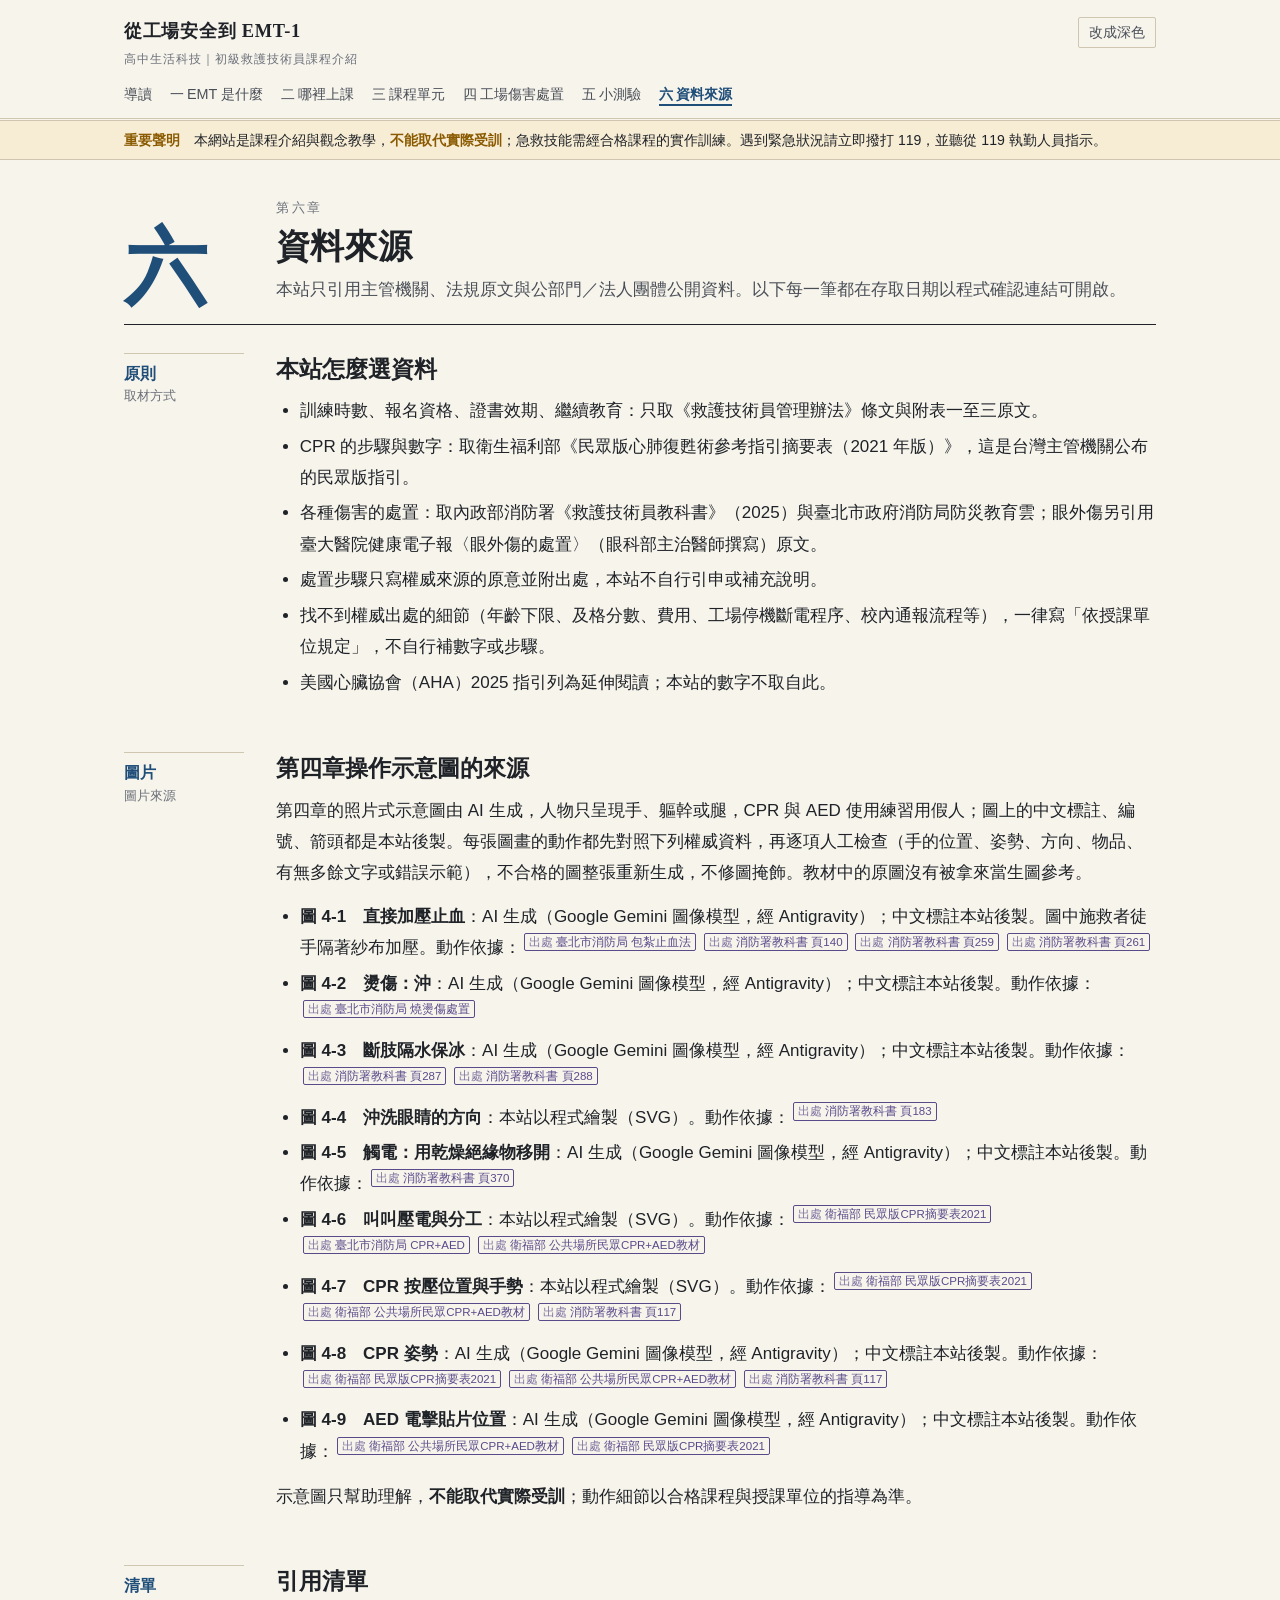
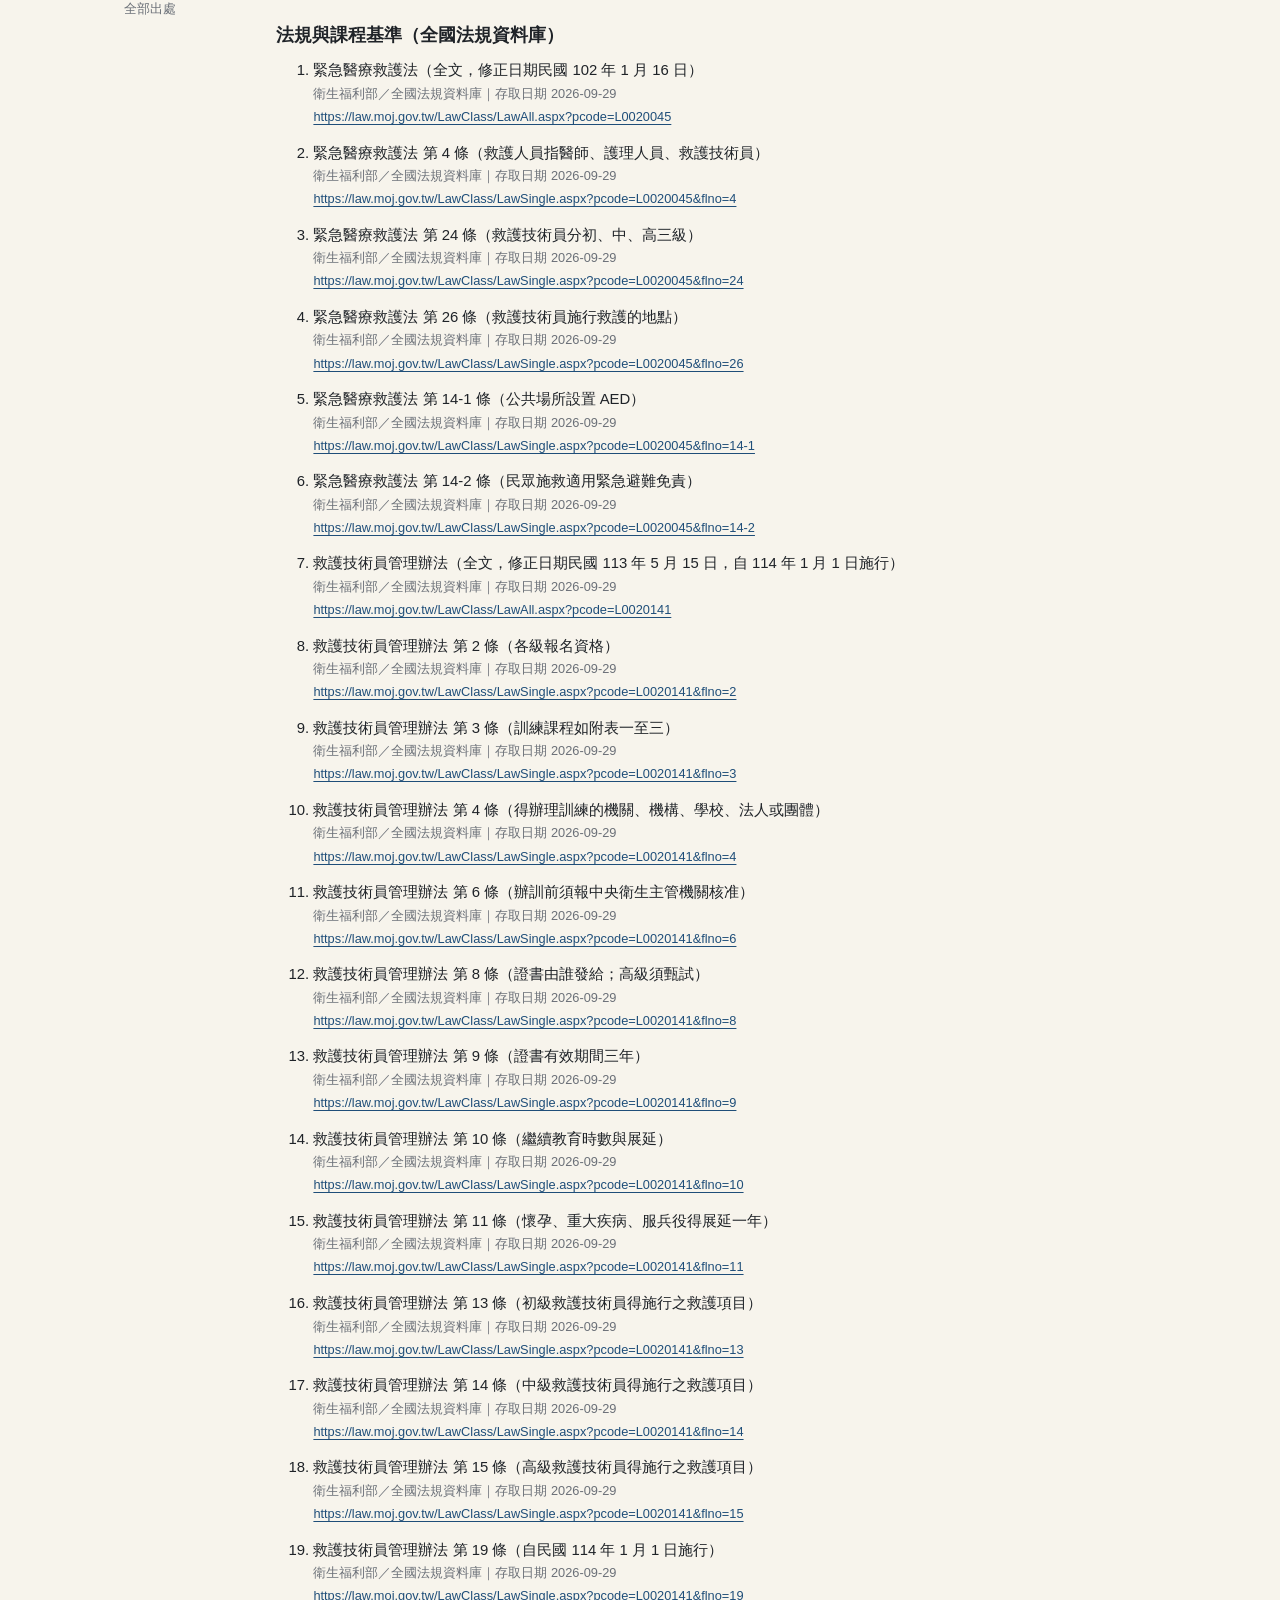
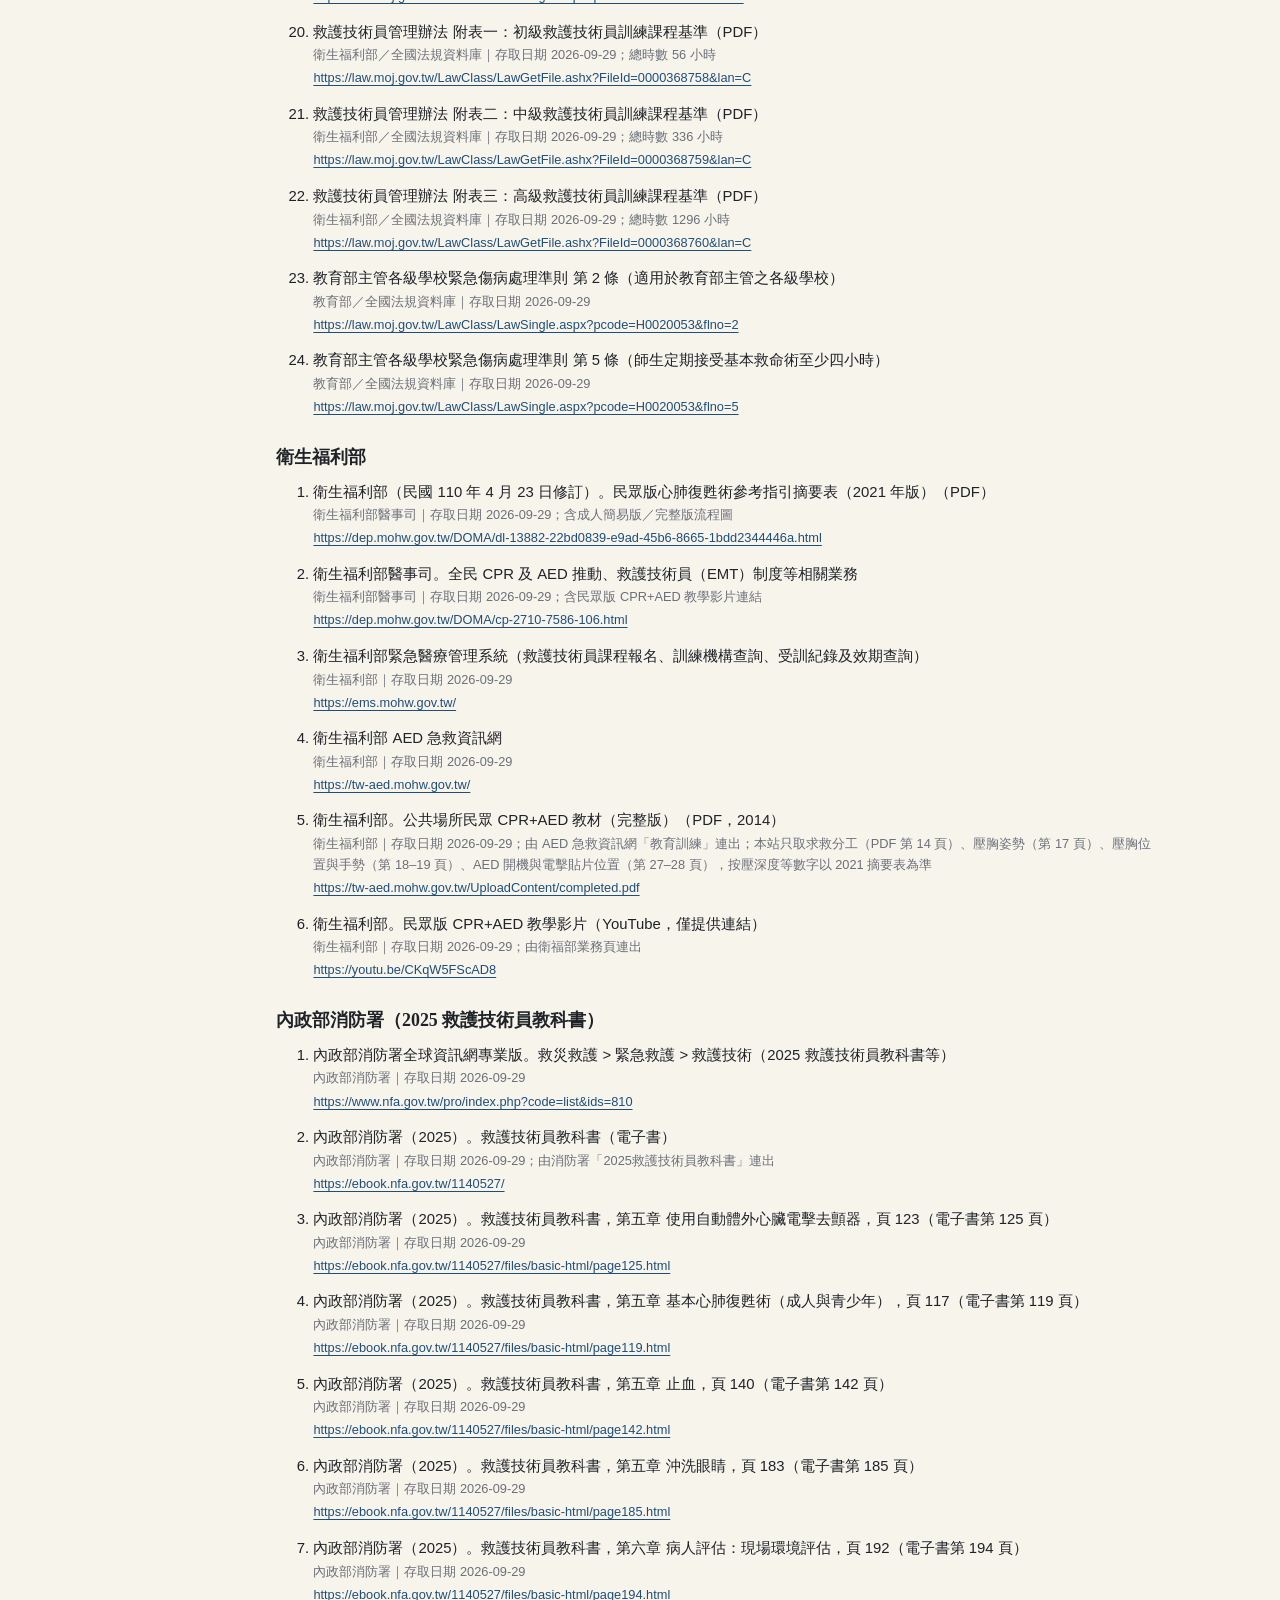
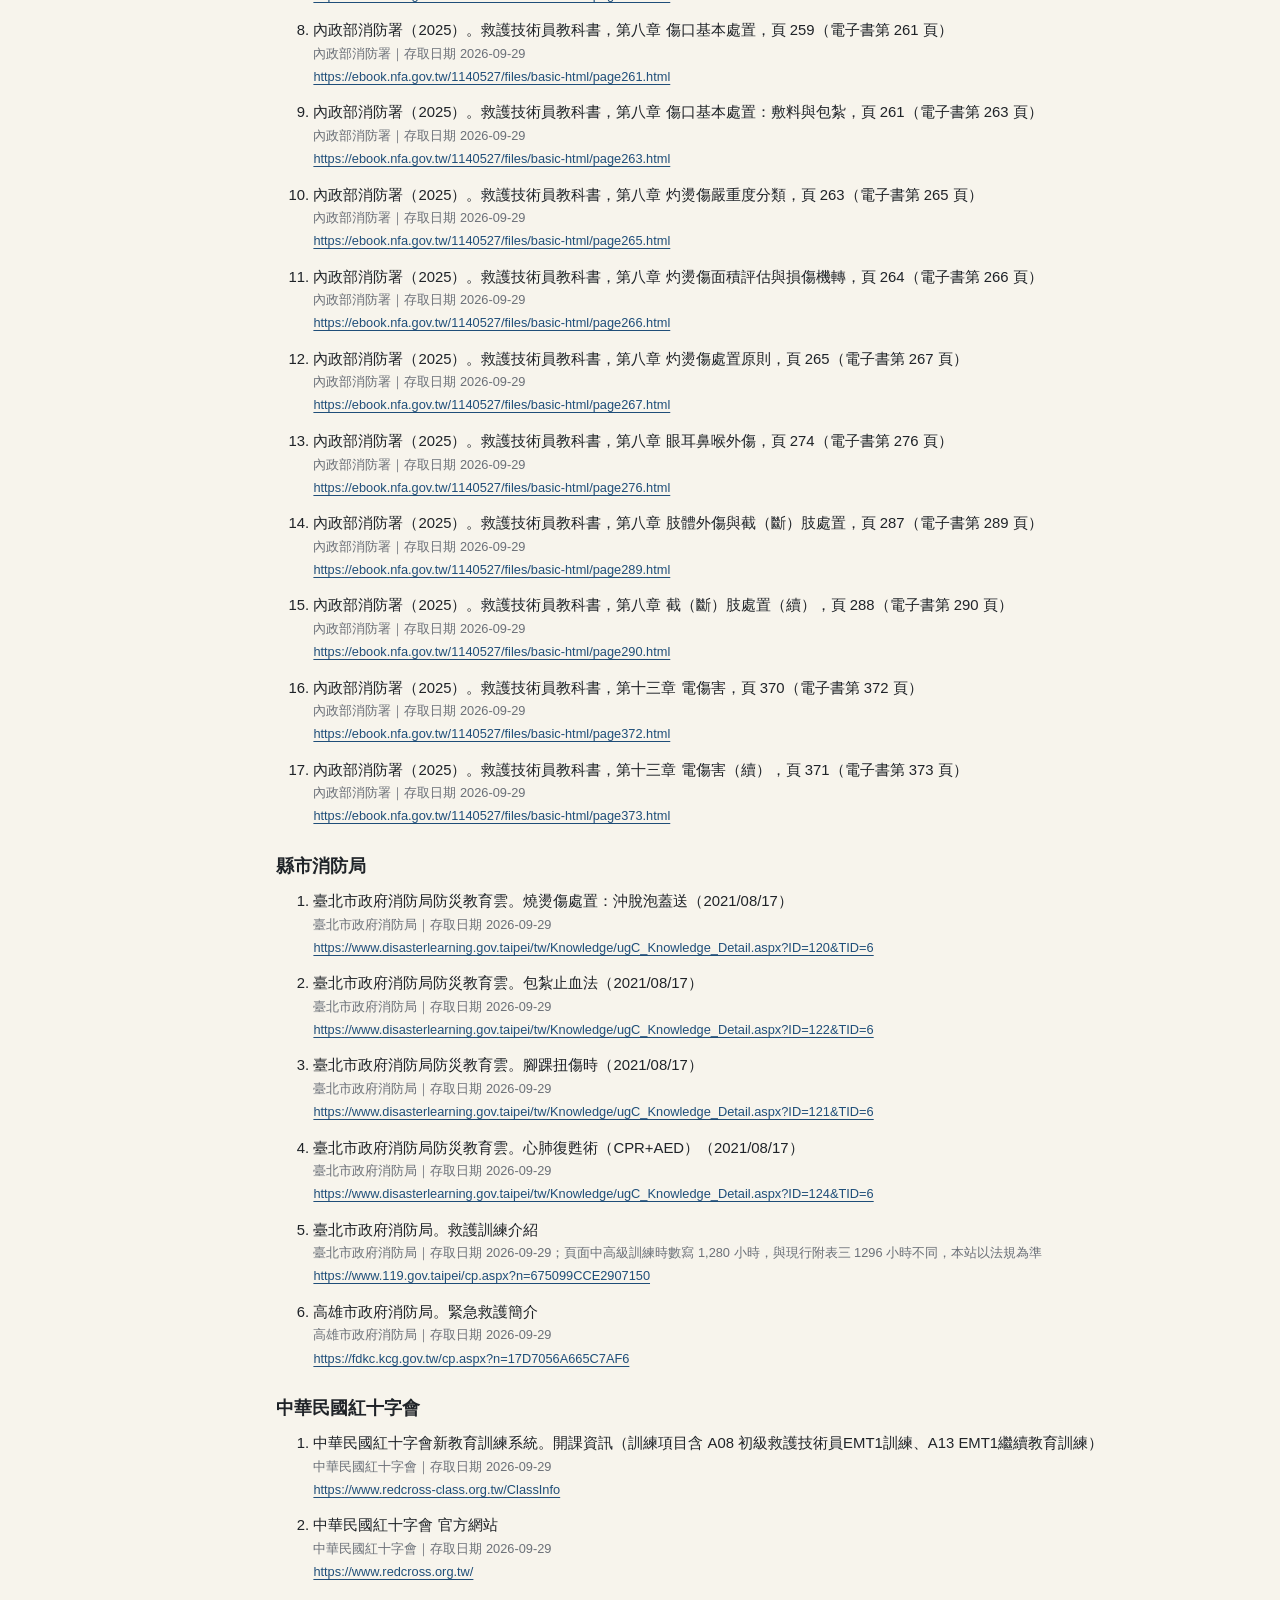
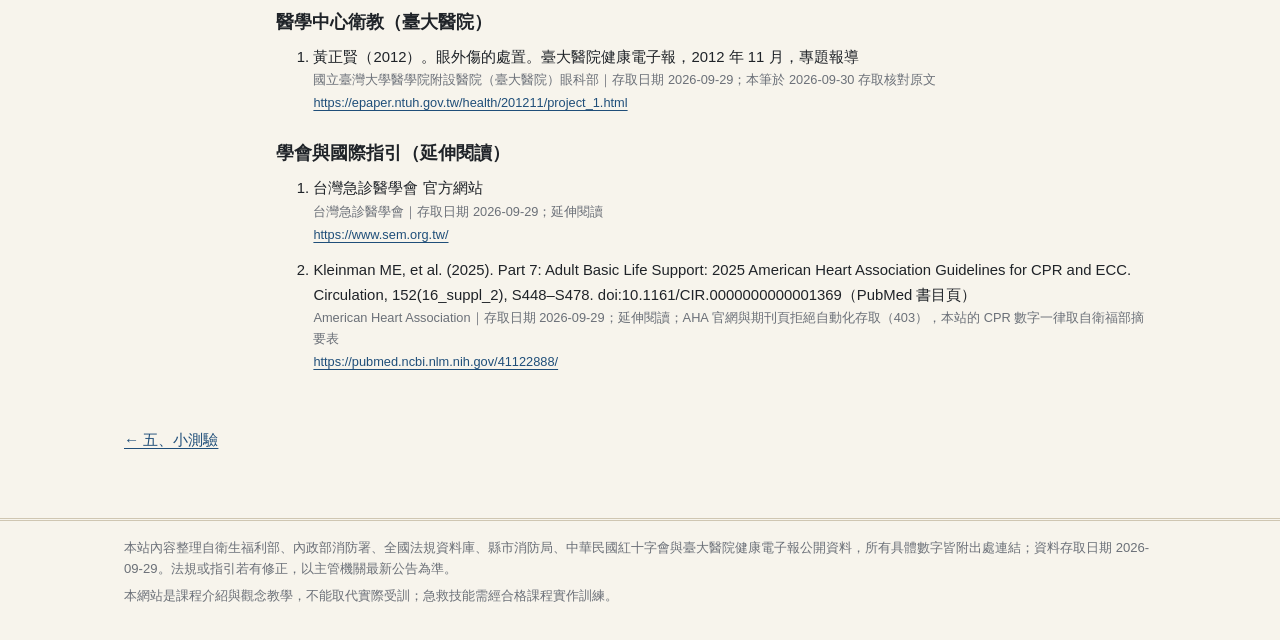
<file: sources.html>
<!doctype html>
<html lang="zh-Hant-TW">
<head>
<meta charset="utf-8">
<meta name="viewport" content="width=device-width, initial-scale=1">
<title>資料來源</title>
<meta name="description" content="本站引用的全部法規、指引與官方資料，含存取日期">
<meta name="color-scheme" content="light dark">
<link rel="icon" href="data:image/svg+xml,%3Csvg xmlns='http://www.w3.org/2000/svg' viewBox='0 0 16 16'%3E%3Crect width='16' height='16' rx='2' fill='%231f4e79'/%3E%3Cpath d='M6 3h4v3h3v4h-3v3H6v-3H3V6h3z' fill='%23f7f4ec'/%3E%3C/svg%3E">
<script>try{var t=localStorage.getItem("emt-theme");if(t==="dark"||t==="light")document.documentElement.setAttribute("data-theme",t);}catch(e){}</script>
<link rel="stylesheet" href="assets/style.css">
</head>
<body>
<a class="skip" href="#main">跳到主要內容</a>
<header class="masthead">
  <div class="masthead-inner">
    <a class="brand" href="index.html">從工場安全到 EMT-1<small>高中生活科技｜初級救護技術員課程介紹</small></a>
    <button class="theme-btn" id="theme-btn" type="button">深淺色</button>
  </div>
  <nav class="toc" aria-label="章節">
    <ol>
      <li><a href="index.html">導讀</a></li>
      <li><a href="emt.html"><span class="n">一</span>EMT 是什麼</a></li>
      <li><a href="where.html"><span class="n">二</span>哪裡上課</a></li>
      <li><a href="units.html"><span class="n">三</span>課程單元</a></li>
      <li><a href="first-aid.html"><span class="n">四</span>工場傷害處置</a></li>
      <li><a href="quiz.html"><span class="n">五</span>小測驗</a></li>
      <li><a href="sources.html" aria-current="page"><span class="n">六</span>資料來源</a></li>
    </ol>
  </nav>
</header>
<div class="notice" role="note"><p><strong>重要聲明</strong>　本網站是課程介紹與觀念教學，<strong>不能取代實際受訓</strong>；急救技能需經合格課程的實作訓練。遇到緊急狀況請立即撥打 119，並聽從 119 執勤人員指示。</p></div>
<main id="main" class="page">
<header class="chapter-head">
  <div class="chapter-no">六</div>
  <div>
    <p class="kicker">第六章</p>
    <h1>資料來源</h1>
    <p class="lede">本站只引用主管機關、法規原文與公部門／法人團體公開資料。以下每一筆都在存取日期以程式確認連結可開啟。</p>
  </div>
</header>

<section class="sec">
  <div class="margin"><span class="tag">原則</span>取材方式</div>
  <div class="body">
    <h2>本站怎麼選資料</h2>
    <ul class="plain">
      <li>訓練時數、報名資格、證書效期、繼續教育：只取《救護技術員管理辦法》條文與附表一至三原文。</li>
      <li>CPR 的步驟與數字：取衛生福利部《民眾版心肺復甦術參考指引摘要表（2021 年版）》，這是台灣主管機關公布的民眾版指引。</li>
      <li>各種傷害的處置：取內政部消防署《救護技術員教科書》（2025）與臺北市政府消防局防災教育雲；眼外傷另引用臺大醫院健康電子報〈眼外傷的處置〉（眼科部主治醫師撰寫）原文。</li>
      <li>處置步驟只寫權威來源的原意並附出處，本站不自行引申或補充說明。</li>
      <li>找不到權威出處的細節（年齡下限、及格分數、費用、工場停機斷電程序、校內通報流程等），一律寫「依授課單位規定」，不自行補數字或步驟。</li>
      <li>美國心臟協會（AHA）2025 指引列為延伸閱讀；本站的數字不取自此。</li>
    </ul>
  </div>
</section>

<section class="sec" id="images">
  <div class="margin"><span class="tag">圖片</span>圖片來源</div>
  <div class="body">
    <h2>第四章操作示意圖的來源</h2>
    <p>第四章的照片式示意圖由 AI 生成，人物只呈現手、軀幹或腿，CPR 與 AED 使用練習用假人；圖上的中文標註、編號、箭頭都是本站後製。每張圖畫的動作都先對照下列權威資料，再逐項人工檢查（手的位置、姿勢、方向、物品、有無多餘文字或錯誤示範），不合格的圖整張重新生成，不修圖掩飾。教材中的原圖沒有被拿來當生圖參考。</p>
    <ul class="plain">
      <li><b>圖 4-1　直接加壓止血</b>：AI 生成（Google Gemini 圖像模型，經 Antigravity）；中文標註本站後製。圖中施救者徒手隔著紗布加壓。動作依據：<a class="cite" href="https://www.disasterlearning.gov.taipei/tw/Knowledge/ugC_Knowledge_Detail.aspx?ID=122&amp;TID=6" target="_blank" rel="noopener" title="臺北市政府消防局防災教育雲。包紮止血法（2021/08/17）">臺北市消防局 包紮止血法</a> <a class="cite" href="https://ebook.nfa.gov.tw/1140527/files/basic-html/page142.html" target="_blank" rel="noopener" title="內政部消防署（2025）。救護技術員教科書，第五章 止血，頁 140（電子書第 142 頁）">消防署教科書 頁140</a> <a class="cite" href="https://ebook.nfa.gov.tw/1140527/files/basic-html/page261.html" target="_blank" rel="noopener" title="內政部消防署（2025）。救護技術員教科書，第八章 傷口基本處置，頁 259（電子書第 261 頁）">消防署教科書 頁259</a> <a class="cite" href="https://ebook.nfa.gov.tw/1140527/files/basic-html/page263.html" target="_blank" rel="noopener" title="內政部消防署（2025）。救護技術員教科書，第八章 傷口基本處置：敷料與包紮，頁 261（電子書第 263 頁）">消防署教科書 頁261</a></li>
      <li><b>圖 4-2　燙傷：沖</b>：AI 生成（Google Gemini 圖像模型，經 Antigravity）；中文標註本站後製。動作依據：<a class="cite" href="https://www.disasterlearning.gov.taipei/tw/Knowledge/ugC_Knowledge_Detail.aspx?ID=120&amp;TID=6" target="_blank" rel="noopener" title="臺北市政府消防局防災教育雲。燒燙傷處置：沖脫泡蓋送（2021/08/17）">臺北市消防局 燒燙傷處置</a></li>
      <li><b>圖 4-3　斷肢隔水保冰</b>：AI 生成（Google Gemini 圖像模型，經 Antigravity）；中文標註本站後製。動作依據：<a class="cite" href="https://ebook.nfa.gov.tw/1140527/files/basic-html/page289.html" target="_blank" rel="noopener" title="內政部消防署（2025）。救護技術員教科書，第八章 肢體外傷與截（斷）肢處置，頁 287（電子書第 289 頁）">消防署教科書 頁287</a> <a class="cite" href="https://ebook.nfa.gov.tw/1140527/files/basic-html/page290.html" target="_blank" rel="noopener" title="內政部消防署（2025）。救護技術員教科書，第八章 截（斷）肢處置（續），頁 288（電子書第 290 頁）">消防署教科書 頁288</a></li>
      <li><b>圖 4-4　沖洗眼睛的方向</b>：本站以程式繪製（SVG）。動作依據：<a class="cite" href="https://ebook.nfa.gov.tw/1140527/files/basic-html/page185.html" target="_blank" rel="noopener" title="內政部消防署（2025）。救護技術員教科書，第五章 沖洗眼睛，頁 183（電子書第 185 頁）">消防署教科書 頁183</a></li>
      <li><b>圖 4-5　觸電：用乾燥絕緣物移開</b>：AI 生成（Google Gemini 圖像模型，經 Antigravity）；中文標註本站後製。動作依據：<a class="cite" href="https://ebook.nfa.gov.tw/1140527/files/basic-html/page372.html" target="_blank" rel="noopener" title="內政部消防署（2025）。救護技術員教科書，第十三章 電傷害，頁 370（電子書第 372 頁）">消防署教科書 頁370</a></li>
      <li><b>圖 4-6　叫叫壓電與分工</b>：本站以程式繪製（SVG）。動作依據：<a class="cite" href="https://dep.mohw.gov.tw/DOMA/dl-13882-22bd0839-e9ad-45b6-8665-1bdd2344446a.html" target="_blank" rel="noopener" title="衛生福利部（民國 110 年 4 月 23 日修訂）。民眾版心肺復甦術參考指引摘要表（2021 年版）（PDF）">衛福部 民眾版CPR摘要表2021</a> <a class="cite" href="https://www.disasterlearning.gov.taipei/tw/Knowledge/ugC_Knowledge_Detail.aspx?ID=124&amp;TID=6" target="_blank" rel="noopener" title="臺北市政府消防局防災教育雲。心肺復甦術（CPR+AED）（2021/08/17）">臺北市消防局 CPR+AED</a> <a class="cite" href="https://tw-aed.mohw.gov.tw/UploadContent/completed.pdf" target="_blank" rel="noopener" title="衛生福利部。公共場所民眾 CPR+AED 教材（完整版）（PDF，2014）">衛福部 公共場所民眾CPR+AED教材</a></li>
      <li><b>圖 4-7　CPR 按壓位置與手勢</b>：本站以程式繪製（SVG）。動作依據：<a class="cite" href="https://dep.mohw.gov.tw/DOMA/dl-13882-22bd0839-e9ad-45b6-8665-1bdd2344446a.html" target="_blank" rel="noopener" title="衛生福利部（民國 110 年 4 月 23 日修訂）。民眾版心肺復甦術參考指引摘要表（2021 年版）（PDF）">衛福部 民眾版CPR摘要表2021</a> <a class="cite" href="https://tw-aed.mohw.gov.tw/UploadContent/completed.pdf" target="_blank" rel="noopener" title="衛生福利部。公共場所民眾 CPR+AED 教材（完整版）（PDF，2014）">衛福部 公共場所民眾CPR+AED教材</a> <a class="cite" href="https://ebook.nfa.gov.tw/1140527/files/basic-html/page119.html" target="_blank" rel="noopener" title="內政部消防署（2025）。救護技術員教科書，第五章 基本心肺復甦術（成人與青少年），頁 117（電子書第 119 頁）">消防署教科書 頁117</a></li>
      <li><b>圖 4-8　CPR 姿勢</b>：AI 生成（Google Gemini 圖像模型，經 Antigravity）；中文標註本站後製。動作依據：<a class="cite" href="https://dep.mohw.gov.tw/DOMA/dl-13882-22bd0839-e9ad-45b6-8665-1bdd2344446a.html" target="_blank" rel="noopener" title="衛生福利部（民國 110 年 4 月 23 日修訂）。民眾版心肺復甦術參考指引摘要表（2021 年版）（PDF）">衛福部 民眾版CPR摘要表2021</a> <a class="cite" href="https://tw-aed.mohw.gov.tw/UploadContent/completed.pdf" target="_blank" rel="noopener" title="衛生福利部。公共場所民眾 CPR+AED 教材（完整版）（PDF，2014）">衛福部 公共場所民眾CPR+AED教材</a> <a class="cite" href="https://ebook.nfa.gov.tw/1140527/files/basic-html/page119.html" target="_blank" rel="noopener" title="內政部消防署（2025）。救護技術員教科書，第五章 基本心肺復甦術（成人與青少年），頁 117（電子書第 119 頁）">消防署教科書 頁117</a></li>
      <li><b>圖 4-9　AED 電擊貼片位置</b>：AI 生成（Google Gemini 圖像模型，經 Antigravity）；中文標註本站後製。動作依據：<a class="cite" href="https://tw-aed.mohw.gov.tw/UploadContent/completed.pdf" target="_blank" rel="noopener" title="衛生福利部。公共場所民眾 CPR+AED 教材（完整版）（PDF，2014）">衛福部 公共場所民眾CPR+AED教材</a> <a class="cite" href="https://dep.mohw.gov.tw/DOMA/dl-13882-22bd0839-e9ad-45b6-8665-1bdd2344446a.html" target="_blank" rel="noopener" title="衛生福利部（民國 110 年 4 月 23 日修訂）。民眾版心肺復甦術參考指引摘要表（2021 年版）（PDF）">衛福部 民眾版CPR摘要表2021</a></li>
    </ul>
    <p>示意圖只幫助理解，<strong>不能取代實際受訓</strong>；動作細節以合格課程與授課單位的指導為準。</p>
  </div>
</section>

<section class="sec">
  <div class="margin"><span class="tag">清單</span>全部出處</div>
  <div class="body">
    <h2>引用清單</h2>
<h3>法規與課程基準（全國法規資料庫）</h3>
<ol class="refs">
<li id="ref-EMSA">緊急醫療救護法（全文，修正日期民國 102 年 1 月 16 日）<span class="meta">衛生福利部／全國法規資料庫｜存取日期 2026-09-29</span><a class="url" href="https://law.moj.gov.tw/LawClass/LawAll.aspx?pcode=L0020045" target="_blank" rel="noopener">https://law.moj.gov.tw/LawClass/LawAll.aspx?pcode=L0020045</a></li>
<li id="ref-EMSA4">緊急醫療救護法 第 4 條（救護人員指醫師、護理人員、救護技術員）<span class="meta">衛生福利部／全國法規資料庫｜存取日期 2026-09-29</span><a class="url" href="https://law.moj.gov.tw/LawClass/LawSingle.aspx?pcode=L0020045&amp;flno=4" target="_blank" rel="noopener">https://law.moj.gov.tw/LawClass/LawSingle.aspx?pcode=L0020045&amp;flno=4</a></li>
<li id="ref-EMSA24">緊急醫療救護法 第 24 條（救護技術員分初、中、高三級）<span class="meta">衛生福利部／全國法規資料庫｜存取日期 2026-09-29</span><a class="url" href="https://law.moj.gov.tw/LawClass/LawSingle.aspx?pcode=L0020045&amp;flno=24" target="_blank" rel="noopener">https://law.moj.gov.tw/LawClass/LawSingle.aspx?pcode=L0020045&amp;flno=24</a></li>
<li id="ref-EMSA26">緊急醫療救護法 第 26 條（救護技術員施行救護的地點）<span class="meta">衛生福利部／全國法規資料庫｜存取日期 2026-09-29</span><a class="url" href="https://law.moj.gov.tw/LawClass/LawSingle.aspx?pcode=L0020045&amp;flno=26" target="_blank" rel="noopener">https://law.moj.gov.tw/LawClass/LawSingle.aspx?pcode=L0020045&amp;flno=26</a></li>
<li id="ref-EMSA141">緊急醫療救護法 第 14-1 條（公共場所設置 AED）<span class="meta">衛生福利部／全國法規資料庫｜存取日期 2026-09-29</span><a class="url" href="https://law.moj.gov.tw/LawClass/LawSingle.aspx?pcode=L0020045&amp;flno=14-1" target="_blank" rel="noopener">https://law.moj.gov.tw/LawClass/LawSingle.aspx?pcode=L0020045&amp;flno=14-1</a></li>
<li id="ref-EMSA142">緊急醫療救護法 第 14-2 條（民眾施救適用緊急避難免責）<span class="meta">衛生福利部／全國法規資料庫｜存取日期 2026-09-29</span><a class="url" href="https://law.moj.gov.tw/LawClass/LawSingle.aspx?pcode=L0020045&amp;flno=14-2" target="_blank" rel="noopener">https://law.moj.gov.tw/LawClass/LawSingle.aspx?pcode=L0020045&amp;flno=14-2</a></li>
<li id="ref-EMTR">救護技術員管理辦法（全文，修正日期民國 113 年 5 月 15 日，自 114 年 1 月 1 日施行）<span class="meta">衛生福利部／全國法規資料庫｜存取日期 2026-09-29</span><a class="url" href="https://law.moj.gov.tw/LawClass/LawAll.aspx?pcode=L0020141" target="_blank" rel="noopener">https://law.moj.gov.tw/LawClass/LawAll.aspx?pcode=L0020141</a></li>
<li id="ref-EMTR2">救護技術員管理辦法 第 2 條（各級報名資格）<span class="meta">衛生福利部／全國法規資料庫｜存取日期 2026-09-29</span><a class="url" href="https://law.moj.gov.tw/LawClass/LawSingle.aspx?pcode=L0020141&amp;flno=2" target="_blank" rel="noopener">https://law.moj.gov.tw/LawClass/LawSingle.aspx?pcode=L0020141&amp;flno=2</a></li>
<li id="ref-EMTR3">救護技術員管理辦法 第 3 條（訓練課程如附表一至三）<span class="meta">衛生福利部／全國法規資料庫｜存取日期 2026-09-29</span><a class="url" href="https://law.moj.gov.tw/LawClass/LawSingle.aspx?pcode=L0020141&amp;flno=3" target="_blank" rel="noopener">https://law.moj.gov.tw/LawClass/LawSingle.aspx?pcode=L0020141&amp;flno=3</a></li>
<li id="ref-EMTR4">救護技術員管理辦法 第 4 條（得辦理訓練的機關、機構、學校、法人或團體）<span class="meta">衛生福利部／全國法規資料庫｜存取日期 2026-09-29</span><a class="url" href="https://law.moj.gov.tw/LawClass/LawSingle.aspx?pcode=L0020141&amp;flno=4" target="_blank" rel="noopener">https://law.moj.gov.tw/LawClass/LawSingle.aspx?pcode=L0020141&amp;flno=4</a></li>
<li id="ref-EMTR6">救護技術員管理辦法 第 6 條（辦訓前須報中央衛生主管機關核准）<span class="meta">衛生福利部／全國法規資料庫｜存取日期 2026-09-29</span><a class="url" href="https://law.moj.gov.tw/LawClass/LawSingle.aspx?pcode=L0020141&amp;flno=6" target="_blank" rel="noopener">https://law.moj.gov.tw/LawClass/LawSingle.aspx?pcode=L0020141&amp;flno=6</a></li>
<li id="ref-EMTR8">救護技術員管理辦法 第 8 條（證書由誰發給；高級須甄試）<span class="meta">衛生福利部／全國法規資料庫｜存取日期 2026-09-29</span><a class="url" href="https://law.moj.gov.tw/LawClass/LawSingle.aspx?pcode=L0020141&amp;flno=8" target="_blank" rel="noopener">https://law.moj.gov.tw/LawClass/LawSingle.aspx?pcode=L0020141&amp;flno=8</a></li>
<li id="ref-EMTR9">救護技術員管理辦法 第 9 條（證書有效期間三年）<span class="meta">衛生福利部／全國法規資料庫｜存取日期 2026-09-29</span><a class="url" href="https://law.moj.gov.tw/LawClass/LawSingle.aspx?pcode=L0020141&amp;flno=9" target="_blank" rel="noopener">https://law.moj.gov.tw/LawClass/LawSingle.aspx?pcode=L0020141&amp;flno=9</a></li>
<li id="ref-EMTR10">救護技術員管理辦法 第 10 條（繼續教育時數與展延）<span class="meta">衛生福利部／全國法規資料庫｜存取日期 2026-09-29</span><a class="url" href="https://law.moj.gov.tw/LawClass/LawSingle.aspx?pcode=L0020141&amp;flno=10" target="_blank" rel="noopener">https://law.moj.gov.tw/LawClass/LawSingle.aspx?pcode=L0020141&amp;flno=10</a></li>
<li id="ref-EMTR11">救護技術員管理辦法 第 11 條（懷孕、重大疾病、服兵役得展延一年）<span class="meta">衛生福利部／全國法規資料庫｜存取日期 2026-09-29</span><a class="url" href="https://law.moj.gov.tw/LawClass/LawSingle.aspx?pcode=L0020141&amp;flno=11" target="_blank" rel="noopener">https://law.moj.gov.tw/LawClass/LawSingle.aspx?pcode=L0020141&amp;flno=11</a></li>
<li id="ref-EMTR13">救護技術員管理辦法 第 13 條（初級救護技術員得施行之救護項目）<span class="meta">衛生福利部／全國法規資料庫｜存取日期 2026-09-29</span><a class="url" href="https://law.moj.gov.tw/LawClass/LawSingle.aspx?pcode=L0020141&amp;flno=13" target="_blank" rel="noopener">https://law.moj.gov.tw/LawClass/LawSingle.aspx?pcode=L0020141&amp;flno=13</a></li>
<li id="ref-EMTR14">救護技術員管理辦法 第 14 條（中級救護技術員得施行之救護項目）<span class="meta">衛生福利部／全國法規資料庫｜存取日期 2026-09-29</span><a class="url" href="https://law.moj.gov.tw/LawClass/LawSingle.aspx?pcode=L0020141&amp;flno=14" target="_blank" rel="noopener">https://law.moj.gov.tw/LawClass/LawSingle.aspx?pcode=L0020141&amp;flno=14</a></li>
<li id="ref-EMTR15">救護技術員管理辦法 第 15 條（高級救護技術員得施行之救護項目）<span class="meta">衛生福利部／全國法規資料庫｜存取日期 2026-09-29</span><a class="url" href="https://law.moj.gov.tw/LawClass/LawSingle.aspx?pcode=L0020141&amp;flno=15" target="_blank" rel="noopener">https://law.moj.gov.tw/LawClass/LawSingle.aspx?pcode=L0020141&amp;flno=15</a></li>
<li id="ref-EMTR19">救護技術員管理辦法 第 19 條（自民國 114 年 1 月 1 日施行）<span class="meta">衛生福利部／全國法規資料庫｜存取日期 2026-09-29</span><a class="url" href="https://law.moj.gov.tw/LawClass/LawSingle.aspx?pcode=L0020141&amp;flno=19" target="_blank" rel="noopener">https://law.moj.gov.tw/LawClass/LawSingle.aspx?pcode=L0020141&amp;flno=19</a></li>
<li id="ref-T1">救護技術員管理辦法 附表一：初級救護技術員訓練課程基準（PDF）<span class="meta">衛生福利部／全國法規資料庫｜存取日期 2026-09-29；總時數 56 小時</span><a class="url" href="https://law.moj.gov.tw/LawClass/LawGetFile.ashx?FileId=0000368758&amp;lan=C" target="_blank" rel="noopener">https://law.moj.gov.tw/LawClass/LawGetFile.ashx?FileId=0000368758&amp;lan=C</a></li>
<li id="ref-T2">救護技術員管理辦法 附表二：中級救護技術員訓練課程基準（PDF）<span class="meta">衛生福利部／全國法規資料庫｜存取日期 2026-09-29；總時數 336 小時</span><a class="url" href="https://law.moj.gov.tw/LawClass/LawGetFile.ashx?FileId=0000368759&amp;lan=C" target="_blank" rel="noopener">https://law.moj.gov.tw/LawClass/LawGetFile.ashx?FileId=0000368759&amp;lan=C</a></li>
<li id="ref-T3">救護技術員管理辦法 附表三：高級救護技術員訓練課程基準（PDF）<span class="meta">衛生福利部／全國法規資料庫｜存取日期 2026-09-29；總時數 1296 小時</span><a class="url" href="https://law.moj.gov.tw/LawClass/LawGetFile.ashx?FileId=0000368760&amp;lan=C" target="_blank" rel="noopener">https://law.moj.gov.tw/LawClass/LawGetFile.ashx?FileId=0000368760&amp;lan=C</a></li>
<li id="ref-SCH2">教育部主管各級學校緊急傷病處理準則 第 2 條（適用於教育部主管之各級學校）<span class="meta">教育部／全國法規資料庫｜存取日期 2026-09-29</span><a class="url" href="https://law.moj.gov.tw/LawClass/LawSingle.aspx?pcode=H0020053&amp;flno=2" target="_blank" rel="noopener">https://law.moj.gov.tw/LawClass/LawSingle.aspx?pcode=H0020053&amp;flno=2</a></li>
<li id="ref-SCH5">教育部主管各級學校緊急傷病處理準則 第 5 條（師生定期接受基本救命術至少四小時）<span class="meta">教育部／全國法規資料庫｜存取日期 2026-09-29</span><a class="url" href="https://law.moj.gov.tw/LawClass/LawSingle.aspx?pcode=H0020053&amp;flno=5" target="_blank" rel="noopener">https://law.moj.gov.tw/LawClass/LawSingle.aspx?pcode=H0020053&amp;flno=5</a></li>
</ol>
<h3>衛生福利部</h3>
<ol class="refs">
<li id="ref-CPR21">衛生福利部（民國 110 年 4 月 23 日修訂）。民眾版心肺復甦術參考指引摘要表（2021 年版）（PDF）<span class="meta">衛生福利部醫事司｜存取日期 2026-09-29；含成人簡易版／完整版流程圖</span><a class="url" href="https://dep.mohw.gov.tw/DOMA/dl-13882-22bd0839-e9ad-45b6-8665-1bdd2344446a.html" target="_blank" rel="noopener">https://dep.mohw.gov.tw/DOMA/dl-13882-22bd0839-e9ad-45b6-8665-1bdd2344446a.html</a></li>
<li id="ref-DOMA">衛生福利部醫事司。全民 CPR 及 AED 推動、救護技術員（EMT）制度等相關業務<span class="meta">衛生福利部醫事司｜存取日期 2026-09-29；含民眾版 CPR+AED 教學影片連結</span><a class="url" href="https://dep.mohw.gov.tw/DOMA/cp-2710-7586-106.html" target="_blank" rel="noopener">https://dep.mohw.gov.tw/DOMA/cp-2710-7586-106.html</a></li>
<li id="ref-EMS">衛生福利部緊急醫療管理系統（救護技術員課程報名、訓練機構查詢、受訓紀錄及效期查詢）<span class="meta">衛生福利部｜存取日期 2026-09-29</span><a class="url" href="https://ems.mohw.gov.tw/" target="_blank" rel="noopener">https://ems.mohw.gov.tw/</a></li>
<li id="ref-AEDNET">衛生福利部 AED 急救資訊網<span class="meta">衛生福利部｜存取日期 2026-09-29</span><a class="url" href="https://tw-aed.mohw.gov.tw/" target="_blank" rel="noopener">https://tw-aed.mohw.gov.tw/</a></li>
<li id="ref-AEDEDU">衛生福利部。公共場所民眾 CPR+AED 教材（完整版）（PDF，2014）<span class="meta">衛生福利部｜存取日期 2026-09-29；由 AED 急救資訊網「教育訓練」連出；本站只取求救分工（PDF 第 14 頁）、壓胸姿勢（第 17 頁）、壓胸位置與手勢（第 18–19 頁）、AED 開機與電擊貼片位置（第 27–28 頁），按壓深度等數字以 2021 摘要表為準</span><a class="url" href="https://tw-aed.mohw.gov.tw/UploadContent/completed.pdf" target="_blank" rel="noopener">https://tw-aed.mohw.gov.tw/UploadContent/completed.pdf</a></li>
<li id="ref-VID">衛生福利部。民眾版 CPR+AED 教學影片（YouTube，僅提供連結）<span class="meta">衛生福利部｜存取日期 2026-09-29；由衛福部業務頁連出</span><a class="url" href="https://youtu.be/CKqW5FScAD8" target="_blank" rel="noopener">https://youtu.be/CKqW5FScAD8</a></li>
</ol>
<h3>內政部消防署（2025 救護技術員教科書）</h3>
<ol class="refs">
<li id="ref-NFA810">內政部消防署全球資訊網專業版。救災救護 &gt; 緊急救護 &gt; 救護技術（2025 救護技術員教科書等）<span class="meta">內政部消防署｜存取日期 2026-09-29</span><a class="url" href="https://www.nfa.gov.tw/pro/index.php?code=list&amp;ids=810" target="_blank" rel="noopener">https://www.nfa.gov.tw/pro/index.php?code=list&amp;ids=810</a></li>
<li id="ref-TB">內政部消防署（2025）。救護技術員教科書（電子書）<span class="meta">內政部消防署｜存取日期 2026-09-29；由消防署「2025救護技術員教科書」連出</span><a class="url" href="https://ebook.nfa.gov.tw/1140527/" target="_blank" rel="noopener">https://ebook.nfa.gov.tw/1140527/</a></li>
<li id="ref-TB123">內政部消防署（2025）。救護技術員教科書，第五章 使用自動體外心臟電擊去顫器，頁 123（電子書第 125 頁）<span class="meta">內政部消防署｜存取日期 2026-09-29</span><a class="url" href="https://ebook.nfa.gov.tw/1140527/files/basic-html/page125.html" target="_blank" rel="noopener">https://ebook.nfa.gov.tw/1140527/files/basic-html/page125.html</a></li>
<li id="ref-TB117">內政部消防署（2025）。救護技術員教科書，第五章 基本心肺復甦術（成人與青少年），頁 117（電子書第 119 頁）<span class="meta">內政部消防署｜存取日期 2026-09-29</span><a class="url" href="https://ebook.nfa.gov.tw/1140527/files/basic-html/page119.html" target="_blank" rel="noopener">https://ebook.nfa.gov.tw/1140527/files/basic-html/page119.html</a></li>
<li id="ref-TB140">內政部消防署（2025）。救護技術員教科書，第五章 止血，頁 140（電子書第 142 頁）<span class="meta">內政部消防署｜存取日期 2026-09-29</span><a class="url" href="https://ebook.nfa.gov.tw/1140527/files/basic-html/page142.html" target="_blank" rel="noopener">https://ebook.nfa.gov.tw/1140527/files/basic-html/page142.html</a></li>
<li id="ref-TB183">內政部消防署（2025）。救護技術員教科書，第五章 沖洗眼睛，頁 183（電子書第 185 頁）<span class="meta">內政部消防署｜存取日期 2026-09-29</span><a class="url" href="https://ebook.nfa.gov.tw/1140527/files/basic-html/page185.html" target="_blank" rel="noopener">https://ebook.nfa.gov.tw/1140527/files/basic-html/page185.html</a></li>
<li id="ref-TB192">內政部消防署（2025）。救護技術員教科書，第六章 病人評估：現場環境評估，頁 192（電子書第 194 頁）<span class="meta">內政部消防署｜存取日期 2026-09-29</span><a class="url" href="https://ebook.nfa.gov.tw/1140527/files/basic-html/page194.html" target="_blank" rel="noopener">https://ebook.nfa.gov.tw/1140527/files/basic-html/page194.html</a></li>
<li id="ref-TB259">內政部消防署（2025）。救護技術員教科書，第八章 傷口基本處置，頁 259（電子書第 261 頁）<span class="meta">內政部消防署｜存取日期 2026-09-29</span><a class="url" href="https://ebook.nfa.gov.tw/1140527/files/basic-html/page261.html" target="_blank" rel="noopener">https://ebook.nfa.gov.tw/1140527/files/basic-html/page261.html</a></li>
<li id="ref-TB261">內政部消防署（2025）。救護技術員教科書，第八章 傷口基本處置：敷料與包紮，頁 261（電子書第 263 頁）<span class="meta">內政部消防署｜存取日期 2026-09-29</span><a class="url" href="https://ebook.nfa.gov.tw/1140527/files/basic-html/page263.html" target="_blank" rel="noopener">https://ebook.nfa.gov.tw/1140527/files/basic-html/page263.html</a></li>
<li id="ref-TB263">內政部消防署（2025）。救護技術員教科書，第八章 灼燙傷嚴重度分類，頁 263（電子書第 265 頁）<span class="meta">內政部消防署｜存取日期 2026-09-29</span><a class="url" href="https://ebook.nfa.gov.tw/1140527/files/basic-html/page265.html" target="_blank" rel="noopener">https://ebook.nfa.gov.tw/1140527/files/basic-html/page265.html</a></li>
<li id="ref-TB264">內政部消防署（2025）。救護技術員教科書，第八章 灼燙傷面積評估與損傷機轉，頁 264（電子書第 266 頁）<span class="meta">內政部消防署｜存取日期 2026-09-29</span><a class="url" href="https://ebook.nfa.gov.tw/1140527/files/basic-html/page266.html" target="_blank" rel="noopener">https://ebook.nfa.gov.tw/1140527/files/basic-html/page266.html</a></li>
<li id="ref-TB265">內政部消防署（2025）。救護技術員教科書，第八章 灼燙傷處置原則，頁 265（電子書第 267 頁）<span class="meta">內政部消防署｜存取日期 2026-09-29</span><a class="url" href="https://ebook.nfa.gov.tw/1140527/files/basic-html/page267.html" target="_blank" rel="noopener">https://ebook.nfa.gov.tw/1140527/files/basic-html/page267.html</a></li>
<li id="ref-TB274">內政部消防署（2025）。救護技術員教科書，第八章 眼耳鼻喉外傷，頁 274（電子書第 276 頁）<span class="meta">內政部消防署｜存取日期 2026-09-29</span><a class="url" href="https://ebook.nfa.gov.tw/1140527/files/basic-html/page276.html" target="_blank" rel="noopener">https://ebook.nfa.gov.tw/1140527/files/basic-html/page276.html</a></li>
<li id="ref-TB287">內政部消防署（2025）。救護技術員教科書，第八章 肢體外傷與截（斷）肢處置，頁 287（電子書第 289 頁）<span class="meta">內政部消防署｜存取日期 2026-09-29</span><a class="url" href="https://ebook.nfa.gov.tw/1140527/files/basic-html/page289.html" target="_blank" rel="noopener">https://ebook.nfa.gov.tw/1140527/files/basic-html/page289.html</a></li>
<li id="ref-TB288">內政部消防署（2025）。救護技術員教科書，第八章 截（斷）肢處置（續），頁 288（電子書第 290 頁）<span class="meta">內政部消防署｜存取日期 2026-09-29</span><a class="url" href="https://ebook.nfa.gov.tw/1140527/files/basic-html/page290.html" target="_blank" rel="noopener">https://ebook.nfa.gov.tw/1140527/files/basic-html/page290.html</a></li>
<li id="ref-TB370">內政部消防署（2025）。救護技術員教科書，第十三章 電傷害，頁 370（電子書第 372 頁）<span class="meta">內政部消防署｜存取日期 2026-09-29</span><a class="url" href="https://ebook.nfa.gov.tw/1140527/files/basic-html/page372.html" target="_blank" rel="noopener">https://ebook.nfa.gov.tw/1140527/files/basic-html/page372.html</a></li>
<li id="ref-TB371">內政部消防署（2025）。救護技術員教科書，第十三章 電傷害（續），頁 371（電子書第 373 頁）<span class="meta">內政部消防署｜存取日期 2026-09-29</span><a class="url" href="https://ebook.nfa.gov.tw/1140527/files/basic-html/page373.html" target="_blank" rel="noopener">https://ebook.nfa.gov.tw/1140527/files/basic-html/page373.html</a></li>
</ol>
<h3>縣市消防局</h3>
<ol class="refs">
<li id="ref-TPBURN">臺北市政府消防局防災教育雲。燒燙傷處置：沖脫泡蓋送（2021/08/17）<span class="meta">臺北市政府消防局｜存取日期 2026-09-29</span><a class="url" href="https://www.disasterlearning.gov.taipei/tw/Knowledge/ugC_Knowledge_Detail.aspx?ID=120&amp;TID=6" target="_blank" rel="noopener">https://www.disasterlearning.gov.taipei/tw/Knowledge/ugC_Knowledge_Detail.aspx?ID=120&amp;TID=6</a></li>
<li id="ref-TPBLEED">臺北市政府消防局防災教育雲。包紮止血法（2021/08/17）<span class="meta">臺北市政府消防局｜存取日期 2026-09-29</span><a class="url" href="https://www.disasterlearning.gov.taipei/tw/Knowledge/ugC_Knowledge_Detail.aspx?ID=122&amp;TID=6" target="_blank" rel="noopener">https://www.disasterlearning.gov.taipei/tw/Knowledge/ugC_Knowledge_Detail.aspx?ID=122&amp;TID=6</a></li>
<li id="ref-TPSPRAIN">臺北市政府消防局防災教育雲。腳踝扭傷時（2021/08/17）<span class="meta">臺北市政府消防局｜存取日期 2026-09-29</span><a class="url" href="https://www.disasterlearning.gov.taipei/tw/Knowledge/ugC_Knowledge_Detail.aspx?ID=121&amp;TID=6" target="_blank" rel="noopener">https://www.disasterlearning.gov.taipei/tw/Knowledge/ugC_Knowledge_Detail.aspx?ID=121&amp;TID=6</a></li>
<li id="ref-TPCPR">臺北市政府消防局防災教育雲。心肺復甦術（CPR+AED）（2021/08/17）<span class="meta">臺北市政府消防局｜存取日期 2026-09-29</span><a class="url" href="https://www.disasterlearning.gov.taipei/tw/Knowledge/ugC_Knowledge_Detail.aspx?ID=124&amp;TID=6" target="_blank" rel="noopener">https://www.disasterlearning.gov.taipei/tw/Knowledge/ugC_Knowledge_Detail.aspx?ID=124&amp;TID=6</a></li>
<li id="ref-TPTRAIN">臺北市政府消防局。救護訓練介紹<span class="meta">臺北市政府消防局｜存取日期 2026-09-29；頁面中高級訓練時數寫 1,280 小時，與現行附表三 1296 小時不同，本站以法規為準</span><a class="url" href="https://www.119.gov.taipei/cp.aspx?n=675099CCE2907150" target="_blank" rel="noopener">https://www.119.gov.taipei/cp.aspx?n=675099CCE2907150</a></li>
<li id="ref-KHEMS">高雄市政府消防局。緊急救護簡介<span class="meta">高雄市政府消防局｜存取日期 2026-09-29</span><a class="url" href="https://fdkc.kcg.gov.tw/cp.aspx?n=17D7056A665C7AF6" target="_blank" rel="noopener">https://fdkc.kcg.gov.tw/cp.aspx?n=17D7056A665C7AF6</a></li>
</ol>
<h3>中華民國紅十字會</h3>
<ol class="refs">
<li id="ref-RCCLASS">中華民國紅十字會新教育訓練系統。開課資訊（訓練項目含 A08 初級救護技術員EMT1訓練、A13 EMT1繼續教育訓練）<span class="meta">中華民國紅十字會｜存取日期 2026-09-29</span><a class="url" href="https://www.redcross-class.org.tw/ClassInfo" target="_blank" rel="noopener">https://www.redcross-class.org.tw/ClassInfo</a></li>
<li id="ref-RC">中華民國紅十字會 官方網站<span class="meta">中華民國紅十字會｜存取日期 2026-09-29</span><a class="url" href="https://www.redcross.org.tw/" target="_blank" rel="noopener">https://www.redcross.org.tw/</a></li>
</ol>
<h3>醫學中心衛教（臺大醫院）</h3>
<ol class="refs">
<li id="ref-NTUHEYE">黃正賢（2012）。眼外傷的處置。臺大醫院健康電子報，2012 年 11 月，專題報導<span class="meta">國立臺灣大學醫學院附設醫院（臺大醫院）眼科部｜存取日期 2026-09-29；本筆於 2026-09-30 存取核對原文</span><a class="url" href="https://epaper.ntuh.gov.tw/health/201211/project_1.html" target="_blank" rel="noopener">https://epaper.ntuh.gov.tw/health/201211/project_1.html</a></li>
</ol>
<h3>學會與國際指引（延伸閱讀）</h3>
<ol class="refs">
<li id="ref-SEM">台灣急診醫學會 官方網站<span class="meta">台灣急診醫學會｜存取日期 2026-09-29；延伸閱讀</span><a class="url" href="https://www.sem.org.tw/" target="_blank" rel="noopener">https://www.sem.org.tw/</a></li>
<li id="ref-AHA25">Kleinman ME, et al. (2025). Part 7: Adult Basic Life Support: 2025 American Heart Association Guidelines for CPR and ECC. Circulation, 152(16_suppl_2), S448–S478. doi:10.1161/CIR.0000000000001369（PubMed 書目頁）<span class="meta">American Heart Association｜存取日期 2026-09-29；延伸閱讀；AHA 官網與期刊頁拒絕自動化存取（403），本站的 CPR 數字一律取自衛福部摘要表</span><a class="url" href="https://pubmed.ncbi.nlm.nih.gov/41122888/" target="_blank" rel="noopener">https://pubmed.ncbi.nlm.nih.gov/41122888/</a></li>
</ol>
  </div>
</section>
<nav class="pager" aria-label="上下頁"><a href="quiz.html">← 五、小測驗</a><span></span></nav>
</main>
<footer class="colophon">
  <div>
    <p>本站內容整理自衛生福利部、內政部消防署、全國法規資料庫、縣市消防局、中華民國紅十字會與臺大醫院健康電子報公開資料，所有具體數字皆附出處連結；資料存取日期 2026-09-29。法規或指引若有修正，以主管機關最新公告為準。</p>
    <p>本網站是課程介紹與觀念教學，不能取代實際受訓；急救技能需經合格課程實作訓練。</p>
  </div>
</footer>
<script src="assets/app.js"></script>
</body>
</html>
</file>
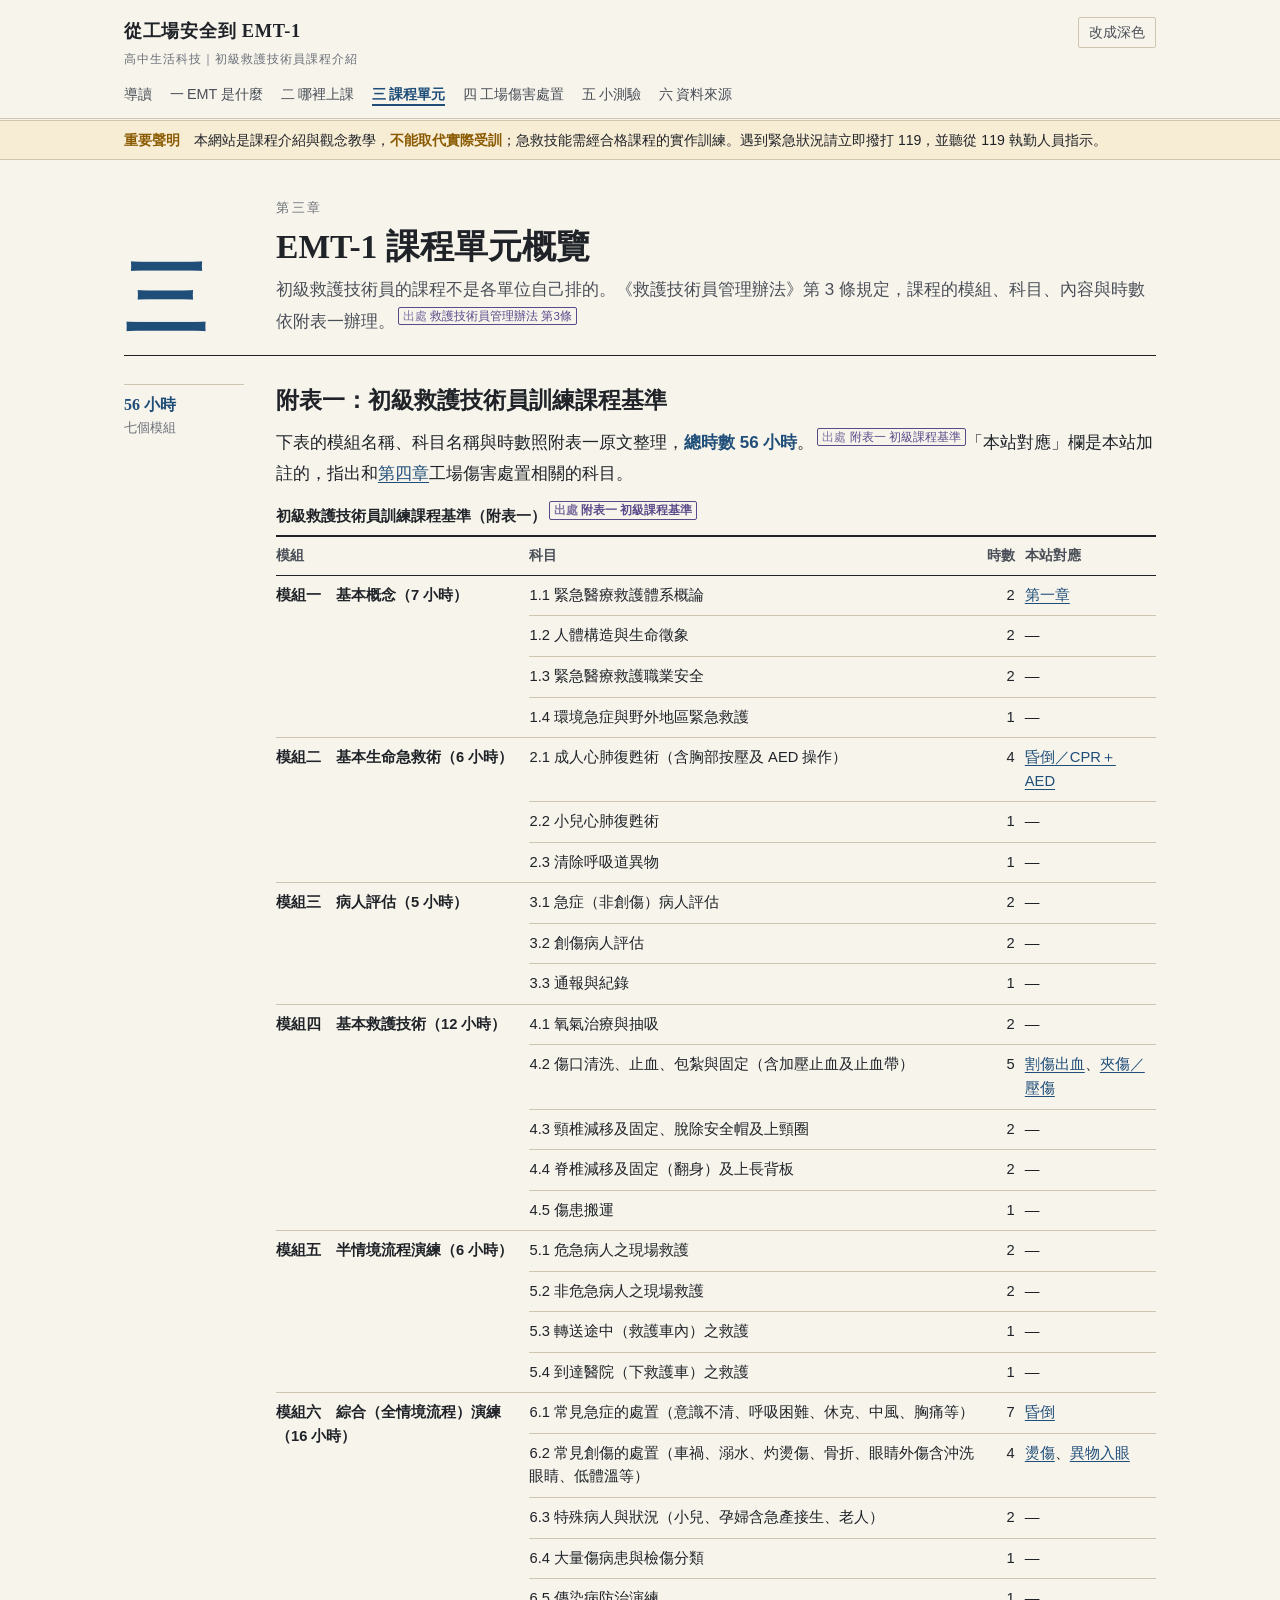
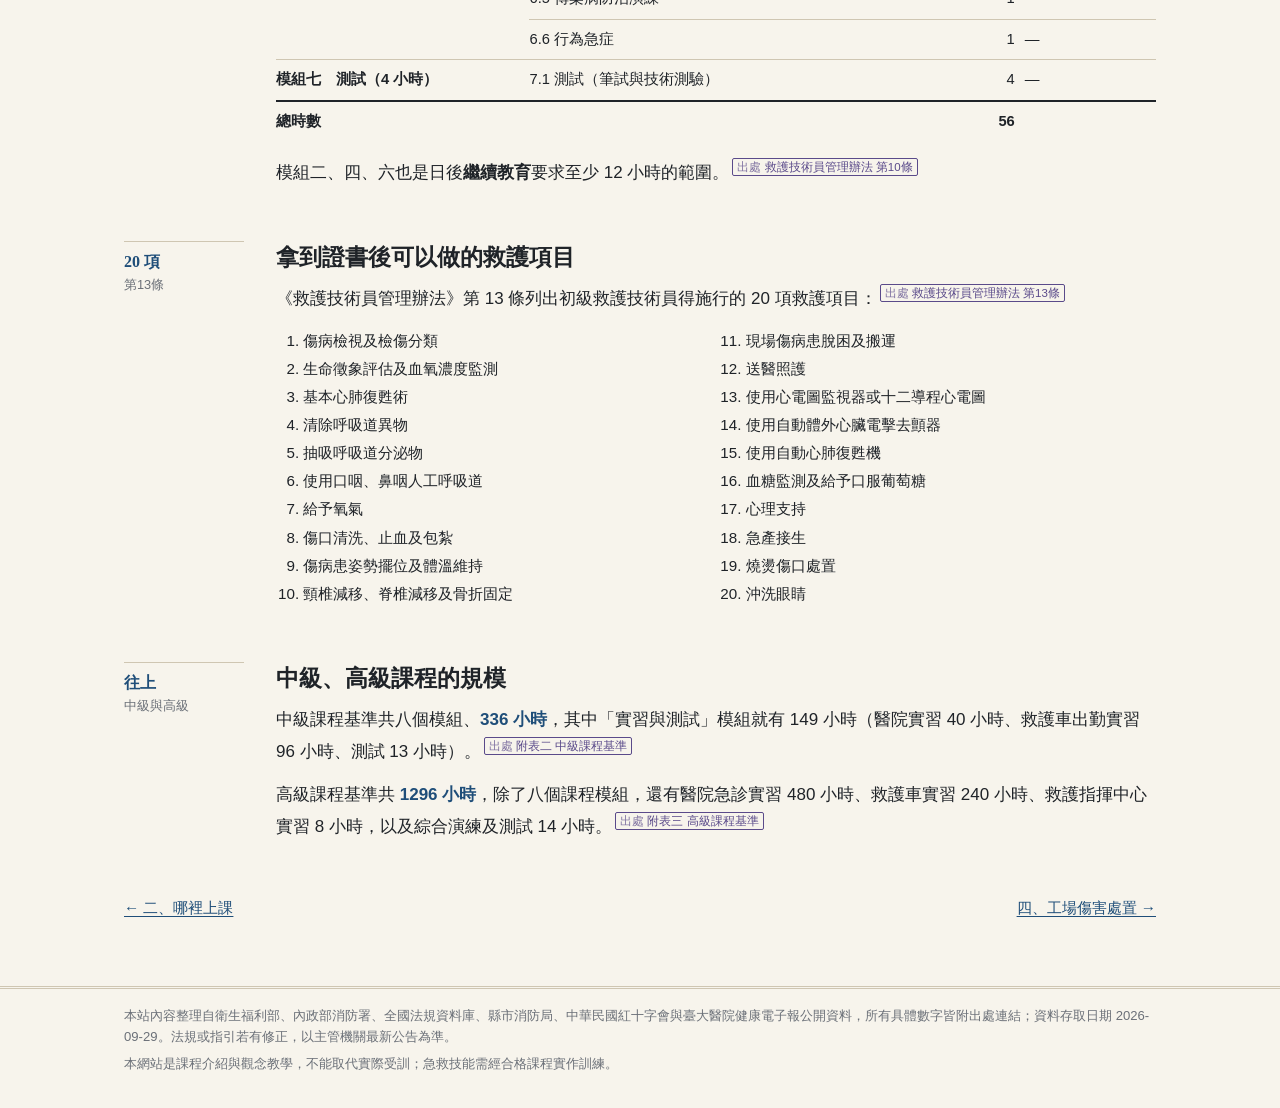
<file: units.html>
<!doctype html>
<html lang="zh-Hant-TW">
<head>
<meta charset="utf-8">
<meta name="viewport" content="width=device-width, initial-scale=1">
<title>EMT-1 課程單元</title>
<meta name="description" content="依救護技術員管理辦法附表一整理的初級救護技術員訓練課程模組與時數">
<meta name="color-scheme" content="light dark">
<link rel="icon" href="data:image/svg+xml,%3Csvg xmlns='http://www.w3.org/2000/svg' viewBox='0 0 16 16'%3E%3Crect width='16' height='16' rx='2' fill='%231f4e79'/%3E%3Cpath d='M6 3h4v3h3v4h-3v3H6v-3H3V6h3z' fill='%23f7f4ec'/%3E%3C/svg%3E">
<script>try{var t=localStorage.getItem("emt-theme");if(t==="dark"||t==="light")document.documentElement.setAttribute("data-theme",t);}catch(e){}</script>
<link rel="stylesheet" href="assets/style.css">
</head>
<body>
<a class="skip" href="#main">跳到主要內容</a>
<header class="masthead">
  <div class="masthead-inner">
    <a class="brand" href="index.html">從工場安全到 EMT-1<small>高中生活科技｜初級救護技術員課程介紹</small></a>
    <button class="theme-btn" id="theme-btn" type="button">深淺色</button>
  </div>
  <nav class="toc" aria-label="章節">
    <ol>
      <li><a href="index.html">導讀</a></li>
      <li><a href="emt.html"><span class="n">一</span>EMT 是什麼</a></li>
      <li><a href="where.html"><span class="n">二</span>哪裡上課</a></li>
      <li><a href="units.html" aria-current="page"><span class="n">三</span>課程單元</a></li>
      <li><a href="first-aid.html"><span class="n">四</span>工場傷害處置</a></li>
      <li><a href="quiz.html"><span class="n">五</span>小測驗</a></li>
      <li><a href="sources.html"><span class="n">六</span>資料來源</a></li>
    </ol>
  </nav>
</header>
<div class="notice" role="note"><p><strong>重要聲明</strong>　本網站是課程介紹與觀念教學，<strong>不能取代實際受訓</strong>；急救技能需經合格課程的實作訓練。遇到緊急狀況請立即撥打 119，並聽從 119 執勤人員指示。</p></div>
<main id="main" class="page">
<header class="chapter-head">
  <div class="chapter-no">三</div>
  <div>
    <p class="kicker">第三章</p>
    <h1>EMT-1 課程單元概覽</h1>
    <p class="lede">初級救護技術員的課程不是各單位自己排的。《救護技術員管理辦法》第 3 條規定，課程的模組、科目、內容與時數依附表一辦理。<a class="cite" href="https://law.moj.gov.tw/LawClass/LawSingle.aspx?pcode=L0020141&amp;flno=3" target="_blank" rel="noopener" title="救護技術員管理辦法 第 3 條（訓練課程如附表一至三）">救護技術員管理辦法 第3條</a></p>
  </div>
</header>

<section class="sec">
  <div class="margin"><span class="tag">56 小時</span>七個模組</div>
  <div class="body">
    <h2>附表一：初級救護技術員訓練課程基準</h2>
    <p>下表的模組名稱、科目名稱與時數照附表一原文整理，<span class="num">總時數 56 小時</span>。<a class="cite" href="https://law.moj.gov.tw/LawClass/LawGetFile.ashx?FileId=0000368758&amp;lan=C" target="_blank" rel="noopener" title="救護技術員管理辦法 附表一：初級救護技術員訓練課程基準（PDF）">附表一 初級課程基準</a>「本站對應」欄是本站加註的，指出和<a href="first-aid.html">第四章</a>工場傷害處置相關的科目。</p>
    <table class="tbl stack">
      <caption>初級救護技術員訓練課程基準（附表一）<a class="cite" href="https://law.moj.gov.tw/LawClass/LawGetFile.ashx?FileId=0000368758&amp;lan=C" target="_blank" rel="noopener" title="救護技術員管理辦法 附表一：初級救護技術員訓練課程基準（PDF）">附表一 初級課程基準</a></caption>
      <thead>
        <tr><th scope="col">模組</th><th scope="col">科目</th><th scope="col" class="h">時數</th><th scope="col">本站對應</th></tr>
      </thead>
      <tbody>
        <tr><th scope="row" rowspan="4">模組一　基本概念（7 小時）</th><td data-l="科目">1.1 緊急醫療救護體系概論</td><td class="h" data-l="時數">2</td><td data-l="本站對應"><a href="emt.html">第一章</a></td></tr>
        <tr><td data-l="科目">1.2 人體構造與生命徵象</td><td class="h" data-l="時數">2</td><td data-l="本站對應">—</td></tr>
        <tr><td data-l="科目">1.3 緊急醫療救護職業安全</td><td class="h" data-l="時數">2</td><td data-l="本站對應">—</td></tr>
        <tr><td data-l="科目">1.4 環境急症與野外地區緊急救護</td><td class="h" data-l="時數">1</td><td data-l="本站對應">—</td></tr>

        <tr><th scope="row" rowspan="3">模組二　基本生命急救術（6 小時）</th><td data-l="科目">2.1 成人心肺復甦術（含胸部按壓及 AED 操作）</td><td class="h" data-l="時數">4</td><td data-l="本站對應"><a href="first-aid.html#cpr">昏倒／CPR＋AED</a></td></tr>
        <tr><td data-l="科目">2.2 小兒心肺復甦術</td><td class="h" data-l="時數">1</td><td data-l="本站對應">—</td></tr>
        <tr><td data-l="科目">2.3 清除呼吸道異物</td><td class="h" data-l="時數">1</td><td data-l="本站對應">—</td></tr>

        <tr><th scope="row" rowspan="3">模組三　病人評估（5 小時）</th><td data-l="科目">3.1 急症（非創傷）病人評估</td><td class="h" data-l="時數">2</td><td data-l="本站對應">—</td></tr>
        <tr><td data-l="科目">3.2 創傷病人評估</td><td class="h" data-l="時數">2</td><td data-l="本站對應">—</td></tr>
        <tr><td data-l="科目">3.3 通報與紀錄</td><td class="h" data-l="時數">1</td><td data-l="本站對應">—</td></tr>

        <tr><th scope="row" rowspan="5">模組四　基本救護技術（12 小時）</th><td data-l="科目">4.1 氧氣治療與抽吸</td><td class="h" data-l="時數">2</td><td data-l="本站對應">—</td></tr>
        <tr><td data-l="科目">4.2 傷口清洗、止血、包紮與固定（含加壓止血及止血帶）</td><td class="h" data-l="時數">5</td><td data-l="本站對應"><a href="first-aid.html#bleed">割傷出血</a>、<a href="first-aid.html#crush">夾傷／壓傷</a></td></tr>
        <tr><td data-l="科目">4.3 頸椎減移及固定、脫除安全帽及上頸圈</td><td class="h" data-l="時數">2</td><td data-l="本站對應">—</td></tr>
        <tr><td data-l="科目">4.4 脊椎減移及固定（翻身）及上長背板</td><td class="h" data-l="時數">2</td><td data-l="本站對應">—</td></tr>
        <tr><td data-l="科目">4.5 傷患搬運</td><td class="h" data-l="時數">1</td><td data-l="本站對應">—</td></tr>

        <tr><th scope="row" rowspan="4">模組五　半情境流程演練（6 小時）</th><td data-l="科目">5.1 危急病人之現場救護</td><td class="h" data-l="時數">2</td><td data-l="本站對應">—</td></tr>
        <tr><td data-l="科目">5.2 非危急病人之現場救護</td><td class="h" data-l="時數">2</td><td data-l="本站對應">—</td></tr>
        <tr><td data-l="科目">5.3 轉送途中（救護車內）之救護</td><td class="h" data-l="時數">1</td><td data-l="本站對應">—</td></tr>
        <tr><td data-l="科目">5.4 到達醫院（下救護車）之救護</td><td class="h" data-l="時數">1</td><td data-l="本站對應">—</td></tr>

        <tr><th scope="row" rowspan="6">模組六　綜合（全情境流程）演練（16 小時）</th><td data-l="科目">6.1 常見急症的處置（意識不清、呼吸困難、休克、中風、胸痛等）</td><td class="h" data-l="時數">7</td><td data-l="本站對應"><a href="first-aid.html#cpr">昏倒</a></td></tr>
        <tr><td data-l="科目">6.2 常見創傷的處置（車禍、溺水、灼燙傷、骨折、眼睛外傷含沖洗眼睛、低體溫等）</td><td class="h" data-l="時數">4</td><td data-l="本站對應"><a href="first-aid.html#burn">燙傷</a>、<a href="first-aid.html#eye">異物入眼</a></td></tr>
        <tr><td data-l="科目">6.3 特殊病人與狀況（小兒、孕婦含急產接生、老人）</td><td class="h" data-l="時數">2</td><td data-l="本站對應">—</td></tr>
        <tr><td data-l="科目">6.4 大量傷病患與檢傷分類</td><td class="h" data-l="時數">1</td><td data-l="本站對應">—</td></tr>
        <tr><td data-l="科目">6.5 傳染病防治演練</td><td class="h" data-l="時數">1</td><td data-l="本站對應">—</td></tr>
        <tr><td data-l="科目">6.6 行為急症</td><td class="h" data-l="時數">1</td><td data-l="本站對應">—</td></tr>

        <tr><th scope="row">模組七　測試（4 小時）</th><td data-l="科目">7.1 測試（筆試與技術測驗）</td><td class="h" data-l="時數">4</td><td data-l="本站對應">—</td></tr>
      </tbody>
      <tfoot>
        <tr><td colspan="2">總時數</td><td class="h">56</td><td></td></tr>
      </tfoot>
    </table>
    <p>模組二、四、六也是日後<strong>繼續教育</strong>要求至少 12 小時的範圍。<a class="cite" href="https://law.moj.gov.tw/LawClass/LawSingle.aspx?pcode=L0020141&amp;flno=10" target="_blank" rel="noopener" title="救護技術員管理辦法 第 10 條（繼續教育時數與展延）">救護技術員管理辦法 第10條</a></p>
  </div>
</section>

<section class="sec">
  <div class="margin"><span class="tag">20 項</span>第13條</div>
  <div class="body">
    <h2>拿到證書後可以做的救護項目</h2>
    <p>《救護技術員管理辦法》第 13 條列出初級救護技術員得施行的 20 項救護項目：<a class="cite" href="https://law.moj.gov.tw/LawClass/LawSingle.aspx?pcode=L0020141&amp;flno=13" target="_blank" rel="noopener" title="救護技術員管理辦法 第 13 條（初級救護技術員得施行之救護項目）">救護技術員管理辦法 第13條</a></p>
    <ol class="cols">
      <li>傷病檢視及檢傷分類</li>
      <li>生命徵象評估及血氧濃度監測</li>
      <li>基本心肺復甦術</li>
      <li>清除呼吸道異物</li>
      <li>抽吸呼吸道分泌物</li>
      <li>使用口咽、鼻咽人工呼吸道</li>
      <li>給予氧氣</li>
      <li>傷口清洗、止血及包紮</li>
      <li>傷病患姿勢擺位及體溫維持</li>
      <li>頸椎減移、脊椎減移及骨折固定</li>
      <li>現場傷病患脫困及搬運</li>
      <li>送醫照護</li>
      <li>使用心電圖監視器或十二導程心電圖</li>
      <li>使用自動體外心臟電擊去顫器</li>
      <li>使用自動心肺復甦機</li>
      <li>血糖監測及給予口服葡萄糖</li>
      <li>心理支持</li>
      <li>急產接生</li>
      <li>燒燙傷口處置</li>
      <li>沖洗眼睛</li>
    </ol>
  </div>
</section>

<section class="sec">
  <div class="margin"><span class="tag">往上</span>中級與高級</div>
  <div class="body">
    <h2>中級、高級課程的規模</h2>
    <p>中級課程基準共八個模組、<span class="num">336 小時</span>，其中「實習與測試」模組就有 149 小時（醫院實習 40 小時、救護車出勤實習 96 小時、測試 13 小時）。<a class="cite" href="https://law.moj.gov.tw/LawClass/LawGetFile.ashx?FileId=0000368759&amp;lan=C" target="_blank" rel="noopener" title="救護技術員管理辦法 附表二：中級救護技術員訓練課程基準（PDF）">附表二 中級課程基準</a></p>
    <p>高級課程基準共 <span class="num">1296 小時</span>，除了八個課程模組，還有醫院急診實習 480 小時、救護車實習 240 小時、救護指揮中心實習 8 小時，以及綜合演練及測試 14 小時。<a class="cite" href="https://law.moj.gov.tw/LawClass/LawGetFile.ashx?FileId=0000368760&amp;lan=C" target="_blank" rel="noopener" title="救護技術員管理辦法 附表三：高級救護技術員訓練課程基準（PDF）">附表三 高級課程基準</a></p>
  </div>
</section>
<nav class="pager" aria-label="上下頁"><a href="where.html">← 二、哪裡上課</a><a href="first-aid.html">四、工場傷害處置 →</a></nav>
</main>
<footer class="colophon">
  <div>
    <p>本站內容整理自衛生福利部、內政部消防署、全國法規資料庫、縣市消防局、中華民國紅十字會與臺大醫院健康電子報公開資料，所有具體數字皆附出處連結；資料存取日期 2026-09-29。法規或指引若有修正，以主管機關最新公告為準。</p>
    <p>本網站是課程介紹與觀念教學，不能取代實際受訓；急救技能需經合格課程實作訓練。</p>
  </div>
</footer>
<script src="assets/app.js"></script>
</body>
</html>
</file>
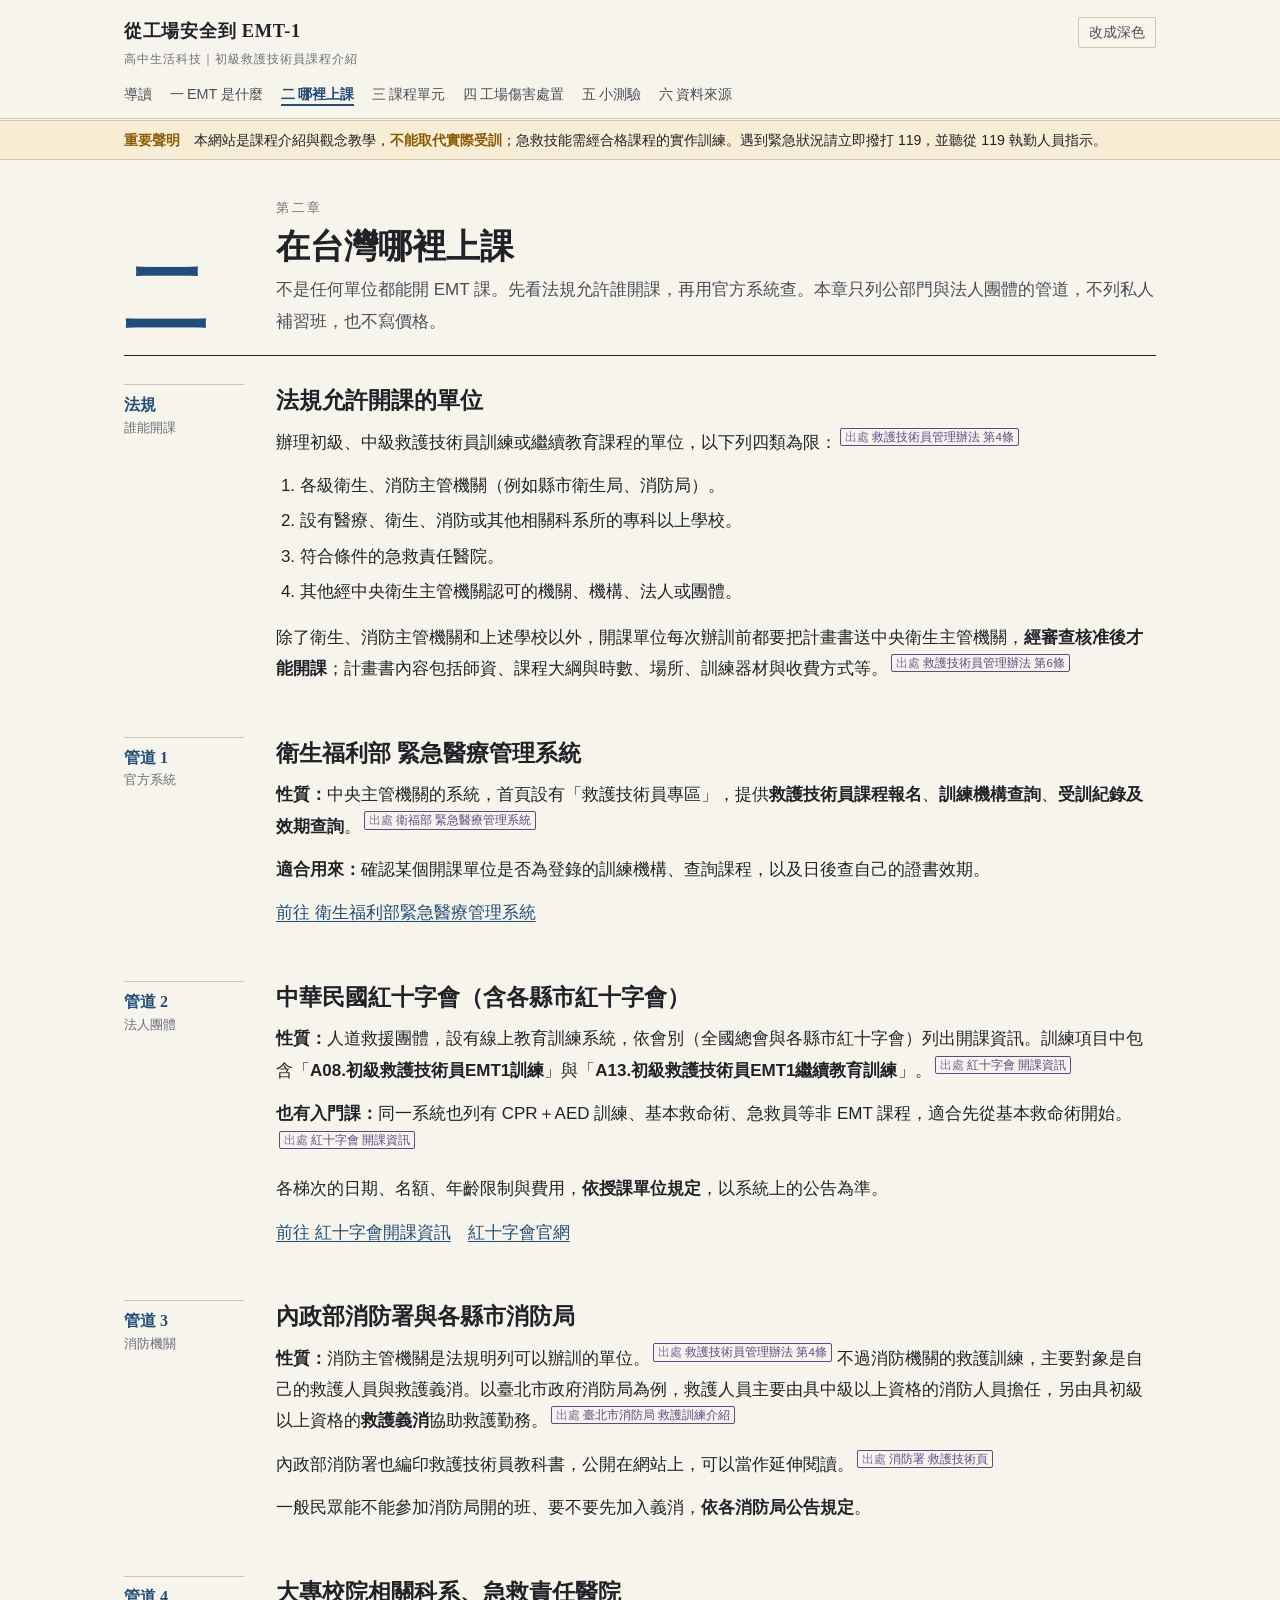
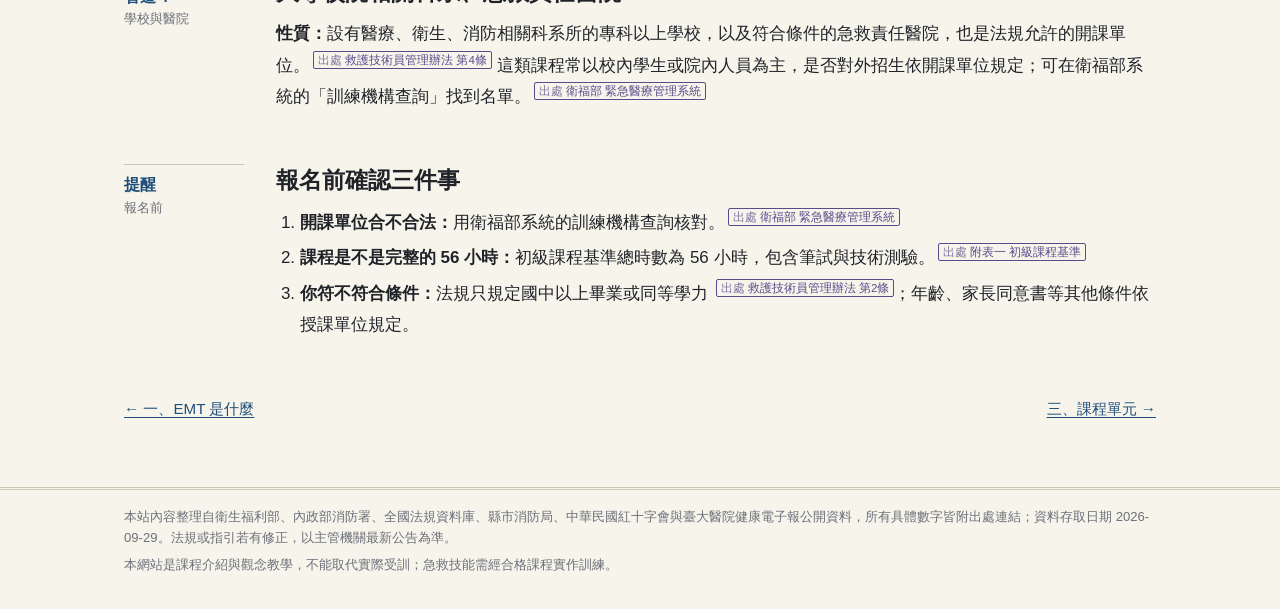
<file: where.html>
<!doctype html>
<html lang="zh-Hant-TW">
<head>
<meta charset="utf-8">
<meta name="viewport" content="width=device-width, initial-scale=1">
<title>哪裡上 EMT 課</title>
<meta name="description" content="在台灣可以查詢與報名初級救護技術員訓練的官方管道">
<meta name="color-scheme" content="light dark">
<link rel="icon" href="data:image/svg+xml,%3Csvg xmlns='http://www.w3.org/2000/svg' viewBox='0 0 16 16'%3E%3Crect width='16' height='16' rx='2' fill='%231f4e79'/%3E%3Cpath d='M6 3h4v3h3v4h-3v3H6v-3H3V6h3z' fill='%23f7f4ec'/%3E%3C/svg%3E">
<script>try{var t=localStorage.getItem("emt-theme");if(t==="dark"||t==="light")document.documentElement.setAttribute("data-theme",t);}catch(e){}</script>
<link rel="stylesheet" href="assets/style.css">
</head>
<body>
<a class="skip" href="#main">跳到主要內容</a>
<header class="masthead">
  <div class="masthead-inner">
    <a class="brand" href="index.html">從工場安全到 EMT-1<small>高中生活科技｜初級救護技術員課程介紹</small></a>
    <button class="theme-btn" id="theme-btn" type="button">深淺色</button>
  </div>
  <nav class="toc" aria-label="章節">
    <ol>
      <li><a href="index.html">導讀</a></li>
      <li><a href="emt.html"><span class="n">一</span>EMT 是什麼</a></li>
      <li><a href="where.html" aria-current="page"><span class="n">二</span>哪裡上課</a></li>
      <li><a href="units.html"><span class="n">三</span>課程單元</a></li>
      <li><a href="first-aid.html"><span class="n">四</span>工場傷害處置</a></li>
      <li><a href="quiz.html"><span class="n">五</span>小測驗</a></li>
      <li><a href="sources.html"><span class="n">六</span>資料來源</a></li>
    </ol>
  </nav>
</header>
<div class="notice" role="note"><p><strong>重要聲明</strong>　本網站是課程介紹與觀念教學，<strong>不能取代實際受訓</strong>；急救技能需經合格課程的實作訓練。遇到緊急狀況請立即撥打 119，並聽從 119 執勤人員指示。</p></div>
<main id="main" class="page">
<header class="chapter-head">
  <div class="chapter-no">二</div>
  <div>
    <p class="kicker">第二章</p>
    <h1>在台灣哪裡上課</h1>
    <p class="lede">不是任何單位都能開 EMT 課。先看法規允許誰開課，再用官方系統查。本章只列公部門與法人團體的管道，不列私人補習班，也不寫價格。</p>
  </div>
</header>

<section class="sec">
  <div class="margin"><span class="tag">法規</span>誰能開課</div>
  <div class="body">
    <h2>法規允許開課的單位</h2>
    <p>辦理初級、中級救護技術員訓練或繼續教育課程的單位，以下列四類為限：<a class="cite" href="https://law.moj.gov.tw/LawClass/LawSingle.aspx?pcode=L0020141&amp;flno=4" target="_blank" rel="noopener" title="救護技術員管理辦法 第 4 條（得辦理訓練的機關、機構、學校、法人或團體）">救護技術員管理辦法 第4條</a></p>
    <ol class="steps">
      <li>各級衛生、消防主管機關（例如縣市衛生局、消防局）。</li>
      <li>設有醫療、衛生、消防或其他相關科系所的專科以上學校。</li>
      <li>符合條件的急救責任醫院。</li>
      <li>其他經中央衛生主管機關認可的機關、機構、法人或團體。</li>
    </ol>
    <p>除了衛生、消防主管機關和上述學校以外，開課單位每次辦訓前都要把計畫書送中央衛生主管機關，<strong>經審查核准後才能開課</strong>；計畫書內容包括師資、課程大綱與時數、場所、訓練器材與收費方式等。<a class="cite" href="https://law.moj.gov.tw/LawClass/LawSingle.aspx?pcode=L0020141&amp;flno=6" target="_blank" rel="noopener" title="救護技術員管理辦法 第 6 條（辦訓前須報中央衛生主管機關核准）">救護技術員管理辦法 第6條</a></p>
  </div>
</section>

<section class="sec">
  <div class="margin"><span class="tag">管道 1</span>官方系統</div>
  <div class="body">
    <h2>衛生福利部 緊急醫療管理系統</h2>
    <p><strong>性質：</strong>中央主管機關的系統，首頁設有「救護技術員專區」，提供<strong>救護技術員課程報名</strong>、<strong>訓練機構查詢</strong>、<strong>受訓紀錄及效期查詢</strong>。<a class="cite" href="https://ems.mohw.gov.tw/" target="_blank" rel="noopener" title="衛生福利部緊急醫療管理系統（救護技術員課程報名、訓練機構查詢、受訓紀錄及效期查詢）">衛福部 緊急醫療管理系統</a></p>
    <p><strong>適合用來：</strong>確認某個開課單位是否為登錄的訓練機構、查詢課程，以及日後查自己的證書效期。</p>
    <p><a href="https://ems.mohw.gov.tw/" target="_blank" rel="noopener">前往 衛生福利部緊急醫療管理系統</a></p>
  </div>
</section>

<section class="sec">
  <div class="margin"><span class="tag">管道 2</span>法人團體</div>
  <div class="body">
    <h2>中華民國紅十字會（含各縣市紅十字會）</h2>
    <p><strong>性質：</strong>人道救援團體，設有線上教育訓練系統，依會別（全國總會與各縣市紅十字會）列出開課資訊。訓練項目中包含「<strong>A08.初級救護技術員EMT1訓練</strong>」與「<strong>A13.初級救護技術員EMT1繼續教育訓練</strong>」。<a class="cite" href="https://www.redcross-class.org.tw/ClassInfo" target="_blank" rel="noopener" title="中華民國紅十字會新教育訓練系統。開課資訊（訓練項目含 A08 初級救護技術員EMT1訓練、A13 EMT1繼續教育訓練）">紅十字會 開課資訊</a></p>
    <p><strong>也有入門課：</strong>同一系統也列有 CPR＋AED 訓練、基本救命術、急救員等非 EMT 課程，適合先從基本救命術開始。<a class="cite" href="https://www.redcross-class.org.tw/ClassInfo" target="_blank" rel="noopener" title="中華民國紅十字會新教育訓練系統。開課資訊（訓練項目含 A08 初級救護技術員EMT1訓練、A13 EMT1繼續教育訓練）">紅十字會 開課資訊</a></p>
    <p>各梯次的日期、名額、年齡限制與費用，<strong>依授課單位規定</strong>，以系統上的公告為準。</p>
    <p><a href="https://www.redcross-class.org.tw/ClassInfo" target="_blank" rel="noopener">前往 紅十字會開課資訊</a>　<a href="https://www.redcross.org.tw/" target="_blank" rel="noopener">紅十字會官網</a></p>
  </div>
</section>

<section class="sec">
  <div class="margin"><span class="tag">管道 3</span>消防機關</div>
  <div class="body">
    <h2>內政部消防署與各縣市消防局</h2>
    <p><strong>性質：</strong>消防主管機關是法規明列可以辦訓的單位。<a class="cite" href="https://law.moj.gov.tw/LawClass/LawSingle.aspx?pcode=L0020141&amp;flno=4" target="_blank" rel="noopener" title="救護技術員管理辦法 第 4 條（得辦理訓練的機關、機構、學校、法人或團體）">救護技術員管理辦法 第4條</a> 不過消防機關的救護訓練，主要對象是自己的救護人員與救護義消。以臺北市政府消防局為例，救護人員主要由具中級以上資格的消防人員擔任，另由具初級以上資格的<strong>救護義消</strong>協助救護勤務。<a class="cite" href="https://www.119.gov.taipei/cp.aspx?n=675099CCE2907150" target="_blank" rel="noopener" title="臺北市政府消防局。救護訓練介紹">臺北市消防局 救護訓練介紹</a></p>
    <p>內政部消防署也編印救護技術員教科書，公開在網站上，可以當作延伸閱讀。<a class="cite" href="https://www.nfa.gov.tw/pro/index.php?code=list&amp;ids=810" target="_blank" rel="noopener" title="內政部消防署全球資訊網專業版。救災救護 &gt; 緊急救護 &gt; 救護技術（2025 救護技術員教科書等）">消防署 救護技術頁</a></p>
    <p>一般民眾能不能參加消防局開的班、要不要先加入義消，<strong>依各消防局公告規定</strong>。</p>
  </div>
</section>

<section class="sec">
  <div class="margin"><span class="tag">管道 4</span>學校與醫院</div>
  <div class="body">
    <h2>大專校院相關科系、急救責任醫院</h2>
    <p><strong>性質：</strong>設有醫療、衛生、消防相關科系所的專科以上學校，以及符合條件的急救責任醫院，也是法規允許的開課單位。<a class="cite" href="https://law.moj.gov.tw/LawClass/LawSingle.aspx?pcode=L0020141&amp;flno=4" target="_blank" rel="noopener" title="救護技術員管理辦法 第 4 條（得辦理訓練的機關、機構、學校、法人或團體）">救護技術員管理辦法 第4條</a> 這類課程常以校內學生或院內人員為主，是否對外招生依開課單位規定；可在衛福部系統的「訓練機構查詢」找到名單。<a class="cite" href="https://ems.mohw.gov.tw/" target="_blank" rel="noopener" title="衛生福利部緊急醫療管理系統（救護技術員課程報名、訓練機構查詢、受訓紀錄及效期查詢）">衛福部 緊急醫療管理系統</a></p>
  </div>
</section>

<section class="sec">
  <div class="margin"><span class="tag">提醒</span>報名前</div>
  <div class="body">
    <h2>報名前確認三件事</h2>
    <ol class="steps">
      <li><strong>開課單位合不合法：</strong>用衛福部系統的訓練機構查詢核對。<a class="cite" href="https://ems.mohw.gov.tw/" target="_blank" rel="noopener" title="衛生福利部緊急醫療管理系統（救護技術員課程報名、訓練機構查詢、受訓紀錄及效期查詢）">衛福部 緊急醫療管理系統</a></li>
      <li><strong>課程是不是完整的 56 小時：</strong>初級課程基準總時數為 56 小時，包含筆試與技術測驗。<a class="cite" href="https://law.moj.gov.tw/LawClass/LawGetFile.ashx?FileId=0000368758&amp;lan=C" target="_blank" rel="noopener" title="救護技術員管理辦法 附表一：初級救護技術員訓練課程基準（PDF）">附表一 初級課程基準</a></li>
      <li><strong>你符不符合條件：</strong>法規只規定國中以上畢業或同等學力 <a class="cite" href="https://law.moj.gov.tw/LawClass/LawSingle.aspx?pcode=L0020141&amp;flno=2" target="_blank" rel="noopener" title="救護技術員管理辦法 第 2 條（各級報名資格）">救護技術員管理辦法 第2條</a>；年齡、家長同意書等其他條件依授課單位規定。</li>
    </ol>
  </div>
</section>
<nav class="pager" aria-label="上下頁"><a href="emt.html">← 一、EMT 是什麼</a><a href="units.html">三、課程單元 →</a></nav>
</main>
<footer class="colophon">
  <div>
    <p>本站內容整理自衛生福利部、內政部消防署、全國法規資料庫、縣市消防局、中華民國紅十字會與臺大醫院健康電子報公開資料，所有具體數字皆附出處連結；資料存取日期 2026-09-29。法規或指引若有修正，以主管機關最新公告為準。</p>
    <p>本網站是課程介紹與觀念教學，不能取代實際受訓；急救技能需經合格課程實作訓練。</p>
  </div>
</footer>
<script src="assets/app.js"></script>
</body>
</html>
</file>
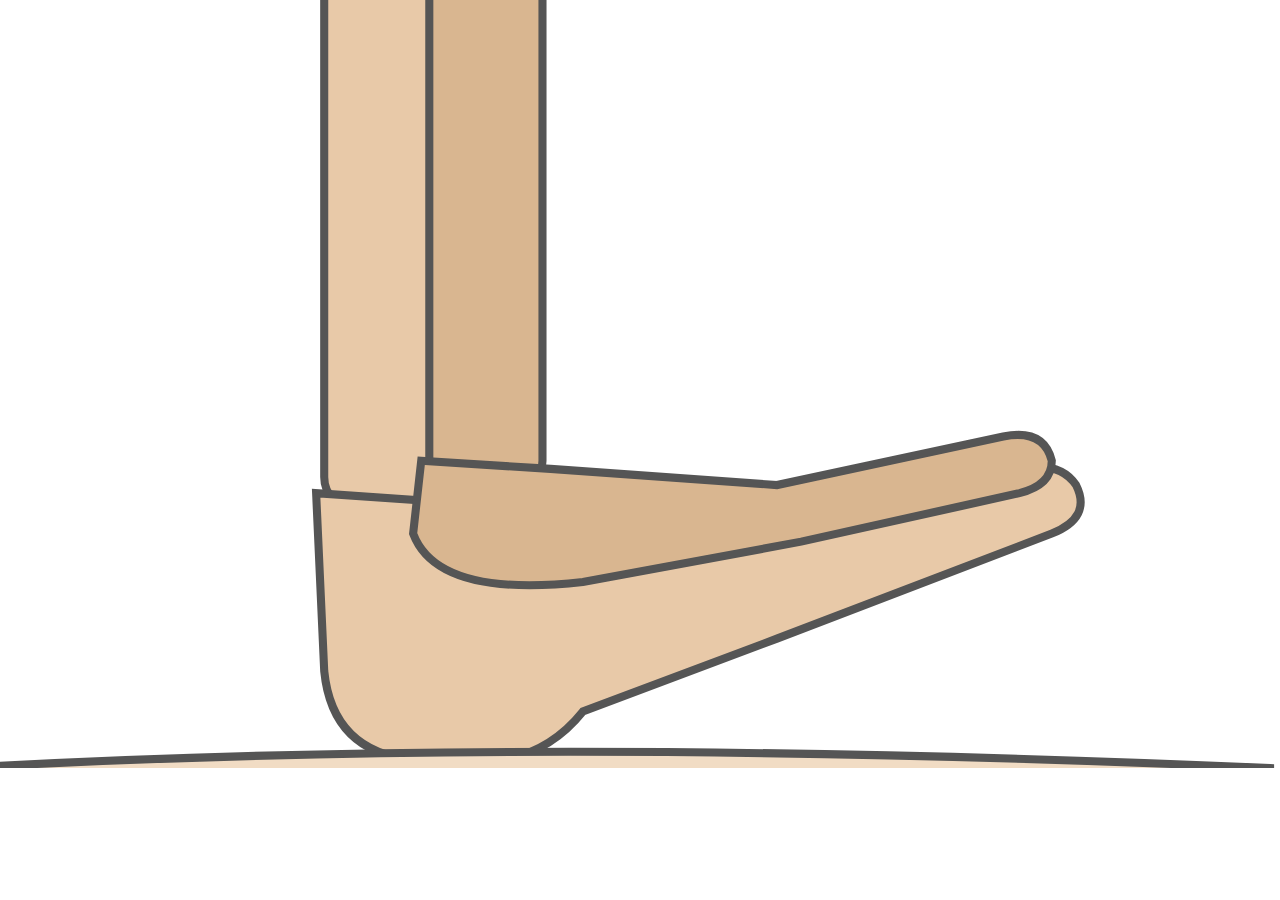
<file: tools/img/ref/hand_side.html>
<!doctype html><html><body style="margin:0;background:#fff">
<svg width="1376" height="768" viewBox="100 270 280 190" xmlns="http://www.w3.org/2000/svg" preserveAspectRatio="xMidYMid meet">
<rect x="0" y="0" width="600" height="800" fill="#fff"/>
<rect x="150" y="262" width="28" height="134" rx="8" fill="#e8c9a8" stroke="#555" stroke-width="2"/>
<rect x="176" y="262" width="28" height="130" rx="8" fill="#d9b690" stroke="#555" stroke-width="2"/>
<path d="M148,392 L150,436 Q152,456 172,458 L194,458 Q206,456 214,446 L262,428 L330,402 Q340,398 336,390 Q332,384 322,386 L262,398 L206,396 Z" fill="#e8c9a8" stroke="#555" stroke-width="2"/>
<path d="M174,384 L206,386 L262,390 L318,378 Q328,376 330,384 Q330,390 322,392 L268,404 L214,414 Q178,418 172,402 Z" fill="#d9b690" stroke="#555" stroke-width="2"/>
<path d="M60,460 Q200,452 384,460 L384,480 L60,480 Z" fill="#f1dcc4" stroke="#555" stroke-width="2"/>
</svg></body></html>
</file>
<file: assets/style.css>
/* EMT-1 課程介紹網站 — 教科書版面
   零外部相依；深淺色以 :root token 切換 */

:root {
  --paper: #f7f4ec;
  --paper-2: #efeadd;
  --ink: #1f2328;
  --ink-2: #4a4f57;
  --ink-3: #6b7078;
  --rule: #cfc6b2;
  --accent: #1f4e79;      /* 深藍：章節、連結 */
  --accent-2: #2d6aa0;
  --warn: #9b2c1f;        /* 磚紅：不要做／警示 */
  --warn-bg: #f6e6e1;
  --ok: #2f5d34;          /* 墨綠：要做 */
  --ok-bg: #e5efe2;
  --call: #8a5a00;        /* 琥珀：叫 119 */
  --call-bg: #f7ecd4;
  --cite: #5a4a8a;
  --shadow: rgba(40, 30, 10, .08);
  --serif: "Noto Serif TC", "Source Han Serif TC", "Songti TC", "PMingLiU", "MingLiU", serif;
  --sans: "PingFang TC", "Noto Sans TC", "Source Han Sans TC", "Microsoft JhengHei", "Heiti TC", sans-serif;
  color-scheme: light;
}

@media (prefers-color-scheme: dark) {
  :root:not([data-theme="light"]) {
    --paper: #16181c;
    --paper-2: #1e2127;
    --ink: #e7e3da;
    --ink-2: #bdb8ad;
    --ink-3: #9a968d;
    --rule: #3a3e46;
    --accent: #8fb8e0;
    --accent-2: #a9c9ea;
    --warn: #f0a595;
    --warn-bg: #3a221e;
    --ok: #a9d3a0;
    --ok-bg: #1f3021;
    --call: #f1c46b;
    --call-bg: #372c14;
    --cite: #c2b5ee;
    --shadow: rgba(0, 0, 0, .35);
    color-scheme: dark;
  }
}
:root[data-theme="dark"] {
  --paper: #16181c;
  --paper-2: #1e2127;
  --ink: #e7e3da;
  --ink-2: #bdb8ad;
  --ink-3: #9a968d;
  --rule: #3a3e46;
  --accent: #8fb8e0;
  --accent-2: #a9c9ea;
  --warn: #f0a595;
  --warn-bg: #3a221e;
  --ok: #a9d3a0;
  --ok-bg: #1f3021;
  --call: #f1c46b;
  --call-bg: #372c14;
  --cite: #c2b5ee;
  --shadow: rgba(0, 0, 0, .35);
  color-scheme: dark;
}

*, *::before, *::after { box-sizing: border-box; }
html { -webkit-text-size-adjust: 100%; }
body {
  margin: 0;
  background: var(--paper);
  color: var(--ink);
  font-family: var(--sans);
  font-size: 17px;
  line-height: 1.85;
  overflow-wrap: anywhere;
}
a { color: var(--accent); text-underline-offset: 3px; }
a:hover { color: var(--accent-2); }
:focus-visible { outline: 3px solid var(--accent-2); outline-offset: 2px; }

.skip { position: absolute; left: -9999px; }
.skip:focus { left: 16px; top: 8px; background: var(--paper); padding: 4px 8px; z-index: 10; }

/* ── 書眉 ─────────────────────────── */
.masthead {
  border-bottom: 3px double var(--rule);
  background: var(--paper);
}
.masthead-inner {
  max-width: 1080px;
  margin: 0 auto;
  padding: 14px 24px 10px;
  display: flex;
  align-items: baseline;
  justify-content: space-between;
  gap: 16px;
  flex-wrap: wrap;
}
.brand {
  font-family: var(--serif);
  font-weight: 700;
  font-size: 1.15rem;
  color: var(--ink);
  text-decoration: none;
  letter-spacing: .04em;
}
.brand small {
  display: block;
  font-family: var(--sans);
  font-weight: 400;
  font-size: .78rem;
  color: var(--ink-3);
  letter-spacing: .08em;
}
.theme-btn {
  font: inherit;
  font-size: .85rem;
  color: var(--ink-2);
  background: transparent;
  border: 1px solid var(--rule);
  border-radius: 2px;
  padding: 2px 10px;
  cursor: pointer;
}
.theme-btn:hover { border-color: var(--ink-3); }

.toc {
  max-width: 1080px;
  margin: 0 auto;
  padding: 0 24px 10px;
}
.toc ol {
  list-style: none;
  margin: 0;
  padding: 0;
  display: flex;
  flex-wrap: wrap;
  gap: 2px 18px;
  font-size: .9rem;
}
.toc a {
  color: var(--ink-2);
  text-decoration: none;
  border-bottom: 2px solid transparent;
  padding: 2px 0;
}
.toc a:hover { color: var(--accent); }
.toc a[aria-current="page"] {
  color: var(--accent);
  border-bottom-color: var(--accent);
  font-weight: 600;
}
.toc .n { font-family: var(--serif); margin-right: 3px; }

/* ── 聲明條 ─────────────────────────── */
.notice {
  background: var(--call-bg);
  color: var(--ink);
  border-bottom: 1px solid var(--rule);
  font-size: .88rem;
  line-height: 1.6;
}
.notice p {
  max-width: 1080px;
  margin: 0 auto;
  padding: 8px 24px;
}
.notice strong { color: var(--call); }

/* ── 版心：主文＋邊注欄 ─────────────────────────── */
.page {
  max-width: 1080px;
  margin: 0 auto;
  padding: 36px 24px 64px;
}
.chapter-head {
  display: grid;
  grid-template-columns: 120px 1fr;
  gap: 0 32px;
  align-items: end;
  padding-bottom: 18px;
  border-bottom: 1px solid var(--ink);
  margin-bottom: 28px;
}
.chapter-no {
  font-family: var(--serif);
  font-size: 5.2rem;
  line-height: .9;
  color: var(--accent);
  font-weight: 700;
}
.chapter-head .kicker {
  font-size: .82rem;
  letter-spacing: .2em;
  color: var(--ink-3);
  margin: 0;
}
.chapter-head h1 {
  font-family: var(--serif);
  font-size: 2.1rem;
  line-height: 1.3;
  margin: 4px 0 6px;
}
.chapter-head .lede { margin: 0; color: var(--ink-2); }

.sec {
  display: grid;
  grid-template-columns: 120px minmax(0, 1fr);
  gap: 0 32px;
  margin: 0 0 40px;
}
.sec > .margin {
  font-size: .8rem;
  line-height: 1.55;
  color: var(--ink-3);
  border-top: 1px solid var(--rule);
  padding-top: 8px;
}
.sec > .margin .tag {
  display: block;
  font-family: var(--serif);
  font-size: 1rem;
  color: var(--accent);
  font-weight: 700;
}
.sec > .body { min-width: 0; }
.sec h2 {
  font-family: var(--serif);
  font-size: 1.45rem;
  line-height: 1.4;
  margin: 0 0 10px;
}
.sec h3 {
  font-family: var(--serif);
  font-size: 1.12rem;
  margin: 22px 0 6px;
}
.sec p { margin: 0 0 12px; }

/* 出處標示：像教科書的腳注號 */
.cite {
  font-size: .72rem;
  color: var(--cite);
  text-decoration: none;
  white-space: nowrap;
  border: 1px solid currentColor;
  border-radius: 2px;
  padding: 0 4px;
  margin-left: 3px;
  vertical-align: 2px;
  line-height: 1.4;
  display: inline-block;
  max-width: 100%;
  overflow: hidden;
  text-overflow: ellipsis;
}
.cite:hover { background: var(--paper-2); color: var(--cite); }
.cite::before { content: "出處 "; opacity: .75; }

.num { font-weight: 700; color: var(--accent); font-variant-numeric: tabular-nums; }

/* 表格（手機改成列式） */
table.tbl {
  width: 100%;
  border-collapse: collapse;
  font-size: .92rem;
  line-height: 1.6;
  margin: 8px 0 16px;
}
.tbl caption {
  text-align: left;
  font-family: var(--serif);
  font-weight: 700;
  padding-bottom: 6px;
  caption-side: top;
}
.tbl th, .tbl td {
  border-top: 1px solid var(--rule);
  padding: 8px 10px 8px 0;
  vertical-align: top;
  text-align: left;
}
.tbl thead th {
  border-top: 2px solid var(--ink);
  border-bottom: 1px solid var(--ink);
  font-weight: 600;
  color: var(--ink-2);
  font-size: .85rem;
}
.tbl tbody tr:last-child td, .tbl tbody tr:last-child th { border-bottom: 2px solid var(--ink); }
.tbl td.h, .tbl th.h { text-align: right; white-space: nowrap; font-variant-numeric: tabular-nums; }
.tbl tfoot td { font-weight: 700; border-top: 1px solid var(--ink); }

/* 條列 */
ol.steps, ul.plain { margin: 6px 0 14px; padding-left: 1.4em; }
ol.steps li, ul.plain li { margin: 4px 0; }
ol.cols { columns: 2; column-gap: 32px; margin: 6px 0 14px; padding-left: 1.8em; font-size: .95rem; }
ol.cols li { break-inside: avoid; }

/* 法條引文 */
blockquote.law {
  margin: 10px 0 16px;
  padding: 10px 16px;
  border-left: 4px solid var(--accent);
  background: var(--paper-2);
  font-family: var(--serif);
  font-size: .98rem;
}
blockquote.law footer { font-family: var(--sans); font-size: .8rem; color: var(--ink-3); margin-top: 4px; }

/* 急救處置：做／不要做／叫 119 三欄帶 */
.aid {
  border-top: 2px solid var(--ink);
  margin: 10px 0 8px;
}
.aid-row {
  display: grid;
  grid-template-columns: 112px minmax(0, 1fr);
  border-bottom: 1px solid var(--rule);
}
.aid-row > .lbl {
  font-weight: 700;
  padding: 12px 10px;
  font-size: .95rem;
  line-height: 1.4;
}
.aid-row > .txt { padding: 10px 12px; }
.aid-row > .txt ol, .aid-row > .txt ul { margin: 0; padding-left: 1.3em; }
.aid-row > .txt li { margin: 3px 0; }
.aid-row.do > .lbl { color: var(--ok); background: var(--ok-bg); }
.aid-row.dont > .lbl { color: var(--warn); background: var(--warn-bg); }
.aid-row.call > .lbl { color: var(--call); background: var(--call-bg); }
.aid-row .lbl span { display: block; font-weight: 400; font-size: .75rem; opacity: .85; }

.aside-box {
  border: 1px solid var(--rule);
  border-left: 4px solid var(--warn);
  padding: 10px 14px;
  margin: 12px 0 16px;
  font-size: .93rem;
  background: var(--paper);
}
.aside-box.info { border-left-color: var(--accent); }
.aside-box.alert { background: var(--warn-bg); border-color: var(--warn); border-left-width: 6px; }
.aside-box.alert p:first-child strong { color: var(--warn); }
.aside-box p:last-child { margin-bottom: 0; }

/* 流程圖（CPR）— 純 HTML 階梯 */
.flow { list-style: none; margin: 10px 0 16px; padding: 0; counter-reset: f; }
.flow > li {
  counter-increment: f;
  position: relative;
  padding: 8px 0 8px 52px;
  border-left: 2px solid var(--rule);
  margin-left: 18px;
}
.flow > li::before {
  content: counter(f);
  position: absolute;
  left: -18px;
  top: 6px;
  width: 34px;
  height: 34px;
  border-radius: 50%;
  background: var(--paper);
  border: 2px solid var(--accent);
  color: var(--accent);
  font-family: var(--serif);
  font-weight: 700;
  text-align: center;
  line-height: 30px;
}
.flow > li:last-child { border-left-color: transparent; }
.flow b.say { font-family: var(--serif); color: var(--accent); }

/* 首頁 */
.hero {
  display: grid;
  grid-template-columns: minmax(0, 1.4fr) minmax(0, 1fr);
  gap: 40px;
  align-items: start;
  padding-bottom: 28px;
  border-bottom: 1px solid var(--ink);
  margin-bottom: 32px;
}
.hero h1 {
  font-family: var(--serif);
  font-size: 2.6rem;
  line-height: 1.25;
  margin: 0 0 12px;
}
.hero .kicker { letter-spacing: .2em; font-size: .82rem; color: var(--ink-3); margin: 0 0 6px; }
.hero .lede { font-size: 1.05rem; color: var(--ink-2); }
.contents { margin: 0; padding: 0; list-style: none; border-top: 2px solid var(--ink); }
.contents li { border-bottom: 1px solid var(--rule); }
.contents a {
  display: grid;
  grid-template-columns: 44px minmax(0, 1fr);
  gap: 10px;
  padding: 10px 0;
  text-decoration: none;
  color: var(--ink);
}
.contents a:hover .t { color: var(--accent); }
.contents .n { font-family: var(--serif); font-size: 1.5rem; color: var(--accent); line-height: 1.2; }
.contents .t { font-weight: 600; display: block; }
.contents .d { font-size: .85rem; color: var(--ink-3); display: block; line-height: 1.5; }

.disclaimer-big {
  border: 2px solid var(--warn);
  padding: 14px 18px;
  margin: 0 0 32px;
}
.disclaimer-big h2 { font-family: var(--serif); color: var(--warn); margin: 0 0 6px; font-size: 1.2rem; }
.disclaimer-big p { margin: 0 0 6px; }

/* 測驗 */
.quiz { counter-reset: q; }
.q {
  border-top: 1px solid var(--ink);
  padding: 14px 0 18px;
  counter-increment: q;
}
.q h3 { margin: 0 0 8px; font-family: var(--serif); font-size: 1.08rem; }
.q h3::before { content: "第 " counter(q) " 題　"; color: var(--accent); }
.opts { list-style: none; margin: 0; padding: 0; display: grid; gap: 6px; }
.opt {
  font: inherit;
  width: 100%;
  text-align: left;
  background: var(--paper);
  color: var(--ink);
  border: 1px solid var(--rule);
  border-radius: 2px;
  padding: 8px 12px;
  cursor: pointer;
  line-height: 1.5;
}
.opt:hover:not([disabled]) { border-color: var(--accent); }
.opt[disabled] { cursor: default; }
.opt.right { border-color: var(--ok); background: var(--ok-bg); color: var(--ink); font-weight: 600; }
.opt.wrong { border-color: var(--warn); background: var(--warn-bg); color: var(--ink); }
.opt .mark { float: right; font-weight: 700; margin-left: 8px; }
.explain {
  margin-top: 10px;
  padding: 10px 14px;
  background: var(--paper-2);
  border-left: 4px solid var(--accent);
  font-size: .93rem;
}
.explain p { margin: 0 0 6px; }
.score {
  position: sticky;
  bottom: 0;
  background: var(--paper);
  border-top: 2px solid var(--ink);
  padding: 10px 0;
  display: flex;
  justify-content: space-between;
  align-items: center;
  gap: 12px;
  flex-wrap: wrap;
}
.btn {
  font: inherit;
  font-size: .9rem;
  background: var(--accent);
  color: var(--paper);
  border: 0;
  border-radius: 2px;
  padding: 6px 14px;
  cursor: pointer;
}

.quiz-meta { color: var(--ink-3); font-size: .9rem; margin: 0 0 8px; }
.q-meta { margin: 0 0 4px; font-size: .8rem; color: var(--ink-3); letter-spacing: .05em; }
.order-hint { margin: 0 0 8px; font-size: .88rem; color: var(--ink-2); }
.order-opt { display: flex; align-items: flex-start; gap: 10px; }
.order-opt .num-badge {
  flex: 0 0 1.7em; height: 1.7em; line-height: 1.7em; text-align: center;
  border: 1px solid var(--rule); border-radius: 50%; font-weight: 700; font-size: .85rem;
}
.order-opt.picked { border-color: var(--accent); }
.order-opt.picked .num-badge { background: var(--accent); color: var(--paper); border-color: var(--accent); }
.order-opt.right .num-badge { background: var(--ok); color: var(--paper); border-color: var(--ok); }
.order-opt.wrong .num-badge { background: var(--warn); color: var(--paper); border-color: var(--warn); }
.order-ctl { margin: 8px 0 0; }
.btn-ghost { background: transparent; color: var(--accent); border: 1px solid var(--accent); }
.btn[disabled] { opacity: .45; cursor: default; }
.verdict { font-weight: 700; }
.verdict.ok { color: var(--ok); }
.verdict.ng { color: var(--warn); }
.order-answer-h { font-weight: 600; }
.order-answer { margin: 0 0 8px; padding-left: 1.6em; }
.explain .cites .cite { margin-right: 6px; }
.teacher-link { font-size: .9rem; margin: 16px 0 0; }
.score-btns { display: flex; gap: 8px; }
/* 教師版 */
.teacher-mode #bank-all[hidden] { display: block; }
.bank-head { border-bottom: 2px solid var(--ink); margin-bottom: 8px; }
.bank-head h2 { font-family: var(--serif); margin: 0 0 6px; }
.bank-head p { margin: 0 0 8px; font-size: .93rem; }
.bank-ch { font-family: var(--serif); color: var(--accent); margin: 28px 0 4px; font-size: 1.15rem; }
.qa { border-top: 1px solid var(--rule); padding: 12px 0 14px; break-inside: avoid; }
.qa h4 { margin: 0 0 4px; font-size: 1rem; line-height: 1.6; }
.qa .qid { font-family: ui-monospace, Menlo, monospace; font-size: .78rem; color: var(--ink-3); margin-right: 8px; font-weight: 400; }
.qa-meta { margin: 0 0 6px; font-size: .8rem; color: var(--ink-3); }
.qa-opts, .qa-order { margin: 0 0 6px; padding-left: 1.8em; }
.qa-opts li, .qa-order li { margin: 2px 0; }
.qa-opts .is-ans { color: var(--ok); }
.qa-ans { margin: 0 0 4px; }
.qa .explain { margin-top: 6px; }

/* 資料來源 */
ol.refs { padding-left: 2.2em; margin: 0; }
ol.refs li { margin: 0 0 12px; font-size: .93rem; line-height: 1.65; }
ol.refs .url { font-size: .8rem; word-break: break-all; }
ol.refs .meta { display: block; color: var(--ink-3); font-size: .8rem; }

/* 頁尾 */
.colophon {
  border-top: 3px double var(--rule);
  font-size: .82rem;
  color: var(--ink-3);
  line-height: 1.6;
}
.colophon div { max-width: 1080px; margin: 0 auto; padding: 16px 24px 28px; }
.colophon p { margin: 0 0 6px; }
.pager { display: flex; justify-content: space-between; gap: 12px; margin-top: 24px; font-size: .95rem; flex-wrap: wrap; }

/* ── 窄螢幕 ─────────────────────────── */
@media (max-width: 760px) {
  body { font-size: 16px; }
  .masthead-inner, .toc, .page, .notice p, .colophon div { padding-left: 16px; padding-right: 16px; }
  .toc ol { font-size: .85rem; gap: 2px 12px; }
  .page { padding-top: 24px; }
  .chapter-head { grid-template-columns: 1fr; }
  .chapter-no { display: none; }
  .chapter-head h1 { font-size: 1.6rem; }
  .sec { grid-template-columns: 1fr; }
  .sec > .margin { border-top: 0; padding-top: 0; margin-bottom: 4px; }
  .sec > .margin .tag { display: inline; margin-right: 8px; }
  .hero { grid-template-columns: 1fr; gap: 20px; }
  .hero h1 { font-size: 1.9rem; }
  ol.cols { columns: 1; }
  .aid-row { grid-template-columns: 1fr; }
  .aid-row > .lbl { padding: 6px 12px; }
  .aid-row .lbl span { display: inline; margin-left: 6px; }

  /* 表格轉列式 */
  table.stack, table.stack tbody, table.stack tr, table.stack td, table.stack th { display: block; width: 100%; }
  table.stack thead { position: absolute; left: -9999px; }
  table.stack tr { border-top: 1px solid var(--rule); padding: 6px 0; }
  table.stack tbody tr:last-child { border-bottom: 2px solid var(--ink); }
  table.stack td, table.stack th { border: 0; padding: 2px 0; text-align: left; }
  table.stack tbody tr:last-child td, table.stack tbody tr:last-child th { border-bottom: 0; }
  table.stack td[data-l]::before {
    content: attr(data-l) "　";
    color: var(--ink-3);
    font-size: .8rem;
  }
  table.stack td.h { text-align: left; }
  table.stack tfoot, table.stack tfoot tr, table.stack tfoot td { display: block; width: 100%; }
}

@media print {
  .masthead .theme-btn, .toc, .score .btn { display: none; }
  body { background: #fff; color: #000; }
  .bank-actions, .notice, .pager, .chapter-head .lede, .skip { display: none; }
  .qa .explain { background: none; border-left-width: 2px; }
  .qa .cite { color: #000; }
}

/* ── 操作示意圖 ─────────────────────────── */
.fig { margin: 14px 0 18px; }
.fig img, .fig svg { display: block; width: 100%; height: auto; border: 1px solid var(--rule); border-radius: 2px; background: var(--paper-2); }
.fig.dia svg { max-width: 560px; }
.fig figcaption { font-size: .88rem; line-height: 1.65; color: var(--ink-2); margin-top: 6px; }
.fig figcaption b { color: var(--ink); font-family: var(--serif); }
.fig figcaption ol { margin: 4px 0; padding-left: 1.4em; }
.fig .credit { display: block; font-size: .78rem; color: var(--ink-3); margin-top: 4px; }
.dia .bx { fill: var(--paper); stroke: var(--rule); stroke-width: 1.5; }
.dia .bx.key { fill: var(--ok-bg); stroke: var(--ok); }
.dia .bx.call { fill: var(--call-bg); stroke: var(--call); }
.dia .bx.warn { fill: var(--warn-bg); stroke: var(--warn); }
.dia .t { fill: var(--ink); font-family: var(--sans); font-size: 15px; }
.dia .t.s { fill: var(--ink-2); font-size: 12.5px; }
.dia .t.b { font-weight: 700; }
.dia .t.acc { fill: var(--accent); font-weight: 700; }
.dia .t.red { fill: var(--warn); font-weight: 700; }
.dia .ln { stroke: var(--ink-3); stroke-width: 2; fill: none; }
.dia .ln.acc { stroke: var(--accent); stroke-width: 3; }
.dia .ln.red { stroke: var(--warn); stroke-width: 3; }
.dia .ln.dash { stroke-dasharray: 5 4; }
.dia .skin { fill: var(--paper); stroke: var(--ink-2); stroke-width: 2; }
.dia .hand { fill: var(--call-bg); stroke: var(--ink-2); stroke-width: 2; }
.dia .hand2 { fill: var(--paper-2); stroke: var(--ink-2); stroke-width: 2; }
.dia .water { fill: none; stroke: var(--accent-2); stroke-width: 4; stroke-linecap: round; }
.dia .dot { fill: var(--warn); }
.dia .ah { fill: var(--accent); }
.dia .ahr { fill: var(--warn); }
.dia .ahg { fill: var(--ink-3); }

/* 小測驗成果報告 */
.report-box{margin-top:28px;padding:18px 20px;border:1px solid var(--rule);border-radius:8px}
.report-box h2{margin:0 0 6px;font-size:1.15rem}
.report-fields{display:flex;flex-wrap:wrap;gap:10px 16px;align-items:flex-end}
.report-fields label{display:flex;flex-direction:column;gap:4px;font-size:.92rem}
.report-fields input{font:inherit;width:8.5em;max-width:100%;padding:6px 8px;border:1px solid var(--rule);border-radius:6px;background:transparent;color:inherit}
.report-msg{min-height:1.4em;color:var(--warn);margin:6px 0 0}
.report-out{margin-top:12px}
.report-tip{font-size:.88rem;opacity:.8}
.report-img{display:block;width:100%;max-width:540px;height:auto;border:1px solid var(--rule);margin-top:8px}
@media print{.report-box{display:none}}
.report-out a.btn, .report-out a.btn:visited { display: inline-block; color: var(--paper); text-decoration: none; }
.data-note{font-size:.9rem;margin:0 0 12px;padding:8px 12px;border-left:3px solid var(--rule);color:var(--ink-3)}
.bank-head .data-flow{color:var(--ink-3)}
@media print{.data-note{display:none}}
</file>
